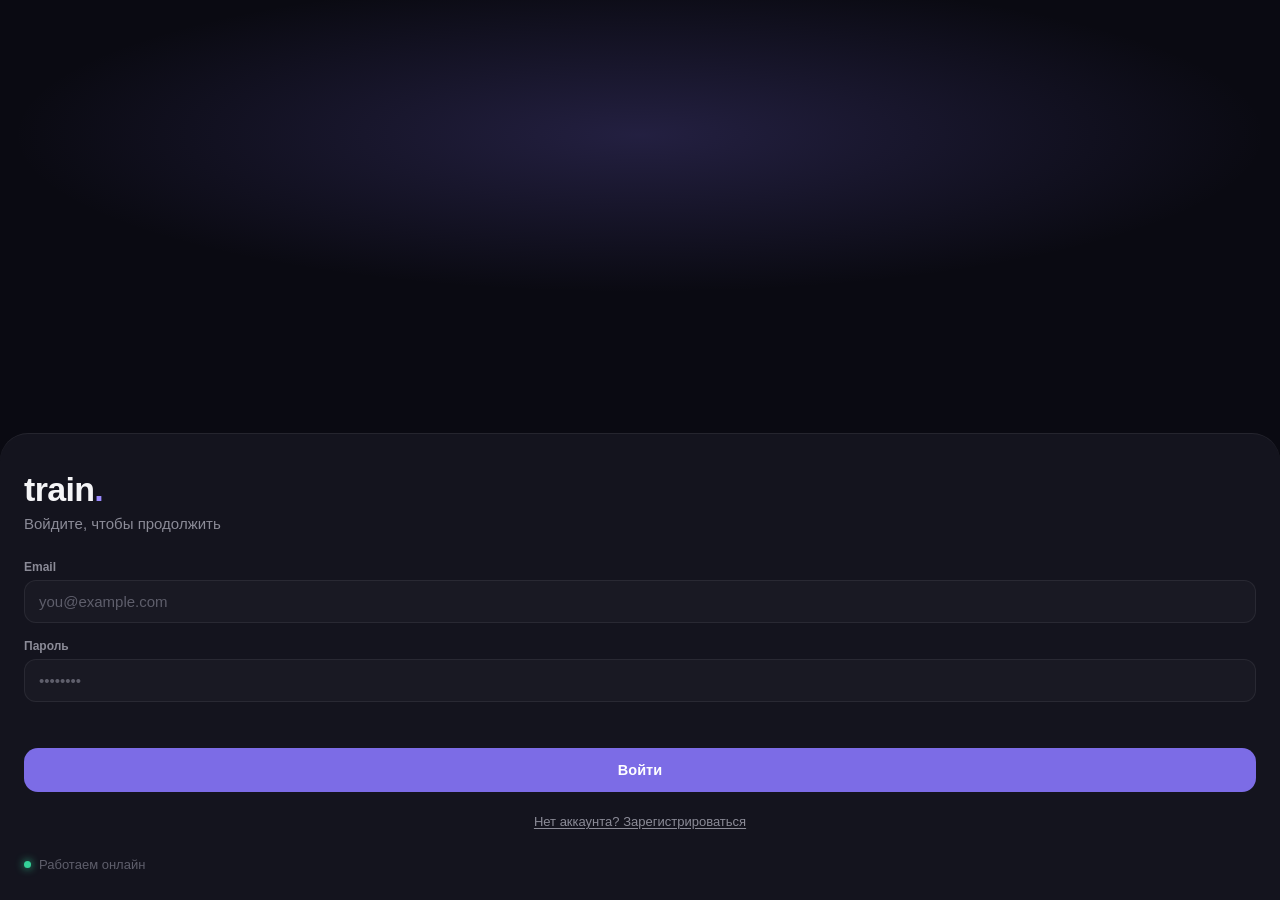
<file: index.html>
<!DOCTYPE html>
<html lang="ru">
<head>
<meta charset="UTF-8">
<meta name="viewport" content="width=device-width, initial-scale=1, viewport-fit=cover, maximum-scale=1">
<meta name="theme-color" content="#0a0a12">
<meta name="apple-mobile-web-app-capable" content="yes">
<meta name="apple-mobile-web-app-status-bar-style" content="black-translucent">
<meta name="apple-mobile-web-app-title" content="train.">
<!-- Манифест НЕ подключаем: на iOS 16.4+ display:standalone из манифеста
     перекрывает apple black-translucent и ломает полноэкранную отрисовку
     (снизу появляется чёрная полоса). Ранняя версия работала идеально именно
     без манифеста — оставляем только apple-мета. -->
<link rel="icon" href="icons/favicon-32.png" sizes="32x32" type="image/png">
<link rel="apple-touch-icon" href="icons/apple-touch-icon.png">
<title>train.</title>
<style>
/* ============ Design tokens ============ */
:root {
  --bg-base: #0a0a12;
  --bg-glow: rgba(124, 108, 230, 0.22);
  --panel: #14141e;
  --panel-raised: #191923;
  --panel-hi: #1e1e2a;
  --border-subtle: rgba(255, 255, 255, 0.07);
  --border-strong: rgba(255, 255, 255, 0.12);

  --text-primary: #f5f5f7;
  --text-secondary: #8b8b97;
  --text-tertiary: #5e5e6b;

  --accent: #7c6ce6;
  --accent-bright: #9c8bff;
  --accent-soft: rgba(124, 108, 230, 0.16);

  --green: #34d399;
  --green-soft: rgba(52, 211, 153, 0.14);
  --red: #f87171;
  --red-soft: rgba(248, 113, 113, 0.14);
  --amber: #fbbf24;
  --grey: #5e5e6b;

  --avatar-dima-bg: #4b3fb0;
  --avatar-dima-fg: #c9c2ff;
  --avatar-natela-bg: #1f3d2e;
  --avatar-natela-fg: #5be8a0;

  --status-online: #34d399;

  --radius-lg: 28px;
  --radius-md: 18px;
  --radius-sm: 12px;

  --safe-top: env(safe-area-inset-top, 0px);
  --safe-bottom: env(safe-area-inset-bottom, 0px);
}

* { box-sizing: border-box; }

html, body {
  margin: 0; padding: 0; height: 100%;
  background: var(--bg-base);
  color: var(--text-primary);
  font-family: -apple-system, BlinkMacSystemFont, "SF Pro Text", "Segoe UI", Roboto, sans-serif;
  -webkit-tap-highlight-color: transparent;
  overscroll-behavior: none;
}

button {
  font-family: inherit;
  border: none; background: none; color: inherit; cursor: pointer;
}
/* Pointer taps may focus controls; only keyboard focus gets an outline. */
:focus:not(:focus-visible) { outline:none; }
button:focus-visible {
  outline: 2px solid var(--accent-bright);
  outline-offset: 2px;
}
input, textarea {
  font-family: inherit;
  border: none; background: none; color: inherit;
  -webkit-appearance: none;
}
input:focus, textarea:focus { outline: none; }
input[type=number]::-webkit-inner-spin-button,
input[type=number]::-webkit-outer-spin-button { -webkit-appearance: none; }
input::placeholder, textarea::placeholder { color: var(--text-tertiary); }

.app {
  /* relative + cover + black-translucent + БЕЗ манифеста. ВАЖНО про высоту:
     на iOS-standalone (cover) 100dvh короче физического экрана (= innerHeight),
     а 100vh = реальная screen.height. Поэтому именно 100vh, иначе снизу
     остаётся полоса фона ~= (screen.height - innerHeight). Проверено зондом на
     устройстве: 100dvh=812, 100vh=screen.height=874. Отступы под статус-бар и
     home-indicator даёт env(safe-area-inset-*). max-width/margin — центровка на ПК. */
  position: relative;
  width: 100%;
  max-width: 480px;
  margin: 0 auto;
  height: 100vh;
  overflow: hidden;
  background: var(--bg-base);
}

/* Экраны шире телефона (ПК, планшет, телефон в ландшафте): приложение занимает
   ВСЁ окно целиком. Портретная вёрстка телефона (≤480px) не затрагивается — там
   max-width:480 и так равен ширине экрана. На ПК это даёт полную ширину, а на
   телефоне в ландшафте — полноэкранный режим: шторки и модалки встают по краям
   реального экрана и остаются достижимыми (см. их max-height/overflow). */
@media (min-width: 481px) {
  body { background: var(--bg-base); }
  .app {
    max-width: none; width: 100%;
    height: 100dvh; margin: 0;
    border-radius: 0; box-shadow: none;
  }
}

.bg-glow {
  position: absolute;
  top: -10%; left: 50%;
  transform: translateX(-50%);
  width: 140%; height: 50%;
  background: radial-gradient(closest-side, var(--bg-glow), transparent 70%);
  pointer-events: none;
  z-index: 0;
}

/* ============ Screens ============ */
.screen {
  position: absolute;
  inset: 0;
  display: flex;
  flex-direction: column;
  opacity: 0;
  pointer-events: none;
  transform: translateY(12px);
  transition: opacity 0.32s ease, transform 0.32s ease;
  z-index: 1;
}
.screen.active {
  opacity: 1;
  pointer-events: auto;
  transform: translateY(0);
}
/* Workout/run screens slide in from the right */
.screen.slide-right {
  transform: translateX(24px);
}
.screen.slide-right.active {
  transform: translateX(0);
}

/* ============ Screen 1: profile select ============ */
.screen-profile { justify-content: flex-end; }

.profile-sheet {
  position: relative; z-index: 1;
  background: var(--panel);
  border-top-left-radius: var(--radius-lg);
  border-top-right-radius: var(--radius-lg);
  border-top: 1px solid var(--border-subtle);
  padding: 36px 24px calc(28px + var(--safe-bottom));
  display: flex; flex-direction: column; gap: 28px;
}

.brand-logo { margin: 0; font-size: 34px; font-weight: 800; letter-spacing: -0.02em; }
.brand-dot { color: var(--accent-bright); }
.subtitle { margin: 6px 0 0; color: var(--text-secondary); font-size: 15px; }

.profile-list { display: flex; flex-direction: column; gap: 12px; }

.profile-card {
  display: flex; align-items: center; gap: 14px;
  padding: 14px;
  background: var(--panel-raised);
  border: 1px solid var(--border-subtle);
  border-radius: var(--radius-md);
  transition: background 0.15s ease, transform 0.15s ease;
  text-align: left; width: 100%;
}
.profile-card:active { transform: scale(0.98); background: #1d1d29; }

.avatar {
  flex: none; width: 48px; height: 48px;
  border-radius: var(--radius-sm);
  display: flex; align-items: center; justify-content: center;
  font-weight: 700; font-size: 18px;
}
.avatar.dima   { background: var(--avatar-dima-bg);   color: var(--avatar-dima-fg); }
.avatar.natela { background: var(--avatar-natela-bg);  color: var(--avatar-natela-fg); }

.profile-info { flex: 1; min-width: 0; }
.profile-name { font-weight: 600; font-size: 16px; }
.profile-meta { color: var(--text-secondary); font-size: 13px; margin-top: 2px; }

.profile-chevron {
  flex: none; width: 32px; height: 32px; border-radius: 10px;
  background: rgba(255,255,255,0.04); border: 1px solid var(--border-subtle);
  display: flex; align-items: center; justify-content: center;
  color: var(--text-secondary);
}
.profile-chevron svg { width: 16px; height: 16px; }

.status-row {
  display: flex; align-items: center; gap: 8px;
  color: var(--text-tertiary); font-size: 13px;
}
.status-dot {
  flex: none;
  width: 7px; height: 7px; border-radius: 50%;
  background: var(--status-online);
  box-shadow: 0 0 8px var(--status-online);
}
.status-dot.offline { background: #6b6b76; box-shadow: none; }
.status-dot.pending { background: var(--amber); box-shadow: 0 0 8px var(--amber); }
.status-dot.error { background: var(--red); box-shadow: 0 0 8px var(--red); }
.settings-sync-status { width: 100%; min-height: 44px; padding: 8px 2px; text-align: left; }
.settings-sync-status:active { opacity: 0.7; }
.settings-sync-status:focus-visible { outline: 2px solid var(--accent-bright); outline-offset: 2px; border-radius: 8px; }

/* ============ Screen 1: вход / регистрация / переключатель профиля ============ */
.auth-form { display: flex; flex-direction: column; gap: 12px; }
.auth-error { color: var(--red); font-size: 13px; min-height: 16px; margin: -4px 0 0; }
.auth-toggle-mode {
  display: block; width: 100%; text-align: center; margin-top: 2px;
  background: none; border: none; color: var(--text-secondary);
  font-size: 13px; padding: 8px 0 0; text-decoration: underline; text-underline-offset: 2px;
}
.auth-toggle-mode:active { color: var(--accent-bright); }
.profile-role-badge {
  font-size: 10.5px; font-weight: 700; text-transform: uppercase; letter-spacing: 0.04em;
  padding: 2px 7px; border-radius: 8px; background: var(--accent-soft); color: var(--accent-bright);
  flex: none;
}
.profile-role-badge.managed { background: rgba(255,255,255,0.05); color: var(--text-tertiary); }
.profile-list-section-title {
  font-size: 12px; font-weight: 700; letter-spacing: 0.08em; text-transform: uppercase;
  color: var(--text-tertiary); margin: 4px 0 -4px;
}
.profile-list-actions { display: flex; gap: 8px; }
.profile-list-actions .btn-chip { flex: 1; justify-content: center; }

/* ============ Screen 2: main menu ============ */
.screen-menu { padding-top: calc(20px + var(--safe-top)); }

/* z-index МЕЖДУ .menu-center (кнопка с кольцами, z-index 1) и .sheet (шторка,
   z-index 3): кольца пульсации проходят ПОД навигацией, а раскрытая шторка —
   НАД ней (перекрывает, как и раньше). */
.menu-top { position: relative; z-index: 2; padding: 0 20px; }

.menu-brand-row {
  display: flex; align-items: center; justify-content: space-between;
  margin-bottom: 14px;
}
.menu-brand-logo { margin: 0; font-size: 19px; font-weight: 800; letter-spacing: -0.02em; }
.menu-brand-and-version { display: flex; align-items: baseline; gap: 6px; }
.menu-version { font-size: 11px; font-weight: 600; color: var(--text-tertiary); }

.profile-chip {
  /* Скрыт (не удалён из DOM — на него ссылается app.js синхронным
     $("profile-chip").addEventListener(...); удаление элемента разбило бы
     загрузку скрипта). Причины скрытия: работал по сути только у тренера,
     дублировал «Сменить профиль» в Настройках — второй путь к тому же экрану
     был лишним. */
  display: none;
  align-items: center; gap: 7px;
  padding: 5px 10px 5px 5px;
  background: var(--panel); border: 1px solid var(--border-subtle);
  border-radius: 20px; color: var(--text-primary);
  transition: background 0.15s ease, transform 0.15s ease;
}
.profile-chip:active { transform: scale(0.96); background: var(--panel-hi); }
.profile-chip-avatar {
  width: 26px; height: 26px; border-radius: 50%;
  font-size: 12px; font-weight: 700;
}
.profile-chip-name { font-size: 13.5px; font-weight: 600; }
.profile-chip svg { color: var(--text-tertiary); flex: none; }

.pill-nav {
  display: flex; gap: 4px;
  background: var(--panel); border: 1px solid var(--border-subtle);
  border-radius: 22px; padding: 6px;
}

.pill {
  flex: 1; padding: 11px 4px 9px;
  background: var(--panel-raised); border-radius: 16px;
  display: flex; flex-direction: column; align-items: center; gap: 5px;
  color: var(--text-secondary);
  transition: background 0.15s ease, transform 0.15s ease, color 0.15s ease;
}
.pill:active { transform: scale(0.95); background: #21212e; }
.pill svg { width: 19px; height: 19px; flex: none; color: var(--text-primary); }
.pill-label { font-size: 10px; font-weight: 600; letter-spacing: 0.01em; line-height: 1; white-space: nowrap; }

.menu-center {
  flex: 1; display: flex; align-items: center; justify-content: center;
  position: relative; z-index: 1;
  /* Кнопка центрируется в свободном пространстве между навигацией и видимой
     «шапкой» свёрнутой шторки. Высоту этой шапки (peek) знает только JS —
     он измеряет её и кладёт в --sheet-peek (см. setupSheetDrag). До первого
     замера используем приблизительный фолбэк. */
  padding-bottom: var(--sheet-peek, calc(116px + var(--safe-bottom)));
}

/* Центральная сцена и полноэкранный выбор тренировки. */
.workout-launcher {
  position:absolute; inset:0 0 var(--sheet-peek, calc(116px + var(--safe-bottom)));
  min-height:220px; isolation:isolate;
  --orb-size:clamp(138px, 37vw, 150px);
  --orb-shift:min(25vw, 108px);
  --strength:#7c6ce6; --run:#34d399;
  --content-left:max(20px, calc((100% - 560px) / 2));
}
.workout-launcher.has-interacted { transition:top 800ms cubic-bezier(.2,.72,.2,1), bottom 800ms cubic-bezier(.2,.72,.2,1); }
.launcher-filter-defs { position:absolute; width:0; height:0; overflow:hidden; }
.launcher-goo { position:absolute; inset:0; pointer-events:none; }
.workout-launcher.is-gooing:not(.launcher-no-goo) .launcher-goo { filter:url(#launcher-goo-filter); }
.launcher-body {
  position:absolute; left:50%; top:50%; width:var(--orb-size); height:var(--orb-size);
  border-radius:50%; background:#11111b; opacity:0;
  transform:translate(-50%,-50%) scale(.72);
  will-change:transform,top,opacity; backface-visibility:hidden;
  transition:left 800ms cubic-bezier(.2,.72,.2,1), top 800ms cubic-bezier(.2,.72,.2,1), transform 800ms cubic-bezier(.2,.72,.2,1), opacity 300ms ease;
}
.launcher-body--main { width:190px; height:190px; opacity:1; transform:translate(-50%,-50%); }
.workout-launcher:not([data-state="idle"]) .launcher-body--main { opacity:0; transform:translate(-50%,-50%) scale(.72); }
.workout-launcher .start-btn {
  position:absolute; left:50%; top:50%; z-index:3;
  transform:translate(-50%,-50%);
  transition:transform 300ms ease, opacity 260ms ease;
}
.workout-launcher .start-btn:active { transform:translate(-50%,-50%) scale(.94); }
.workout-launcher:not([data-state="idle"]) .start-btn { opacity:0; pointer-events:none; transform:translate(-50%,-50%) scale(.72); }
.type-orb {
  position:absolute; left:50%; top:50%; z-index:4;
  width:var(--orb-size); height:var(--orb-size); border-radius:50%;
  display:flex; flex-direction:column; align-items:center; justify-content:center; gap:9px;
  background:rgba(255,255,255,.02); border:1px solid rgba(255,255,255,.06);
  opacity:0; pointer-events:none; isolation:isolate;
  transform:translate(-50%,-50%) scale(.72);
  will-change:transform,top,opacity; backface-visibility:hidden;
  transition:left 800ms cubic-bezier(.2,.72,.2,1), top 800ms cubic-bezier(.2,.72,.2,1), transform 800ms cubic-bezier(.2,.72,.2,1), opacity 300ms ease;
}
.type-orb-icon { width:34px; height:34px; position:relative; z-index:2; }
.type-orb-label { color:#f5f5f7; font-size:13px; font-weight:700; position:relative; z-index:2; }
.type-orb--strength { color:var(--strength); }
.type-orb--run { color:var(--run); }
.type-orb-outline, .launcher-infinity { display:none; }
/* Тот же градиент, маска и свечение, что у главного круга.
   Второй градиент отражён: яркие головы встречаются на внутренних краях
   одновременно, при одинаковом периоде 3.4 секунды. */
.type-orb-ring, .type-orb-glow {
  position:absolute; border-radius:50%; pointer-events:none;
  background:conic-gradient(from 0deg, rgba(124,108,230,0) 0deg, rgba(124,108,230,0) 130deg, rgba(167,150,255,.85) 225deg, #7c6ce6 300deg, #cec4ff 332deg, rgba(124,108,230,0) 360deg);
  -webkit-mask:linear-gradient(#000 0 0) content-box, linear-gradient(#000 0 0);
  mask:linear-gradient(#000 0 0) content-box, linear-gradient(#000 0 0);
  -webkit-mask-composite:xor; mask-composite:exclude;
  animation:orb-clockwise 3.4s linear infinite paused;
}
.type-orb-ring { inset:0; padding:2px; }
.type-orb-glow { inset:-6px; padding:8px; filter:blur(8px); opacity:.7; }
.type-orb--run .type-orb-ring, .type-orb--run .type-orb-glow {
  background:conic-gradient(from 0deg, transparent 0deg, #c6ffe6 28deg, #34d399 60deg, rgba(110,240,195,.85) 135deg, transparent 230deg, transparent 360deg);
  animation-name:orb-counterclockwise;
}
@keyframes orb-clockwise { from { transform:rotate(118deg); } to { transform:rotate(478deg); } }
@keyframes orb-counterclockwise { from { transform:rotate(-118deg); } to { transform:rotate(-478deg); } }
.workout-launcher:not([data-state="idle"]) .type-orb-ring,
.workout-launcher:not([data-state="idle"]) .type-orb-glow { animation-play-state:running; }
.type-orb-pulse {
  position:absolute; inset:0; border:1px solid currentColor; border-radius:50%; pointer-events:none;
  animation:orb-pulse 2s cubic-bezier(.22,.61,.36,1) infinite; opacity:0;
}
.type-orb-pulse--second { animation-delay:-1s; }
@keyframes orb-pulse { from { transform:scale(1); opacity:.18; } to { transform:scale(1.45); opacity:0; } }
.workout-launcher:not([data-state="split"]) .type-orb-pulse { visibility:hidden; }
.workout-launcher[data-state="split"] .type-orb { opacity:1; pointer-events:auto; }
.workout-launcher[data-state="split"] .type-orb--strength,
.workout-launcher[data-state="split"] .launcher-body--strength { opacity:1; transform:translate(calc(-50% - var(--orb-shift)), -50%); }
.workout-launcher[data-state="split"] .type-orb--run,
.workout-launcher[data-state="split"] .launcher-body--run { opacity:1; transform:translate(calc(-50% + var(--orb-shift)), -50%); }
.launcher-return-dots {
  position:absolute; left:50%; top:50%; z-index:5; width:40px; height:56px;
  display:flex; flex-direction:column; align-items:center; justify-content:center; gap:6px;
  transform:translate(-50%,-50%); opacity:0; pointer-events:none;
  transition:opacity 240ms ease;
}
.launcher-return-dots span { width:4.5px; height:4.5px; border-radius:50%; background:rgba(124,108,230,.9); }
.workout-launcher[data-state="split"] .launcher-return-dots { opacity:1; pointer-events:auto; }
.launcher-context {
  position:absolute; left:20px; right:20px; top:16px; text-align:center;
  opacity:0; pointer-events:none; transition:opacity 300ms ease;
}
.launcher-context-date { color:#8b8b97; font-size:11px; }
.launcher-context h2 { margin:8px auto 0; max-width:300px; font-size:25px; line-height:1.12; letter-spacing:-.035em; }
.workout-launcher[data-state="split"] .launcher-context { opacity:1; }
.launcher-week { display:none; }
.workout-launcher[data-state="split"] .launcher-week.has-history {
  position:absolute; left:22px; right:22px; bottom:18px; display:flex; align-items:center; justify-content:space-between; gap:18px; pointer-events:none;
}
.launcher-week-title { font-size:12px; color:#8b8b97; }
.launcher-week-days { display:flex; gap:15px; }
.launcher-week-day { display:grid; justify-items:center; gap:6px; color:#858491; font-size:10px; }
.launcher-week-dot { width:8px; height:8px; border-radius:50%; background:#262630; }
.launcher-week-day.strength .launcher-week-dot { background:#7c6ce6; }
.launcher-week-day.run .launcher-week-dot { background:#34d399; }
.launcher-week-day.both .launcher-week-dot { background:linear-gradient(90deg,#7c6ce6 50%,#34d399 50%); }
.launcher-week-day.today .launcher-week-dot { outline:1px solid #a89aef; outline-offset:3px; }

/* Выбор заполняет весь экран, включая область меню и истории. */
.screen-menu .menu-top { transition:opacity 260ms ease; }
.screen-menu.launcher-selected-screen .menu-top,
.screen-menu.launcher-selected-screen .sheet { opacity:0; pointer-events:none; }
.screen-menu.launcher-selected-screen .menu-center { z-index:4; }
.workout-launcher[data-state="selected"] {
  top:calc(-1 * var(--launcher-screen-top, 124px)); bottom:0;
}
.workout-launcher::before {
  content:""; position:absolute; inset:0; z-index:-1; opacity:0; pointer-events:none;
  background:radial-gradient(ellipse at 50% 34%, rgba(124,108,230,.18), transparent 65%), var(--bg-base);
  transition:opacity 400ms ease;
}
.workout-launcher::after {
  content:""; position:absolute; inset:0; z-index:-1; opacity:0; pointer-events:none;
  background:radial-gradient(ellipse at 50% 34%, rgba(52,211,153,.14), transparent 65%), var(--bg-base);
  transition:opacity 600ms ease;
}
.workout-launcher[data-state="selected"]::before { opacity:1; }
.workout-launcher[data-state="selected"][data-selected="run"]::after { opacity:1; }
.workout-launcher[data-state="selected"] .type-orb { z-index:8; pointer-events:auto; opacity:1; }
.workout-launcher[data-state="selected"][data-selected="strength"] .type-orb--strength,
.workout-launcher[data-state="selected"][data-selected="run"] .type-orb--run,
.workout-launcher[data-state="selected"][data-selected="strength"] .launcher-body--strength,
.workout-launcher[data-state="selected"][data-selected="run"] .launcher-body--run {
  left:50%; top:calc(76px + var(--safe-top)); opacity:1;
  transform:translate(calc(-50% - var(--selected-orb-shift, 137px)),-50%) scale(.52);
}
.workout-launcher[data-state="selected"][data-selected="strength"] .type-orb--run,
.workout-launcher[data-state="selected"][data-selected="run"] .type-orb--strength,
.workout-launcher[data-state="selected"][data-selected="strength"] .launcher-body--run,
.workout-launcher[data-state="selected"][data-selected="run"] .launcher-body--strength {
  left:50%; top:calc(76px + var(--safe-top)); opacity:1;
  transform:translate(calc(-50% + var(--selected-orb-shift, 137px)),-50%) scale(.52);
}
.workout-launcher[data-state="selected"] .type-orb-label { display:none; }
.launcher-selection {
  position:absolute; inset:0; z-index:6; padding:calc(30px + var(--safe-top)) var(--content-left) calc(22px + var(--safe-bottom));
  display:grid; grid-template-rows:112px minmax(0,1fr) 62px; gap:12px;
  opacity:0; visibility:hidden; pointer-events:none;
  transition:opacity 280ms ease, visibility 0s 280ms;
}
.workout-launcher[data-state="selected"] .launcher-selection { opacity:1; visibility:visible; pointer-events:auto; transition:opacity 300ms ease 180ms; }
.launcher-selection-header { min-width:0; }
.launcher-selected-orb, .launcher-other-orb { display:none; }
.launcher-selection-heading { padding:22px 76px 0; text-align:center; opacity:1; transform:translateY(0); transition:opacity 300ms cubic-bezier(.2,.7,.2,1), transform 300ms cubic-bezier(.2,.7,.2,1); }
.launcher-selection.is-switching .launcher-selection-heading { opacity:0; transform:translateY(2px); }
.launcher-selection-heading h2 { margin:0; font-size:clamp(25px,7vw,31px); line-height:1.1; letter-spacing:-.035em; }
.launcher-selection-heading p { margin:8px 0 0; color:#8b8b97; font-size:12px; line-height:1.4; }
.launcher-options { width:100%; min-width:0; min-height:0; overflow-x:hidden; overflow-y:auto; overscroll-behavior:contain; touch-action:auto; scrollbar-width:none; opacity:1; transition:opacity 220ms ease; }
.launcher-options::-webkit-scrollbar { display:none; }
.launcher-options.is-refreshing { opacity:0; }
.launcher-section { margin-top:22px; }
.launcher-section-title { margin:0 2px 10px; font-size:12px; font-weight:700; letter-spacing:.06em; color:#8b8b97; text-transform:uppercase; }
.launcher-option {
  display:flex; align-items:center; gap:10px; width:100%; min-height:90px; margin-bottom:10px; padding:16px;
  background:rgba(16,16,25,.86); border:1px solid rgba(159,155,186,.15); border-radius:23px; text-align:left;
  transition:border-color 200ms ease, background 200ms ease;
}
.launcher-option--empty { min-height:74px; border-style:dashed; background:transparent; }
.launcher-option.is-selected:not(.launcher-option--empty), .launcher-template-card.is-selected { border-color:var(--selected-color); background:color-mix(in srgb,var(--selected-color) 9%,#101019); }
.launcher-option-mark { display:none; }
.launcher-option-copy { min-width:0; flex:1; }
.launcher-option-copy b { display:block; font-size:16px; font-weight:700; }
.launcher-option-copy small { display:block; margin-top:5px; color:#8b8b97; font-size:13px; }
.launcher-option-exercises { display:block; margin-top:10px; color:#777584; font-size:12px; overflow:hidden; white-space:nowrap; text-overflow:ellipsis; }
.launcher-option-plus { font-size:28px; color:var(--selected-color); }
.launcher-option-date { align-self:flex-start; font-size:11px; color:#8b8b97; white-space:nowrap; }
.launcher-run-bars { display:none; }
.launcher-template-grid { display:grid; grid-template-columns:repeat(2,minmax(0,1fr)); gap:10px; }
.launcher-template-card { position:relative; overflow:hidden; min-height:85px; padding:16px; border-radius:23px; text-align:left; background:#101019; border:1px solid rgba(159,155,186,.15); }
.launcher-template-card::before { content:""; position:absolute; width:90px; height:90px; top:-55px; right:-25px; border-radius:50%; background:var(--selected-color); filter:blur(24px); opacity:.28; }
.launcher-template-card b { display:block; font-size:16px; }
.launcher-template-card small { display:block; margin-top:12px; font-size:13px; color:#8b8b97; }
.launcher-start-choice { width:100%; align-self:end; height:56px; border-radius:22px; color:#080810; background:var(--selected-color); font-size:17px; font-weight:800; box-shadow:0 8px 30px color-mix(in srgb,var(--selected-color) 22%,transparent); transition:background 500ms ease; }
.launcher-selection--strength-cards {
  grid-template-rows:108px minmax(0,1fr); gap:10px;
  padding-top:calc(26px + var(--safe-top)); padding-bottom:calc(14px + var(--safe-bottom));
}
.launcher-selection--strength-cards .launcher-start-choice { display:none; }
.launcher-strength-empty {
  width:100%; min-height:70px; padding:12px 15px; border:1px dashed #3d3c55; border-radius:20px;
  display:flex; align-items:center; justify-content:space-between; gap:12px; text-align:left;
  background:transparent; color:var(--text-primary); transition:border-color .16s ease, transform .12s ease;
}
.launcher-strength-empty:active { transform:scale(.985); border-color:var(--selected-color); }
.launcher-strength-empty span { min-width:0; }
.launcher-strength-empty b { display:block; font-size:17px; font-weight:650; }
.launcher-strength-empty small { display:block; margin-top:5px; color:#9c9bae; font-size:13px; }
.launcher-strength-empty i { flex:none; color:var(--selected-color); font-size:28px; line-height:1; font-style:normal; }
.launcher-empty-state {
  width:100%; min-height:104px; padding:16px; border:1px dashed #343348; border-radius:20px;
  display:flex; align-items:center; gap:13px; color:var(--text-primary); text-align:left; background:rgba(15,15,24,.38);
}
button.launcher-empty-state:active { transform:scale(.99); border-color:var(--selected-color); }
.launcher-empty-state-mark {
  flex:none; width:38px; height:38px; border-radius:14px; display:grid; place-items:center;
  color:var(--selected-color); background:color-mix(in srgb,var(--selected-color) 12%,#171621); font-size:23px; font-style:normal;
}
.launcher-empty-state-copy { min-width:0; }
.launcher-empty-state-copy b { display:block; font-size:16px; line-height:1.25; }
.launcher-empty-state-copy small { display:block; margin-top:6px; color:#9291a2; font-size:13px; line-height:1.4; }
.launcher-selection--strength-cards .launcher-section { margin-top:18px; }
.launcher-selection--strength-cards .launcher-section-title { margin:0 4px 8px; letter-spacing:.14em; font-weight:600; }
.launcher-section-heading-row { margin:0 4px 8px; display:flex; align-items:center; gap:10px; }
.launcher-selection--strength-cards .launcher-section-heading-row .launcher-section-title { flex:1; margin:0; }
.template-carousel-dots { display:flex; align-items:center; gap:4px; }
.template-carousel-dots i { width:4px; height:4px; border-radius:4px; background:#3a3950; transition:width .18s ease,background .18s ease; }
.template-carousel-dots i.active { width:14px; background:var(--template-carousel-accent,#9d93f0); }
.launcher-carousel-dots { --template-carousel-accent:var(--selected-color); }
.compact-carousel-dots { display:flex; align-items:center; justify-content:flex-end; gap:5px; height:4px; pointer-events:none; }
.compact-carousel-dots[hidden] { display:none; }
.compact-carousel-dots span { display:block; width:4px; height:4px; border-radius:4px; background:color-mix(in srgb,var(--text-tertiary) 35%,transparent); transition:width .18s,background .18s; }
.compact-carousel-dots span.is-active { width:12px; background:var(--compact-carousel-accent,var(--accent-bright)); }
@media(prefers-reduced-motion:reduce) { .compact-carousel-dots span { transition:none; } }

.template-carousel {
  display:flex; align-items:flex-start; gap:10px; overflow-x:auto; overflow-y:hidden;
  overscroll-behavior-x:contain; touch-action:pan-x pan-y pinch-zoom; scroll-snap-type:x mandatory;
  scrollbar-width:none; transition:height .2s ease; -webkit-overflow-scrolling:touch;
}
.template-carousel::-webkit-scrollbar { display:none; }
.template-carousel > * { scroll-snap-stop:always; }
.launcher-cards-carousel {
  width:100%; max-width:100%; min-width:0; margin:0; padding:0; scroll-padding-inline:0;
  /* Карточка уже сама плавно меняет высоту. Вторая transition у контейнера
     заставляла нижние секции догонять её с задержкой. */
  transition:none;
}
.launcher-cards-carousel > * { scroll-snap-align:start; }
.launcher-cards-carousel::after { content:""; flex:0 0 1px; }
.launcher-detail-card {
  width:100%; padding:14px 16px; border-radius:20px; background:#12111c; border:1px solid #26253a;
  color:var(--text-primary); cursor:pointer; outline:none; text-align:left;
}
.launcher-detail-card:focus-visible { border-color:var(--selected-color); box-shadow:0 0 0 2px color-mix(in srgb,var(--selected-color) 22%,transparent); }
.launcher-detail-card--template {
  width:100%; min-width:0; flex:0 0 100%; max-width:none; min-height:105px; align-self:flex-start; scroll-snap-align:start;
  background:linear-gradient(225deg,#26224a 0%,#12111c 55%);
}
.workout-launcher[data-selected="run"] .launcher-detail-card--template {
  background:linear-gradient(225deg,#17342c 0%,#111b19 55%); border-color:#23433a;
}
.launcher-selection--strength-cards .launcher-detail-card { padding:12px 15px; }
.launcher-history-cards { display:flex; flex-direction:column; gap:9px; }
.launcher-card-top { display:flex; align-items:center; gap:8px; }
.launcher-detail-card:not(.is-open) .launcher-card-top h3 {overflow:hidden;text-overflow:ellipsis;white-space:nowrap}
.launcher-card-top h3 { flex:1; min-width:0; margin:0; font-size:17px; line-height:1.25; font-weight:650; }
.launcher-card-chevron { flex:none; width:32px; height:32px; margin:-6px -6px -6px 0; padding:6px; display:grid; place-items:center; color:#8a8a9c; border-radius:50%; transition:transform .2s ease, background .15s ease; }
.launcher-card-chevron:active { background:rgba(255,255,255,.06); }
.launcher-card-chevron svg, .launcher-card-stats svg, .launcher-card-actions svg { width:100%; height:100%; fill:none; stroke:currentColor; stroke-width:1.8; stroke-linecap:round; stroke-linejoin:round; }
.launcher-detail-card.is-open .launcher-card-chevron { transform:rotate(180deg); }
.launcher-card-tags { display:flex; gap:6px; max-width:100%; margin-top:10px; overflow-x:auto; overflow-y:hidden; scrollbar-width:none; -webkit-overflow-scrolling:touch; -webkit-mask-image:linear-gradient(90deg,#000 92%,transparent); mask-image:linear-gradient(90deg,#000 92%,transparent); }
.launcher-card-tags::-webkit-scrollbar { display:none; }
.launcher-card-tags span { flex:none; padding:4px 9px; border-radius:10px; background:#26224a; color:#b9b2ff; font-size:12px; white-space:nowrap; }
.workout-launcher[data-selected="run"] .launcher-card-tags span { background:#15382f; color:#7aebc1; }
.launcher-card-stats { display:flex; align-items:center; flex-wrap:wrap; gap:7px 14px; margin-top:12px; max-height:44px; opacity:1; overflow:hidden; color:#9c9bae; font-size:13px; transition:max-height 260ms cubic-bezier(.2,.7,.2,1), margin 260ms cubic-bezier(.2,.7,.2,1), opacity 160ms ease; }
.launcher-card-stats span { display:inline-flex; align-items:center; gap:5px; white-space:nowrap; }
.launcher-card-stats svg { width:15px; height:15px; color:#7d7c90; }
.launcher-card-expanded { display:grid; grid-template-rows:0fr; opacity:0; transition:grid-template-rows 320ms cubic-bezier(.2,.72,.2,1), opacity 220ms ease; }
.launcher-card-expanded-inner { min-height:0; overflow:hidden; }
.launcher-detail-card.is-open .launcher-card-expanded { grid-template-rows:1fr; opacity:1; }
.launcher-card-exercises { margin-top:10px; padding-top:6px; border-top:1px solid #26253a; }
.launcher-card-exercise { display:flex; align-items:baseline; gap:10px; min-height:35px; padding:7px 0; border-bottom:1px solid #1d1c2c; }
.launcher-card-exercise:last-child { border-bottom:0; }
.launcher-card-exercise span { width:14px; flex:none; color:#7d7c90; font-size:12px; font-weight:400; }
.launcher-card-exercise b { min-width:0; flex:1; color:#e4e3f0; font-size:14px; font-weight:500; line-height:1.25; }
.launcher-card-exercise em { flex:none; color:#9c9bae; font-size:13px; font-style:normal; white-space:nowrap; }
.launcher-card-actions { display:flex; gap:8px; margin-top:10px; }
.launcher-card-actions button { height:44px; display:flex; align-items:center; justify-content:center; border-radius:22px; }
.launcher-card-primary { flex:1; gap:7px; background:var(--selected-color); color:#090812; font-size:16px; font-weight:750; }
.launcher-card-primary svg { width:19px; height:19px; stroke-width:2; }
.launcher-card-secondary { width:44px; flex:none; border:1px solid #3d3c55; color:#d6d5e4; }
.launcher-card-secondary svg { width:20px; height:20px; }
.launcher-card-actions button:active { transform:scale(.96); }
.launcher-run-metrics { display:grid; grid-template-columns:repeat(2,minmax(0,1fr)); gap:8px; margin-top:10px; }
.launcher-run-metric { min-width:0; padding:10px 11px; border-radius:14px; background:#181722; }
.launcher-run-metric small { display:block; color:#777687; font-size:10px; font-weight:700; letter-spacing:.08em; text-transform:uppercase; }
.launcher-run-metric b { display:block; margin-top:5px; overflow:hidden; color:#e8e7ef; font-size:14px; font-weight:650; white-space:nowrap; text-overflow:ellipsis; }
.launcher-templates-more {
  flex:0 0 50%; min-height:105px; align-self:flex-start; padding:12px; border:1px dashed #3d3c55; border-radius:20px;
  display:flex; flex-direction:column; align-items:center; justify-content:center; scroll-snap-align:start; text-align:center; color:var(--text-primary);
}
.launcher-templates-more b { font-size:15px; line-height:1.15; }
.launcher-templates-more i { margin-top:8px; color:var(--selected-color); font-size:20px; line-height:1; font-style:normal; }
.workout-launcher[data-state="launching"] .type-orb { opacity:0; }
.app.launcher-strength .bg-glow { --bg-glow:rgba(124,108,230,.26); }
.app.launcher-run .bg-glow { --bg-glow:rgba(52,211,153,.21); }
.bg-glow { transition:background 600ms ease; }
@media (max-height:660px) {
  .launcher-context { top:5px; } .launcher-context h2 { font-size:20px; }
  .launcher-selection { padding-top:calc(12px + var(--safe-top)); grid-template-rows:100px minmax(0,1fr) 54px; gap:6px; }
  .launcher-selection--strength-cards { grid-template-rows:88px minmax(0,1fr); padding-bottom:calc(8px + var(--safe-bottom)); }
  .launcher-selection--strength-cards .launcher-strength-empty { min-height:60px; padding-top:8px; padding-bottom:8px; }
  .launcher-selection--strength-cards .launcher-section { margin-top:11px; }
  .launcher-selection--strength-cards .launcher-section-title { margin-bottom:5px; }
  .launcher-selection--strength-cards .launcher-detail-card { padding-top:9px; padding-bottom:9px; }
  .launcher-selection--strength-cards .launcher-card-tags { margin-top:6px; }
  .launcher-selection--strength-cards .launcher-card-stats { margin-top:7px; }
  .launcher-detail-card--template { min-height:92px; }
  .launcher-templates-more { min-height:92px; }
}
@media (max-width:390px) {
  .launcher-selection--strength-cards { padding-left:16px; padding-right:16px; }
  .launcher-selection--strength-cards .launcher-selection-heading { padding-left:70px; padding-right:70px; }
  .launcher-detail-card--template { flex-basis:100%; }
  .launcher-templates-more { flex-basis:50%; }
}
@media (prefers-reduced-motion:reduce) {
  .workout-launcher, .type-orb, .launcher-body { transition-property:opacity !important; transition-duration:180ms !important; }
  .workout-launcher .launcher-goo { filter:none !important; }
  .type-orb-ring, .type-orb-glow, .type-orb-pulse, .start-neon-ring, .start-neon-glow { animation:none !important; }
}
/* ── Центральная кнопка (покой + активная тренировка) ── */
.start-btn {
  position: relative;
  width: 190px; height: 190px;
  border-radius: 50%;
  background: rgba(255,255,255,0.02);
  border: 1px solid rgba(255,255,255,0.06);
  display: flex; align-items: center; justify-content: center;
  isolation: isolate;
  transition: transform 0.15s ease;
}
.start-btn:active { transform: scale(0.94); }

/* Неоновая рамка, переливающаяся по кругу: конический градиент с яркой дугой,
   обрезанный маской до тонкой окантовки и вращающийся. Под ним — размытая копия
   (сияние). Фиолетовая в покое, зелёная при активной тренировке. */
.start-neon-ring, .start-neon-glow {
  position: absolute; border-radius: 50%; pointer-events: none;
  background: conic-gradient(from 0deg,
     rgba(124,108,230,0)    0deg,
     rgba(124,108,230,0)    130deg,
     rgba(167,150,255,0.85) 225deg,
     rgba(124,108,230,1)    300deg,
     rgba(206,196,255,1)    332deg,
     rgba(124,108,230,0)    360deg);
  animation: start-neon-spin 3.4s linear infinite;
  animation-play-state: paused;
  will-change: transform;
}
.screen-menu.active .start-neon-ring,
.screen-menu.active .start-neon-glow { animation-play-state: running; }
.start-btn.neon-restart .start-neon-ring,
.start-btn.neon-restart .start-neon-glow { animation: none; }
/* Маска «кольцо»: заполненный градиент минус его же внутренняя часть → остаётся
   только окантовка толщиной padding. */
.start-neon-ring {
  inset: 0; padding: 2px;
  -webkit-mask: linear-gradient(#000 0 0) content-box, linear-gradient(#000 0 0);
          mask: linear-gradient(#000 0 0) content-box, linear-gradient(#000 0 0);
  -webkit-mask-composite: xor; mask-composite: exclude;
}
.start-neon-glow {
  inset: -6px; padding: 8px;
  -webkit-mask: linear-gradient(#000 0 0) content-box, linear-gradient(#000 0 0);
          mask: linear-gradient(#000 0 0) content-box, linear-gradient(#000 0 0);
  -webkit-mask-composite: xor; mask-composite: exclude;
  filter: blur(8px); opacity: 0.7;
}
@keyframes start-neon-spin { to { transform: rotate(360deg); } }
.start-btn.active-workout .start-neon-ring,
.start-btn.active-workout .start-neon-glow {
  background: conic-gradient(from 0deg,
     rgba(52,211,153,0)     0deg,
     rgba(52,211,153,0)     130deg,
     rgba(110,240,195,0.85) 225deg,
     rgba(52,211,153,1)     300deg,
     rgba(198,255,230,1)    332deg,
     rgba(52,211,153,0)     360deg);
}

/* Пульсирующие кольца (движение/пульсация — как раньше) */
.start-pulse-ring {
  position: absolute; border-radius: 50%; pointer-events: none;
  border: 1px solid rgba(124,108,230,0.35);
  top: 50%; left: 50%;
  width: 100%; height: 100%;
  transform: translate(-50%,-50%);
}
.start-btn.active-workout .start-pulse-ring {
  border-color: rgba(52,211,153,0.35);
}

/* Двоеточие и таймер */
.start-timer {
  position: relative; z-index: 2;
  display: flex; align-items: center; justify-content: center;
  gap: 2px;
}
.start-timer-num {
  font-size: 28px; font-weight: 700; color: #fff;
  font-variant-numeric: tabular-nums; letter-spacing: -0.01em; line-height: 1;
}
.start-colon {
  display: flex; flex-direction: column; align-items: center;
  gap: 5px; padding: 0 1px;
}
.start-colon-dot {
  width: 4.5px; height: 4.5px; border-radius: 50%;
  background: rgba(124,108,230,0.9);
  transition: background 0.4s ease;
}
.start-btn.active-workout .start-colon-dot { background: rgba(52,211,153,0.95); }

/* Больше часа: кнопку НЕ растягиваем (капсула ломала орбиту и анимацию) —
   уменьшаем шрифт, чтобы Ч:ММ:СС поместилось в тот же круг. */
/* После часа таймер показывает Ч:ММ (без секунд) — тот же формат «две цифры»,
   что и ММ:СС, поэтому отдельного размера для «>1ч» больше не нужно. */

/* ============ Bottom sheet (history) ============ */
.sheet {
  position: absolute; left: 0; right: 0; bottom: 0; z-index: 3;
  /* Высота подстраивается под содержимое (шапка + превью истории), а не
     зашита в 78dvh — раскрытая шторка садится ровно по контенту, как на
     макете, без пустого «хвоста» внизу. Сверху ограничена, чтобы на низких
     экранах превратиться в прокручиваемую. */
  height: auto;
  max-height: 86dvh;
  background: var(--panel);
  border-top-left-radius: var(--radius-lg); border-top-right-radius: var(--radius-lg);
  border-top: 1px solid var(--border-subtle);
  box-shadow: 0 -8px 30px rgba(0,0,0,0.35);
  /* Стартовый «пик» до того, как JS пересчитает точную позицию по высоте
     карточки. JS сразу перекрывает это inline-трансформом (см. setupSheetDrag). */
  transform: translateY(calc(100% - 116px - var(--safe-bottom)));
  transition: transform 0.32s cubic-bezier(0.22, 1, 0.36, 1);
  display: flex; flex-direction: column;
}
.sheet.dragging { transition: none; }
/* no-anim — мгновенная установка позиции без анимации: используется при
   первичном позиционировании и при программном пересчёте (reposition),
   чтобы шторка не «выезжала» на старте экрана (см. п.6). */
.sheet.no-anim { transition: none; }
.sheet.expanded { transform: translateY(0); }

.sheet-drag-area {
  flex: none; padding: 10px 20px 14px;
  touch-action: none; cursor: grab;
}
.sheet-handle { width: 36px; height: 4px; border-radius: 2px; background: var(--border-strong); margin: 0 auto 14px; }
.sheet-header { display: flex; align-items: center; justify-content: space-between; }
.sheet-title { font-size: 12.5px; font-weight: 700; letter-spacing: 0.12em; color: var(--text-secondary); text-transform: uppercase; }
.sheet-badge {
  min-width: 22px; height: 22px; padding: 0 7px; border-radius: 11px;
  background: var(--accent-soft); color: var(--accent-bright);
  font-size: 12px; font-weight: 700;
  display: flex; align-items: center; justify-content: center;
}


.sheet-body {
  flex: 1; min-height: 0; overflow-y: auto;
  padding: 4px 20px calc(24px + var(--safe-bottom));
  -webkit-overflow-scrolling: touch;
}

.empty-state { color: var(--text-tertiary); font-size: 14px; line-height: 1.5; padding-top: 18px; }
.hidden { display: none !important; }

/* Обёртка для свайпа-удаления: под карточкой — красная зона «Удалить» */
.history-item-wrap {
  position: relative; overflow: hidden; border-radius: var(--radius-md);
  margin-bottom: 10px; -webkit-user-select: none; user-select: none;
}
.history-item-delete {
  position: absolute; inset: 0; z-index: 0;
  display: flex; align-items: center; justify-content: flex-end; gap: 6px;
  padding-right: 18px; border-radius: var(--radius-md);
  background: var(--red); color: #fff; font-size: 13px; font-weight: 700; opacity: 0;
  transition: opacity 0.12s ease;
}
.history-item-delete svg { width: 17px; height: 17px; }
.history-item-wrap.swiping .history-item-delete { opacity: 0.9; }
.history-item-wrap.will-delete .history-item-delete { opacity: 1; }

.history-item {
  display: flex; align-items: center; gap: 12px;
  padding: 14px; border-radius: var(--radius-md);
  background: var(--panel-raised); border: 1px solid var(--border-subtle);
  cursor: pointer; position: relative; z-index: 1; touch-action: pan-y;
  transition: background 0.15s ease, transform 0.12s ease;
}
.history-item:active { transform: scale(0.985); }
/* Заливка по типу тренировки — в стилистике карточек статистики (.s-card-blue/green).
   Тинт накладываем поверх непрозрачной чёрной подложки (--bg-base), а не просто
   полупрозрачным цветом: так ячейка выглядит одинаково на любом фоне (в шторке на
   чёрном и в модалке на сером), а не зависит от того, что под ней. */
.history-item--strength {
  background: linear-gradient(rgba(124, 108, 230, 0.06), rgba(124, 108, 230, 0.06)), var(--bg-base);
  border-color: rgba(124, 108, 230, 0.22);
}
.history-item--run {
  background: linear-gradient(rgba(52, 211, 153, 0.05), rgba(52, 211, 153, 0.05)), var(--bg-base);
  border-color: rgba(52, 211, 153, 0.18);
}
.history-item-body { flex: 1; min-width: 0; }
.history-item-label { display: block; font-size: 14.5px; font-weight: 600; }
#history-body .history-item-label, #history-body .history-item-meta { overflow:hidden; text-overflow:ellipsis; white-space:nowrap; }
.history-item-meta { display: block; font-size: 12.5px; color: var(--text-secondary); margin-top: 2px; }
.history-item-trainer-tag { color: var(--accent-bright); }
.history-item-right { flex: none; text-align: right; }
.history-item-date { display: block; font-size: 12px; color: var(--text-tertiary); }
.history-item-dur { display: block; margin-top: 1px; font-size: 11.5px; color: var(--text-tertiary); }

/* Скелетон-карточка превью: та же высота/чрома, что у реальной, но с шиммером —
   удерживает «пик» шторки на месте, пока подгружается последняя тренировка. */
.history-item--skeleton { cursor: default; pointer-events: none; margin-bottom: 8px; }
.history-item--skeleton:active { transform: none; }
.sk-line {
  display: block; height: 12px; border-radius: 6px;
  background: linear-gradient(90deg, var(--panel-hi) 25%, var(--border-subtle) 37%, var(--panel-hi) 63%);
  background-size: 400% 100%; animation: sk-shimmer 1.4s ease infinite;
}
.sk-line-label { width: 55%; height: 14px; margin-bottom: 8px; }
.sk-line-meta  { width: 38%; height: 11px; }
.sk-line-date  { width: 46px; height: 11px; margin-left: auto; }
@keyframes sk-shimmer { from { background-position: 100% 0; } to { background-position: 0 0; } }
@media (prefers-reduced-motion: reduce) { .sk-line { animation: none; } }

/* Кнопка перехода на полный экран «История» (под превью в шторке) */
.history-all-btn {
  display: flex; align-items: center; justify-content: center; gap: 8px;
  width: 100%; margin-top: 2px; padding: 13px;
  border-radius: var(--radius-md);
  background: var(--panel-raised); border: 1px solid var(--border-subtle);
  color: var(--text-secondary); font-size: 14px; font-weight: 600;
  transition: background 0.15s ease, transform 0.12s ease;
}
.history-all-btn:active { transform: scale(0.985); background: var(--panel-hi); }
.history-all-btn svg { width: 16px; height: 16px; color: var(--text-tertiary); flex: none; }
.history-all-count {
  min-width: 20px; height: 20px; padding: 0 6px; border-radius: 10px;
  background: var(--accent-soft); color: var(--accent-bright);
  font-size: 11.5px; font-weight: 700;
  display: inline-flex; align-items: center; justify-content: center;
}

/* ============ Modals ============ */
.modal-backdrop {
  position: fixed; inset: 0;
  background: rgba(5, 5, 10, 0.6); backdrop-filter: blur(6px);
  display: flex; align-items: center; justify-content: center;
  z-index: 10;
  opacity: 0; pointer-events: none;
  transition: opacity 0.2s ease;
  padding: 24px;
}
.modal-backdrop.open { opacity: 1; pointer-events: auto; }
.modal-backdrop { overflow: hidden; }

.modal {
  width: 100%; max-width: 340px;
  background: var(--panel); border: 1px solid var(--border-subtle);
  border-radius: var(--radius-lg); padding: 22px;
  display: flex; flex-direction: column; gap: 10px;
  transform: scale(0.94) translateY(8px);
  transition: transform 0.2s ease;
  /* На низких экранах (телефон в ландшафте) модалка может быть выше вьюпорта —
     ограничиваем высоту и прокручиваем содержимое внутри, иначе верх/низ
     обрезаются и кнопки недостижимы. */
  max-height: calc(100dvh - 48px);
  overflow-y: auto; -webkit-overflow-scrolling: touch;
}
.modal-backdrop.open .modal { transform: scale(1) translateY(0); }
.modal-title { margin: 2px 0 8px; font-size: 18px; font-weight: 700; text-align: center; }
.settings-panel { max-width: 704px; padding: 16px; gap: 0; background: #101017; border-color: #292936; border-radius: 24px; overflow: hidden; }
.settings-modal-header { display: flex; align-items: center;
  flex: none; gap: 10px; margin: 0 0 14px; padding: 0; min-height: 44px; background: #101017;
  border-radius: 24px 24px 0 0; }
.settings-modal-header .modal-title { flex: 1; min-width: 0; margin: 0; text-align: left; font-size: 20px; font-weight: 600; }
.modal-close-icon { width: 44px; height: 44px; flex: none; display: grid; place-items: center;
  color: var(--text-secondary); font-size: 28px; border-radius: 50%; }
.modal-close-icon:active { background: var(--panel-raised); }
.settings-modal-header .modal-close-icon { background: #181821; }
.settings-modal-header .modal-close-icon svg { width: 20px; height: 20px; }
.settings-pages { position: relative; min-height: 0; overflow: hidden auto; overscroll-behavior: contain;
  transition: height 230ms ease-out; flex: 0 1 auto; }
.settings-page { display: flex; flex-direction: column; gap: 10px; min-width: 0; }
.settings-page[hidden], .settings-modal-header [hidden] { display: none !important; }
.settings-page:not(#settings-home) { min-height: 306px; }
#settings-home { gap: 0; }
.settings-page-leaving { position: absolute; top: 0; left: 0; width: 100%; pointer-events: none; }
.settings-subitem { display: flex; align-items: center; gap: 12px; width: 100%; min-height: 72px;
  padding: 12px; border-radius: 16px; background: #181821; text-align: left; }
.settings-subitem:active { background: #22212f; }
.settings-subitem .modal-option-icon { width: 40px; height: 40px; padding: 10px; border-radius: 12px; background: #24203f; }
.settings-item-text { min-width: 0; display: grid; gap: 3px; }
.settings-item-text strong { font-size: 15px; font-weight: 600; }
.settings-item-text small { font-size: 12px; line-height: 1.4; color: #9292a6; }
.settings-description { margin: 0 2px 4px; font-size: 13px; line-height: 1.5; color: #a0a0b4; }
.settings-warning { display: flex; align-items: flex-start; gap: 10px; margin: auto 0 0; padding: 12px;
  border: 1px solid #3b3267; background: #191823; border-radius: 14px; color: #a0a0b4; font-size: 12px; line-height: 1.5; }
.settings-warning svg { flex: none; width: 18px; height: 18px; color: #ad9cff; }
.personal-fields { display: grid; grid-template-columns: repeat(6, minmax(0, 1fr)); gap: 8px; }
.personal-field { grid-column: span 2; min-width: 0; display: flex; flex-direction: column; gap: 3px;
  padding: 10px 12px; border: 1px solid #292936; border-radius: 14px; background: #181821; }
.personal-field-wide { grid-column: span 3; }
.personal-field:focus-within { border-color: #9381ff; }
.personal-field span { color: #818196; font-size: 12px; }
.personal-field input { width: 100%; min-width: 0; padding: 0; border: 0; outline: none; background: transparent;
  color: var(--text-primary); font: inherit; font-size: 16px; font-weight: 600; }
.personal-save { width: 100%; min-height: 46px; border-radius: 14px; background: var(--accent); font-size: 16px; font-weight: 600; }
.personal-save:disabled { opacity: .45; }
#personal-data-form { display: grid; gap: 12px; }
#personal-data-form .auth-error { margin: 0; min-height: 0; }
#personal-data-form .auth-error:empty { display: none; }
.personal-delete-slot:not(:empty) { margin-top: auto; padding-top: 16px; border-top: 1px solid #292936; }
.personal-delete-slot .modal-option.danger { justify-content: flex-start; border: 0; background: transparent; padding: 8px 4px; font-size: 14px; }
@media (prefers-reduced-motion: reduce) { .settings-pages { transition: none; } }
.settings-panel .settings-sync-status { padding: 4px; margin: 2px 0 10px; min-height: 28px; color: #9292a6; font-size: 14px; }
.settings-sync-cards { display: grid; grid-template-columns: minmax(0, 1fr) minmax(0, 1fr); gap: 10px; flex: none; }
.settings-sync-card { display: flex; flex-direction: column; align-items: flex-start; gap: 8px; text-align: left;
  padding: 14px 12px; border-radius: 15px; background: #201d3b; border: 1px solid #3b3267; min-width: 0; }
.settings-sync-card .modal-option-icon { width: 22px; height: 22px; color: #ad9cff; }
.settings-sync-card > span:last-of-type { font-size: 16px; font-weight: 600; }
.settings-sync-card small { color: #9292a6; font-size: 13px; line-height: 1.35; }
.settings-sync-card:active { background: #2b254c; }
.settings-section-title { margin: 18px 4px 6px; font-size: 13px; font-weight: 500; color: #818196; }
.settings-list { border-radius: 15px; padding: 0 12px; background: #181821; flex: none; }
.settings-list-row { width: 100%; display: flex; align-items: center; gap: 12px; min-height: 48px;
  padding: 12px 4px; text-align: left; font-size: 15px; font-weight: 500; }
.settings-list-row + .settings-list-row { border-top: 1px solid #292933; }
.settings-list-row .modal-option-icon { color: #9381ff; width: 20px; height: 20px; }
.settings-list-row:active { opacity: 0.65; }
.settings-chevron { margin-left: auto; color: #626274; font-size: 25px; line-height: 1; }
.settings-footer { text-align: center; margin-top: 14px; color: #818196; font-size: 12px; line-height: 1.5; flex: none; }
.settings-footer button { color: #ad9cff; font-size: inherit; padding: 8px 0; }
.settings-footer button:disabled { opacity: 0.5; }
.personal-delete-slot { display: flex; flex-direction: column; }
@media (max-width: 420px) {
  .settings-modal-header .modal-title { font-size: 17px; }
  .settings-subitem { gap: 10px; padding: 10px; }
  .settings-item-text strong { font-size: 14px; }
  .settings-item-text small { font-size: 11px; }
  .personal-field { padding: 10px 8px; }
  .settings-sync-card { padding: 12px 10px; }
  .settings-sync-card > span:last-of-type { font-size: clamp(11px, 3.2vw, 13px); }
  .settings-sync-card small { font-size: 11px; }
  .settings-list { padding: 0 10px; }
  .settings-list-row { font-size: 14px; gap: 10px; }
}
.history-backups .history-back { align-self: center; flex: none; width: auto; min-width: 112px;
  padding: 11px 26px; border-radius: 999px; }

.modal-option {
  display: flex; align-items: center; gap: 12px;
  padding: 14px 16px;
  background: var(--panel-raised); border: 1px solid var(--border-subtle);
  border-radius: var(--radius-md); font-size: 15px; font-weight: 600;
  transition: background 0.15s ease, transform 0.15s ease;
}
.modal-option:active { transform: scale(0.98); background: #1d1d29; }
.modal-option-icon { display: flex; align-items: center; justify-content: center; width: 22px; height: 22px; flex: none; color: var(--accent-bright); }
.modal-option-icon svg { width: 100%; height: 100%; }

.settings-grid { display: grid; grid-template-columns: 1fr 1fr; gap: 10px; }
.settings-grid-btn { flex-direction: column; justify-content: center; gap: 8px; padding: 14px 10px; text-align: center; font-size: 13px; }
.settings-grid-btn .modal-option-icon { width: 26px; height: 26px; }
/* Полноширинные кнопки-строки в модалках (Сменить профиль, Перенести данные,
   Ввести код, Выйти, Удалить аккаунт) — текст+иконка центрируются как группа. */
.modal-option-full { justify-content: center; }
.modal-option-full > span:last-child { min-width: 0; overflow-wrap: anywhere; }
dialog.history-backups { transform: none; color: var(--text-primary); width: min(340px, calc(100vw - 32px)); }
dialog.history-backups::backdrop { background: #0009; backdrop-filter: blur(6px); }
#settings-modal-backdrop {
  padding-left: 6vw; padding-right: 6vw;
  padding-top: max(24px, calc(var(--safe-top) + 12px));
  padding-bottom: max(24px, calc(var(--safe-bottom) + 12px));
}
#settings-modal-backdrop .settings-panel {
  max-height: calc(var(--settings-viewport-height, 100dvh) - max(24px, calc(var(--safe-top) + 12px)) - max(24px, calc(var(--safe-bottom) + 12px)));
}
.modal-option.danger { background: var(--red-soft); border-color: rgba(248,113,113,0.2); color: var(--red); }
.modal-option.danger .modal-option-icon { color: var(--red); }
.modal-sync-info { color: var(--text-secondary); font-size: 13px; margin: -6px 0 14px; }

/* Выбор типа тренировки — ячейки в стилистике карточек истории, надпись по центру */
.modal-option--strength, .modal-option--run { justify-content: center; text-align: center; }
.modal-option--strength, .modal-option--strength:active {
  background: linear-gradient(rgba(124, 108, 230, 0.06), rgba(124, 108, 230, 0.06)), var(--bg-base);
  border-color: rgba(124, 108, 230, 0.22);
}
.modal-option--run, .modal-option--run:active {
  background: linear-gradient(rgba(52, 211, 153, 0.05), rgba(52, 211, 153, 0.05)), var(--bg-base);
  border-color: rgba(52, 211, 153, 0.18);
}
.modal-cancel { margin-top: 6px; padding: 12px; text-align: center; color: var(--text-secondary); font-size: 14px; font-weight: 600; }

/* ============ Screen 3: strength workout ============ */
.screen-workout {
  display: flex; flex-direction: column;
  background: var(--bg-base);
}

.workout-header {
  position: relative; z-index: 2;
  flex: none;
  padding: calc(var(--safe-top) + 16px) 20px 14px;
  background: var(--panel);
  border-bottom: 1px solid var(--border-subtle);
  display: flex; flex-direction: column; gap: 12px;
}

.workout-header-top {
  display: flex; align-items: flex-start; justify-content: space-between; gap: 12px;
}

.workout-name-input {
  flex: 1; min-width: 0;
  font-size: 22px; font-weight: 700; letter-spacing: -0.02em;
  background: none; border: none; padding: 0;
  color: var(--text-primary);
}

.timer-chip {
  flex: none;
  display: flex; align-items: center; gap: 6px;
  background: var(--accent-soft); border: 1px solid rgba(124,108,230,0.25);
  border-radius: 20px; padding: 6px 12px;
  font-size: 14px; font-weight: 700; font-variant-numeric: tabular-nums;
  color: var(--accent-bright); letter-spacing: 0.02em;
}
.timer-chip-dot {
  width: 6px; height: 6px; border-radius: 50%;
  background: var(--accent-bright);
  animation: blink 1.4s ease-in-out infinite;
}
@keyframes blink { 0%, 100% { opacity: 1; } 50% { opacity: 0.25; } }

.workout-header-actions {
  display: flex; gap: 8px; align-items: center;
}

.btn-chip {
  display: inline-flex; align-items: center; gap: 6px;
  padding: 9px 14px; border-radius: 14px;
  font-size: 13.5px; font-weight: 600;
  border: 1px solid var(--border-subtle);
  background: var(--panel-raised);
  color: var(--text-secondary);
  transition: background 0.15s ease, transform 0.12s ease;
}
.btn-chip:active { transform: scale(0.96); }
.btn-chip svg { width: 15px; height: 15px; flex: none; }
.btn-chip.primary { background: var(--accent); border-color: transparent; color: #fff; }
.btn-chip.danger  { background: var(--red-soft); border-color: rgba(248,113,113,0.2); color: var(--red); }

.workout-scroll {
  flex: 1; overflow-y: auto; -webkit-overflow-scrolling: touch;
  padding: 16px 16px calc(40px + var(--safe-bottom));
  transition: padding-bottom 0.2s ease;
}
/* Когда показана пилюля отдыха и список длинный — резервируем место снизу, чтобы
   «Добавить упражнение» доскролливалось выше пилюли, причём зазор НАД пилюлей
   равен зазору ПОД ней. Готовое значение (с учётом 2·safe-bottom) кладёт JS в
   --rest-reserve (см. positionRestTimer). */
.workout-scroll.rest-active {
  padding-bottom: var(--rest-reserve, 104px);
}

/* ============ Rest timer ============ */
.rest-timer {
  position: absolute; left: 50%; bottom: calc(20px + var(--safe-bottom));
  transform: translateX(-50%);
  display: flex; align-items: center; gap: 10px;
  background: var(--panel-raised); border: 1px solid var(--border-strong);
  border-radius: 999px; padding: 8px 10px 8px 12px;
  box-shadow: 0 10px 28px rgba(0,0,0,0.45); z-index: 30;
}
.rest-timer[hidden] { display: none; }
.rest-main { text-align: center; min-width: 60px; }
.rest-time { font-size: 20px; font-weight: 700; font-variant-numeric: tabular-nums; line-height: 1; }
.rest-label { font-size: 9.5px; color: var(--text-tertiary); text-transform: uppercase; letter-spacing: 0.08em; margin-top: 3px; }
.rest-adj { font-size: 13px; font-weight: 700; color: var(--accent-bright); padding: 8px 6px; border-radius: 10px; }
.rest-skip {
  display: flex; align-items: center; justify-content: center; flex: none;
  width: 34px; height: 34px; padding: 0; margin-left: 2px;
  border-radius: 50%; border: 1px solid var(--border-strong);
  color: var(--text-secondary);
}
.rest-skip svg { width: 16px; height: 16px; }

/* ============ Exercise block ============ */
.ex-block {
  background: var(--panel);
  border: 1px solid var(--border-subtle);
  border-radius: var(--radius-md);
  margin-bottom: 12px;
  overflow: hidden;
  /* Долгое нажатие для перестановки не должно выделять текст/вызывать
     контекстное меню (п.6). Поля ввода — исключение (см. ниже). */
  -webkit-touch-callout: none;
  -webkit-user-select: none; user-select: none;
}
.ex-block input, .ex-block textarea { -webkit-user-select: text; user-select: text; }

.ex-block-header {
  display: flex; align-items: center; gap: 10px;
  padding: 14px 14px 12px;
}
.ex-block-name {
  flex: 1; min-width: 0; font-weight: 700; font-size: 16px;
  overflow: hidden; text-overflow: ellipsis; white-space: nowrap;
  cursor: pointer;   /* тап по названию → детальная карточка упражнения */
}
.ex-block-pr {
  display: flex; align-items: center; gap: 8px; flex-wrap: wrap;
  padding: 8px 14px 10px;
  font-size: 12.5px; color: var(--text-secondary);
  border-bottom: 1px solid var(--border-subtle);
}
.ex-block-pr-badge {
  display: inline-flex; align-items: center; gap: 5px;
  background: var(--panel-raised); border: 1px solid var(--border-subtle);
  border-radius: 8px; padding: 4px 9px;
  font-size: 12.5px; font-weight: 700; color: var(--amber);
}
.ex-block-pr-sep {
  width: 1px; height: 16px; background: var(--border-subtle); flex: none;
}
.ex-block-prev {
  padding: 8px 14px 10px;
  border-bottom: 1px solid var(--border-subtle);
}
.ex-block-prev-label {
  font-size: 10px; font-weight: 700; letter-spacing: 0.1em; text-transform: uppercase;
  color: var(--text-tertiary); margin-bottom: 5px;
}
.ex-block-prev-sets {
  display: flex; flex-wrap: wrap; gap: 5px;
}
.ex-block-prev-set {
  font-size: 12px; font-weight: 600; color: var(--text-secondary);
  background: var(--panel-raised); border: 1px solid var(--border-subtle);
  border-radius: 7px; padding: 3px 8px;
}

.ex-reorder { display: flex; flex-direction: column; gap: 2px; }
.ex-reorder-btn {
  width: 26px; height: 22px; border-radius: 6px;
  background: var(--panel-raised); border: 1px solid var(--border-subtle);
  display: flex; align-items: center; justify-content: center;
  color: var(--text-tertiary);
  transition: background 0.15s ease;
}
.ex-reorder-btn:active { background: var(--panel-hi); color: var(--text-secondary); }
.ex-reorder-btn svg { width: 12px; height: 12px; }
.ex-reorder-btn:disabled { opacity: 0.25; pointer-events: none; }

.ex-remove-btn {
  width: 30px; height: 30px; border-radius: 9px;
  background: var(--red-soft); color: var(--red);
  display: flex; align-items: center; justify-content: center;
  flex: none;
}
.ex-remove-btn svg { width: 14px; height: 14px; }

/* ============ iOS-стиль: бейдж рекорда, разделитель, режим перестановки ============ */
.ex-pr-chip {
  display: inline-flex; align-items: center; gap: 5px; flex: none;
  background: var(--panel-raised); border-radius: 9px; padding: 4px 9px;
  font-size: 12px; font-weight: 700; color: var(--amber);
  font-variant-numeric: tabular-nums;
}
.ex-pr-chip svg { width: 12px; height: 12px; }
.ex-divider { height: 1px; background: var(--border-subtle); margin: 0 14px 2px; }

/* Крестик удаления — виден только в режиме редактирования (правый угол) */
.ex-del-badge {
  position: absolute; top: 8px; right: 8px;
  width: 26px; height: 26px; border-radius: 50%;
  background: #f1f1f4; color: #14141e;
  display: none; align-items: center; justify-content: center;
  z-index: 6; box-shadow: 0 2px 8px rgba(0,0,0,0.5);
}
.ex-del-badge svg { width: 13px; height: 13px; }
/* Замена упражнения — рядом с крестиком, виден только в режиме редактирования */
.ex-swap-badge {
  position: absolute; top: 8px; right: 40px;
  width: 26px; height: 26px; border-radius: 50%;
  background: var(--accent); color: #fff;
  display: none; align-items: center; justify-content: center;
  z-index: 6; box-shadow: 0 2px 8px rgba(0,0,0,0.5);
}
.ex-swap-badge svg { width: 14px; height: 14px; }
.workout-scroll.ex-editing .ex-swap-badge { display: flex; }

/* «Вынести из суперсета» — третий бейдж в ряду справа, ТОЛЬКО у участника связки в
   режиме правки. Разрывает связь именно этого упражнения (см. ejectFromSuperset). */
.ex-ungroup-badge {
  position: absolute; top: 8px; right: 72px;
  width: 26px; height: 26px; border-radius: 50%;
  background: var(--accent-soft); color: var(--accent-bright);
  border: 1px solid var(--accent);
  display: none; align-items: center; justify-content: center;
  z-index: 6; box-shadow: 0 2px 8px rgba(0,0,0,0.4);
}
.ex-ungroup-badge svg { width: 14px; height: 14px; }
.workout-scroll.ex-editing .ex-block.ss-member .ex-ungroup-badge { display: flex; }

/* В режиме перестановки оставляем нативный вертикальный скролл по блоку
   (touch-action не блокируем) — перетаскивание включается коротким hold,
   и только тогда обработчик гасит скролл через preventDefault (п.6). */
.workout-scroll.ex-editing .ex-block { cursor: grab; }
/* …но если блок тащат, схватив за строку подхода, строке нужно отдать жест
   перетаскиванию, а не вертикальному пану. */
.workout-scroll.ex-editing .set-row { touch-action: none; }
.workout-scroll.ex-editing .ex-del-badge { display: flex; }
.workout-scroll.ex-editing .ex-pr-chip { opacity: 0; }
.workout-scroll.ex-editing .ex-block:not(.dragging) {
  animation: exJiggle 0.32s ease-in-out infinite;
}
.workout-scroll.ex-editing .ex-block:nth-child(even):not(.dragging) {
  animation-delay: -0.16s;
}
.workout-scroll.ex-editing .ex-block input,
.workout-scroll.ex-editing .ex-block textarea,
.workout-scroll.ex-editing .ex-block .rpe-btn,
.workout-scroll.ex-editing .ex-block .set-done-btn,
.workout-scroll.ex-editing .ex-block .add-set-btn,
.workout-scroll.ex-editing .ex-block .set-dropset-btn,
.workout-scroll.ex-editing .ex-block .set-note-btn { pointer-events: none; }
.ex-block.dragging {
  z-index: 20; cursor: grabbing;
  border-color: var(--accent);
  box-shadow: 0 18px 44px rgba(0,0,0,0.6);
  animation: none !important;
}
@keyframes exJiggle {
  0%   { transform: rotate(-0.55deg); }
  50%  { transform: rotate(0.55deg); }
  100% { transform: rotate(-0.55deg); }
}
.ex-edit-done {
  position: absolute; left: 50%; bottom: calc(20px + var(--safe-bottom));
  transform: translateX(-50%);
  background: var(--accent); color: #fff;
  font-size: 14px; font-weight: 700;
  padding: 11px 28px; border-radius: 999px;
  box-shadow: 0 12px 30px rgba(124,108,230,0.5); z-index: 40;
}
.ex-edit-done:active { transform: translateX(-50%) scale(0.96); }

/* ============ Суперсеты ============
   Связка «без отдыха»: подряд идущие блоки с общим supersetId. Группа читается
   сплошным сиреневым спайном слева, по центру которого вертикальная надпись
   СУПЕРСЕТ (сегмент линии — слово — сегмент линии). Спайн — это НЕ псевдоэлемент
   на блоках (одну надпись на всю группу так не отцентрировать), а отдельный
   absolute-оверлей .ss-spine, который layoutSupersetSpines() меряет по первому/
   последнему блоку группы и кладёт в .workout-scroll (он position:relative →
   оверлей скроллится с содержимым). Участники сдвинуты вправо (margin-left), чтобы
   освободить жёлоб под спайн. Оборачивать блоки в контейнер нельзя (сломает драг-
   перестановку по прямым .ex-block-соседям). Собирается группа драг-«папкой»
   (evalGroupIntent), поэтому отдельного узла-кнопки больше нет. */
.workout-scroll { position: relative; }   /* якорь для absolute .ss-spine */
.ex-block.ss-member { margin-left: 26px; }

.ss-spine, .wd-spine {
  position: absolute; width: 20px;
  display: flex; flex-direction: column; align-items: center;
  pointer-events: none; z-index: 3;
}
.ss-spine { left: 18px; }   /* workout-scroll: padding 16 + отступ участника 26 */
.wd-spine { left: 23px; }   /* detail-body: padding 20 + отступ участника 26 */
.ss-spine-seg { flex: 1 1 6px; width: 2px; background: var(--accent); border-radius: 2px; }
.ss-spine-label {
  writing-mode: vertical-rl; transform: rotate(180deg);
  margin: 8px 0; white-space: nowrap;
  font-size: 9px; font-weight: 800; letter-spacing: 0.16em;
  text-transform: uppercase; color: var(--accent);
}
/* Во время перетаскивания геометрия группы «плывёт» — прячем спайны; пересчёт и
   показ снова на endDrag (applySupersetVisuals → layoutSupersetSpines). */
.workout-scroll.ss-dragging .ss-spine { display: none; }

/* Блок-приёмник при драг-группировке («папка»): тащимый блок глубоко наложен —
   цель подсвечивается, отпускание собирает суперсет. */
.ex-block.ss-group-cand {
  border-color: var(--accent);
  box-shadow: 0 0 0 2px var(--accent) inset, 0 0 0 4px var(--accent-soft);
}

/* ============ Sets table ============ */
.sets-table { padding: 8px 14px 4px; }

.sets-header, .set-row {
  display: grid;
  grid-template-columns: 24px 1fr 1fr 50px 40px;
  gap: 6px; align-items: center;
}

.sets-header {
  padding: 4px 0 8px;
  font-size: 10.5px; font-weight: 700;
  letter-spacing: 0.08em; text-transform: uppercase;
  color: var(--text-tertiary);
  text-align: center;   /* названия столбцов по центру — как значения под ними */
}

.set-row {
  padding: 3px 0;
  position: relative; z-index: 1;
  background: var(--panel);
  touch-action: pan-y;
}

/* Свайп-удаление подхода (п.7): строка едет влево, открывая красную зону.
   Подложка скрыта по умолчанию (opacity:0) и показывается только во время
   свайпа (.swiping) — иначе при резком скролле мелькала красная зона (п.1). */
.set-row-wrap { position: relative; overflow: hidden; }
.set-row-delete {
  position: absolute; inset: 3px 0; z-index: 0;
  display: flex; align-items: center; justify-content: flex-end; gap: 7px;
  padding-right: 16px; border-radius: 10px;
  background: var(--red); color: #fff;
  font-size: 13px; font-weight: 700; opacity: 0;
  transition: opacity 0.12s ease;
}
.set-row-delete svg { width: 18px; height: 18px; }
.set-row-wrap.swiping .set-row-delete { opacity: 0.9; }
.set-row-wrap.will-delete .set-row-delete { opacity: 1; }

.set-num {
  font-size: 12px; font-weight: 700;
  color: var(--text-tertiary); text-align: center;
}

.set-field {
  background: var(--panel-raised); border: 1px solid var(--border-subtle);
  border-radius: 10px; height: 42px;
  display: flex; align-items: center; justify-content: center;
  transition: border-color 0.15s ease;
}
.set-field:focus-within { border-color: var(--accent); }
.set-field input {
  width: 100%; text-align: center;
  font-size: 15px; font-weight: 700;
  background: none; border: none; color: var(--text-primary);
  padding: 0 4px;
}

/* Поле веса с кнопкой ±: упражнения с помощью (гравитрон и т.п.) — вес
   отрицательный, и виртуальная клавиатура (inputmode="decimal") на многих
   устройствах не даёт набрать "-", поэтому знак переключается кнопкой, а не
   набором с клавиатуры.
   Кнопка — абсолютным оверлеем поверх поля (не участвует в флексе), а не
   рядом с инпутом: тогда сам инпут остаётся на всю ширину и число стоит по
   центру ровно как в обычном поле, а не смещено кнопкой влево.
   min-width:0 на самом инпуте — обязателен: он грид-элемент (.set-row —
   CSS Grid), и без этого отказывается сжиматься уже "естественного" размера
   содержимого, из-за чего колонка веса раздувалась и вытесняла повторы/RPE/
   галочку за край экрана. */
.set-field-weight { position: relative; }
.set-field-weight input { min-width: 0; }
.set-sign-btn {
  position: absolute; left: 4px; top: 50%; transform: translateY(-50%);
  width: 26px; height: 34px; border-radius: 8px;
  background: var(--panel-hi); border: none; color: var(--text-tertiary);
  font-size: 16px; font-weight: 800; line-height: 1;
}
.set-sign-btn:active { background: var(--accent-soft); color: var(--accent-bright); }
.set-field-weight.negative { border-color: var(--accent); }
.set-field-weight.negative input { color: var(--accent-bright); }
.set-field-weight.negative .set-sign-btn { background: var(--accent-soft); color: var(--accent-bright); }
/* У мини-подхода (дроп-сет) поле веса заметно уже основного (см. wireDropTree,
   MIN_WEIGHT_W) — кнопка "±" в полный (26px) размер туда не помещалась и
   вылезала за края поля; уменьшаем под масштаб мини-поля. */
.set-field-weight-mini .set-sign-btn { left: 3px; width: 20px; height: 26px; font-size: 13px; border-radius: 6px; }
.set-field-weight-mini input { padding-left: 22px; }

.rpe-btn {
  height: 42px; border-radius: 10px; width: 100%;
  background: var(--panel-raised); border: 1px solid var(--border-subtle);
  font-size: 13px; font-weight: 700; color: var(--text-tertiary);
  transition: all 0.15s ease;
}
.rpe-btn.has-rpe { background: var(--accent-soft); border-color: var(--accent); color: var(--accent-bright); }
/* Тень прошлого RPE в пустой кнопке усилия — как placeholder у веса/повторов. */
.rpe-ghost { color: var(--text-tertiary); opacity: 0.75; font-weight: 700; }

.set-done-btn {
  width: 40px; height: 40px; border-radius: 10px;
  background: var(--panel-raised); border: 1.5px solid var(--border-subtle);
  display: flex; align-items: center; justify-content: center;
  color: var(--text-tertiary);
  transition: all 0.18s cubic-bezier(0.34, 1.56, 0.64, 1);
}
.set-done-btn.done {
  background: var(--green); border-color: transparent; color: #0a1a10;
}
.set-done-btn svg { width: 17px; height: 17px; }

.sets-actions {
  display: flex; gap: 8px; align-items: center;
  padding: 10px 14px 14px;
}
.set-note-btn {
  width: 54px; height: 38px; border-radius: 10px; flex: none;
  background: var(--panel-raised); border: 1px dashed var(--border-strong);
  display: flex; align-items: center; justify-content: center;
  color: var(--text-tertiary);
  transition: background 0.15s ease, color 0.15s ease;
}
.set-note-btn.has-note { background: var(--accent-soft); border-color: var(--accent); color: var(--accent-bright); }
.set-note-btn svg { width: 15px; height: 15px; }
.set-dropset-btn {
  width: 44px; height: 38px; border-radius: 10px; flex: none;
  background: var(--panel-raised); border: 1px dashed var(--border-strong);
  display: flex; align-items: center; justify-content: center;
  color: var(--text-tertiary);
}
.set-dropset-btn:active { background: var(--accent-soft); border-color: var(--accent); color: var(--accent-bright); }
.set-dropset-btn svg { width: 16px; height: 16px; }

/* Дроп-сет — "мини-подход" под основным, подвешенный на линии-дереве от его
   веса (как в наброске): без номера, без RPE, без галочки "выполнено" — см.
   renderSetsInBlock. Позиции ствола/веток и ширины полей — не фиксированные
   числа (те "плывут" при другой ширине экрана), а считаются в JS (см.
   wireDropTree) от реальных координат полей основного подхода: ствол стартует
   строго по центру его "кг", а "повт" мини-подхода заканчивается строго там
   же, где заканчивается его "RPE". Значения приходят как CSS-переменные
   (--trunk-x/--mini-end-x) и inline-стили на сами мини-поля. */
.set-group { position: relative; }
/* Строка дроп-сета НЕ рисует свой фон: под ней тот же var(--panel), что и у
   карточки .ex-block, поэтому прозрачность визуально неотличима от заливки —
   но она критична. Раньше непрозрачный фон этой строки (она неподвижна: при
   свайпе едут только внутренние поля .set-drop-fields) перекрывал красную
   подложку "Удалить", из-за чего кнопка удаления вообще не появлялась. Теперь
   подложка видна из-под уехавших полей. */
.set-row-wrap-drop .set-row { display: block; background: transparent; }
/* Ствол/ветка дерева (z-index:2) и содержимое строки лежат в одном стековом
   контексте (.set-group и .set-row-wrap своего контекста не создают). В покое
   поля не перекрывают линию геометрически (поля начинаются правее ствола), так
   что строка спокойно остаётся НИЖЕ линии — линия видна. Но при свайпе поле
   уезжает влево ПОД линию. Поэтому ТОЛЬКО на время свайпа поднимаем строку выше
   линии: поле рисуется над линией (как просил пользователь), а прозрачный фон
   строки при этом не прячет ни линию (там, где поля её не накрыли), ни красную
   подложку. Раньше эта строка была поднята постоянно И с непрозрачным фоном —
   из-за чего фон перекрывал и дерево, и кнопку удаления (регресс). */
.set-row-wrap-drop.swiping .set-row,
.set-row-wrap-drop.will-delete .set-row { z-index: 3; }
/* Фон — тот же var(--panel), что и у карточки: в покое шов незаметен, а при
   свайпе это критично. Именно .set-drop-fields (а не строка) уезжает влево, и
   без непрозрачного фона красная подложка "Удалить" просвечивала сквозь зазор
   6px между "кг" и "повт" — узкой красной полоской. Теперь поля едут одним
   непрозрачным блоком (как целая строка основного подхода) и открывают красное
   только справа, чистой плашкой. Линия-дерево левее этого блока (ветка кончается
   у его левого края), поэтому фон её не перекрывает. */
.set-drop-fields { position: relative; display: flex; gap: 6px; background: var(--panel); }
.set-field-weight-mini, .set-field-reps-mini { height: 34px; flex: none; }
/* --border-strong (rgba(255,255,255,.12)) слишком блёклый для тонкой 2px
   линии — на тёмном фоне почти не виден; text-tertiary даёт читаемую, но не
   кричащую линию, под стать приглушённому номеру подхода.
   z-index:2 — обязателен: у .set-row уже есть z-index:1 (см. выше), и без
   этого он перекрывал линию собственным фоном, хотя она позже в DOM. */
.set-drop-trunk, .set-drop-branch { position: absolute; background: var(--text-tertiary); pointer-events: none; z-index: 2; }
.set-drop-trunk { width: 2px; }
.set-drop-branch { height: 2px; }
.set-note-input {
  display: block; box-sizing: border-box;
  width: calc(100% - 28px);
  max-height: 0; opacity: 0; overflow: hidden;
  background: var(--panel-raised);
  border: 0 solid var(--border-subtle); border-radius: 10px;
  font-size: 13.5px; color: var(--text-primary);
  margin: 0 14px; padding: 0 12px; resize: none;
  transition: max-height 0.22s ease, opacity 0.18s ease,
              padding 0.22s ease, margin 0.22s ease,
              border-width 0.22s ease, border-color 0.15s ease;
}
.set-note-input.visible {
  max-height: 180px; opacity: 1; overflow-y: auto;
  border-width: 1px; padding: 9px 12px; margin: 0 14px 10px;
}
.set-note-input:focus { border-color: var(--accent); }

/* set-field with placeholder from prev workout */
.set-field input.has-prev::placeholder { color: var(--text-tertiary); opacity: 0.7; }

/* Summary bar */
.summary-bar {
  display: flex; gap: 1px;
  background: var(--border-subtle);
  border-radius: 14px; overflow: hidden;
  border: 1px solid var(--border-subtle);
  /* Блок внутри прокрутки: по бокам отступ даёт padding самого скролла (16px),
     сверху — его же padding-top (16px), снизу 16px — чтобы зазор после статистики
     был равен зазору перед ней (между ней и шапкой). */
  margin: 0 0 16px;
  flex: none;
}
.sum-item {
  flex: 1; padding: 10px 8px;
  background: var(--panel); text-align: center;
}
.sum-item:first-child { border-radius: 13px 0 0 13px; }
.sum-item:last-child  { border-radius: 0 13px 13px 0; }
.sum-num { font-size: 18px; font-weight: 700; letter-spacing: -0.01em; }
.sum-label { font-size: 10.5px; color: var(--text-tertiary); font-weight: 600; text-transform: uppercase; letter-spacing: 0.06em; margin-top: 2px; }

/* Add exercise btn */
.add-ex-btn {
  width: 100%; padding: 14px;
  border-radius: var(--radius-md);
  background: var(--panel); border: 1.5px dashed var(--border-strong);
  color: var(--accent-bright); font-size: 15px; font-weight: 600;
  display: flex; align-items: center; justify-content: center; gap: 8px;
  transition: background 0.15s ease, border-color 0.15s ease;
  margin-bottom: 16px;
}
.add-ex-btn:active { background: var(--panel-raised); }
.add-ex-btn svg { width: 17px; height: 17px; }

/* «Добавить подход» — пунктирная кнопка как в макете 03 */
.add-set-btn.btn-chip {
  height: 38px; justify-content: center;
  background: var(--panel-raised);
  border: 1px dashed var(--border-strong);
  color: var(--accent-bright); font-weight: 600;
}

/* ============ RPE sheet ============ */
.bottom-sheet-backdrop {
  position: fixed; inset: 0;
  background: rgba(5, 5, 10, 0.55); backdrop-filter: blur(4px);
  z-index: 20;
  opacity: 0; pointer-events: none;
  transition: opacity 0.25s ease;
}
.bottom-sheet-backdrop.open { opacity: 1; pointer-events: auto; }

.bottom-sheet {
  position: fixed; left: 0; right: 0; bottom: 0; z-index: 21;
  background: var(--panel);
  border-top-left-radius: var(--radius-lg); border-top-right-radius: var(--radius-lg);
  border-top: 1px solid var(--border-subtle);
  padding: 10px 20px calc(24px + var(--safe-bottom));
  transform: translateY(100%);
  transition: transform 0.3s cubic-bezier(0.22, 1, 0.36, 1);
  /* Не выше вьюпорта — на низких экранах (ландшафт) содержимое прокручивается,
     а не уезжает за верхний край недостижимым. */
  max-height: calc(100dvh - 12px);
  overflow-y: auto; -webkit-overflow-scrolling: touch;
}
.bottom-sheet-backdrop.open .bottom-sheet { transform: translateY(0); }
.bottom-sheet-handle { width: 36px; height: 4px; border-radius: 2px; background: var(--border-strong); margin: 0 auto 18px; cursor: pointer; touch-action: manipulation; }
.ex-list-editing .ex-row { animation: catJiggle 0.35s ease infinite alternate; }
.ex-list-editing .ex-row-wrap:nth-child(even) .ex-row { animation-delay: -0.15s; }
/* Группа должна дёргаться как ЕДИНОЕ ЦЕЛОЕ. Раньше качалась каждая строка
   внутри отдельно (шапка вокруг своего центра, тело — вокруг своего), и на
   стыке появлялся "разрыв" — синхронизация фазы не помогала, т.к. центры
   вращения разные. Решение: вращаем ВСЮ карточку-обёртку целиком, а внутренние
   строки не анимируем вовсе. */
.ex-list-editing .ex-row-wrap-group { animation: catJiggle 0.35s ease infinite alternate; }
.ex-list-editing .ex-row-wrap-group:nth-child(even) { animation-delay: -0.15s; }
.ex-list-editing .ex-row-wrap-group .ex-row { animation: none !important; }
/* При перетаскивании замирает ТОЛЬКО поднятый под палец элемент — остальные
   продолжают подёргиваться (как в справочнике и шаблонах). Раньше во время drag
   замирал весь список (класс .ex-drag-active), из-за чего пропадала анимация. */
.ex-list-editing .ex-row-wrap.ex-dragging .ex-row,
.ex-list-editing .ex-row-wrap-group.ex-dragging { animation: none !important; }
.ex-row-wrap.ex-dragging { z-index: 100; opacity: 0.88; position: relative; }

/* Наведение цели слияния при перетаскивании (drag-and-drop в группу, как на
   iOS): лёгкая подсветка сразу, "бамп" — когда задержался достаточно, чтобы
   отпускание создало/пополнило группу. */
.ex-merge-candidate .ex-row { background: var(--accent-soft); transition: background 0.15s ease, transform 0.15s ease; }
.ex-merge-armed .ex-row {
  background: var(--accent-soft); border-color: var(--accent);
  transform: scale(1.035); box-shadow: 0 0 0 2px var(--accent), 0 6px 18px rgba(0,0,0,0.35);
  animation: none;
}
.bottom-sheet-title { font-size: 16px; font-weight: 700; margin-bottom: 16px; }

.rpe-grid {
  display: grid; grid-template-columns: repeat(5, 1fr); gap: 8px;
  margin-bottom: 8px;
}
.rpe-option {
  aspect-ratio: 1;
  border-radius: 14px; font-size: 16px; font-weight: 700;
  background: var(--panel-raised); border: 1.5px solid var(--border-subtle);
  color: var(--text-secondary);
  transition: all 0.15s ease;
  display: flex; align-items: center; justify-content: center;
}
.rpe-option.selected { background: var(--accent); border-color: transparent; color: #fff; }
.rpe-option:active { transform: scale(0.94); }

.rpe-hint {
  text-align: center; font-size: 12px; color: var(--text-tertiary);
  margin-top: 10px; height: 16px;
  transition: color 0.2s ease;
}

/* ============ Screen 4: run ============ */
.screen-run { display: flex; flex-direction: column; background: var(--bg-base); }

.run-header {
  flex: none;
  padding: calc(var(--safe-top) + 16px) 20px 14px;
  background: var(--panel); border-bottom: 1px solid var(--border-subtle);
  display: flex; align-items: center; gap: 8px;
}
.run-header-title { flex: 1; font-size: 20px; font-weight: 700; letter-spacing: -0.02em; text-align: center; }

.run-scroll {
  flex: 1; overflow-y: auto; -webkit-overflow-scrolling: touch;
  padding: 16px 16px calc(32px + var(--safe-bottom));
  display: flex; flex-direction: column; gap: 10px;
}

.run-field-group {
  display: grid; grid-template-columns: 1fr 1fr; gap: 10px;
}

.run-field {
  background: var(--panel); border: 1px solid var(--border-subtle);
  border-radius: var(--radius-md); padding: 14px 12px;
  display: flex; flex-direction: column; align-items: center; justify-content: center; gap: 4px;
  text-align: center;
  transition: border-color 0.15s ease, background 0.15s ease;
}
.run-field:focus-within { border-color: var(--accent); }
.run-field.full-width { grid-column: 1 / -1; }
.run-field-label {
  font-size: 10.5px; font-weight: 700; text-transform: uppercase;
  letter-spacing: 0.1em; color: var(--text-tertiary);
}
.run-field input, .run-field-val {
  font-size: 26px; font-weight: 700; letter-spacing: -0.02em;
  background: none; width: 100%; padding: 0; text-align: center;
  color: var(--text-primary);
}
.run-field-val { color: var(--text-primary); }
.run-field-unit { font-size: 12px; color: var(--text-tertiary); font-weight: 600; }

/* Run type tabs */
.run-type-tabs {
  display: flex; gap: 8px; padding: 10px 16px;
  background: var(--panel); border-bottom: 1px solid var(--border-subtle);
  flex: none;
}
.run-type-tab {
  flex: 1; padding: 8px 0; border-radius: var(--radius-sm);
  font-size: 13px; font-weight: 600;
  background: var(--bg-base); border: 1.5px solid var(--border-subtle);
  color: var(--text-secondary);
  transition: background 0.15s, border-color 0.15s, color 0.15s;
}
.run-type-tab.active {
  background: var(--accent-soft);
  border-color: rgba(124,108,230,0.25);
  color: var(--accent-bright);
}

/* HH:MM:SS split input */
.run-time-wrap { display: flex; align-items: baseline; justify-content: center; gap: 1px; }
.run-time-part {
  font-size: 26px; font-weight: 700; letter-spacing: -0.02em;
  background: none; color: var(--text-primary);
  width: 2.2ch; text-align: center; padding: 0;
  -moz-appearance: textfield;
}
.run-time-part::-webkit-outer-spin-button,
.run-time-part::-webkit-inner-spin-button { display: none; }
.run-time-sep {
  font-size: 26px; font-weight: 700; color: var(--text-secondary);
  user-select: none; line-height: 1;
}

/* Pace hint (prev value shown when no data yet) */
.run-field.pace-hint .run-field-val { color: var(--text-tertiary); font-style: italic; }

/* Best value — green cell highlight */
.run-field.val-best {
  border-color: rgba(52,211,153,0.45);
  background: rgba(52,211,153,0.07);
}

.run-best-badge {
  display: inline-flex; align-items: center; gap: 4px;
  background: var(--panel-raised); border: 1px solid var(--border-subtle);
  border-radius: 8px; padding: 3px 8px;
  font-size: 11.5px; font-weight: 700; color: var(--amber);
  white-space: nowrap;
}
.run-best-badge:empty { display: none; }

/* Inline record star (shown when user beats the current record) */
.run-field-val-row {
  display: flex; align-items: baseline; justify-content: center; gap: 4px; width: 100%;
}
.run-record-star {
  display: none; font-size: 26px; font-weight: 700;
  color: var(--amber); line-height: 1; flex: none;
}
.run-field.val-new-record { border-color: rgba(251,191,36,0.45); background: rgba(251,191,36,0.07); }
/* Badge collapses; justify-content:center re-centers label/value/unit as a group */
.run-field.val-new-record .run-best-badge { display: none; }
.run-field.val-new-record .run-record-star { display: inline; }
.run-field.val-new-record input.run-field-input { color: var(--amber); }
.run-field.val-new-record .run-field-val-row .run-field-val { color: var(--amber); width: auto; }
.run-field.val-new-record .run-time-part,
.run-field.val-new-record .run-time-sep { color: var(--amber); }

/* ============ Exercise picker ============ */
/* ============ Screen: detail view ============ */
.screen-detail { display: flex; flex-direction: column; background: var(--bg-base); }

.detail-screen-header {
  flex: none;
  padding: calc(var(--safe-top) + 16px) 20px 14px;
  background: var(--panel); border-bottom: 1px solid var(--border-subtle);
  display: flex; align-items: center; gap: 14px;
}
.detail-screen-icon {
  width: 38px; height: 38px; border-radius: 11px;
  background: var(--accent-soft); color: var(--accent-bright);
  display: flex; align-items: center; justify-content: center; flex: none;
}
.detail-screen-icon.run { background: var(--green-soft); color: var(--green); }
.detail-screen-icon svg { width: 18px; height: 18px; }
.detail-screen-title { font-size: 18px; font-weight: 700; }
.detail-screen-meta { font-size: 13px; color: var(--text-tertiary); }
.exd-title-input {
  width: 100%; font-size: 18px; font-weight: 700; color: var(--text-primary);
  background: var(--panel-raised); border: 1px solid var(--border-subtle);
  border-radius: var(--radius-sm); padding: 6px 10px; font-family: inherit;
}
.exd-title-input:focus { border-color: var(--accent); outline: none; }
.detail-screen-body { flex: 1; overflow-y: auto; -webkit-overflow-scrolling: touch; padding: 16px 20px calc(24px + var(--safe-bottom)); }

.detail-stats { display: grid; grid-template-columns: 1fr 1fr; gap: 8px; margin-bottom: 16px; }
.detail-stat {
  background: var(--panel-raised); border: 1px solid var(--border-subtle);
  border-radius: var(--radius-sm); padding: 12px 14px;
}
.detail-stat-num { font-size: 22px; font-weight: 700; letter-spacing: -0.02em; }
.detail-stat-label { font-size: 11px; color: var(--text-tertiary); font-weight: 600; text-transform: uppercase; letter-spacing: 0.07em; margin-top: 2px; }

.detail-ex { margin-bottom: 14px; background: var(--panel-raised); border: 1px solid var(--border-subtle); border-radius: var(--radius-sm); overflow: hidden; }
.detail-ex-name { padding: 10px 14px; font-weight: 700; border-bottom: 1px solid var(--border-subtle); font-size: 14.5px; }
.detail-set-row { display: flex; gap: 16px; padding: 8px 14px; border-bottom: 1px solid var(--border-subtle); font-size: 14px; }
.detail-set-row:last-child { border-bottom: none; }
.detail-set-num { color: var(--text-tertiary); font-weight: 600; width: 20px; flex: none; }
.detail-set-val { color: var(--text-primary); font-weight: 600; flex: 1; }
.detail-set-rpe { color: var(--amber); font-weight: 700; font-size: 12px; }

/* ===== Детали силовой тренировки (редизайн) ===== */
/* Шапка: тинт ровно как у карточки в истории (тот же цвет поверх --bg-base),
   чтобы совпадал 1-в-1. */
.detail-header--strength {
  background: linear-gradient(rgba(124,108,230,0.06), rgba(124,108,230,0.06)), var(--bg-base);
  border-bottom-color: rgba(124,108,230,0.22);
}
.detail-header--run {
  background: linear-gradient(rgba(52,211,153,0.05), rgba(52,211,153,0.05)), var(--bg-base);
  border-bottom-color: rgba(52,211,153,0.18);
}

/* Сводка 2×2: внешний блок, внутри — 4 обособленные ячейки с рамками. */
.wd-statgrid {
  display: grid; grid-template-columns: 1fr 1fr; gap: 8px;
  background: var(--panel-raised); border: 1px solid var(--border-subtle);
  border-radius: 16px; padding: 8px; margin-bottom: 14px;
}
.wd-stat {
  text-align: center; padding: 11px 6px;
  background: var(--panel-hi); border: 1px solid var(--border-subtle);
  border-radius: 11px;
}
.wd-stat-val { line-height: 1; white-space: nowrap; }
.wd-stat-num { font-size: 18px; font-weight: 700; letter-spacing: -0.02em; }
.wd-stat-unit { font-size: 10.5px; font-weight: 600; color: var(--text-secondary); margin-left: 3px; }
.wd-stat-label { font-size: 8.5px; font-weight: 700; color: var(--text-tertiary); margin-top: 4px; text-transform: uppercase; letter-spacing: 0.05em; }

.wd-ex {
  background: var(--panel-raised); border: 1px solid var(--border-subtle);
  border-radius: 16px; padding: 12px; margin-bottom: 9px;
}
/* Короткая подсветка карточки, к которой подмотали (тап по бейджу-рекорду или
   переход по истории упражнения, см. openDetailScreen scrollToExerciseId) —
   фиолетовым, в тон акценту и кнопкам навигации; гаснет плавно, чтобы обозначить
   «вот это упражнение» и не отвлекать дальше. */
/* Суперсет в детали истории — тот же спайн + вертикальная надпись СУПЕРСЕТ, что и
   на экране тренировки: layoutHistorySpines() кладёт .wd-spine в #detail-screen-body
   (он position:relative — якорь). Только для чтения, жеста нет. */
#detail-screen-body { position: relative; }
.wd-ex.wd-ss { margin-left: 26px; }
.wd-ex-flash { animation: wd-ex-flash 1.6s ease; }
@keyframes wd-ex-flash {
  0%, 15% { border-color: var(--accent); box-shadow: 0 0 0 2px var(--accent-soft); }
  100%    { border-color: var(--border-subtle); box-shadow: 0 0 0 2px transparent; }
}
.wd-ex-head { display: flex; align-items: center; gap: 8px; margin-bottom: 9px; }
.wd-ex-name { flex: 1; min-width: 0; font-size: 14.5px; font-weight: 700; letter-spacing: -0.01em; }
.wd-ex-meta { font-size: 11.5px; color: var(--text-tertiary); flex: none; }
.wd-ex-meta.pr { color: var(--amber); font-weight: 700; }
.wd-ex-star { font-size: 11px; font-weight: 700; color: var(--amber); flex: none; }
.wd-ex-name.orphan { color: var(--text-tertiary); font-style: italic; font-weight: 600; }
.wd-ex-remap {
  display: flex; align-items: center; justify-content: center; gap: 7px;
  width: 100%; margin-top: 8px; padding: 10px;
  background: var(--accent-soft); border: 1px solid transparent;
  border-radius: 10px; color: var(--accent-bright); font-size: 13px; font-weight: 600;
}
.wd-ex-remap svg { width: 15px; height: 15px; flex: none; }
.wd-ex-remap:active { transform: scale(0.99); }

.wd-cols { display: flex; align-items: center; gap: 7px; padding-bottom: 6px; }
.wd-col-idx { width: 16px; flex: none; text-align: center; font-size: 9.5px; font-weight: 700; letter-spacing: 0.06em; color: var(--text-tertiary); }
.wd-col { flex: 1; text-align: center; font-size: 9.5px; font-weight: 700; letter-spacing: 0.08em; text-transform: uppercase; color: var(--text-tertiary); }
.wd-col-rpe { flex: 0.7; }

.wd-sets { display: flex; flex-direction: column; gap: 6px; }
.wd-set { display: flex; align-items: center; gap: 7px; }
.wd-set-num { width: 16px; flex: none; text-align: center; font-size: 12px; font-weight: 600; color: var(--text-tertiary); }
/* Дроп-сет в истории — та же вложенность, что и на экране тренировки (отступ
   вместо номера — см. renderSetsInBlock/openDetailScreen); фон ячеек как у
   обычных подходов. */
.wd-set-drop { margin-left: 30px; }
.wd-cell {
  flex: 1; text-align: center; border-radius: 10px; padding: 7px 0;
  font-size: 16px; font-weight: 700; letter-spacing: -0.01em;
  background: var(--panel-hi); border: 1px solid var(--border-subtle); color: var(--text-primary);
  font-variant-numeric: tabular-nums;
}
.wd-cell.pr { background: rgba(251,191,36,0.10); border-color: rgba(251,191,36,0.32); color: var(--amber); }
.wd-rpe { flex: 0.7; font-size: 14px; }
.wd-rpe.lo  { background: var(--green-soft); border-color: rgba(52,211,153,0.20); color: var(--green); }
.wd-rpe.mid { background: rgba(251,146,60,0.14); border-color: rgba(251,146,60,0.26); color: #fb923c; }
.wd-rpe.hi  { background: var(--red-soft); border-color: rgba(248,113,113,0.22); color: var(--red); }
.wd-rpe.none { color: var(--text-tertiary); }
.wd-empty { padding: 6px 2px; color: var(--text-tertiary); font-size: 13px; }

/* Навигация по истории упражнения — переход к прошлому/следующему выполнению. */
.wd-ex-nav {
  display: flex; align-items: center; justify-content: space-between; gap: 8px;
  margin-top: 10px; padding-top: 10px; border-top: 1px solid var(--border-subtle);
}
.wd-ex-nav-btn {
  display: inline-flex; align-items: center; gap: 4px;
  padding: 5px 10px; border-radius: 9px;
  background: var(--panel-hi); border: 1px solid var(--border-subtle);
  color: var(--accent-bright); font-size: 12.5px; font-weight: 700;
  font-variant-numeric: tabular-nums; white-space: nowrap; cursor: pointer;
  flex: none;
  transition: background 0.15s ease, border-color 0.15s ease;
}
.wd-ex-nav-btn svg { width: 14px; height: 14px; flex: none; }
.wd-ex-nav-btn:active { background: var(--accent-soft); border-color: var(--accent); }
.wd-ex-nav-btn.disabled { color: var(--text-tertiary); opacity: 0.5; cursor: default; }

/* Форма редактирования: те же крупные ячейки, но как поля ввода. */
.wd-col-del { width: 30px; flex: none; }
.wd-cell-input {
  flex: 1; min-width: 0; width: 100%; text-align: center;
  border-radius: 10px; padding: 8px 2px;
  font-size: 16px; font-weight: 700; letter-spacing: -0.01em;
  background: var(--panel-hi); border: 1px solid var(--border-subtle); color: var(--text-primary);
  font-variant-numeric: tabular-nums; -moz-appearance: textfield;
}
.wd-cell-input::-webkit-outer-spin-button,
.wd-cell-input::-webkit-inner-spin-button { -webkit-appearance: none; margin: 0; }
.wd-cell-input:focus { outline: none; border-color: var(--accent); }
.wd-cell-input.wd-rpe { flex: 0.7; }
.wd-del-set {
  flex: none; width: 30px; height: 30px; border-radius: 8px;
  display: flex; align-items: center; justify-content: center; color: var(--red);
}
.wd-del-set:active { background: var(--red-soft); }
.wd-del-set svg { width: 15px; height: 15px; }

/* Название упражнения в режиме редактирования — кнопка для смены упражнения. */
.de-ex-name {
  display: flex; align-items: center; gap: 8px; width: 100%;
  padding: 8px 10px; border-radius: 10px;
  background: var(--panel-hi); border: 1px solid var(--border-subtle);
  color: var(--text-primary); font-size: 14.5px; font-weight: 700; text-align: left;
}
.de-ex-name span { flex: 1; min-width: 0; }
.de-ex-name svg { width: 15px; height: 15px; flex: none; color: var(--text-tertiary); }
.de-ex-name:active { transform: scale(0.99); }
.de-ex-name.missing { border-color: rgba(248,113,113,0.45); color: var(--red); }
.de-ex-name.missing svg { color: var(--red); }

/* Кнопка «+ Добавить в шаблоны» — пунктирная, акцентный цвет, как «+ Добавить упражнение». */
.wd-add-btn {
  display: flex; align-items: center; justify-content: center; gap: 10px;
  width: 100%; margin-top: 8px; padding: 18px;
  border-radius: 16px; background: transparent;
  border: 1.5px dashed var(--border-strong);
  color: var(--accent-bright); font-size: 15.5px; font-weight: 700;
  transition: background 0.15s ease, transform 0.12s ease;
}
.wd-add-btn svg { width: 18px; height: 18px; flex: none; }
.wd-add-btn:active { transform: scale(0.99); background: var(--panel-raised); }

/* Кнопка «назад» — только иконка-стрелка (компактный квадрат). */
button[id$="back-btn"] { padding: 0; width: 38px; height: 38px; justify-content: center; flex: none; }
button[id$="back-btn"] svg { width: 17px; height: 17px; }

/* ============ Toast ============ */
.toast {
  position: fixed; left: 50%; top: calc(10px + var(--safe-top)); bottom: auto;
  transform: translate(-50%, calc(-100% - var(--safe-top) - 22px));
  background: var(--panel-raised); border: 1px solid var(--border-strong);
  color: var(--text-primary); padding: 1px 36px; border-radius: 18px;
  font-size: 14px; font-weight: 600; z-index: 50;
  opacity: 0; visibility: hidden; pointer-events: none;
  transition: transform 0.28s cubic-bezier(.22,.8,.3,1), opacity 0.28s ease, visibility 0s linear 0.28s;
  display: flex; flex-direction: column; justify-content: center; gap: 0;
  width: calc(100% - 36px); height: 36px; overflow: hidden; text-align: center;
  touch-action: pan-x; user-select: none; -webkit-user-select: none;
}
.toast.show { opacity: 1; visibility: visible; transform: translate(-50%, var(--toast-drag-y, 0px)); pointer-events: auto; transition-delay: 0s; }
.toast.dragging { transition: none; }
.toast-text { width: 100%; min-width: 0; padding: 0; font: inherit; text-align: center; line-height: 16px;
  white-space: pre-line; overflow: hidden; display: -webkit-box; -webkit-box-orient: vertical; -webkit-line-clamp: 2; }
.toast-close { position: absolute; right: 2px; top: 50%; transform: translateY(-50%); width: 32px; height: 34px; padding: 0; font-size: 22px; line-height: 1; color: var(--text-secondary); }
.toast-undo-btn { color: var(--accent-bright); font-weight: 700; font-size: 14px; line-height: 16px; padding: 0; white-space: nowrap; flex: none; }
.toast.actionable .toast-text { flex: none; -webkit-line-clamp: 1; }
@media (prefers-reduced-motion: reduce) {
  .toast { transition-duration: 0.01s, 0.01s, 0s; transition-delay: 0s; }
}
.toast[data-kind="error"] { border-color: #b95e6a; }
.toast[data-kind="warning"] { border-color: #a98b4e; }
.toast[data-kind="success"] { border-color: #4b9473; }
.notice-details { width: min(420px, calc(100vw - 32px)); max-height: 80dvh; overflow: auto; padding: 22px;
  color: var(--text-primary); background: var(--panel-raised); border: 1px solid var(--border-strong); border-radius: 20px; }
.notice-details h2 { font-size: 18px; margin: 0 0 14px; }
.notice-details p { white-space: pre-wrap; overflow-wrap: anywhere; line-height: 1.5; font-size: 14px; margin-bottom: 20px; }
.notice-details::backdrop { background: #0009; }
/* ============ Screen 5: exercises ============ */
.screen-exercises { display: flex; flex-direction: column; background: var(--bg-base); }

.exercises-header {
  flex: none;
  padding: calc(var(--safe-top) + 16px) 20px 14px;
  background: var(--panel); border-bottom: 1px solid var(--border-subtle);
  display: flex; flex-direction: column; gap: 12px;
}
.exercises-header-top { display: flex; align-items: center; gap: 12px; }
.exercises-header-title { flex: 1; font-size: 22px; font-weight: 700; letter-spacing: -0.02em; }
.exercises-add-btn {
  flex: none; width: 44px; height: 44px; border-radius: 13px;
  background: var(--accent); color: #fff;
  display: flex; align-items: center; justify-content: center;
}
.exercises-add-btn svg { width: 18px; height: 18px; }
.exercises-add-btn:active { opacity: 0.85; }

/* ── Подвкладки «Атлас» (Упражнения / Мышцы / Движения / Группы) ──────────── */
.atlas-subtabs {
  display: flex; gap: 3px; padding: 3px;
  background: var(--panel-raised); border: 1px solid var(--border-subtle);
  border-radius: 13px;
}
.atlas-subtab {
  flex: 1; min-width: 0; padding: 8px 2px; border-radius: 10px;
  font-size: 11px; font-weight: 600; letter-spacing: -0.01em; color: var(--text-secondary);
  white-space: nowrap; overflow: hidden; text-overflow: ellipsis;
  transition: background 0.15s ease, color 0.15s ease;
}
.atlas-subtab.active { background: var(--accent); color: #fff; }

/* ── Карточки справочника (мышцы / движения / группы) ─────────────────────── */
.ref-group-label {
  display: flex; align-items: center; gap: 8px;
  padding: 16px 6px 8px; font-size: 11px; font-weight: 700;
  text-transform: uppercase; letter-spacing: 0.09em; color: var(--text-tertiary);
}
.ref-group-label:first-child { padding-top: 4px; }
.ref-group-label .ref-dot { width: 9px; height: 9px; border-radius: 50%; flex: none; }
.ref-group-label .ref-sq  { width: 10px; height: 10px; border-radius: 3px; flex: none; }
.ref-card-chev { flex: none; color: var(--text-tertiary); font-size: 20px; line-height: 1; font-weight: 400; }
.ref-card {
  background: var(--panel-raised); border: 1px solid var(--border-subtle);
  border-left: 3px solid var(--tab-color, transparent);
  border-radius: var(--radius-md); padding: 12px 14px; margin-bottom: 8px;
}
/* Обёртка карточки со слотами двустороннего свайпа (как строки упражнений):
   влево — «Удалить/Скрыть», вправо — «Изменить». user-select:none — иначе
   долгое удержание на входе в правку выделяет слово под пальцем. */
.ref-card-wrap {
  position: relative; margin-bottom: 8px;
  -webkit-touch-callout: none; -webkit-user-select: none; user-select: none;
}
.ref-card-wrap .ref-card { margin-bottom: 0; }
.ref-card-wrap.swiping { touch-action: pan-y; }
.ref-card-del, .ref-card-edit-slot {
  position: absolute; inset: 0; border-radius: var(--radius-md);
  display: flex; align-items: center; gap: 8px;
  padding: 0 20px; font-size: 14px; font-weight: 700;
  opacity: 0; transition: opacity 0.12s ease;
}
.ref-card-del { justify-content: flex-end; background: var(--red); color: #fff; }
.ref-card-edit-slot { justify-content: flex-start; background: var(--grey); color: #fff; }
.ref-card-del svg, .ref-card-edit-slot svg { width: 18px; height: 18px; }
.ref-card-wrap.swiping-left .ref-card-del { opacity: 0.92; }
.ref-card-wrap.swiping-right .ref-card-edit-slot { opacity: 0.92; }
.ref-card-wrap.will-delete .ref-card-del { opacity: 1; }
.ref-card-wrap.will-edit .ref-card-edit-slot { opacity: 1; }
.ref-card-wrap .ref-card { position: relative; z-index: 1; }
.ref-card-wrap.ref-dragging { z-index: 20; box-shadow: 0 8px 24px rgba(0,0,0,0.45); }
.ref-card-top { display: flex; align-items: center; gap: 8px; }
.ref-card-name { flex: 1; font-size: 15px; font-weight: 650; color: var(--text-primary); }
.ref-star { color: #f2c94c; font-size: 14px; flex: none; }
.ref-badge {
  flex: none; font-size: 11px; font-weight: 700; padding: 3px 8px; border-radius: 8px;
  background: var(--accent-soft); color: var(--accent-bright);
}
.ref-badge.opt { background: var(--panel-hi); color: var(--text-tertiary); }
.ref-count { flex: none; font-size: 13px; font-weight: 700; color: var(--text-tertiary); font-variant-numeric: tabular-nums; }
.ref-chips { display: flex; flex-wrap: wrap; gap: 5px; margin-top: 9px; }
.ref-chip {
  font-size: 12px; font-weight: 600; padding: 4px 9px; border-radius: 9px;
  background: var(--panel-hi); color: var(--text-secondary);
}
.ref-sub {
  margin-top: 8px; font-size: 12.5px; line-height: 1.5; color: var(--text-tertiary);
}
.ref-sub b { color: var(--text-secondary); font-weight: 650; }
.ref-card-tap:active { background: var(--panel-hi); }
.ref-card.expanded { background: var(--panel-hi); }
.ref-card-chev { transition: transform 0.15s ease; }

/* Разворот карточки мышцы/движения */
.ref-card-detail { margin-top: 12px; padding-top: 12px; border-top: 1px solid var(--border-subtle); }
.ref-detail-label { font-size: 10.5px; font-weight: 700; text-transform: uppercase; letter-spacing: 0.08em; color: var(--text-tertiary); margin: 10px 0 6px; }
.ref-detail-label:first-child { margin-top: 0; }
.ref-detail-val { font-size: 14px; font-weight: 600; color: var(--text-primary); }
.ref-detail-val.ref-detail-muted { font-size: 12.5px; font-weight: 500; color: var(--text-tertiary); margin-top: 4px; }
.ref-detail-empty { font-size: 12.5px; color: var(--text-tertiary); margin-top: 8px; }
.ref-cells { display: grid; grid-template-columns: 1fr; gap: 6px; margin-top: 4px; }
.ref-cell {
  padding: 10px 11px; border-radius: 10px; text-align: left;
  background: var(--panel); border: 1px solid var(--border-subtle);
  font-size: 12.5px; font-weight: 600; color: var(--text-secondary);
  white-space: nowrap; overflow: hidden; text-overflow: ellipsis;
  transition: background 0.12s ease, border-color 0.12s ease;
}
.ref-cell:active { background: var(--accent-soft); border-color: var(--accent); color: var(--accent-bright); }

/* Режим правки карточек мышц/движений */
.ref-own-badge { flex: none; font-size: 10px; font-weight: 700; padding: 2px 7px; border-radius: 7px; background: var(--accent-soft); color: var(--accent-bright); text-transform: uppercase; letter-spacing: 0.04em; }
.ref-card-actions { display: flex; align-items: center; gap: 6px; flex: none; }
.ref-card-act {
  width: 32px; height: 32px; border-radius: 9px; flex: none;
  background: var(--panel); border: 1px solid var(--border-subtle);
  display: flex; align-items: center; justify-content: center; color: var(--text-secondary);
}
.ref-card-act svg { width: 16px; height: 16px; }
.ref-card-act.danger { background: var(--red-soft); border-color: rgba(248,113,113,0.2); color: var(--red); }
.ref-card-editing { touch-action: pan-y; }
.ref-card.ref-dragging { z-index: 20; position: relative; box-shadow: 0 8px 24px rgba(0,0,0,0.45); opacity: 0.96; }
/* Секция «Скрытые» (#6): приглушённые карточки с кнопкой «вернуть» */
.ref-hidden-head { color: var(--text-tertiary); }
.ref-card-hidden { opacity: 0.5; border-left-color: var(--border-subtle) !important; }
.cat-item-sq { width: 12px; height: 12px; border-radius: 3px; flex: none; }

/* Формы мышцы/движения */
.ref-form { max-height: 88vh; overflow-y: auto; }
.ref-form-note { font-size: 12.5px; color: var(--text-tertiary); background: var(--panel-hi); border-radius: 10px; padding: 10px 12px; margin-bottom: 4px; }
.ex-form-chips { display: flex; gap: 6px; flex-wrap: wrap; }
/* Блоки выбора мышц в форме упражнения — много чипов, ограничиваем высоту */
.ex-form-chips.ef-mus { max-height: 168px; overflow-y: auto; padding: 4px; border: 1px solid var(--border-subtle); border-radius: 12px; scrollbar-width: none; }
.ex-form-chips.ef-mus::-webkit-scrollbar { display: none; }
.ref-toggle {
  display: flex; align-items: center; gap: 10px; width: 100%; text-align: left;
  padding: 11px 14px; border-radius: 12px; font-size: 13.5px; font-weight: 600; color: var(--text-secondary);
  background: var(--panel-raised); border: 1px solid var(--border-subtle);
}
.ref-toggle-dot { width: 20px; height: 20px; border-radius: 6px; flex: none; border: 2px solid var(--border-strong); position: relative; transition: all 0.15s ease; }
.ref-toggle[aria-pressed="true"] { color: var(--text-primary); border-color: var(--accent); }
.ref-toggle[aria-pressed="true"] .ref-toggle-dot { background: var(--accent); border-color: var(--accent); }
.ref-toggle[aria-pressed="true"] .ref-toggle-dot::after { content: "✓"; position: absolute; inset: 0; display: flex; align-items: center; justify-content: center; font-size: 13px; color: #fff; }
.ref-chips-edit { display: flex; gap: 6px; flex-wrap: wrap; }
.ref-chip-edit {
  display: inline-flex; align-items: center; gap: 6px; font-size: 12.5px; font-weight: 600;
  padding: 5px 6px 5px 10px; border-radius: 9px; background: var(--panel-hi); color: var(--text-secondary);
}
.ref-chip-edit button { width: 18px; height: 18px; border-radius: 6px; background: var(--panel); color: var(--text-tertiary); font-size: 14px; line-height: 1; display: flex; align-items: center; justify-content: center; }

/* ── Шторка «Справочник» (шестерёнка): вкладки Группы / Движения / Мышцы ───── */
/* Высота ФИКСИРОВАНА: переключение вкладок и появление/скрытие поиска не
   меняют размер шторки — лишний/недостающий блок компенсирует список. */
.ref-sheet { height: 82vh; display: flex; flex-direction: column; }
/* Зона перетаскивания для ЗАКРЫТИЯ — ТОЛЬКО ручка (эталон — шторка главного
   меню, .sheet-drag-area): вкладки и поиск туда не входят, иначе жест
   конфликтует с тапами по кнопкам. */
.ref-sheet-drag { flex: none; padding-bottom: 10px; touch-action: none; cursor: grab; }
.ref-sheet-tabs { display: flex; gap: 8px; margin-bottom: 12px; flex: none; }
.ref-sheet-tab {
  flex: 1; min-width: 0; padding: 11px 4px; border-radius: 13px;
  background: var(--panel-raised); border: 1.5px solid var(--border-subtle);
  font-size: 14px; font-weight: 650; letter-spacing: -0.01em; color: var(--text-secondary);
  white-space: nowrap; overflow: hidden; text-overflow: ellipsis;
  transition: background 0.15s ease, color 0.15s ease, border-color 0.15s ease;
}
.ref-sheet-tab.active { background: var(--accent); border-color: var(--accent); color: #fff; }
/* Поиск + «+» рядом (п.7) — присутствуют на всех трёх вкладках. */
.ref-sheet-search-wrap { flex: none; margin-bottom: 10px; display: flex; gap: 8px; align-items: center; }
.ref-sheet-search-wrap.hidden { display: none; }
.ref-sheet-search {
  flex: 1; min-width: 0; padding: 11px 16px;
  background: var(--panel-raised); border: 1px solid var(--border-subtle);
  border-radius: 13px; font-size: 15px; color: var(--text-primary);
  transition: border-color 0.15s ease;
}
.ref-sheet-search:focus { border-color: var(--accent); }
.ref-sheet-add-btn {
  flex: none; width: 44px; height: 44px; border-radius: 13px;
  background: var(--accent); color: #fff;
  display: flex; align-items: center; justify-content: center;
}
.ref-sheet-add-btn svg { width: 18px; height: 18px; }
.ref-sheet-add-btn:active { opacity: 0.85; }
.ref-sheet-list { overflow-y: auto; -webkit-overflow-scrolling: touch; flex: 1; min-height: 120px; scrollbar-width: none; }
.ref-sheet-list::-webkit-scrollbar { display: none; }   /* без ползунка */
.ref-sheet-actions { flex: none; }
/* «Недавно удалённые» — строки корзины (свайп влево = удалить навсегда) */
.trash-row-wrap {
  position: relative; overflow: hidden; border-radius: var(--radius-md); margin-bottom: 8px;
  -webkit-user-select: none; user-select: none;
}
.trash-row-del {
  position: absolute; inset: 0; z-index: 0;
  display: flex; align-items: center; justify-content: flex-end; gap: 6px;
  padding-right: 16px; border-radius: var(--radius-md);
  background: var(--red); color: #fff; font-size: 13px; font-weight: 700; opacity: 0;
  transition: opacity 0.12s ease;
}
.trash-row-del svg { width: 17px; height: 17px; }
.trash-row-wrap.swiping .trash-row-del { opacity: 0.9; }
.trash-row-wrap.will-delete .trash-row-del { opacity: 1; }
.trash-row {
  position: relative; z-index: 1;
  display: flex; align-items: center; gap: 12px;
  padding: 13px 14px; border-radius: var(--radius-md);
  background: var(--panel-raised); border: 1px solid var(--border-subtle);
}
.trash-row-body { flex: 1; min-width: 0; }
.trash-row-name { font-size: 15px; font-weight: 650; color: var(--text-primary); overflow: hidden; text-overflow: ellipsis; white-space: nowrap; }
.trash-row-meta { font-size: 12px; color: var(--text-tertiary); margin-top: 2px; }
.trash-restore-btn {
  flex: none; padding: 9px 14px; border-radius: 12px; font-size: 13.5px; font-weight: 700;
  background: var(--accent-soft); color: var(--accent-bright);
}
.trash-restore-btn:active { opacity: 0.8; }
.trash-clear-btn { flex: none; font-size: 13px; font-weight: 700; color: var(--red); padding: 4px 6px; }
.trash-clear-btn:active { opacity: 0.7; }

/* Режим правки: карточки/строки покачиваются (эталон — упражнения/категории). */
.ref-sheet-list.ref-editing .ref-card-wrap:not(.ref-dragging) { animation: catJiggle 0.3s ease-in-out infinite; }
.ref-sheet-list.ref-editing .ref-card-wrap:nth-child(even):not(.ref-dragging) { animation-delay: -0.15s; }

.exercises-search-wrap { flex: none; padding: 12px 20px 2px; display: flex; gap: 8px; align-items: center; }
.exercises-search {
  flex: 1; min-width: 0; padding: 11px 16px;
  background: var(--panel-raised); border: 1px solid var(--border-subtle);
  border-radius: 14px; font-size: 15px; color: var(--text-primary);
  transition: border-color 0.15s ease;
}
.exercises-search:focus { border-color: var(--accent); }

.ex-cat-tabs-wrap {
  flex: none; display: flex; align-items: center; gap: 8px;
  padding: 10px 14px;
}
.ex-cat-tabs {
  flex: 1; min-width: 0; display: flex; gap: 6px;
  overflow-x: auto; -webkit-overflow-scrolling: touch; scrollbar-width: none;
  overscroll-behavior-x: contain; touch-action: pan-x;
}
.ex-cat-tabs::-webkit-scrollbar { display: none; }
.ex-cat-tab {
  flex: none; padding: 7px 13px; border-radius: 14px;
  background: var(--panel-raised);
  border: 1px solid var(--border-subtle);
  border-left: 3px solid var(--tab-color, transparent);
  color: var(--text-secondary); font-size: 13px; font-weight: 600;
  white-space: nowrap; display: inline-flex; align-items: center; gap: 5px;
  transition: background 0.15s ease, border-color 0.15s ease, color 0.15s ease;
}
.ex-cat-tab.active { background: var(--accent); border-color: transparent; color: #fff; }

/* Второй ряд фильтров «Истории» (период) — без верхней границы, плотнее к первому */
.history-period-wrap { padding-top: 2px; border-top: none; }

/* ── Экран «История»: фильтры-дропдауны (Все ▾ / период ▾) ──────────────── */
.history-filters-row {
  flex: none; display: flex; gap: 10px;
  padding: 12px 20px 12px;
}
.history-dd { position: relative; flex: 1; min-width: 0; }
.history-dd-btn {
  width: 100%; display: inline-flex; align-items: center; justify-content: space-between; gap: 8px;
  padding: 10px 14px; border-radius: 14px;
  background: var(--panel-raised); border: 1px solid var(--border-subtle);
  color: var(--text-primary); font-size: 14px; font-weight: 600;
  transition: border-color 0.15s ease, background 0.15s ease;
}
.history-dd-btn:active { background: var(--panel-hi); }
.history-dd-btn svg { flex: none; width: 15px; height: 15px; opacity: 0.55; transition: transform 0.18s ease; }
.history-dd.open .history-dd-btn { border-color: var(--accent); }
.history-dd.open .history-dd-btn svg { transform: rotate(180deg); }
.history-dd-label { overflow: hidden; text-overflow: ellipsis; white-space: nowrap; }
.history-dd-menu {
  position: absolute; top: calc(100% + 6px); left: 0; right: 0; z-index: 30;
  padding: 6px; background: var(--panel-hi);
  border: 1px solid var(--border-subtle); border-radius: 14px;
  box-shadow: 0 14px 34px rgba(0, 0, 0, 0.45);
  display: none; flex-direction: column; gap: 2px;
}
.history-dd.open .history-dd-menu { display: flex; }
.history-dd-opt {
  display: flex; align-items: center; justify-content: space-between; gap: 12px;
  text-align: left; padding: 9px 12px; border-radius: 10px;
  background: none; border: none; color: var(--text-secondary);
  font-size: 14px; font-weight: 500;
}
.history-dd-opt:active { background: var(--panel-raised); }
.history-dd-opt.active { background: var(--accent-soft); color: var(--text-primary); font-weight: 600; }
.history-dd-count { font-size: 12.5px; color: var(--text-tertiary); font-weight: 600; }
.history-dd-opt.active .history-dd-count { color: var(--accent-bright); }

/* ── Экран «История»: заголовок месяца ─────────────────────────────────── */
.history-month {
  font-size: 12px; font-weight: 700; letter-spacing: 0.09em;
  color: var(--text-tertiary); text-transform: uppercase;
  padding: 14px 4px 8px;
}
#history-screen-list > .history-month:first-child { padding-top: 4px; }

.ex-show-hidden-btn {
  display: block; width: 100%; margin-top: 6px;
  padding: 11px; border-radius: var(--radius-sm);
  background: var(--panel-raised); border: 1px dashed var(--border-subtle);
  color: var(--text-secondary); font-size: 13.5px; font-weight: 600;
}

.exercises-scroll {
  flex: 1; min-height: 0; overflow-y: auto; -webkit-overflow-scrolling: touch;
  padding: 14px 16px calc(32px + var(--safe-bottom));
  scrollbar-width: none;   /* #5: без ползунка */
}
#exercises-scroll { overscroll-behavior-y: contain; touch-action: pan-y; }
.exercises-scroll::-webkit-scrollbar { display: none; }
/* Когда видна плавающая «Готово» — увеличиваем нижний отступ ровно настолько,
   чтобы кнопка не перекрывала последние упражнения (высота пилюли + небольшой
   зазор), без лишней пустоты. */
.screen.active:has(.exercises-float-done.visible) .exercises-scroll { padding-bottom: calc(74px + var(--safe-bottom)); }

.exercises-section-label {
  padding: 14px 6px 8px;
  font-size: 11px; font-weight: 700; text-transform: uppercase;
  letter-spacing: 0.1em; color: var(--text-tertiary);
}
.exercises-section-label:first-child { padding-top: 4px; }

.ex-row-wrap { position: relative; overflow: hidden; border-radius: var(--radius-md); margin-bottom: 8px; -webkit-user-select: none; user-select: none; }
.ex-row-wrap input { -webkit-user-select: text; user-select: text; }
.ex-row-name-input {
  flex: 1; min-width: 0; font-size: 15px; font-weight: 600; color: var(--text-primary);
  background: transparent; border: none; border-bottom: 1.5px solid var(--accent);
  padding: 0; outline: none; line-height: 1.3;
}
.ex-row-delete {
  position: absolute; inset: 0; z-index: 0;
  display: flex; align-items: center; justify-content: flex-end; gap: 6px;
  padding-right: 16px; border-radius: var(--radius-md);
  background: var(--red); color: #fff; font-size: 13px; font-weight: 700; opacity: 0;
  transition: opacity 0.12s ease;
}
.ex-row-delete svg { width: 17px; height: 17px; }
.ex-row-wrap.swiping-left .ex-row-delete { opacity: 0.9; }
.ex-row-wrap.will-delete .ex-row-delete { opacity: 1; }
.ex-row-edit-slot {
  position: absolute; inset: 0; z-index: 0;
  display: flex; align-items: center; justify-content: flex-start; gap: 6px;
  padding-left: 16px; border-radius: var(--radius-md);
  background: var(--grey); color: #fff; font-size: 13px; font-weight: 700; opacity: 0;
  transition: opacity 0.12s ease;
}
.ex-row-edit-slot svg { width: 17px; height: 17px; }
/* Плашки перекрывают друг друга (обе inset:0). Показываем ТОЛЬКО ту, что
   соответствует направлению свайпа — иначе красная «Удалить» (поверх) перекрыла
   бы серую «Изменить» при свайпе вправо. */
.ex-row-wrap.swiping-right .ex-row-edit-slot { opacity: 0.9; }
.ex-row-wrap.will-edit .ex-row-edit-slot { opacity: 1; }
.ex-row {
  display: flex; align-items: center; gap: 12px;
  padding: 12px 14px;
  background: var(--panel); border: 1px solid var(--border-subtle);
  border-left: 3px solid transparent;
  border-radius: var(--radius-md);
  margin-bottom: 0; position: relative; z-index: 1;
  touch-action: pan-y;
}
.ex-row.is-hidden { opacity: 0.5; }
.ex-row-icon {
  flex: none; width: 36px; height: 36px; border-radius: 10px;
  background: var(--accent-soft); color: var(--accent-bright);
  display: flex; align-items: center; justify-content: center; font-size: 16px;
}
.ex-row-body { flex: 1; min-width: 0; }
.ex-row-name { font-size: 15px; font-weight: 600; }
.ex-row-meta { font-size: 12px; color: var(--text-tertiary); margin-top: 2px; display: flex; align-items: center; gap: 6px; }
.ex-row-badge {
  display: inline-flex; align-items: center; padding: 2px 7px; border-radius: 7px;
  font-size: 10.5px; font-weight: 700; text-transform: uppercase; letter-spacing: 0.04em;
}
.ex-row-badge.own { background: var(--accent-soft); color: var(--accent-bright); }
.ex-row-badge.common { background: rgba(255,255,255,0.06); color: var(--text-tertiary); }
.ex-row-actions { display: flex; gap: 6px; flex: none; }
.ex-row-action-btn {
  width: 32px; height: 32px; border-radius: 9px;
  background: var(--panel-raised); border: 1px solid var(--border-subtle);
  display: flex; align-items: center; justify-content: center;
  color: var(--text-secondary);
}
.ex-row-action-btn svg { width: 15px; height: 15px; }
.ex-row-action-btn.danger { background: var(--red-soft); border-color: rgba(248,113,113,0.2); color: var(--red); }
.ex-row-action-btn.active-state { background: var(--accent-soft); border-color: var(--accent); color: var(--accent-bright); }

/* Edit/create exercise modal */
.ex-form-field { display: flex; flex-direction: column; gap: 6px; margin-bottom: 4px; }
.ex-form-label { font-size: 12px; font-weight: 600; color: var(--text-secondary); }
.ex-form-input {
  width: 100%; padding: 12px 14px;
  background: var(--panel-raised); border: 1px solid var(--border-subtle);
  border-radius: var(--radius-sm); font-size: 15px; color: var(--text-primary);
}
.ex-form-input:focus { border-color: var(--accent); }
.ex-form-hint { font-size: 12px; color: var(--text-tertiary); line-height: 1.35; margin: 0; }
.ex-form-row { display: flex; gap: 8px; }
.ex-form-chip-group { display: flex; gap: 6px; flex-wrap: wrap; }
.ex-form-chip {
  padding: 8px 13px; border-radius: 12px; font-size: 13px; font-weight: 600;
  background: var(--panel-raised); border: 1px solid var(--border-subtle); color: var(--text-secondary);
}
.ex-form-chip.selected { background: var(--accent); border-color: transparent; color: #fff; }
/* «Тип» — две равные кнопки в два столбца во всю ширину. */
.ex-form-chips.ex-form-2col { display: flex; gap: 8px; }
.ex-form-chips.ex-form-2col .ex-form-chip { flex: 1; justify-content: center; text-align: center; padding: 12px; font-size: 14px; }
/* Выпадающие поля форм (Категория/Уровень/мышцы/движения) — кастомный дропдаун,
   раскрывается вниз прямо под кнопкой. */
.ex-form-dd { display: flex; flex-direction: column; gap: 8px; }
.ex-form-dd .ef-dd-field { display: flex; flex-direction: column; }
.ex-form-dd .ef-dd-trigger {
  width: 100%; display: flex; align-items: center; justify-content: space-between; gap: 8px;
  padding: 11px 14px; border-radius: 12px; font-size: 14.5px; text-align: left;
  background: var(--panel-raised); border: 1px solid var(--border-subtle); color: var(--text-primary);
}
.ex-form-dd .ef-dd-trigger.placeholder { color: var(--accent-bright); }
.ex-form-dd .ef-dd-trigger-label { min-width: 0; overflow: hidden; text-overflow: ellipsis; white-space: nowrap; }
.ex-form-dd .ef-dd-caret { flex: none; color: var(--text-tertiary); font-size: 16px; line-height: 1; transition: transform 0.15s ease; }
.ex-form-dd .ef-dd-field.open .ef-dd-trigger { border-color: var(--accent); }
.ex-form-dd .ef-dd-field.open .ef-dd-caret { transform: rotate(180deg); }
.ex-form-dd .ef-dd-panel {
  margin-top: 6px; max-height: 220px; overflow-y: auto;
  display: flex; flex-direction: column; gap: 2px; padding: 4px;
  background: var(--panel-raised); border: 1px solid var(--border-subtle); border-radius: 12px;
  scrollbar-width: none;
}
.ex-form-dd .ef-dd-panel::-webkit-scrollbar { display: none; }
.ex-form-dd .ef-dd-opt {
  text-align: left; padding: 10px 12px; border-radius: 9px; font-size: 14px; color: var(--text-secondary);
}
.ex-form-dd .ef-dd-opt:active { background: var(--panel-hi); }
.ex-form-dd .ef-dd-opt.sel { background: var(--accent-soft); color: var(--accent-bright); font-weight: 650; }

/* Подсказки поля «Группа» — всплывают ПОВЕРХ формы от самого поля (не
   раздвигают её), одной плавной формой: пока список открыт, низ поля
   выпрямляется и без зазора переходит в панель — капсула перетекает в
   прямоугольник, а не отдельная плавающая ячейка. */
.ef-combo { position: relative; }
.ef-combo.open .ex-form-input {
  border-bottom-left-radius: 0; border-bottom-right-radius: 0; border-bottom-color: transparent;
}
.ef-combo .ef-combo-panel {
  position: absolute; left: 0; right: 0; top: 100%; z-index: 30;
  margin-top: 0; border-top: none; border-radius: 0 0 var(--radius-sm) var(--radius-sm);
  box-shadow: 0 10px 28px rgba(0,0,0,0.4);
}
.ex-form-dd .ef-dd-empty { padding: 10px 12px; font-size: 13px; color: var(--text-tertiary); }
.ex-form-dd .ef-dd-chips { display: flex; flex-wrap: wrap; gap: 6px; }
.ex-form-dd .ef-dd-chip {
  display: inline-flex; align-items: center; gap: 6px;
  padding: 7px 8px 7px 12px; border-radius: 11px; font-size: 13.5px; font-weight: 600;
  background: var(--accent-soft); border: 1px solid transparent; color: var(--accent-bright);
}
.ex-form-dd .ef-dd-x {
  display: inline-flex; align-items: center; justify-content: center;
  width: 18px; height: 18px; border-radius: 50%; font-size: 15px; line-height: 1;
  background: rgba(255,255,255,0.08); color: var(--text-secondary);
}
/* Чип роли с выбором пучка (головки) — метка кликабельна, каретка-подсказка */
.ex-form-dd .role-chip .role-chip-label { display: inline-flex; align-items: center; }
.ex-form-dd .role-chip.has-bundles .role-chip-label { cursor: pointer; }
.ex-form-dd .role-chip-caret { margin-left: 4px; font-size: 13px; line-height: 1; opacity: 0.75; }
.ex-form-dd .role-bundle-title {
  font-size: 11px; font-weight: 700; text-transform: uppercase; letter-spacing: 0.06em;
  color: var(--text-tertiary); padding: 4px 6px 6px;
}
.modal.modal-form { align-items: stretch; text-align: left; gap: 14px; }
.modal.modal-form { overflow-x: hidden; }
.modal.modal-form.modal-scroll { max-width: min(380px, calc(100vw - 32px)); max-height: 84vh; overflow-y: auto; overflow-x: hidden; -webkit-overflow-scrolling: touch; }
.modal-form-actions { display: flex; gap: 8px; margin-top: 6px; }
.modal-form-actions .btn-chip { flex: 1; justify-content: center; padding: 13px; font-size: 14.5px; }

/* ── Сгруппированный по категориям пул упражнений (заголовок с цветной меткой) ── */
.ex-group { display: flex; align-items: center; gap: 8px; padding: 16px 6px 8px; }
.ex-group:first-child { padding-top: 4px; }
.ex-group-dot { width: 10px; height: 10px; border-radius: 3px; flex: none; }
.ex-group-name { font-size: 11px; font-weight: 700; text-transform: uppercase; letter-spacing: 0.1em; color: var(--text-tertiary); }
.ex-group-count { font-size: 11px; font-weight: 700; color: var(--text-tertiary); opacity: 0.65; }
.ex-group-empty { opacity: 0.45; }

/* Плавающая кнопка "Готово" для режима редактирования упражнений */
.exercises-float-done {
  position: fixed; bottom: calc(var(--safe-bottom) + 14px); left: 50%;
  transform: translateX(-50%) translateY(80px);
  z-index: 60;
  padding: 13px 36px; border-radius: 24px;
  background: var(--accent); color: #fff;
  font-size: 15px; font-weight: 700; letter-spacing: 0.01em;
  box-shadow: 0 4px 20px rgba(0,0,0,0.35);
  transition: transform 0.26s cubic-bezier(0.34,1.56,0.64,1), opacity 0.2s ease;
  opacity: 0; pointer-events: none;
}
.exercises-float-done.visible {
  transform: translateX(-50%) translateY(0);
  opacity: 1; pointer-events: auto;
}
.screen:not(.active) .exercises-float-done { visibility:hidden; pointer-events:none; }

.ex-row.tappable { cursor: pointer; transition: background 0.12s ease; }
.ex-row.tappable:active { background: var(--panel-raised); }
.ex-row-chevron { flex: none; display: flex; color: var(--text-tertiary); }
.ex-row-chevron svg { width: 18px; height: 18px; }

/* Строка-группа упражнений (варианты одного движения) — та же оболочка
   .ex-row, лёгкий намёк — счётчик вариантов перед шевроном. Тап раскрывает
   варианты вниз аккордеоном (без отдельной шторки) — шеврон поворачивается,
   вложенные строки появляются внутри той же карточки-обёртки. */
.ex-row-group-badge {
  flex: none; font-size: 11px; font-weight: 700; color: var(--text-tertiary);
  background: var(--panel-raised); border-radius: 8px; padding: 2px 7px;
}
.ex-row-chevron-group { transition: transform 0.18s ease; }
.ex-row-wrap-group.expanded .ex-row-chevron-group { transform: rotate(90deg); }
/* Раскрытая группа — ОДНА цельная карточка: рамку/фон/акцентную полосу несёт
   сама обёртка, а шапка и состав внутри — прозрачные. Так нет стыка двух
   отдельных боксов (раньше на нём был виден разрыв), и «дёрганье» в режиме
   правки крутит единый бокс без трещины по шву. */
.ex-row-wrap-group.expanded {
  background: var(--panel-hi);
  border: 1px solid var(--border-subtle);
  border-left: 3px solid var(--cat-color, transparent);
  border-radius: var(--radius-md);
}
.ex-row-wrap-group.expanded .ex-row-group {
  background: transparent; border: none; border-radius: 0;
}
.ex-row-group-members:empty { display: none; }
.ex-row-wrap-group.expanded .ex-row-group-members {
  background: transparent; border: none; border-radius: 0;
  padding: 2px 10px 10px;
  display: flex; flex-direction: column; gap: 6px;
}
/* Вложенные варианты — среднее между полностью отдельной пилюлей (было) и
   плоской строкой (стало): свои мягкие скруглённые уголки и лёгкий фон,
   но без рамки/тени/цветной полоски — плавный переход от общей капсулы
   группы к вариантам внутри неё. */
.ex-row-wrap-nested { margin-bottom: 0; border-radius: var(--radius-sm); }
.ex-row-wrap-nested .ex-row {
  background: var(--panel); border: none; border-radius: var(--radius-sm);
  padding: 10px 12px;
}
.ex-row-wrap-nested .ex-row.tappable:active { background: var(--panel-hi); }

/* ── Экран деталей упражнения ── */
.exd-cat-dot { display: inline-block; width: 11px; height: 11px; border-radius: 3px; margin-right: 7px; vertical-align: middle; }
.exd-media {
  width: 100%; aspect-ratio: 16 / 10; border-radius: var(--radius-md); overflow: hidden;
  background: repeating-linear-gradient(135deg, #1a1a26 0 12px, #16161f 12px 24px);
  border: 1px solid var(--border-subtle);
  display: flex; align-items: center; justify-content: center; margin-bottom: 14px;
}
.exd-media img { width: 100%; height: 100%; object-fit: cover; display: block; }
.exd-media-placeholder { color: var(--text-tertiary); font-size: 13px; letter-spacing: 0.06em; text-transform: lowercase; }
.exd-video-btn {
  display: flex; align-items: center; justify-content: center; gap: 8px; width: 100%;
  padding: 12px; border-radius: var(--radius-sm); margin-bottom: 14px;
  background: var(--panel-raised); border: 1px solid var(--border-subtle);
  color: var(--accent-bright); font-size: 14px; font-weight: 600;
}
.exd-video-btn svg { width: 16px; height: 16px; }
.exd-section-label { font-size: 11px; font-weight: 700; text-transform: uppercase; letter-spacing: 0.1em; color: var(--text-tertiary); margin: 20px 0 12px; }
.exd-muscle-role { margin-bottom: 12px; }
.exd-muscle-role:last-child { margin-bottom: 0; }
.exd-muscle-role-name { font-size: 12px; font-weight: 600; color: var(--text-secondary); margin-bottom: 7px; }
.exd-chips { display: flex; flex-wrap: wrap; gap: 6px; }
.exd-chip { padding: 5px 11px; border-radius: 9px; background: var(--panel-raised); border: 1px solid var(--border-subtle); font-size: 13px; font-weight: 600; color: var(--text-primary); }
.exd-chip.primary { background: var(--accent-soft); border-color: transparent; color: var(--accent-bright); }
.exd-step { display: flex; gap: 12px; margin-bottom: 14px; }
.exd-step-num { flex: none; width: 24px; height: 24px; border-radius: 50%; background: var(--accent-soft); color: var(--accent-bright); font-size: 12px; font-weight: 700; display: flex; align-items: center; justify-content: center; margin-top: 1px; }
.exd-step-text { font-size: 14.5px; line-height: 1.5; color: var(--text-primary); }
.exd-tip { margin-top: 18px; padding: 14px 16px; border-radius: var(--radius-md); background: rgba(251,191,36,0.07); border: 1px solid rgba(251,191,36,0.22); font-size: 14px; line-height: 1.5; color: var(--text-secondary); display: flex; gap: 10px; }
.exd-tip-icon { flex: none; font-size: 16px; line-height: 1.3; }
.exd-tip b { color: var(--amber); }
.exd-empty { color: var(--text-tertiary); font-size: 14px; padding: 8px 0; }

/* ── Богатая карточка упражнения: мета, ошибки, заметки, противопоказания ─── */
.exd-metachips { display: flex; flex-wrap: wrap; gap: 6px; margin-bottom: 4px; }
.exd-metachip {
  font-size: 12px; font-weight: 600; padding: 5px 10px; border-radius: 9px;
  background: var(--panel-raised); border: 1px solid var(--border-subtle); color: var(--text-secondary);
}
.exd-metachip.level { background: var(--accent-soft); border-color: transparent; color: var(--accent-bright); }
.exd-chip.stab { background: var(--bg-base); color: var(--text-secondary); font-weight: 600; }
.exd-mistake { display: flex; gap: 10px; margin-bottom: 11px; font-size: 14px; line-height: 1.5; color: var(--text-secondary); }
.exd-mistake-dot { flex: none; width: 6px; height: 6px; border-radius: 50%; background: var(--amber); margin-top: 8px; }
.exd-note { font-size: 14px; line-height: 1.55; color: var(--text-secondary); margin: 0 0 4px; }
.exd-warn {
  margin-top: 18px; padding: 14px 16px; border-radius: var(--radius-md);
  background: rgba(239,68,68,0.08); border: 1px solid rgba(239,68,68,0.28);
  font-size: 14px; line-height: 1.5; color: var(--text-secondary); display: flex; gap: 10px;
}
.exd-warn-icon { flex: none; font-size: 15px; line-height: 1.35; }
.exd-warn b { color: #f87171; }

/* ── Анатомия мышцы (личный конспект Anki: Начало/Прикрепление/Функции) ──────
   Разметка приходит как есть (div/strong/i/em/ul/ol/li/b) — стилизуем теги
   напрямую, не переразбирая контент. <b> верхнего уровня — имя пучка мышцы
   («Верхняя часть» и т.п.), делит текст на подсекции. <strong><i>…</i></strong>
   (и <b><i>…</i></b>) — заголовки «Начало:»/«Прикрепление:»/«Основные
   функции:» — не курсивом, акцентным цветом. Остальной <i> (внутри списков —
   названия частей мышцы) — обычный курсив. */
.msd-anatomy { font-size: 14px; line-height: 1.6; color: var(--text-secondary); }
.msd-anatomy > b {
  display: block; font-size: 12px; font-weight: 700; text-transform: uppercase;
  letter-spacing: 0.06em; color: var(--accent-bright);
  margin: 18px 0 8px; padding-top: 14px; border-top: 1px solid var(--border-subtle);
}
.msd-anatomy > b:first-child { margin-top: 0; padding-top: 0; border-top: none; }
.msd-anatomy div { margin: 12px 0 4px; }
.msd-anatomy div:first-child { margin-top: 0; }
.msd-anatomy strong { color: var(--text-primary); font-weight: 700; }
.msd-anatomy strong i, .msd-anatomy b i { font-style: normal; color: var(--accent-bright); }
.msd-anatomy i { font-style: italic; }
.msd-anatomy ul, .msd-anatomy ol { margin: 4px 0 4px 20px; padding: 0; }
.msd-anatomy ul ul, .msd-anatomy ol ul, .msd-anatomy ul ol, .msd-anatomy ol ol { margin: 4px 0 4px 18px; }
.msd-anatomy li { margin-bottom: 5px; }
.msd-anatomy em { font-style: normal; color: var(--text-tertiary); }

/* ── Конструктор тренировок ──────────────────────────────────────────────── */
.wk-card { background: var(--panel-raised); border: 1px solid var(--border-subtle); border-radius: var(--radius-md); padding: 4px 14px 14px; margin-bottom: 12px; }
.wk-set-toggle { width: 100%; display: flex; align-items: center; justify-content: space-between; padding: 12px 0; font-size: 15px; font-weight: 700; color: var(--text-primary); }
.wk-set-chev { color: var(--text-tertiary); }
.wk-set-sum { font-size: 13px; color: var(--text-secondary); padding: 0 0 10px; }
.wk-set-sum b { color: var(--text-primary); }
.wk-set-body { padding-top: 2px; }
.wk-field { margin-bottom: 16px; }
.wk-field.wk-row { display: flex; gap: 14px; }
.wk-field.wk-row > div { flex: 1; }
.wk-label { display: block; font-size: 12px; font-weight: 600; color: var(--text-secondary); margin-bottom: 8px; }
.wk-hint { font-size: 12px; line-height: 1.45; color: var(--text-tertiary); margin: 8px 0 0; }
.wk-num { width: 100%; padding: 9px 12px; background: var(--bg-base); border: 1px solid var(--border-subtle); border-radius: 11px; font-size: 15px; color: var(--text-primary); font-variant-numeric: tabular-nums; }
.wk-seg { display: flex; gap: 4px; padding: 3px; background: var(--bg-base); border: 1px solid var(--border-subtle); border-radius: 12px; }
.wk-seg-btn { flex: 1; min-width: 0; padding: 9px 4px; border-radius: 9px; font-size: 12.5px; font-weight: 600; color: var(--text-secondary); white-space: nowrap; overflow: hidden; text-overflow: ellipsis; }
.wk-seg-btn.active { background: var(--accent); color: #fff; }
.wk-chips { display: flex; flex-wrap: wrap; gap: 6px; }
.wk-chip { padding: 7px 12px; border-radius: 11px; background: var(--bg-base); border: 1px solid var(--border-subtle); font-size: 12.5px; font-weight: 600; color: var(--text-secondary); }
.wk-chip.active { background: var(--accent); border-color: transparent; color: #fff; }
.wk-chip.warn.active { background: #b45309; }
.wk-generate { width: 100%; padding: 15px; margin-bottom: 16px; border-radius: var(--radius-md); background: var(--accent); color: #fff; font-size: 15.5px; font-weight: 700; }
.wk-generate:active { transform: scale(0.99); }
.wk-days { display: flex; gap: 8px; margin-bottom: 12px; overflow-x: auto; scrollbar-width: none; }
.wk-days::-webkit-scrollbar { display: none; }
.wk-day { flex: 1; min-width: 76px; padding: 10px; border-radius: 12px; background: var(--panel-raised); border: 1px solid var(--border-subtle); display: flex; flex-direction: column; gap: 3px; align-items: flex-start; }
.wk-day.active { border-color: var(--accent); background: var(--accent-soft); }
.wk-day.over { border-color: #ef4444; }
.wk-day-name { font-size: 14px; font-weight: 700; color: var(--text-primary); }
.wk-day-vol { font-size: 12px; color: var(--text-tertiary); font-variant-numeric: tabular-nums; }
.wk-card-head { font-size: 12px; font-weight: 700; text-transform: uppercase; letter-spacing: 0.08em; color: var(--text-tertiary); padding: 12px 0 10px; display: flex; align-items: center; gap: 8px; }
.wk-vol-badge { margin-left: auto; text-transform: none; letter-spacing: 0; font-size: 12.5px; font-weight: 700; color: var(--accent-bright); padding: 3px 9px; border-radius: 8px; background: var(--accent-soft); }
.wk-vol-badge.high { color: #f59e0b; background: rgba(245,158,11,0.12); }
.wk-vol-badge.over { color: #f87171; background: rgba(239,68,68,0.12); }
.wk-cov-chip { padding: 5px 10px; border-radius: 9px; background: var(--bg-base); border: 1px solid var(--border-subtle); font-size: 12.5px; font-weight: 600; color: var(--text-secondary); }
.wk-cov-chip b { color: var(--accent-bright); margin-left: 2px; }
.wk-warns { margin-bottom: 12px; display: flex; flex-direction: column; gap: 7px; }
.wk-warn { padding: 11px 14px; border-radius: 12px; font-size: 13px; line-height: 1.45; }
.wk-warn.danger { background: rgba(239,68,68,0.1); border: 1px solid rgba(239,68,68,0.3); color: #fca5a5; }
.wk-warn.warn { background: rgba(245,158,11,0.09); border: 1px solid rgba(245,158,11,0.26); color: #fcd34d; }
.wk-warn.note { background: var(--panel-raised); border: 1px solid var(--border-subtle); color: var(--text-secondary); }
.wk-ok { padding: 11px 14px; border-radius: 12px; font-size: 13px; background: rgba(52,211,153,0.09); border: 1px solid rgba(52,211,153,0.24); color: #6ee7b7; }
.wk-plan { display: flex; flex-direction: column; gap: 10px; margin-bottom: 14px; }
.wk-item-wrap { position: relative; overflow: hidden; border-radius: var(--radius-md); -webkit-user-select: none; user-select: none; }
.wk-item-del {
  position: absolute; inset: 0; z-index: 0; display: flex; align-items: center; justify-content: flex-end; gap: 6px;
  padding-right: 16px; border-radius: var(--radius-md); background: var(--red); color: #fff; font-size: 13px; font-weight: 700;
  opacity: 0; transition: opacity 0.12s ease;
}
.wk-item-del svg { width: 17px; height: 17px; }
.wk-item-wrap.swiping .wk-item-del { opacity: 0.9; }
.wk-item-wrap.will-delete .wk-item-del { opacity: 1; }
.wk-item-wrap.wk-dragging { z-index: 20; box-shadow: 0 8px 24px rgba(0,0,0,0.45); }
.wk-item-wrap.wk-dragging .wk-item { border-color: var(--accent); }
.wk-item { position: relative; z-index: 1; background: var(--panel-raised); border: 1px solid var(--border-subtle); border-radius: var(--radius-md); padding: 12px 14px; touch-action: pan-y; }
.wk-item-top { display: flex; align-items: center; gap: 9px; }
.wk-item-lvl { flex: none; width: 20px; height: 20px; border-radius: 6px; background: var(--accent-soft); color: var(--accent-bright); font-size: 11px; font-weight: 700; display: flex; align-items: center; justify-content: center; }
.wk-item-name { flex: 1; min-width: 0; font-size: 14.5px; font-weight: 650; color: var(--text-primary); }
.wk-item-sets { flex: none; font-size: 13px; font-weight: 700; color: var(--text-secondary); font-variant-numeric: tabular-nums; }
.wk-item-regen { flex: none; width: 30px; height: 30px; border-radius: 9px; background: var(--bg-base); border: 1px solid var(--border-subtle); color: var(--accent-bright); font-size: 16px; line-height: 1; display: flex; align-items: center; justify-content: center; }
.wk-item-regen:active { transform: scale(0.94); }
.wk-item-mv { font-size: 12px; color: var(--text-tertiary); margin: 6px 0 0 29px; }
.wk-item-days { display: flex; flex-wrap: wrap; gap: 5px; margin: 10px 0 0 29px; }
.wk-item-day { padding: 5px 11px; border-radius: 8px; background: var(--bg-base); border: 1px solid var(--border-subtle); font-size: 12px; font-weight: 650; color: var(--text-secondary); }
.wk-item-day.cur { background: var(--accent-soft); border-color: transparent; color: var(--accent-bright); }
.wk-empty { color: var(--text-tertiary); font-size: 14px; text-align: center; padding: 30px 10px; }
/* Вкладка «Целая»: плоский список — заголовки-дни и карточки соседи (для
   перетаскивания между днями, как группы категорий в списке упражнений). */
.wk-day-all .wk-day-name { color: var(--accent-bright); }
.wk-day-all.active .wk-day-name { color: #fff; }
.wk-plan-flat .wk-day-sec-head { padding: 6px 2px 2px; }
.wk-plan-flat .wk-day-sec-head:first-child { padding-top: 0; }
.wk-day-sec-head { display: flex; align-items: center; gap: 8px; font-size: 12px; font-weight: 700; text-transform: uppercase; letter-spacing: 0.08em; color: var(--text-tertiary); }
.wk-day-sec-vol { margin-left: auto; text-transform: none; letter-spacing: 0; font-size: 12px; font-weight: 700; color: var(--text-secondary); }
.wk-sec-empty { font-size: 13px; color: var(--text-tertiary); padding: 8px 2px; border: 1.5px dashed var(--border-subtle); border-radius: var(--radius-md); text-align: center; }
/* Режим правки плана — покачивание + плавающая «Готово» (как в упражнениях) */
.wk-plan.wk-editing .wk-item-wrap:not(.wk-dragging) { animation: exJiggle 0.32s ease-in-out infinite; }
.wk-plan.wk-editing .wk-item-wrap:nth-child(even):not(.wk-dragging) { animation-delay: -0.16s; }
.wk-edit-done {
  position: fixed; bottom: calc(var(--safe-bottom) + 22px); left: 50%; transform: translateX(-50%);
  z-index: 60; padding: 13px 36px; border-radius: 24px; background: var(--accent); color: #fff;
  font-size: 15px; font-weight: 700; box-shadow: 0 4px 20px rgba(0,0,0,0.35);
}
.wk-edit-done:active { transform: translateX(-50%) scale(0.96); }
/* Стопка замечаний со свайпом */
.wk-warn-stack { touch-action: pan-y; }
.wk-warn-nav { display: flex; align-items: center; justify-content: space-between; gap: 10px; margin-top: 10px; }
.wk-warn-arrow { flex: none; width: 34px; height: 34px; border-radius: 10px; background: var(--bg-base); border: 1px solid var(--border-subtle); color: var(--text-secondary); font-size: 18px; line-height: 1; display: flex; align-items: center; justify-content: center; }
.wk-warn-arrow:disabled { opacity: 0.35; }
.wk-warn-dots { display: flex; gap: 6px; }
.wk-warn-dot { width: 7px; height: 7px; border-radius: 50%; background: var(--border-strong); }
.wk-warn-dot.on { background: var(--accent-bright); }
.wk-actions { display: flex; flex-direction: column; gap: 8px; padding-bottom: 10px; }
.wk-actions-row { display: flex; gap: 8px; }
.wk-act { flex: 1; min-width: 0; padding: 13px; border-radius: var(--radius-md); background: var(--panel-raised); border: 1px solid var(--border-subtle); font-size: 14px; font-weight: 650; color: var(--text-primary); }
.wk-act.primary { background: var(--accent); border-color: transparent; color: #fff; }
.wk-act-full { width: 100%; }
.wk-act-clear { color: #f87171; }
.wk-add-manual {
  width: 100%; margin-bottom: 14px; padding: 14px; border-radius: var(--radius-md);
  background: transparent; border: 1.5px dashed var(--border-strong);
  color: var(--accent-bright); font-size: 14.5px; font-weight: 700;
}
.wk-add-manual:active { background: var(--panel-raised); }
/* Замечания — карточка с заголовком и счётчиком */
.wk-warns-card { padding: 4px 14px 12px; }
.wk-warns-count { margin-left: auto; text-transform: none; letter-spacing: 0; font-size: 12px; font-weight: 700; color: #fcd34d; background: rgba(245,158,11,0.14); padding: 2px 8px; border-radius: 8px; }
/* Выпадающие поля конструктора (оборудование/приоритет/ограничения) */
.wk-dd { display: flex; flex-direction: column; gap: 8px; }
.wk-dd-chips { display: flex; flex-wrap: wrap; gap: 6px; }
.wk-dd-chip { display: inline-flex; align-items: center; gap: 6px; padding: 7px 8px 7px 12px; border-radius: 11px; background: var(--accent-soft); color: var(--accent-bright); font-size: 12.5px; font-weight: 600; }
.wk-dd-chip.warn { background: rgba(245,158,11,0.14); color: #fcd34d; }
.wk-dd-x { display: inline-flex; align-items: center; justify-content: center; width: 17px; height: 17px; border-radius: 50%; background: rgba(255,255,255,0.09); color: inherit; font-size: 14px; line-height: 1; }
.wk-dd-trigger { width: 100%; display: flex; align-items: center; justify-content: space-between; gap: 8px; padding: 11px 13px; border-radius: 12px; background: var(--bg-base); border: 1px solid var(--border-subtle); color: var(--accent-bright); font-size: 13.5px; font-weight: 600; text-align: left; }
.wk-dd-trigger.open { border-color: var(--accent); }
.wk-dd-caret { flex: none; color: var(--text-tertiary); font-size: 15px; transition: transform 0.15s ease; }
.wk-dd-trigger.open .wk-dd-caret { transform: rotate(180deg); }
.wk-dd-panel { max-height: 220px; overflow-y: auto; display: flex; flex-direction: column; gap: 2px; padding: 4px; background: var(--bg-base); border: 1px solid var(--border-subtle); border-radius: 12px; scrollbar-width: none; }
.wk-dd-panel::-webkit-scrollbar { display: none; }
.wk-dd-opt { text-align: left; padding: 10px 12px; border-radius: 9px; font-size: 13.5px; color: var(--text-secondary); }
.wk-dd-opt:active { background: var(--panel-raised); }
.wk-dd-empty { padding: 10px 12px; font-size: 12.5px; color: var(--text-tertiary); }
/* Пикер ручного добавления упражнения */
.wk-pick-list { display: flex; flex-direction: column; gap: 6px; max-height: 52vh; overflow-y: auto; scrollbar-width: none; margin: 2px 0; }
.wk-pick-list::-webkit-scrollbar { display: none; }
.wk-pick-item { display: flex; flex-direction: column; gap: 2px; text-align: left; padding: 11px 13px; border-radius: 12px; background: var(--panel-raised); border: 1px solid var(--border-subtle); }
.wk-pick-item:active { background: var(--panel-hi); }
.wk-pick-name { font-size: 14.5px; font-weight: 650; color: var(--text-primary); }
.wk-pick-mv { font-size: 12px; color: var(--text-tertiary); }

/* ── Перепривязка старых упражнений ──────────────────────────────────────── */
.s-orphan-banner {
  display: flex; align-items: center; gap: 12px; width: 100%; text-align: left;
  padding: 13px 15px; margin-bottom: 14px; border-radius: var(--radius-md);
  background: rgba(245,158,11,0.08); border: 1px solid rgba(245,158,11,0.3); color: var(--text-primary);
}
.s-orphan-banner > svg:first-child { flex: none; width: 22px; height: 22px; color: #f59e0b; }
.s-orphan-banner span { flex: 1; display: flex; flex-direction: column; gap: 2px; min-width: 0; }
.s-orphan-banner b { font-size: 14.5px; font-weight: 700; }
.s-orphan-banner small { font-size: 12px; color: var(--text-tertiary); }
.s-orphan-arrow { flex: none; width: 17px; height: 17px; color: var(--text-tertiary); }
.orphan-hint { font-size: 13px; line-height: 1.5; color: var(--text-tertiary); padding: 0 4px 12px; }
.orphan-list { display: flex; flex-direction: column; gap: 10px; }
.orphan-row { display: flex; align-items: center; gap: 12px; padding: 12px 14px; border-radius: var(--radius-md); background: var(--panel-raised); border: 1px solid var(--border-subtle); }
.orphan-info { flex: 1; display: flex; flex-direction: column; gap: 3px; min-width: 0; }
.orphan-name { font-size: 14.5px; font-weight: 650; color: var(--text-primary); overflow: hidden; text-overflow: ellipsis; white-space: nowrap; }
.orphan-count { font-size: 12px; color: var(--text-tertiary); }
.orphan-pick { flex: none; padding: 9px 14px; border-radius: 11px; background: var(--accent); color: #fff; font-size: 13px; font-weight: 650; }
.exd-footer {
  flex: none; display: flex; gap: 8px;
  padding: 12px 16px calc(12px + var(--safe-bottom));
  background: var(--panel); border-top: 1px solid var(--border-subtle);
}
.exd-footer .btn-chip { padding: 13px; }
.exd-footer-edit { flex: 1; justify-content: center; font-size: 15px; }
.exd-footer-icon { width: 50px; flex: none; justify-content: center; }
.exd-footer-icon svg { width: 17px; height: 17px; }

/* ── Нижний лист «Категории» ── */
.cat-sheet { max-height: 82vh; display: flex; flex-direction: column; }
.cat-sheet-head { display: flex; align-items: baseline; justify-content: space-between; margin-bottom: 16px; }
.cat-sheet-title { font-size: 20px; font-weight: 700; }
.cat-sheet-count { font-size: 13px; color: var(--text-tertiary); font-weight: 600; }
.cat-sheet-list { overflow-y: auto; -webkit-overflow-scrolling: touch; display: flex; flex-direction: column; gap: 8px; margin-bottom: 14px; }
.cat-item { display: flex; align-items: center; gap: 12px; padding: 14px 16px; background: var(--panel-raised); border: 1px solid var(--border-subtle); border-left: 3px solid var(--cat-color, transparent); border-radius: var(--radius-md); touch-action: pan-y; }
.cat-item-dot { width: 12px; height: 12px; border-radius: 50%; flex: none; }
.cat-item-name { flex: 1; min-width: 0; font-size: 15.5px; font-weight: 600; background: transparent; border: none; color: var(--text-primary); padding: 2px 0; }
.cat-item-name:focus { outline: none; border-bottom: 1px solid var(--accent); }
.cat-item-count { font-size: 13px; color: var(--text-tertiary); font-weight: 600; flex: none; }
.cat-item-btn { width: 30px; height: 30px; border-radius: 9px; flex: none; background: var(--panel); border: 1px solid var(--border-subtle); display: flex; align-items: center; justify-content: center; color: var(--text-secondary); }
.cat-item-btn svg { width: 15px; height: 15px; }
.cat-item-btn.danger { background: var(--red-soft); border-color: rgba(248,113,113,0.2); color: var(--red); }
.cat-colors { display: flex; flex-wrap: wrap; gap: 8px; padding: 4px 0 8px; }
.cat-color-row { display: flex; flex-wrap: wrap; gap: 10px; }
.cat-color-swatch { width: 26px; height: 26px; border-radius: 50%; border: 2px solid transparent; box-sizing: border-box; cursor: pointer; }
.cat-color-swatch.selected { border-color: var(--text-primary); transform: scale(1.08); }
.cat-add-row { display: flex; gap: 8px; align-items: center; }
.cat-add-row input { flex: 1; }
.cat-add-btn { flex: none; display: flex; align-items: center; gap: 6px; padding: 12px 16px; border-radius: var(--radius-sm); background: var(--accent); color: #fff; font-size: 14px; font-weight: 600; }
.cat-add-btn svg { width: 15px; height: 15px; }

/* ── Категории v2: свайп-удаление, режим редактирования, фантомная карточка ── */
.cat-item-wrap {
  position: relative; overflow: hidden; border-radius: var(--radius-md);
  -webkit-touch-callout: none; -webkit-user-select: none; user-select: none;
}
.cat-item-wrap input { -webkit-user-select: text; user-select: text; }
.cat-item-delete, .cat-item-edit-slot {
  position: absolute; inset: 0; z-index: 0;
  display: flex; align-items: center; gap: 6px;
  border-radius: var(--radius-md);
  font-size: 13px; font-weight: 700; opacity: 0;
  transition: opacity 0.12s ease;
}
.cat-item-delete { justify-content: flex-end; padding-right: 16px; background: var(--red); color: #fff; }
.cat-item-edit-slot { justify-content: flex-start; padding-left: 16px; background: var(--grey); color: #fff; }
.cat-item-delete svg, .cat-item-edit-slot svg { width: 17px; height: 17px; }
.cat-item-wrap.swiping-left .cat-item-delete { opacity: 0.9; }
.cat-item-wrap.swiping-right .cat-item-edit-slot { opacity: 0.9; }
.cat-item-wrap.will-delete .cat-item-delete { opacity: 1; }
.cat-item-wrap.will-edit .cat-item-edit-slot { opacity: 1; }
.cat-item { position: relative; z-index: 1; }
.cat-item-name-text {
  flex: 1; min-width: 0; font-size: 15.5px; font-weight: 600;
  color: var(--text-primary); overflow: hidden; text-overflow: ellipsis; white-space: nowrap;
}
/* Разворот группы (п.9): состав (мышцы/движения), как у мышц/движений. Шапка
   и блок состава — разные DOM-узлы (сиблинги), поэтому подсветку красим на
   обоих и визуально сшиваем их в одну карточку (без двойной границы посередине). */
.cat-item-wrap.expanded .cat-item {
  background: var(--panel-hi);
  border-bottom-left-radius: 0; border-bottom-right-radius: 0;
  border-bottom-color: transparent;
}
.cat-item-detail-block {
  position: relative; z-index: 1; padding-left: 16px; padding-right: 16px; padding-bottom: 14px;
}
.cat-item-wrap.expanded .cat-item-detail-block {
  background: var(--panel-hi);
  border: 1px solid var(--border-subtle); border-top: none;
  border-left: 3px solid var(--cat-color, transparent);
  border-radius: 0 0 var(--radius-md) var(--radius-md); margin-top: -1px; padding-top: 10px;
}
.cat-sheet-list.cat-editing .cat-item-wrap:not(.dragging) {
  animation: catJiggle 0.3s ease-in-out infinite;
}
.cat-sheet-list.cat-editing .cat-item-wrap:nth-child(even):not(.dragging) { animation-delay: -0.15s; }
@keyframes catJiggle {
  0%   { transform: rotate(-0.55deg); }
  50%  { transform: rotate(0.55deg); }
  100% { transform: rotate(-0.55deg); }
}
.cat-item-wrap.dragging { animation: none !important; z-index: 20; box-shadow: 0 8px 24px rgba(0,0,0,0.45); }
/* ── Редактор техники в форме упражнения ── */
.ex-form-textarea { min-height: 64px; resize: vertical; line-height: 1.45; font-family: inherit; }
.ex-steps-list { display: flex; flex-direction: column; gap: 8px; }
.ex-step-edit-row { display: flex; gap: 8px; align-items: flex-start; }
.ex-step-edit-row .ex-form-input { flex: 1; min-height: 44px; resize: vertical; line-height: 1.4; font-family: inherit; }
.ex-step-del { flex: none; width: 38px; height: 44px; border-radius: var(--radius-sm); background: var(--red-soft); border: 1px solid rgba(248,113,113,0.2); color: var(--red); display: flex; align-items: center; justify-content: center; }
.ex-step-del svg { width: 15px; height: 15px; }
.ex-add-step-btn { display: flex; align-items: center; justify-content: center; gap: 6px; width: 100%; padding: 11px; border-radius: var(--radius-sm); background: var(--panel-raised); border: 1px dashed var(--border-strong); color: var(--text-secondary); font-size: 13.5px; font-weight: 600; }
.ex-add-step-btn svg { width: 15px; height: 15px; }
.ex-form-group-label { font-size: 11px; font-weight: 700; text-transform: uppercase; letter-spacing: 0.08em; color: var(--text-tertiary); margin: 8px 0 2px; }

.finish-summary {
  display: flex; flex-direction: column; gap: 8px;
  background: var(--panel-raised); border: 1px solid var(--border-subtle);
  border-radius: var(--radius-sm); padding: 12px 14px;
}
.finish-summary-row { display: flex; align-items: center; justify-content: space-between; font-size: 14px; }
.finish-summary-row span { color: var(--text-secondary); }
.finish-summary-row b { color: var(--text-primary); font-weight: 700; }

/* ============ Screen 6: stats ============ */
.screen-stats { display: flex; flex-direction: column; background: var(--bg-base); }

/* ── Стили новой статистики ── */
.s-period-seg { display:flex; background:var(--panel); border:1px solid var(--border-subtle); border-radius:14px; padding:3px; gap:3px; margin-bottom:16px; }
.s-period-btn { flex:1; text-align:center; padding:8px 12px; border-radius:11px; font-size:13px; font-weight:600; color:var(--text-tertiary); transition:background 0.18s,color 0.18s; }
.s-period-btn.active { background:var(--panel-raised); color:var(--text-primary); border:1px solid var(--border-subtle); }

.s-section-label { font-size:10px; font-weight:700; letter-spacing:0.1em; text-transform:uppercase; color:var(--text-tertiary); margin-bottom:10px; }

.s-cards-grid { display:grid; grid-template-columns:repeat(2,minmax(0,1fr)); gap:8px; margin-bottom:16px; }
.s-card { background:var(--panel); border:1px solid var(--border-subtle); border-radius:var(--radius-sm); padding:12px 14px; }
.s-card-full { grid-column:1/-1; margin-bottom:16px; }
/* Заголовок детальной карточки крупнее (СИЛОВЫЕ/БЕГОВЫЕ ТРЕНИРОВКИ) */
.s-card-full > .s-type-label { font-size:12.5px; margin-bottom:11px; }
.s-card-blue { border-color:rgba(124,108,230,0.22); background:rgba(124,108,230,0.06); }
.s-card-green { border-color:rgba(52,211,153,0.18); background:rgba(52,211,153,0.05); }
.s-card-val { font-size:24px; font-weight:700; letter-spacing:-0.02em; line-height:1; color:var(--text-primary); }
.s-card-label { font-size:10px; font-weight:600; color:var(--text-tertiary); margin-top:5px; text-transform:uppercase; letter-spacing:0.06em; }
.s-card-sub { font-size:11px; color:var(--text-tertiary); margin-top:2px; }
.s-type-label { font-size:10px; font-weight:700; letter-spacing:0.08em; text-transform:uppercase; margin-bottom:9px; }
.s-type-blue { color:var(--accent-bright); }
.s-type-green { color:var(--green); }
.s-type-row { display:flex; justify-content:space-between; align-items:baseline; margin-bottom:5px; }
.s-type-row:last-child { margin-bottom:0; }
.s-type-name { font-size:11px; color:var(--text-tertiary); }
.s-type-val { font-size:13.5px; font-weight:700; color:var(--text-primary); }

.s-calendar { background:var(--panel); border:1px solid var(--border-subtle); border-radius:var(--radius-sm); padding:12px 10px 10px; margin-bottom:16px; }
.s-cal-cell { width:100%; height:11px; border-radius:2px; background:rgba(255,255,255,0.07); }
.s-cal-strength { background:var(--accent); opacity:0.85; }
.s-cal-run { background:var(--green); opacity:0.85; }
.s-cal-both { background:linear-gradient(135deg,var(--accent) 50%,var(--green) 50%); opacity:0.9; }
.s-cal-hi { filter:brightness(1.2); opacity:1; }

.s-ex-card { background:var(--panel); border:1px solid var(--border-subtle); border-radius:var(--radius-sm); overflow:hidden; margin-bottom:16px; }
.s-ex-header { display:flex; align-items:center; justify-content:space-between; padding:12px 14px; border-bottom:1px solid var(--border-subtle); }
.s-ex-name { font-size:15px; font-weight:700; color:var(--text-primary); }
.s-ex-pick-btn { display:inline-flex; align-items:center; gap:4px; font-size:12px; font-weight:600; color:var(--text-tertiary); background:var(--panel-raised); border:1px solid var(--border-subtle); border-radius:9px; padding:5px 9px; }
.s-ex-body { padding:12px 14px; display:flex; flex-direction:column; gap:10px; }
.s-ex-recs { display:grid; grid-template-columns:repeat(3,minmax(0,1fr)); gap:8px; }
.s-ex-rec { background:transparent; border:1px solid var(--border-subtle); border-radius:10px; padding:9px 8px; text-align:center; display:flex; flex-direction:column; justify-content:center; min-height:56px; }
.s-ex-rec.prog-up { background:rgba(52,211,153,0.1); border-color:rgba(52,211,153,0.25); }
.s-ex-rec-val { font-size:14px; font-weight:700; color:var(--text-primary); line-height:1; }
.s-ex-rec-val.up { color:var(--green); }
.s-ex-rec-val.down { color:var(--red); }
.s-ex-rec-label { font-size:10px; font-weight:600; color:var(--text-tertiary); margin-top:4px; text-transform:uppercase; letter-spacing:0.06em; }
.s-graph-toggle { display:flex; background:var(--panel-raised); border:1px solid var(--border-subtle); border-radius:10px; padding:3px; gap:3px; }
.s-graph-btn { flex:1; text-align:center; padding:6px; border-radius:8px; font-size:12px; font-weight:600; color:var(--text-tertiary); transition:background 0.15s,color 0.15s; }
.s-graph-btn.active { background:var(--panel-hi,var(--panel)); color:var(--text-primary); border:1px solid var(--border-subtle); }
.s-graph-wrap { height:150px; position:relative; }
.s-prog-badge { display:inline-flex; align-items:center; font-size:12px; font-weight:700; border-radius:8px; padding:4px 9px; }
.s-prog-up { background:rgba(52,211,153,0.12); border:1px solid rgba(52,211,153,0.2); color:var(--green); }
.s-prog-down { background:rgba(248,113,113,0.12); border:1px solid rgba(248,113,113,0.2); color:var(--red,#f87171); }
.s-prog-flat { background:var(--panel-raised); border:1px solid var(--border-subtle); color:var(--text-tertiary); }
.s-empty { padding:24px 14px; text-align:center; font-size:13px; color:var(--text-tertiary); font-style:italic; }

/* Плитки метрик (детальные данные за период / хайлайты) */
.s-tiles { display:grid; gap:8px; }
.s-tiles + .s-tiles { margin-top:8px; }
.s-tiles-2 { grid-template-columns:repeat(2,minmax(0,1fr)); }
.s-tiles-3 { grid-template-columns:repeat(3,minmax(0,1fr)); }

/* ── Редизайн карточек статистики (06 · Статистика) ── */
.s-card-stat { text-align: center; }
.s-divider { height: 1px; background: rgba(255,255,255,0.07); margin: 11px 0; }
.s-main-num { font-size: 34px; font-weight: 700; letter-spacing: -0.02em; color: var(--text-primary); line-height: 1; }
.s-main-sub { font-size: 12px; color: var(--text-tertiary); margin-top: 4px; }
.s-sub-stats { display: flex; justify-content: space-around; gap: 4px; }
.s-sub-val { font-size: 14px; font-weight: 700; color: var(--text-primary); line-height: 1; }
.s-sub-label { font-size: 9px; font-weight: 700; text-transform: uppercase; letter-spacing: 0.06em; color: var(--text-tertiary); margin-top: 3px; }
/* Period seg — кнопки авто-ширина по тексту, равные промежутки, активная заливает свой слот */
.s-period-seg { flex-wrap: nowrap; justify-content: space-evenly; gap: 0; overflow: hidden; }
.s-period-btn { white-space: nowrap; flex: none; padding: 8px 6px; font-size: 13px; }
.s-period-btn.active { margin: 0 -5px; padding: 8px 11px; }
/* Кнопка редактирования упражнения — иконка-карандаш */
.s-ex-pick-btn { display: inline-flex; align-items: center; justify-content: center; background: var(--panel-raised); border: 1px solid var(--border-subtle); border-radius: 8px; padding: 5px 6px; color: var(--text-tertiary); flex: none; transition: background 0.15s; }
.s-ex-pick-btn:active { background: var(--panel-hi); }
/* Контейнер графика с рамкой */
.s-chart-frame { background: var(--panel-raised); border: 1px solid rgba(124,108,230,0.18); border-radius: 12px; padding: 10px 8px 6px; height: 150px; overflow: hidden; }
/* Бейдж прогресса — без лишних отступов в новом header */
.s-prog-badge { white-space: nowrap; flex: none; }

/* Пикер упражнения */
.stats-picker-backdrop { position:fixed; inset:0; background:rgba(5,5,10,0.6); backdrop-filter:blur(6px); z-index:20; display:flex; flex-direction:column; justify-content:flex-end; opacity:0; pointer-events:none; transition:opacity 0.22s ease; }
.stats-picker-backdrop.open { opacity:1; pointer-events:auto; }
.stats-picker-sheet { background:var(--panel); border-top:1px solid var(--border-subtle); border-top-left-radius:var(--radius-lg,20px); border-top-right-radius:var(--radius-lg,20px); padding:14px 0 calc(20px + var(--safe-bottom)); max-height:70dvh; display:flex; flex-direction:column; transform:translateY(20px); transition:transform 0.22s ease; }
.stats-picker-backdrop.open .stats-picker-sheet { transform:translateY(0); }
.stats-picker-handle { width:36px; height:4px; border-radius:2px; background:var(--border-strong); margin:0 auto 12px; }
.stats-picker-title { font-size:12px; font-weight:700; letter-spacing:0.1em; text-transform:uppercase; color:var(--text-tertiary); padding:0 20px 10px; border-bottom:1px solid var(--border-subtle); }

/* ── Анимации центральной кнопки ── */
@keyframes startPulse {
  0%   { transform: scale(0.88); opacity: 1; }
  100% { transform: scale(1.0);  opacity: 0; }
}

.stats-tabs-wrap { flex: none; padding: 14px 20px 4px; background: var(--panel); border-bottom: 1px solid var(--border-subtle); }
.stats-tabs {
  display: flex; gap: 4px;
  background: var(--panel-raised); border: 1px solid var(--border-subtle);
  border-radius: 14px; padding: 4px;
}
.stat-tab-btn {
  flex: 1; padding: 9px 4px; border-radius: 11px; text-align: center;
  font-size: 13.5px; font-weight: 700; color: var(--text-secondary);
}
.stat-tab-btn.selected { background: var(--accent); color: #fff; }

.stat-ex-row { cursor: pointer; }
.stat-ex-records {
  font-size: 12px; color: var(--text-tertiary); margin-top: 2px;
  display: flex; align-items: center; gap: 6px; flex-wrap: wrap;
}
.stat-ex-records b { color: var(--text-primary); font-weight: 700; }
.stat-ex-record-sep { color: var(--border-strong); }

.stat-chart-block { margin-top: 18px; }
.stat-chart-block:first-child { margin-top: 4px; }
.stat-chart-title { font-size: 12.5px; font-weight: 700; color: var(--text-secondary); margin-bottom: 8px; padding-left: 2px; }
.stat-chart-wrap {
  color: var(--accent-bright);
  background: var(--panel-raised); border: 1px solid var(--border-subtle);
  border-radius: var(--radius-md); padding: 12px 8px 6px;
}
.stat-chart-wrap.run { color: var(--green); }
.stat-chart-svg { width: 100%; height: auto; display: block; overflow: visible; }
.stat-chart-empty { padding: 22px 14px; text-align: center; color: var(--text-tertiary); font-size: 13px; line-height: 1.5; }
.stat-chart-empty b { color: var(--text-primary); }
.stat-hist-date { color: var(--text-tertiary); font-weight: 600; flex: none; }

/* ============ Screen 7: templates ============ */
.screen-templates { display: flex; flex-direction: column; background: var(--bg-base); }

/* ====== Шаблоны: фильтры, группы и раскрывающиеся карточки ====== */
.templates-header { position:relative; z-index:8; }
.templates-header .exercises-header-top { gap:10px; }
.templates-header .exercises-header-title { flex:1; min-width:0; }
.tpl-header-actions { position:relative; display:flex; align-items:center; gap:8px; }
.tpl-filter-btn {
  height:34px; padding:0 10px 0 13px; border:1px solid var(--border-strong); border-radius:17px;
  display:flex; align-items:center; gap:4px; color:var(--text-secondary); font-size:13.5px; font-weight:650;
  background:rgba(18,18,28,.94);
}
.tpl-filter-btn.open { border-color:var(--accent); color:var(--text-primary); }
.tpl-filter-btn svg { width:15px; height:15px; transition:transform .18s ease; }
.tpl-filter-btn.open svg { transform:rotate(180deg); }
.tpl-header-add {
  width:36px; height:36px; border-radius:50%; display:grid; place-items:center;
  color:#fff; background:var(--accent); box-shadow:0 6px 18px rgba(124,108,230,.2);
}
.tpl-header-add:active { transform:scale(.94); }
.tpl-header-add.open { box-shadow:0 0 0 3px rgba(124,108,230,.16),0 6px 18px rgba(124,108,230,.2); }
.tpl-header-add svg { width:18px; height:18px; }
.tpl-add-menu {
  position:absolute; top:44px; right:0; width:132px; padding:5px; z-index:22;
  border:1px solid var(--border-strong); border-radius:13px; background:#15151f;
  box-shadow:0 16px 36px rgba(0,0,0,.38);
}
.tpl-add-menu[hidden] { display:none; }
.tpl-add-menu-item { width:100%; min-height:36px; padding:0 10px; border-radius:9px; color:var(--text-secondary); font-size:13.5px; text-align:left; }
.tpl-add-menu-item:active { color:var(--text-primary); background:#222130; }
.tpl-filter-menu {
  position:absolute; top:44px; right:0; width:208px; padding:6px 0; z-index:20;
  border:1px solid var(--border-strong); border-radius:15px; background:#15151f;
  box-shadow:0 16px 36px rgba(0,0,0,.38);
}
.tpl-filter-menu[hidden] { display:none; }
.tpl-menu-label { padding:7px 13px 3px; color:var(--text-tertiary); font-size:10px; letter-spacing:.1em; }
.tpl-menu-rule { height:1px; margin:5px 0; background:var(--border-subtle); }
.tpl-menu-item { width:100%; min-height:38px; padding:0 13px; display:flex; align-items:center; gap:8px; color:var(--text-secondary); font-size:14px; text-align:left; }
.tpl-menu-item.active { color:var(--text-primary); }
.tpl-menu-check { width:16px; color:var(--accent-bright); font-size:15px; }

.tpl-list { display:flex; flex-direction:column; gap:9px; }
.tpl-generate-btn {
  width:100%; min-height:44px; margin-bottom:3px; border:1px dashed rgba(143,124,255,.75); border-radius:22px;
  display:flex; align-items:center; justify-content:center; gap:8px; color:#bbb2ff; font-size:14px; font-weight:650;
}
.tpl-generate-btn:active { transform:scale(.99); border-color:var(--accent-bright); }
.tpl-generate-btn svg { width:18px; height:18px; }
.tpl-empty { padding:30px 10px; color:var(--text-tertiary); font-size:14px; text-align:center; }
.tpl-group { margin-bottom:8px; }
.tpl-group-head { min-height:28px; padding:0 3px 7px; display:flex; align-items:center; gap:8px; }
.tpl-group-title { flex:1; color:var(--text-tertiary); font-size:11px; font-weight:700; letter-spacing:.09em; text-transform:uppercase; }
.tpl-group-dots { --compact-carousel-accent:var(--movement-accent,#b9aeff); }
.tpl-group-more { width:28px; height:28px; flex:none; display:grid; place-items:center; border-radius:50%; color:#77758d; }
.tpl-group-more:active,.tpl-group-more.open { color:#cbc7ed; background:#222132; }
.tpl-group-more svg { width:16px; height:16px; }
.tpl-group-manage { display:grid; grid-template-columns:repeat(2,minmax(0,1fr)); gap:6px; margin:0 0 8px; }
.tpl-group-manage button { min-height:34px; border-radius:17px; display:flex; align-items:center; justify-content:center; gap:6px; background:#1c1b2b; color:#bbb7da; font-size:12.5px; }
.tpl-group-manage button.danger { color:#f29a9a; }
.tpl-group-manage svg { width:15px; height:15px; }
.tpl-group-rename-form { margin:0 0 8px; }
.tpl-group-empty { min-height:52px; padding:10px; border:1px dashed var(--border-strong); border-radius:16px; display:flex; align-items:center; justify-content:center; color:var(--text-tertiary); font-size:12.5px; text-align:center; }
.tpl-carousel { width:100%; }
.tpl-card-tags::-webkit-scrollbar { display:none; }
.tpl-carousel > .tpl-card-wrap { flex:0 0 100%; width:100%; scroll-snap-align:start; scroll-snap-stop:always; }
.tpl-group-create { display:flex; align-items:center; gap:8px; width:100%; margin:2px 0 6px; }
.tpl-group-create-input {
  flex:1; min-width:0; height:40px; padding:0 13px; border:1px solid #6f64d6; border-radius:14px;
  background:#0b0b14; color:var(--text-primary); font:inherit; font-size:14px; outline:none;
}
.tpl-group-create-input::placeholder { color:#8f8e9f; }
.tpl-group-create-input:focus { border-color:#9488f0; box-shadow:0 0 0 2px rgba(124,108,230,.1); }
.tpl-group-create-submit {
  flex:none; height:40px; padding:0 18px; border-radius:14px; background:#6f64d6; color:#fff;
  font-size:14px; font-weight:650;
}
.tpl-group-create-submit:active { transform:scale(.97); }
.tpl-group-picker .tpl-group-create { margin:8px 0 0; }
.tpl-group-picker .tpl-group-create-input { height:36px; border-radius:12px; }
.tpl-group-picker .tpl-group-create-submit { height:36px; padding:0 14px; border-radius:12px; font-size:13px; }

.tpl-card-wrap {
  position:relative; overflow:hidden; border-radius:20px;
  -webkit-user-select: none; user-select: none;
}

/* Те же спокойные градиенты, что у шаблонов после выбора типа тренировки. */
.tpl-card {
  position:relative; z-index:1; touch-action:pan-x pan-y; padding:14px;
  border:1px solid #26253a; border-radius:20px; color:var(--text-primary);
  transition:transform .12s ease, border-color .18s ease;
}
.tpl-card--strength {
  background:linear-gradient(225deg,#26224a 0%,#12111c 55%);
  border-color:#2c2945;
}
.tpl-card--run { background:linear-gradient(225deg,#17342c 0%,#111b19 55%); border-color:#23433a; }
.tpl-card-head { display:flex; align-items:center; gap:9px; cursor:pointer; }
.tpl-card-heading { flex:1; min-width:0; }
.tpl-card-title { overflow:hidden; text-overflow:ellipsis; white-space:nowrap; font-size:17px; font-weight:650; line-height:1.24; letter-spacing:-.01em; }
.tpl-card.is-open .tpl-card-title { white-space:normal; }
.tpl-card-meta { margin-top:3px; color:#9291a3; font-size:12px; }
.tpl-card-chevron { flex:none; width:30px; height:30px; display:grid; place-items:center; color:#9794bd; border-radius:50%; transition:transform .2s ease, background .15s ease; }
.tpl-card--run .tpl-card-chevron { color:#7faf9c; }
.tpl-card-chevron:active { background:rgba(255,255,255,.06); }
.tpl-card-chevron svg { width:18px; height:18px; }
.tpl-card.is-open .tpl-card-chevron { transform:rotate(180deg); }
.tpl-card-tags { display:flex; gap:6px; max-width:100%; margin-top:10px; overflow-x:auto; scrollbar-width:none; -webkit-mask-image:linear-gradient(90deg,#000 92%,transparent); mask-image:linear-gradient(90deg,#000 92%,transparent); }
.tpl-tag { flex:none; padding:4px 9px; border-radius:10px; background:#26224a; color:#b9b2ff; font-size:12px; white-space:nowrap; }
.tpl-card--run .tpl-tag { background:#15382f; color:#86d5b8; }
.tpl-card-expanded { display:grid; grid-template-rows:0fr; opacity:0; transition:grid-template-rows .28s cubic-bezier(.2,.72,.2,1),opacity .18s ease; }
.tpl-card-expanded-inner { min-height:0; overflow:hidden; }
.tpl-card.is-open .tpl-card-expanded { grid-template-rows:1fr; opacity:1; }
.tpl-card-rows { margin-top:12px; padding-top:5px; border-top:1px solid rgba(127,121,166,.22); }
.tpl-card--run .tpl-card-rows { border-color:rgba(78,139,116,.27); }
.tpl-card-row { min-height:34px; padding:7px 0; display:flex; align-items:baseline; gap:10px; border-bottom:1px solid rgba(84,80,115,.2); color:#dfddec; font-size:13.5px; }
.tpl-card--run .tpl-card-row { border-color:rgba(49,103,82,.2); color:#d6eee4; }
.tpl-card-row:last-child { border-bottom:0; }
.tpl-card-row > span:first-child { width:18px; flex:none; color:#77729c; font-size:12px; }
.tpl-card--run .tpl-card-row > span:first-child { color:#5b917c; }
.tpl-run-metrics { display:grid; grid-template-columns:repeat(2,minmax(0,1fr)); gap:8px; margin-top:12px; }
.tpl-run-metric { min-width:0; padding:10px 11px; border-radius:13px; background:rgba(12,28,23,.48); }
.tpl-run-metric small { display:block; color:#789889; font-size:10px; font-weight:700; letter-spacing:.08em; text-transform:uppercase; }
.tpl-run-metric b { display:block; margin-top:4px; overflow:hidden; color:#d6eee4; font-size:13.5px; font-weight:650; white-space:nowrap; text-overflow:ellipsis; }
.tpl-card-actions { display:flex; gap:8px; margin-top:9px; }
.tpl-card-start { flex:1; height:40px; border-radius:20px; display:flex; align-items:center; justify-content:center; gap:7px; background:#6f64d6; color:#fff; font-size:14px; font-weight:700; }
.tpl-card--run .tpl-card-start { background:#3a8f74; }
.tpl-card-start:active,.tpl-card-edit:active,.tpl-card-more:active { transform:scale(.96); }
.tpl-card-start:disabled { opacity:.38; }
.tpl-card-start svg { width:16px; height:16px; }
.tpl-card-edit { width:40px; height:40px; flex:none; border-radius:50%; display:grid; place-items:center; background:#25224a; color:#cfcaf7; }
.tpl-card--run .tpl-card-edit { background:#1a3529; color:#b0e6d0; }
.tpl-card-more { width:40px; height:40px; flex:none; border-radius:50%; display:grid; place-items:center; background:#25224a; color:#cfcaf7; }
.tpl-card--run .tpl-card-more { background:#1a3529; color:#b0e6d0; }
.tpl-card-edit svg,.tpl-card-more svg { width:17px; height:17px; }
.tpl-more-panel { width:100%; display:grid; grid-template-columns:repeat(2,minmax(0,1fr)); gap:6px; margin-top:8px; }
.tpl-action-chip { width:100%; min-height:34px; padding:0 10px; border-radius:17px; display:flex; align-items:center; justify-content:center; gap:6px; background:#25224a; color:#cfcaf7; font-size:12.5px; }
.tpl-card--run .tpl-action-chip { background:#1a3529; color:#b0e6d0; }
.tpl-action-chip.danger { color:#f29a9a; }
.tpl-action-chip svg { width:15px; height:15px; }
.tpl-group-picker { margin-top:8px; padding:10px; border-radius:14px; background:rgba(255,255,255,.04); }
.tpl-group-picker > small { display:block; margin-bottom:8px; color:#9291a3; font-size:12px; }
.tpl-group-options { display:flex; flex-wrap:wrap; gap:6px; }
.tpl-group-option { min-height:31px; padding:0 11px; border-radius:16px; background:#25224a; color:#cfcaf7; font-size:12.5px; }
.tpl-card--run .tpl-group-option { background:#1a3529; color:#b0e6d0; }
.tpl-group-option.active { color:#fff; background:#6f64d6; }
.tpl-card--run .tpl-group-option.active { background:#3a8f74; }
.tpl-group-option.new { border:1px dashed currentColor; background:transparent; }

/* Кнопка «Поделиться» — в правом верхнем углу карточки, только в режиме правки */
.tpl-share-btn {
  position: absolute; top: 12px; right: 12px; z-index: 2;
  width: 36px; height: 36px; border-radius: 10px;
  background: var(--panel-raised); border: 1px solid var(--border-subtle);
  color: var(--text-secondary); display: flex; align-items: center; justify-content: center;
}
.tpl-share-btn:active { transform: scale(0.94); }
.tpl-share-btn svg { width: 17px; height: 17px; }
.tpl-card.is-editing .tpl-card-title { padding-right:44px; }
.avatar.sm { width: 30px; height: 30px; border-radius: 9px; font-size: 13px; }
#share-modal-list { display: flex; flex-direction: column; gap: 8px; }
/* Инлайн-правка названия шаблона */
.tpl-card-title--edit { cursor: text; }
.tpl-title-input {
  width: 100%; font-size: 18px; font-weight: 700; letter-spacing: -0.01em;
  color: var(--text-primary); background: var(--panel-raised);
  border: 1px solid var(--accent); border-radius: 9px; padding: 6px 10px;
  -webkit-user-select: text; user-select: text;
}

/* ====== Режим правки: состав шаблона внутри той же спокойной карточки ====== */
.tpl-card.is-editing { padding-top:16px; }

.tpl-ex-list { display: flex; flex-direction: column; gap: 8px; margin: 13px 0 10px; }
.tpl-ex-cell {
  display: flex; align-items: center; gap: 10px;
  padding: 11px 12px; border-radius: 11px;
  background: var(--panel-raised); border: 1px solid var(--border-subtle);
  cursor: pointer; touch-action: pan-y;
}
.tpl-ex-cell.tpl-ex-dragging {
  z-index: 30; opacity: 0.92; box-shadow: 0 8px 24px rgba(0,0,0,0.45);
}
.tpl-ex-handle { flex: none; color: var(--text-tertiary); display: flex; }
.tpl-ex-handle svg { width: 18px; height: 18px; }
.tpl-ex-name {
  flex: 1; min-width: 0; font-size: 14.5px; font-weight: 600;
  overflow: hidden; text-overflow: ellipsis; white-space: nowrap;
}
.tpl-ex-remove {
  flex: none; width: 30px; height: 30px; border-radius: 8px;
  background: transparent; border: none; color: var(--text-tertiary);
  display: flex; align-items: center; justify-content: center;
}
.tpl-ex-remove:active { background: var(--red-soft); color: var(--red); }
.tpl-ex-remove svg { width: 16px; height: 16px; }

.tpl-ex-add {
  width: 100%; display: flex; align-items: center; justify-content: center; gap: 7px;
  padding: 11px; border-radius: 11px;
  background: transparent; border: 1.5px dashed var(--border-strong);
  color: var(--text-secondary); font-size: 13.5px; font-weight: 600; cursor: pointer;
}
.tpl-ex-add svg { width: 16px; height: 16px; }
.tpl-run-editor { display:flex; flex-direction:column; gap:10px; margin-top:13px; }
.tpl-run-kinds { display:grid; grid-template-columns:repeat(3,minmax(0,1fr)); gap:6px; }
.tpl-run-kind { min-height:34px; border:1px solid #285143; border-radius:11px; color:#8dc9b2; font-size:12px; }
.tpl-run-kind.active { background:#2d8065; border-color:#3a9e7d; color:#fff; }
.tpl-run-fields { display:grid; grid-template-columns:repeat(2,minmax(0,1fr)); gap:8px; }
.tpl-run-field { display:flex; flex-direction:column; gap:5px; color:#789889; font-size:10px; font-weight:700; letter-spacing:.06em; text-transform:uppercase; }
.tpl-run-input { width:100%; height:38px; padding:0 10px; border:1px solid #285143; border-radius:11px; background:rgba(7,18,15,.55); color:#e4f5ed; font-size:14px; }
.tpl-archive { margin-top:5px; border:1px dashed var(--border-strong); border-radius:14px; overflow:hidden; }
.tpl-archive-toggle { width:100%; min-height:44px; padding:0 12px; display:flex; align-items:center; gap:9px; color:var(--text-tertiary); font-size:14px; text-align:left; }
.tpl-archive-toggle span:first-of-type { flex:1; }
.tpl-archive-toggle svg { width:18px; height:18px; }
.tpl-archive-toggle > svg:last-child { transition:transform .18s ease; }
.tpl-archive.is-open .tpl-archive-toggle > svg:last-child { transform:rotate(180deg); }
.tpl-archive-list { display:flex; flex-direction:column; gap:8px; padding:0 10px 10px; }
.tpl-archive-card { padding:13px 14px; border:1px solid #2c2945; border-radius:18px; color:#e5e3ef; }
.tpl-archive-card--strength { background:linear-gradient(225deg,#26224a 0%,#12111c 55%); border-color:#2c2945; }
.tpl-archive-card--run { background:linear-gradient(225deg,#17342c 0%,#111b19 55%); border-color:#23433a; }
.tpl-archive-head { display:flex; align-items:center; gap:9px; cursor:pointer; }
.tpl-archive-copy { flex:1; min-width:0; }
.tpl-archive-copy b { display:block; overflow:hidden; text-overflow:ellipsis; white-space:nowrap; font-size:15px; font-weight:650; }
.tpl-archive-copy small { display:block; margin-top:2px; color:#9291a3; font-size:12px; }
.tpl-archive-head > svg { width:17px; height:17px; color:#7a7a90; transition:transform .18s ease; }
.tpl-archive-card--run .tpl-archive-head > svg { color:#7faf9c; }
.tpl-archive-card.is-open .tpl-archive-head > svg { transform:rotate(180deg); }
.tpl-archive-details .tpl-card-rows,.tpl-archive-details .tpl-run-metrics { margin-top:11px; }
.tpl-archive-actions { display:flex; gap:8px; margin-top:10px; padding-top:10px; border-top:1px solid rgba(127,121,166,.22); }
.tpl-archive-card--run .tpl-archive-actions { border-color:rgba(78,139,116,.27); }
.tpl-archive-actions button { min-height:36px; padding:0 13px; border-radius:18px; background:#25224a; color:#cfcaf7; font-size:13px; }
.tpl-archive-card--run .tpl-archive-actions button:first-child { background:#1a3529; color:#b0e6d0; }
.tpl-archive-actions button:first-child { flex:1; }
.tpl-archive-actions .danger { flex:none; background:#1c1c28; color:#f29a9a; }

/* ===== Адаптив (в конце — чтобы перекрывать базовые правила компонентов;
   медиазапросы не повышают специфичность, решает порядок в исходнике) ===== */

/* Очень низкие экраны (телефон в ландшафте, ~375px высоты) — слегка ужимаем
   центральную кнопку, чтобы она поместилась над шапкой-ручкой шторки без
   наложения. На более высоких ландшафтах (≥400px) кнопка остаётся 190px. */
@media (max-height: 400px) {
  .start-btn { width: 165px; height: 165px; }
}

/* «Широко, но контент центрирован»: оболочка (шапки, фон, шторка) занимает всю
   ширину, а содержимое прижато к центральной колонке ~640px — на ПК строки
   подходов и карточки не растягиваются. Приём: боковой padding = max(базовый,
   (100%−колонка)/2). На узких экранах второй аргумент ≤ базового, поэтому
   портрет телефона не затрагивается (правило реально включается примерно с 680px). */
@media (min-width: 481px) {
  .menu-top,
  .workout-header, .run-header, .detail-screen-header, .exercises-header,
  .detail-screen-body,
  .sheet-drag-area, .sheet-body {
    padding-inline: max(20px, calc((100% - 640px) / 2));
  }
  .workout-scroll, .run-scroll, .exercises-scroll {
    padding-inline: max(16px, calc((100% - 640px) / 2));
  }
}

/* Генератор силовой тренировки — макет v9. */
.sg { --sg-bg:#0b0b14; --sg-card:#14141f; --sg-raised:#1c1c2b; --sg-line:rgba(255,255,255,.07); --sg-muted:#8b8ba3; --sg-accent:#7b6ee6; --sg-light:#b9aeff; --sg-green:#4ade9b; --sg-yellow:#f5c542; color:#f4f4f8; font-size:14px; line-height:1.4; }
.app:has(#screen-constructor.active) { overflow:clip; }
#screen-constructor { overflow:clip; background:radial-gradient(120% 34% at 50% 0%,rgba(123,110,230,.26),transparent 70%),#0b0b14; }
.sg button { font:inherit; color:inherit; cursor:pointer; }
.sg button:disabled { opacity:.35; cursor:default; }
.sg button:focus-visible,.sg [tabindex]:focus-visible,.sg summary:focus-visible { outline:2px solid var(--sg-light); outline-offset:3px; }
.sg svg:not(.sg-ring):not(.sg-radar) { width:19px; height:19px; flex:none; }
.sg-header { flex:none; display:grid; grid-template-columns:42px minmax(0,1fr) auto; align-items:center; gap:10px; padding:calc(var(--safe-top) + 18px) 16px 12px; }
.sg-header #constructor-back-btn { width:42px; height:42px; min-width:0; padding:0; display:grid; place-items:center; border-radius:50%; background:var(--sg-card); border:1px solid var(--sg-line); }
.sg-heading { text-align:center; min-width:0; }
.sg-heading h1 { font-size:22px; font-weight:700; letter-spacing:-.02em; line-height:1.15; margin:0; }
.sg-heading p { color:var(--sg-muted); font-size:11.5px; line-height:1.3; margin:4px 0 0; }
.sg-step { display:flex; flex-direction:column; align-items:center; gap:6px; color:var(--sg-muted); font-size:10px; white-space:nowrap; }
.sg-step-track { display:flex; gap:4px; }
.sg-step i { display:block; width:13px; height:3px; border-radius:3px; background:#ffffff24; }
.sg-step i.selected { background:var(--sg-light); }
#constructor-scroll { padding:6px 16px 20px; overscroll-behavior:contain; }
.sg-card { background:var(--sg-card); border:1px solid var(--sg-line); border-radius:24px; padding:16px; margin-bottom:12px; }
.sg-label { font-size:12px; color:var(--sg-muted); margin-bottom:10px; display:flex; justify-content:space-between; gap:8px; }
.sg-levels,.sg-days-select { display:grid; grid-template-columns:repeat(3,minmax(0,1fr)); gap:5px; background:var(--sg-bg); border-radius:18px; padding:5px; }
.sg-levels button { display:flex; flex-direction:column; align-items:center; gap:7px; padding:11px 4px; border-radius:14px; font-size:13px; color:var(--sg-muted); }
.sg .selected { background:var(--sg-accent); color:#fff; }
.sg-levels .selected,.sg-days-select .selected { box-shadow:0 6px 18px #7b6ee659; }
.sg-bars { display:inline-flex; gap:2px; align-items:flex-end; height:14px; }
.sg-bars i { width:4px; border-radius:2px; background:currentColor; opacity:.25; }
.sg-bars i:nth-child(1) { height:6px; }.sg-bars i:nth-child(2) { height:10px; }.sg-bars i:nth-child(3) { height:14px; }.sg-bars i.lit { opacity:1; }
.sg-details { display:grid; grid-template-columns:1fr; gap:0; margin-top:10px; }
.sg-details > div { padding:8px 4px; display:flex; gap:8px; font-size:12px; color:#cfcde0; align-items:flex-start; line-height:1.3; }
.sg-details svg { color:var(--sg-light); width:15px!important; height:15px!important; }
.sg-two { display:grid; grid-template-columns:1fr 1fr; gap:12px; }
.sg-stepper { display:flex; align-items:center; justify-content:space-between; background:var(--sg-bg); border-radius:14px; padding:4px; }
.sg-stepper button { width:34px; height:36px; border-radius:10px; background:var(--sg-raised); display:grid; place-items:center; color:var(--sg-light); flex:none; }
.sg-stepper input { width:100%; min-width:0; border:0; background:transparent; color:inherit; font-family:inherit; font-weight:500; font-size:20px; text-align:center; padding:2px; appearance:textfield; }
.sg-stepper input::-webkit-inner-spin-button,.sg-stepper input::-webkit-outer-spin-button { -webkit-appearance:none; margin:0; }
.sg-note { display:flex; gap:8px; font-size:12px; color:#a9a3d9; margin:10px 0 0; align-items:flex-start; }
.sg-days-select { grid-template-columns:repeat(4,1fr); }
.sg-days-select button { text-align:center; padding:10px 0; border-radius:14px; font-size:19px; font-weight:500; color:var(--sg-muted); }
.sg-chips { display:flex; flex-wrap:wrap; gap:8px 5px; }
.sg-chips .sg-chip:not(.ghost) { padding-inline:9px; font-size:12px!important; }
.sg-chip { display:inline-flex; align-items:center; gap:6px; padding:7px 12px; border-radius:16px; font-size:12.5px!important; line-height:1.3; border:1px solid #ffffff24; max-width:100%; text-align:left; }
.sg-chip span { min-width:0; overflow-wrap:anywhere; }
.sg-chip svg { width:14px!important; height:14px!important; }
.sg .sg-chip.priority { border-color:#8b7cf6; color:var(--sg-light); background:#1d1a3a; }
.sg .sg-chip.restrictions { border-color:#5b2e38; color:#f08a9a; background:#26181e; }
.sg .sg-chip.ghost { border:1px dashed #3a3a52; color:var(--sg-muted); background:transparent; }
.sg-row { display:flex; align-items:center; gap:12px; }.sg-between { justify-content:space-between; }.sg-grow { flex:1; min-width:0; }
.sg-muted { color:var(--sg-muted); font-size:12px; }.sg-block { display:block; margin-top:3px; }
.sg-big { font-size:38px; font-weight:500; letter-spacing:-.04em; line-height:1; }
.sg-ticks { display:flex; gap:3px; height:16px; margin:14px 0 10px; }.sg-ticks i { flex:1; min-width:0; border-radius:3px; background:var(--sg-raised); }
.sg-volume-note { display:flex; gap:8px; align-items:flex-start; font-size:13px; flex-wrap:wrap; }.sg-volume-note > span { flex:1; min-width:140px; }
.sg .sg-link { color:var(--sg-light); font-size:13px; text-align:left; }
.sg-footer { flex:none; display:flex; gap:8px; padding:12px 16px calc(18px + var(--safe-bottom)); background:rgba(11,11,20,.88); backdrop-filter:blur(16px); border-top:1px solid var(--sg-line); }
.sg .sg-primary { display:flex; align-items:center; justify-content:center; gap:8px; background:var(--sg-accent); color:#fff; border-radius:20px; font-weight:500; font-size:16px; flex:1; min-height:56px; padding:12px; box-shadow:0 10px 26px #7b6ee638; }
.sg .sg-refresh { width:56px; height:56px; border-radius:20px; background:var(--sg-raised); color:var(--sg-light); display:grid; place-items:center; flex:none; }
.sg-summary { display:flex; gap:6px; overflow-x:auto; margin-bottom:12px; scrollbar-width:none; }.sg-summary:empty { display:none; }.sg-summary .sg-chip { flex:none; white-space:nowrap; max-width:none; }
.sg-ring { flex:none; }
.sg-overload { background:#1b1316; border-color:#5b2633; }.sg-overload b { font-size:15px; font-weight:500; color:#fb7185; }.sg-overload p { margin-top:4px; font-size:13px; color:#c7a6ad; }
.sg-overload .sg-primary { background:#fb7185; color:#2a0b12; min-height:48px; font-size:14px; border-radius:16px; box-shadow:none; }.sg-overload .sg-link { color:#c7a6ad; font-size:12px; flex:0 0 85px; }
.sg-advice-actions { margin-top:16px; }
.sg-day-tabs { display:grid; grid-template-columns:repeat(2,minmax(0,1fr)); padding:6px; gap:6px; }.sg-day-tab { display:flex; align-items:center; justify-content:center; gap:8px; padding:9px 6px; border-radius:18px; border:1px solid transparent; flex:1 1 125px; min-width:0; text-align:center; }.sg-day-tab.selected { background:#1d1a3a; border-color:#8b7cf6; }.sg-day-tab small { display:block; color:var(--sg-muted); font-size:11px; margin-top:2px; }
.sg-day-warning { display:flex; gap:8px; margin:0 8px 12px; color:#f5c542; }
.sg-status { font-size:11px; padding:4px 9px; border-radius:999px; white-space:nowrap; color:var(--sg-green); background:#12291f; }.sg-status.warn { color:var(--sg-yellow); background:#2b2411; }
.sg .sg-icon-button { width:34px; height:34px; border-radius:11px; background:var(--sg-raised); color:var(--sg-muted); display:grid; place-items:center; flex:none; padding:0; }.sg .sg-icon-button.selected { background:var(--sg-accent); color:#fff; }
.sg-radar { display:block; width:100%; max-width:380px; margin:0 auto; overflow:visible; }.sg-radar > circle,.sg-radar > path { fill:none; stroke:#ffffff10; }.sg-radar .sg-radar-target { fill:none; stroke:#f4f4f873; stroke-dasharray:3 4; }.sg-radar .sg-radar-area { fill:#8b7cf647; stroke:#a99cff; stroke-width:2; stroke-linejoin:round; }.sg-radar text { font-size:11px; }.sg-radar g { cursor:pointer; }
.sg-caption { display:flex; align-items:center; gap:12px; background:var(--sg-bg); border-radius:16px; padding:10px 14px; margin-top:4px; font-size:13px; }.sg-caption > div { flex:1; min-width:0; }.sg-caption small { font-size:11px; }.sg-caption b { font-size:18px; font-weight:500; }
.sg-number { width:20px; height:20px; border-radius:50%; background:var(--sg-raised); color:var(--sg-muted); font-size:11px; display:inline-flex; align-items:center; justify-content:center; flex:none; }
.sg-legend { display:flex; gap:10px; flex-wrap:wrap; font-size:10px; color:var(--sg-muted); margin:10px 0 4px; justify-content:center; }.sg-legend span { display:inline-flex; align-items:center; gap:5px; }.sg-legend i { width:7px; height:7px; border-radius:50%; }.sg-legend i.dashed { width:12px; height:0; border-top:1px dashed #ffffff99; border-radius:0; }
.sg-radar-help { text-align:center; font-size:11px; margin-bottom:2px; }
.sg-more { display:flex; justify-content:center; align-items:center; gap:6px; padding-top:12px; margin-top:6px; border-top:1px solid var(--sg-line); color:var(--sg-light)!important; font-size:13px!important; width:100%; }
.sg-coverage-row { display:grid; grid-template-columns:20px minmax(0,1fr) 86px 38px; align-items:center; gap:7px; padding:10px 0; border-top:1px solid var(--sg-line); font-size:12px; }.sg-coverage-row small { display:block; font-size:10px; }.sg-coverage-row.excluded { opacity:.5; }.sg-pills { display:flex; gap:3px; width:65px; justify-content:flex-end; flex:none; }.sg-pills i { flex:1; max-width:14px; height:6px; border-radius:3px; }
.sg-coverage-summary { display:flex; align-items:center; gap:12px; width:100%; text-align:left; font-size:13px!important; }.sg-coverage-summary > span { flex:1; }
.sg-exercises-heading { margin:18px 4px 8px; font-size:17px; }.sg-exercises-heading .sg-chip { margin:0; padding:5px 12px; color:var(--sg-light); border-color:#4a4380; }
.sg-plan { padding:2px 16px; overflow:hidden; }.sg-plan .wk-item-wrap { margin:0; border-radius:0; border:0; border-top:1px solid var(--sg-line); }.sg-plan .wk-item-wrap:first-child { border-top:0; }.sg-plan .wk-item { background:var(--sg-card); border:0; border-radius:0; padding:14px 0; margin:0; }.sg-exercise { display:flex; align-items:flex-start; gap:12px; }.sg-exercise-name { font-weight:500; font-size:14.5px; }.sg-exercise-meta { margin-top:8px; display:flex; flex-wrap:wrap; gap:5px; }.sg-tag { border:1px solid #ffffff24; border-radius:999px; padding:2px 10px; font-size:12px; }.sg-movements { display:flex; flex-wrap:wrap; gap:5px; margin-top:5px; }.sg-movements > span { display:inline-flex; align-items:flex-start; gap:6px; font-size:12px; color:var(--sg-light); background:#1d1a3a; border-radius:8px; padding:4px 10px; line-height:1.3; }.sg-movements svg { width:13px!important; height:13px!important; margin-top:1px; }.sg-exercise-actions { display:flex; flex-direction:column; gap:6px; flex:none; }.sg-empty { padding:16px 0; }
.sg-sheet { position:fixed; inset:auto 0 0; margin:0 auto; width:min(100%,480px); max-width:100%; max-height:82dvh; overflow:hidden; background:var(--sg-card); border:1px solid #ffffff24; border-bottom:0; border-radius:30px 30px 0 0; padding:0; transition:transform .22s ease; }
.sg-sheet[open] { display:flex; flex-direction:column; }
.sg-sheet::backdrop { background:rgba(4,4,10,.68); }
.sg-sheet-drag { flex:none; padding:10px 16px 14px; cursor:grab; touch-action:none; user-select:none; }
.sg-sheet-drag:active { cursor:grabbing; }
.sg-sheet-body { min-height:0; overflow-y:auto; padding:0 16px calc(18px + env(safe-area-inset-bottom)); scrollbar-width:none; overscroll-behavior:contain; }
.sg-grab { width:38px; height:4px; border-radius:2px; background:#ffffff24; margin:0 auto 18px; }
.sg-sheet h2 { font-size:12px; font-weight:500; text-transform:uppercase; letter-spacing:.09em; color:var(--sg-muted); margin:0; }
.sg-sheet-body > .sg-muted { margin:0 0 8px; }.sg-sheet-name { font-size:16px; margin:0 0 10px; }
.sg-choice { display:flex; align-items:center; gap:12px; padding:11px 4px; border-top:1px solid var(--sg-line); width:100%; text-align:left; font-size:14px!important; }
.sg-checkbox { width:22px; height:22px; border-radius:50%; border:1.5px solid #ffffff24; flex:none; display:grid; place-items:center; }.sg-checkbox.priority { background:var(--sg-accent); border-color:var(--sg-accent); }.sg-checkbox.restrictions { background:#d9627a; border-color:#d9627a; }.sg-sheet-done { margin-top:14px; width:100%; }
.sg-alt { display:flex; align-items:center; gap:12px; padding:13px 14px; background:var(--sg-raised); border-radius:18px; margin-top:8px; width:100%; text-align:left; font-size:14px!important; min-height:52px; }.sg-alt > span { flex:1; }.sg-alt svg { color:var(--sg-light); }.sg-badge { font-size:10px; border-radius:999px; padding:2px 8px; border:1px solid #ffffff24; color:var(--sg-muted); flex:none; max-width:85px; text-align:center; }.sg-badge.different { border-color:#8b7cf6; color:var(--sg-light); }.sg .sg-danger,.sg .sg-danger svg { color:#fb7185; }
.tpl-generate-btn { background:linear-gradient(150deg,#2b2570,#16143a); border:1px solid #4a42a8; border-radius:22px; padding:12px 14px; margin:4px 0 14px; display:flex; align-items:center; gap:12px; text-align:left; box-shadow:0 14px 34px #7b6ee640; width:100%; }
.tpl-generate-icon { width:42px; height:42px; border-radius:14px; background:#ffffff24; color:#e0dbff; display:grid; place-items:center; flex:none; }.tpl-generate-icon svg { width:23px; height:23px; }.tpl-generate-copy b { display:block; font-size:16px; font-weight:500; letter-spacing:-.01em; color:#f4f4f8; }.tpl-generate-copy small { display:block; font-size:12px; color:#bdb7ec; margin-top:3px; font-weight:400; line-height:1.4; }
@media(max-width:360px) { .sg-header { gap:8px; padding-left:12px; padding-right:12px; }.sg-step { flex-wrap:wrap; width:53px; justify-content:center; }.sg-step span { width:100%; text-align:center; font-size:9px; }.sg-card { padding:13px; }.sg-details > div { padding:8px; font-size:11px; gap:5px; }.sg-overload .sg-ring { width:74px; height:74px; }.sg-overload b { font-size:14px; }.sg .sg-primary { font-size:14px; }.sg-coverage-row { grid-template-columns:18px minmax(0,1fr) 58px 34px; gap:5px; font-size:11px; }.sg-status { padding:4px 7px; font-size:10px; }.sg-exercises-heading { gap:6px; }.sg-day-tab { flex-basis:110px; } }


.sg-prescription { padding-bottom:13px; }
.sg-volume-heading { align-items:flex-end; }
.sg-volume-guide { flex:none; padding-bottom:1px; font-size:11px; }
.sg .sg-action-button { display:inline-flex; align-items:center; justify-content:center; min-height:34px; padding:7px 11px; border:1px solid #6e61b5; border-radius:12px; color:var(--sg-light); background:#282342; font-size:12px; font-weight:600; text-align:center; }
.sg-action-button:active { background:#393056; }
.sg-day-tabs > .sg-merge { flex:0 0 100%; margin-top:2px; }
.sg .sg-choice-add { padding:5px 6px; font-size:11px!important; gap:4px; white-space:nowrap; align-self:center; }
.sg-refresh svg { width:24px!important; height:24px!important; }
.sg-heading h1 { white-space:nowrap; }
.sg-header { grid-template-columns:42px minmax(0,1fr) 58px; }
.sg .sg-secondary { display:flex; justify-content:center; align-items:center; gap:7px; color:var(--sg-light); font-size:13px; min-height:36px; border-radius:14px; background:#ffffff07; border:1px solid var(--sg-line); }
.sg-footer-parameters { flex-direction:column; gap:7px; padding-top:10px; padding-bottom:calc(10px + var(--safe-bottom)); }
.sg-movement-select { display:flex; align-items:center; gap:10px; width:100%; text-align:left; color:var(--sg-light)!important; font-size:13px!important; }
.sg-movement-select span { flex:1; }
.sg-plan-nav { position:sticky; top:0; z-index:3; border-radius:18px; background:#14141ff2; backdrop-filter:blur(16px); margin-bottom:10px; box-shadow:0 5px 16px #0003; }
.sg-plan-nav:empty { display:none; }
.sg-day-tab:last-child:nth-child(odd) { grid-column:1/-1; }
.sg .sg-day-tab { font-size:14px; padding:8px 6px; border-radius:13px; }
.sg-manual-progress { display:flex; align-items:center; gap:8px; font-size:12px; padding:10px 12px; }
.sg-manual-progress b { color:var(--sg-light); }
.sg-manual-progress progress { flex:1; min-width:30px; height:5px; border:none; border-radius:8px; overflow:hidden; background:#ffffff12; accent-color:var(--sg-green); }
.sg-manual-progress progress::-webkit-progress-bar { background:#ffffff12; }
.sg-manual-progress progress::-webkit-progress-value { background:var(--sg-green); }
.sg-manual-count { font-size:20px; font-weight:600; }
.sg-manual-coverage > p { margin:7px 0 12px; }
.sg-coverage-name { text-align:left; min-width:0; overflow-wrap:anywhere; font-size:inherit!important; }
.sg-coverage-bar { position:relative; height:7px; border-radius:6px; background:#ffffff0f; width:100%; }
.sg-coverage-bar i { display:block; height:100%; border-radius:6px; }
.sg-coverage-bar b { position:absolute; top:-3px; height:13px; width:2px; transform:translateX(-1px); background:#fff9; border-radius:2px; }
.sg-coverage-value { text-align:right; font-size:11px; font-variant-numeric:tabular-nums; }
.sg-coverage-row.excluded .sg-coverage-value { grid-column:4; }
.sg .sg-exercise-name { display:block; text-align:left; font-size:14.5px; font-weight:500; padding:0; line-height:1.4; }
.sg-item-prescription { display:flex; align-items:center; gap:12px; margin-top:12px; color:var(--sg-muted); font-size:12px; }
.sg-item-stepper { display:flex; align-items:center; padding:3px; border-radius:11px; background:var(--sg-bg); }
.sg .sg-item-stepper button { display:grid; place-items:center; width:30px; height:30px; border-radius:8px; background:var(--sg-raised); color:var(--sg-light); }
.sg-item-stepper input { width:34px; padding:0; background:transparent; color:#fff; text-align:center; border:0; font-family:inherit; font-weight:500; font-size:15px; appearance:textfield; }
.sg-item-stepper input::-webkit-inner-spin-button,.sg-item-stepper input::-webkit-outer-spin-button { -webkit-appearance:none; margin:0; }
@media(max-width:360px) { .sg-header { grid-template-columns:36px minmax(0,1fr) 52px; gap:6px; }.sg-heading h1 { font-size:22px; }.sg-header #constructor-back-btn { width:36px; height:36px; } }

/* Параметры v4: правила ограничены первым шагом и его шторкой. */
.sg-parameters .sg-header { grid-template-columns:44px minmax(0,1fr) 44px; gap:0; padding-top:calc(var(--safe-top) + 18px); padding-bottom:12px; }
.sg-parameters .sg-header #constructor-back-btn { width:38px; height:38px; color:var(--sg-light); }
.sg-parameters .sg-heading h1 { font-size:20px; font-weight:500; }
.sg-parameters .sg-step { width:44px; justify-self:end; font-size:11px; gap:5px; line-height:1; }
.sg-parameters .sg-step span { font-size:11px; }
.sg-parameters .sg-step-track { gap:3px; }.sg-parameters .sg-step i { width:10px; }
.sg-parameters #constructor-scroll { padding-top:8px; padding-bottom:16px; }
.sg-parameters .sg-details { grid-template-columns:repeat(2,minmax(0,1fr)); gap:8px; margin-top:12px; }
.sg-parameters .sg-details > .sg-readiness-tile { display:flex; align-items:center; gap:6px; padding:11px 8px; border-radius:17px; border:1px solid #ffffff0d; background:var(--sg-raised); min-width:0; }
.sg-readiness-icon { width:24px; height:30px; border-radius:11px; background:#1d1a3a; color:var(--sg-light); display:grid; place-items:center; flex:none; }
.sg-parameters .sg-details .sg-readiness-icon svg { width:16px!important; height:16px!important; margin:0; float:none; }
.sg-readiness-copy { min-width:0; }
.sg-readiness-copy > span { display:block; color:var(--sg-muted); font-size:11px; line-height:1.25; }
.sg-readiness-copy > b { display:block; margin-top:3px; font-size:12.5px; font-weight:600; line-height:1.25; color:#f4f4f8; }
.sg-parameters .sg-prescription { padding-bottom:16px; }
.sg-parameters .sg-prescription .sg-label { margin-bottom:6px; }
.sg-parameters .sg-stepper { background:var(--sg-raised); height:46px; padding:0 6px; }
.sg-parameters .sg-stepper button { background:#252538; height:34px; }
.sg-parameters .sg-note { margin-top:12px; color:var(--sg-muted); line-height:1.4; }
.sg-parameters .sg-note svg { width:15px!important; height:15px!important; color:var(--sg-light); margin-top:1px; }
.sg-parameters .sg-days-select { padding:0; gap:8px; background:none; border-radius:0; }
.sg-parameters .sg-days-select button { background:var(--sg-raised); border-radius:12px; padding:11px 0; font-size:16px; color:inherit; }
.sg-parameters .sg-days-select .selected { background:var(--sg-accent); }
.sg-parameters .sg-big { font-size:42px; letter-spacing:-2px; }
.sg-parameters .sg-volume-heading { align-items:flex-end; }
.sg-parameters .sg-volume-guide { font-size:12px; }
.sg-parameters .sg-volume-heading .sg-row { gap:10px; }
.sg-parameters .sg-ticks { height:18px; margin:4px 0 12px; }
.sg-parameters .sg-ticks i { border-radius:2px; background:#26263a; }
.sg-parameters .sg-movement-card { padding:14px 16px; }
.sg-movement-card-row { display:flex; align-items:center; gap:8px; }
.sg-movement-open { display:flex; align-items:center; gap:12px; flex:1; min-width:0; text-align:left; padding:0; }
.sg-movement-symbol { width:38px; height:38px; border-radius:12px; background:var(--sg-raised); color:var(--sg-light); display:grid; place-items:center; flex:none; }
.sg-movement-title { min-width:0; font-size:14px; line-height:1.35; }
.sg-movement-title small { display:block; color:var(--sg-muted); font-size:12px; margin-top:2px; }
.sg-movement-badges { display:flex; align-items:center; gap:6px; flex:none; }
.sg .sg-movement-count { display:flex; gap:4px; align-items:center; padding:5px 7px; border:1px solid transparent; border-radius:10px; font-size:12px; }
.sg-movement-count svg { width:13px!important; height:13px!important; }
.sg .sg-movement-count.priority { background:#1d1a3a; color:var(--sg-light); }
.sg .sg-movement-count.restrictions { background:#2a1520; color:#fb7185; }
.sg-movement-count.priority.expanded { border-color:var(--sg-accent); }
.sg-movement-count.restrictions.expanded { border-color:#fb718599; }
.sg-movement-separator { height:26px; width:1px; background:var(--sg-line); margin-inline:2px; }
.sg .sg-movement-arrow { display:grid; place-items:center; width:18px; height:34px; padding:0; color:var(--sg-light); }
.sg-movement-arrow svg { width:16px!important; height:16px!important; }
.sg-movement-expanded { border-top:1px solid var(--sg-line); margin:12px -16px 0; padding:12px 16px 0; }
.sg-movement-expanded .sg-label { margin-bottom:10px; }
.sg-movement-expanded .sg-chips { gap:8px; }
.sg-movement-expanded .sg-chip { padding:8px 12px!important; font-size:12.5px!important; }
.sg-parameters .sg-footer { gap:10px; padding-top:10px; padding-bottom:calc(20px + var(--safe-bottom)); }
.sg-parameter-actions { display:flex; gap:10px; }
.sg-parameters .sg-parameter-actions .sg-primary { flex:1.5; min-width:0; min-height:52px; border-radius:20px; font-size:15px; padding:10px 8px; white-space:nowrap; }
.sg .sg-manual-button { display:flex; align-items:center; justify-content:center; gap:8px; flex:1; min-width:0; height:52px; border-radius:20px; background:var(--sg-raised); border:1px solid var(--sg-line); font-size:15px; font-weight:500; }
.sg-manual-button svg { color:var(--sg-light); }
.sg .sg-plan-state { display:flex; align-items:center; gap:10px; padding:10px 14px; border-radius:16px; background:var(--sg-card); border:1px solid var(--sg-line); font-size:12.5px; line-height:1.35; width:100%; text-align:left; }
.sg-plan-state > span { flex:1; min-width:0; }.sg-plan-state small { color:var(--sg-muted); font-size:inherit; }
.sg-plan-state em { display:flex; align-items:center; gap:2px; color:var(--sg-light); font-style:normal; white-space:nowrap; }
.sg-plan-state em svg { width:13px!important; height:13px!important; }
.sg-plan-state.ready { border-color:#4ade9b73; }.sg-plan-state.changed { border-color:#f5c54280; }
.sg-movement-sheet { height:calc(100dvh - var(--sg-sheet-top, 80px)); max-height:calc(100dvh - var(--sg-sheet-top, 80px)); }
.sg-sheet #sg-sheet-title:focus { outline:none; }
.sg-movement-sheet .sg-sheet-drag { padding:10px 18px 0; }
.sg-movement-sheet .sg-grab { width:40px; margin-bottom:14px; }
.sg-movement-sheet .sg-sheet-heading { display:flex; align-items:center; justify-content:space-between; gap:10px; }
.sg-movement-sheet h2 { font-size:18px; font-weight:500; text-transform:none; letter-spacing:0; color:inherit; }
.sg .sg-all-base { font-size:12px; color:var(--sg-light); white-space:nowrap; padding:4px 0; }
.sg-movement-sheet .sg-sheet-body { flex:1; display:flex; flex-direction:column; overflow:hidden; padding:0 18px; }
.sg-movement-tabs { flex:none; display:flex; gap:4px; background:var(--sg-raised); border-radius:14px; padding:4px; margin:10px 0 4px; }
.sg-movement-tabs button { flex:1; padding:9px 0; border-radius:10px; font-size:13px; color:var(--sg-muted); }
.sg-movement-tabs button.selected { color:white; }
.sg-movement-help { flex:none; font-size:12px; color:var(--sg-muted); margin:8px 0 2px; line-height:1.4; }
.sg-movement-help > span { display:block; }.sg-movement-help > span + span { margin-top:4px; }
.sg-movement-list { flex:1; min-height:0; overflow-y:auto; overscroll-behavior:contain; scrollbar-width:none; }
.sg-movement-option { display:flex; align-items:center; padding:7px 0; gap:10px; border-top:1px solid var(--sg-line); }
.sg-movement-option.excluded { background:#fb71850d; border-radius:12px; padding-inline:8px; }
.sg-movement-select-row { display:flex; align-items:center; gap:12px; flex:1; min-width:0; text-align:left; padding:0; }
.sg-movement-select-row > span:last-child { font-size:13px; line-height:1.35; min-width:0; }
.sg-movement-select-row small { display:block; color:var(--sg-muted); font-size:11px; margin-top:2px; }
.sg-movement-option.inactive .sg-movement-select-row { opacity:.55; }
.sg-movement-tools { display:flex; gap:6px; flex:none; }
.sg-movement-tools button { width:32px; height:32px; border-radius:10px; background:var(--sg-raised); color:#77778e; display:grid; place-items:center; padding:0; }
.sg-movement-tools button svg { width:16px!important; height:16px!important; }
.sg-movement-tools button.priority { background:#1d1a3a; color:var(--sg-light); box-shadow:inset 0 0 0 1px var(--sg-accent); }
.sg-movement-tools button.excluded { background:#2a1520; color:#fb7185; box-shadow:inset 0 0 0 1px #fb718580; }
.sg-movement-done { flex:none; padding:12px 0 calc(20px + env(safe-area-inset-bottom)); }
.sg-movement-done .sg-primary { width:100%; min-height:52px; font-size:15px; }
@media(max-width:360px) {
  .sg-parameters .sg-details > .sg-readiness-tile { display:grid; grid-template-columns:24px minmax(0,1fr); gap:5px 5px; padding:9px 7px; border-radius:15px; }
  .sg-readiness-icon { width:24px; height:28px; border-radius:9px; }.sg-readiness-copy { display:contents; }
  .sg-readiness-copy > span { font-size:10px; }.sg-readiness-copy > b { grid-column:1/-1; font-size:12.5px; margin-top:0; }
  .sg-parameters .sg-details .sg-readiness-icon svg { width:14px!important; height:14px!important; }
  .sg-parameters .sg-movement-card { padding-inline:13px; }.sg-movement-symbol { display:none; }
  .sg-movement-expanded { margin-inline:-13px; padding-inline:13px; }
  .sg-parameters .sg-parameter-actions .sg-primary,.sg .sg-manual-button { font-size:14px; gap:6px; }
  .sg-movement-sheet .sg-sheet-drag { padding-inline:14px; }.sg-movement-sheet .sg-sheet-body { padding-inline:14px; }
  .sg-movement-select-row { gap:8px; }.sg-movement-option { gap:6px; }.sg-movement-tools { gap:4px; }
  .sg-movement-sheet h2 { font-size:17px; }
}

.constructor-catalog .ex-row-edit-slot,.constructor-catalog .ex-row-delete { display:none; }
/* Готовый план v12: радар, дерево движений и карточки по дням. */
.sg-result .sg-header { grid-template-columns:44px minmax(0,1fr) 44px; gap:0; }
.sg-result .sg-header #constructor-back-btn { width:38px; height:38px; color:var(--sg-light); }
.sg-result .sg-heading h1 { font-size:20px; font-weight:500; white-space:nowrap; }
.sg-result .sg-step { width:44px; justify-self:end; font-size:11px; line-height:1; gap:5px; }
.sg-result .sg-step span { font-size:11px; }.sg-result .sg-step-track { gap:3px; }.sg-result .sg-step i { width:10px; }
.sg-result #constructor-scroll { padding-top:8px; padding-bottom:16px; }
.sg-result .sg-footer { gap:10px; }.sg-result .sg-footer .sg-primary { min-height:52px; border-radius:20px; font-weight:500; box-shadow:0 8px 24px #7b6ee673; }
.sg-result .sg-refresh { width:52px; height:52px; border-radius:16px; }
.rp-coverage-heading { display:flex; align-items:center; gap:8px; }
.rp-coverage-heading > div { flex:1; min-width:0; line-height:1.25; }
.rp-coverage-heading b { font-size:30px; letter-spacing:-1.5px; font-weight:500; }
.rp-coverage-heading > div > span { font-size:12px; color:var(--sg-muted); }
.rp-balance { border-radius:10px; padding:4px 8px; font-size:11px; color:var(--sg-green); background:#4ade9b1f; white-space:nowrap; }
.rp-balance.warn { color:var(--sg-yellow); background:#f5c5421f; }
.sg .rp-collapse { width:34px; height:34px; flex:none; border:1px solid var(--sg-line); border-radius:50%; display:grid; place-items:center; color:var(--sg-light); }
.rp-radar { margin-top:4px; max-width:380px; }.sg.sg-result .sg-radar g:focus-visible { outline:none; }.sg-radar g:focus-visible circle { stroke:#fff; stroke-width:3px; }
.rp-legend { display:flex; flex-wrap:wrap; justify-content:space-between; gap:4px 6px; font-size:10.5px; color:var(--sg-muted); margin-top:10px; }
.rp-legend span { white-space:nowrap; }.rp-legend b { font-weight:500; }
.rp-hint { color:var(--sg-muted); font-size:12px; line-height:1.4; margin:8px 0 0; padding:10px 0; }
.sg .rp-more { display:flex; align-items:center; justify-content:center; gap:4px; margin:14px auto 0; padding:0; min-height:24px; font-size:12.5px; color:var(--sg-light); }
.sg .rp-more svg { width:14px; height:14px; }
.rp-movement-list { margin-top:6px; }
.sg .rp-movement-row { width:100%; display:flex; align-items:center; gap:10px; padding:9px 0; text-align:left; border-top:1px solid var(--sg-line); border-radius:0; }
.rp-coverage > .rp-movement-row { margin-top:8px; }.rp-movement-row.excluded { opacity:.6; }
.rp-number { width:22px; height:22px; flex:none; border-radius:50%; background:var(--sg-raised); display:grid; place-items:center; font-size:11px; }
.rp-number.on { background:var(--sg-accent); }
.rp-movement-name { flex:1; min-width:0; font-size:13px; line-height:1.4; }
.rp-movement-name small,.rp-item-movements small { display:block; font-size:11px; color:var(--sg-muted); line-height:1.4; }
.rp-movement-name em,.rp-item-movements em { font-style:normal; color:var(--sg-light); }
.rp-value { color:var(--sg-muted); flex:none; font-size:14px; white-space:nowrap; font-variant-numeric:tabular-nums; }.rp-value b { font-weight:400; }
.rp-tree { margin:2px 0 6px 11px; border-left:2px solid #7b6ee659; padding-left:12px; font-size:12px; }
.rp-item,.rp-mini { background:radial-gradient(85% 150% at 100% 0%,var(--day-tint),transparent 72%),var(--sg-raised); border:1px solid var(--day-line); border-radius:16px; padding:0 12px; }
.rp-mini { padding:0 10px; border-radius:12px; margin-bottom:6px; }
.rp-item-head { display:flex; gap:8px; align-items:center; min-height:64px; cursor:pointer; }
.rp-mini .rp-item-head { min-height:62px; gap:6px; }
.rp-item-copy { flex:1; min-width:0; }.rp-title { display:flex; align-items:center; gap:5px; min-width:0; }
.sg .rp-name { padding:0; display:block; min-width:0; overflow:hidden; white-space:nowrap; text-overflow:ellipsis; font-size:14.5px; line-height:1.3; text-align:left; font-weight:400; }
.rp-mini .rp-name { font-size:13px; white-space:normal; display:-webkit-box; -webkit-line-clamp:2; -webkit-box-orient:vertical; overflow:hidden; }
.rp-locked { color:var(--sg-light); display:flex; flex:none; }.sg .rp-locked svg { width:12px; height:12px; }
.rp-tags { display:flex; flex-wrap:nowrap; gap:6px; margin-top:6px; min-width:0; overflow:hidden; align-items:center; }
.rp-tags > span { font-size:11px; line-height:1.3; border:1px solid #3a3a52; border-radius:9px; padding:3px 8px; color:var(--sg-muted); flex:none; white-space:nowrap; max-width:45%; overflow:hidden; text-overflow:ellipsis; }
.rp-tags > .movement { flex:0 1 auto; min-width:0; max-width:none; display:flex; align-items:center; gap:5px; color:var(--sg-light); background:#1d1a3a; border-color:transparent; padding-left:6px; }
.rp-tags .movement span { min-width:0; overflow:hidden; text-overflow:ellipsis; }.sg .rp-tags svg { width:11px; height:11px; }
.rp-set-count { text-align:center; flex:none; min-width:30px; line-height:1; }.rp-set-count b { display:block; font-size:18px; font-weight:500; }.rp-set-count small { display:block; color:var(--sg-muted); font-size:10px; margin-top:3px; }
.sg .rp-expand { width:20px; height:36px; flex:none; padding:0; display:grid; place-items:center; color:var(--sg-muted); }.sg .rp-expand svg { width:15px; height:15px; }
.rp-day-label { font-size:11px; color:var(--day-color); margin-top:3px; }
.rp-item-panel { display:flex; flex-direction:column; gap:10px; background:var(--sg-card); border-radius:14px; padding:10px; margin-bottom:12px; }
.rp-prescription { display:flex; align-items:flex-end; gap:14px; }.rp-tick-wrap { flex:1; min-width:0; }
.rp-caption { font-size:11px; line-height:1.4; color:var(--sg-muted); margin:0 0 6px; }
.rp-set-ticks { display:flex; gap:3px; }.sg .rp-set-ticks button { flex:1; min-width:0; height:30px; border-radius:6px; background:#303047; padding:0; }.sg .rp-set-ticks .filled { background:var(--sg-light); }
.rp-stepper { display:flex; align-items:center; background:#262638; border-radius:14px; padding:3px; flex:none; }
.sg .rp-stepper button { width:38px; height:38px; display:grid; place-items:center; padding:0; border-radius:11px; color:var(--sg-light); font-size:20px; line-height:1; }
.sg .rp-stepper .plus { color:#fff; background:var(--sg-accent); box-shadow:0 4px 12px #7b6ee666; }.rp-stepper button:disabled { box-shadow:none; }
.rp-stepper > span { text-align:center; min-width:42px; line-height:1; }.rp-stepper b { display:block; font-size:18px; font-weight:500; }.rp-stepper small { display:block; font-size:9.5px; color:var(--sg-muted); margin-top:3px; }
.rp-stepper.compact { border-radius:12px; padding:2px; }.sg .rp-stepper.compact button { width:30px; height:30px; border-radius:9px; font-size:18px; }.rp-stepper.compact > span { min-width:30px; }.rp-stepper.compact b { font-size:16px; }
.rp-day-chips { display:flex; gap:6px; min-width:0; }
.sg .rp-day-chips button { flex:1; min-width:0; height:38px; border-radius:12px; padding:0 3px; background:#262638; color:var(--sg-muted); font-size:12.5px; border:1px solid transparent; white-space:nowrap; }
.sg .rp-day-chips .current { background:var(--day-tint); border-color:var(--day-color); color:#f4f4f8; }.rp-day-chips .current:after { content:'✓'; color:var(--day-color); margin-left:6px; }.rp-day-chips.compact .current:after { display:none; }
.rp-item-movements { border-top:1px solid var(--sg-line); padding-top:4px; }.rp-item-movements > div { display:flex; align-items:center; gap:10px; padding:6px 0; font-size:12.5px; line-height:1.3; }
.rp-actions { display:flex; gap:8px; }.sg .rp-actions button { display:flex; flex:1; align-items:center; justify-content:center; gap:6px; height:38px; border-radius:12px; font-size:13px; background:#262638; padding:0 4px; }
.sg .rp-actions svg { width:15px; height:15px; }.sg .rp-actions .on,.sg .rp-mini-panel .on { background:var(--sg-accent); color:#fff; }
.rp-mini-panel { display:flex; align-items:center; gap:6px; padding-bottom:10px; }.rp-mini-panel .rp-day-chips { flex:1; gap:3px; }
.sg .rp-mini-panel > button { width:34px; height:38px; border-radius:12px; background:#262638; display:grid; place-items:center; color:var(--sg-light); padding:0; flex:none; }.sg .rp-mini-panel > button svg { width:16px; height:16px; }
.sg .rp-add { display:inline-flex; align-items:center; border:1px dashed #44445c; padding:5px 10px; border-radius:12px; font-size:12px; color:var(--sg-muted); line-height:1.4; }.rp-tree .rp-add { margin:6px 0 2px; }
.rp-days { padding:10px; }.rp-days > div { display:flex; gap:6px; }.sg .rp-days button { flex:1; min-width:0; text-align:center; padding:10px 6px 9px; border-radius:14px; border:1px solid var(--sg-line); background:var(--sg-raised); font-size:13px; line-height:1.25; }
.sg .rp-days .on { border-color:var(--sg-accent); }.rp-days small { display:block; color:var(--sg-muted); font-size:11px; }.rp-days i { display:block; height:3px; border-radius:2px; background:var(--day-color); margin-top:7px; }.rp-days .rp-caption { margin:8px 4px 0; }
.rp-exercises-heading { display:flex; align-items:center; justify-content:space-between; gap:8px; margin:0 0 12px; }.rp-exercises-heading b { font-size:16px; font-weight:500; }
.rp-groups { display:flex; flex-direction:column; gap:12px; }.rp-day-card { border:1px solid var(--sg-line); border-radius:22px; background:var(--sg-card); overflow:clip; }
.rp-day-heading { display:flex; align-items:center; gap:10px; padding:12px 14px; background:var(--sg-card); border-bottom:1px solid var(--sg-line); position:sticky; top:0; z-index:3; }
.rp-day-heading > b { width:30px; height:30px; display:grid; place-items:center; border-radius:10px; background:var(--day-tint); color:var(--day-color); font-weight:500; }.rp-day-heading > span { flex:1; font-size:15px; }.rp-day-heading > small { font-size:12px; color:var(--sg-muted); }
.rp-plan { padding:12px 12px 4px; }.rp-plan .wk-item-wrap { margin-bottom:8px; border-radius:16px; }.rp-plan .wk-item.rp-item { display:block; margin:0; padding:0 12px; border-radius:16px; }
.rp-remove { display:flex; align-items:center; justify-content:center; gap:8px; min-height:38px; }
.rp-warning { display:flex; align-items:center; gap:12px; background:color-mix(in srgb,var(--warning) 8%,var(--sg-bg)); border-color:color-mix(in srgb,var(--warning) 40%,transparent); padding:14px 16px; touch-action:pan-y; cursor:pointer; }
.rp-warning-icon { display:grid; place-items:center; width:34px; height:34px; border-radius:11px; background:color-mix(in srgb,var(--warning) 14%,transparent); color:var(--warning); flex:none; }.rp-warning-copy { flex:1; min-width:0; font-size:13px; }.rp-warning-top { display:flex; justify-content:space-between; align-items:center; gap:6px; font-size:11px; color:var(--warning); }.rp-warning-title { display:flex; justify-content:space-between; gap:8px; margin-top:4px; }.rp-warning > svg { color:var(--sg-muted); width:14px!important; }
.rp-dots { display:flex; flex-wrap:wrap; gap:2px; justify-content:flex-end; max-width:50%; }.sg .rp-dots button { width:9px; height:16px; padding:0; position:relative; }.sg .rp-dots button:after { content:''; display:block; width:5px; height:5px; margin:auto; border-radius:3px; background:var(--warning); opacity:.4; }.sg .rp-dots .on { width:16px; }.sg .rp-dots .on:after { width:14px; opacity:1; }
.rp-split-note { display:flex; align-items:center; gap:8px; font-size:12px; color:var(--sg-muted); margin-bottom:12px; }.rp-split-note span { flex:1; }.sg .rp-split-note button { color:var(--sg-light); border:1px solid #7b6ee666; background:#1d1a3a; border-radius:12px; padding:8px 10px; }
.rp-selection-sheet h2 { font-size:16px; font-weight:500; color:#f4f4f8; text-transform:none; letter-spacing:0; }
.rp-replace-tabs { display:flex; gap:4px; background:var(--sg-raised); padding:4px; border-radius:14px; margin:0 0 10px; }.sg .rp-replace-tabs button { flex:1; border-radius:10px; padding:9px 4px; color:var(--sg-muted); font-size:13px; }.sg .rp-replace-tabs .on { background:var(--sg-accent); color:#fff; }
.rp-search { width:100%; background:var(--sg-raised); border:1px solid var(--sg-line); border-radius:12px; padding:10px 12px; color:#f4f4f8; font:inherit; margin:4px 0 6px; }.rp-search:focus { outline:2px solid var(--sg-light); outline-offset:-2px; }
.rp-candidate { display:flex; gap:6px; align-items:center; border-top:1px solid var(--sg-line); }.sg .rp-candidate-choice { display:flex; flex:1; min-width:0; gap:10px; align-items:center; padding:11px 0; text-align:left; font-size:14px; }.rp-candidate-choice > span:first-child { flex:1; min-width:0; }.rp-candidate small { display:block; color:var(--sg-muted); font-size:11.5px; margin-top:3px; }
.rp-candidate-tag { flex:none; max-width:95px; border-radius:10px; background:#1d1a3a; color:var(--sg-light); padding:4px 8px; font-size:11px; text-align:center; }.sg .rp-candidate-info { flex:none; width:28px; height:34px; color:var(--sg-muted); padding:0; display:grid; place-items:center; }
@media(max-width:360px) { .sg-result .sg-card { padding:13px; }.sg-result .rp-days { padding:8px; }.rp-coverage-heading { gap:5px; }.rp-coverage-heading > div > span { font-size:11px; }.rp-balance { font-size:10px; padding:4px 6px; }.rp-legend { font-size:9px; gap:4px; }.rp-prescription { gap:8px; }.sg .rp-stepper button { width:32px; }.rp-stepper > span { min-width:34px; }.rp-plan { padding:10px 8px 2px; }.rp-plan .wk-item.rp-item { padding:0 9px; }.rp-mini { padding:0 7px; }.rp-mini .rp-item-head { gap:3px; }.sg .rp-stepper.compact button { width:26px; }.rp-mini .rp-name { font-size:12px; }.rp-mini-panel { gap:4px; }.sg .rp-mini-panel > button { width:28px; }.rp-days > div { gap:4px; }.sg .rp-days button { padding-inline:3px; font-size:12px; } }

 .settings-chevron,.profile-chevron { color:#b9aeff; }
.settings-chevron svg,.profile-chevron svg,.wd-ex-nav-btn svg { width:17px; height:17px; stroke-width:1.7; }
/* Общая навигация и уточнения конструктора. */
button.btn-chip[id$="back-btn"],#settings-back { width:38px; height:38px; min-width:38px; padding:0; flex:none; display:grid; place-items:center; border-radius:50%; color:#b9aeff; background:#14141f; border:1px solid rgba(255,255,255,.07); }
#settings-back[hidden] { display:none; }
button.btn-chip[id$="back-btn"] svg,#settings-back svg { width:19px; height:19px; stroke-width:1.7; }
.tpl-card-chevron,.launcher-card-chevron,.rp-collapse { color:#b9aeff; background:#14141f; border:1px solid rgba(255,255,255,.07); border-radius:50%; }
.ex-row-chevron,.ref-card-chevron { color:#b9aeff; }.ex-row-chevron svg,.ref-card-chevron svg,.tpl-card-chevron svg,.launcher-card-chevron svg { stroke-width:1.7; }
.sg-parameters .sg-heading h1,.sg-result .sg-heading h1 { font-family:inherit; font-size:22px; font-weight:700; letter-spacing:-.02em; }
.sg-parameters .sg-readiness-card { border-radius:28px; padding:16px; }
.sg-readiness-card > .sg-label { align-items:baseline; margin:2px 4px 12px; font-size:14px; }
.sg-readiness-card > .sg-label b { color:var(--sg-light); font-size:12px; font-weight:500; text-align:right; }
.sg-parameters .sg-readiness-card .sg-levels { background:#0d0d16; border-radius:20px; padding:5px; gap:0; }
.sg-parameters .sg-readiness-card .sg-levels button { padding:11px 0 10px; border-radius:16px; font-size:14px; gap:5px; }
.sg-readiness-card .sg-bars { height:20px; gap:3px; }.sg-readiness-card .sg-bars i { width:6px; border-radius:3px; }.sg-readiness-card .sg-bars i:nth-child(1) { height:8px; }.sg-readiness-card .sg-bars i:nth-child(2) { height:13px; }.sg-readiness-card .sg-bars i:nth-child(3) { height:19px; }
.sg-parameters .sg-readiness-card .sg-details { gap:10px; margin-top:12px; }
.sg-parameters .sg-readiness-card .sg-readiness-tile { height:92px; display:flex; flex-direction:column; align-items:stretch; justify-content:space-between; gap:4px; border-radius:18px; padding:12px; }
.sg-readiness-label { display:flex; align-items:center; gap:6px; font-size:12px; color:var(--sg-muted); white-space:nowrap; }
.sg-parameters .sg-details .sg-readiness-label svg { width:16px; height:16px; color:var(--sg-light); float:none; margin:0; }
.sg-readiness-tile > b { font-size:clamp(12px,3.65vw,16px); font-weight:600; line-height:1.25; white-space:nowrap; }
.sg-readiness-meter { display:flex; gap:3px; }.sg-readiness-meter i { flex:1; height:3px; border-radius:2px; background:#2e2e44; }.sg-readiness-meter .lit { background:var(--sg-light); }
.sg .rp-mini .rp-stepper.compact { background:transparent; border-radius:0; padding:0; gap:0; }
.sg .rp-mini .rp-stepper.compact button { background:transparent; box-shadow:none; color:var(--sg-light); width:28px; height:38px; font-size:24px; }
.sg .rp-mini .rp-stepper.compact > span { min-width:32px; }.sg .rp-mini .rp-stepper.compact b { font-size:22px; font-weight:600; }.sg .rp-mini .rp-stepper.compact small { font-size:11px; }
.rp-day-heading { position:static; }
.constructor-catalog #exercises-scroll { user-select:none; -webkit-user-select:none; }
.constructor-catalog-context { flex:none; padding:14px max(16px,calc((100% - 640px)/2)) 0; }
.constructor-catalog-context[hidden] { display:none; }.constructor-catalog-context p { font-size:18px; font-weight:600; line-height:1.35; color:var(--text-primary); margin:0 0 16px; text-wrap:balance; }
.constructor-catalog-modes { display:flex; gap:4px; padding:4px; border-radius:16px; background:#1c1c2b; margin-bottom:12px; }.constructor-catalog-modes button { flex:1; padding:10px 4px; border-radius:12px; color:#8b8ba3; font-size:13px; }.constructor-catalog-modes .selected { background:#7b6ee6; color:#fff; }
.template-carousel { user-select:none; -webkit-user-select:none; }.template-carousel.is-dragging { scroll-snap-type:none; cursor:grabbing; scroll-behavior:auto; }
@media(max-width:360px) { .sg-parameters .sg-readiness-card { padding:13px; }.sg-parameters .sg-readiness-card .sg-readiness-tile { padding:11px 9px; }.sg-readiness-label { font-size:10.5px; gap:5px; }.sg-readiness-card > .sg-label { font-size:13px; margin-inline:0; }.sg-readiness-card > .sg-label b { font-size:10.5px; }.sg .rp-mini .rp-stepper.compact button { width:23px; }.sg .rp-mini .rp-stepper.compact > span { min-width:28px; } }

@media (min-width:681px) { #constructor-scroll,.sg-header,.sg-footer { padding-inline:max(16px,calc((100% - 640px)/2)); } }
@media (prefers-reduced-motion:reduce) { .sg-sheet { transition:none; } }
/* Exercise library: one continuous surface per tab and category. */
#screen-exercises .exercises-header { background:linear-gradient(180deg,color-mix(in srgb,var(--library-shell) 30%,#101017),var(--library-shell)); border:0; padding:calc(var(--safe-top) + 16px) 20px 14px; }
#screen-exercises .exercises-header-title { font-size:22px; font-weight:700; letter-spacing:-.02em; }
#screen-exercises #exercises-back-btn { width:38px; height:38px; min-width:38px; padding:0; border-radius:50%; background:transparent; border:1px solid #ffffff1a; color:#a99cf5; display:flex; align-items:center; justify-content:center; }
#screen-exercises #exercises-back-btn svg { width:18px; height:18px; }
.exercise-library-tabs { flex:none; display:flex; background:var(--library-shell); }
.exercise-library-tabs button { flex:1; height:50px; position:relative; color:#918aa9; font-size:16px; font-weight:500; }
.exercise-library-tabs button.active { background:var(--library-top); color:#fff; border-radius:16px 16px 0 0; }
.exercise-library-tabs button.active:first-child:after { content:""; position:absolute; right:-14px; bottom:0; width:14px; height:14px; background:radial-gradient(circle at 100% 0,transparent 14px,var(--library-top) 14.5px); pointer-events:none; }
.exercise-library-tabs button.active:last-child:before { content:""; position:absolute; left:-14px; bottom:0; width:14px; height:14px; background:radial-gradient(circle at 0 0,transparent 14px,var(--library-top) 14.5px); pointer-events:none; }
#screen-exercises .exercises-search-wrap { padding:14px 12px 0; gap:8px; }
#screen-exercises .exercises-search { height:42px; padding:0 13px 0 36px; border:1px solid transparent; background:#00000040 url("data:image/svg+xml,%3Csvg xmlns='http://www.w3.org/2000/svg' viewBox='0 0 24 24' fill='none' stroke='%238b8b9c' stroke-width='1.7'%3E%3Ccircle cx='10.5' cy='10.5' r='6.5'/%3E%3Cpath d='m16 16 4 4'/%3E%3C/svg%3E") 12px center/17px no-repeat; font-size:14px; border-radius:14px; }
#screen-exercises .exercises-search:focus { border-color:#a99cf580; }
.exercise-filter-btn, #screen-exercises .exercises-add-btn { width:42px; height:42px; flex:none; border-radius:14px; display:flex; align-items:center; justify-content:center; background:#ffffff12; color:#b8b8cc; }
.exercise-filter-btn svg { width:18px; height:18px; }
.exercise-filter-btn.active { background:#ffffff26; color:#fff; }
#screen-exercises .exercises-add-btn { background:#6f60c8; color:#fff; }
#screen-exercises .ex-cat-tabs-wrap { padding:10px 12px; }
#screen-exercises .ex-cat-tab, .exercise-movement-tabs button { padding:6px 12px; border:0; border-radius:12px; background:#ffffff0d; color:#a8a8bc; font-size:12.5px; font-weight:400; }
#screen-exercises .ex-cat-tab.active, .exercise-movement-tabs button.active { background:#ffffff24; color:#fff; }
.exercise-movement-tabs { display:flex; flex:none; gap:6px; padding:10px 12px; overflow-x:auto; scrollbar-width:none; }
.exercise-movement-tabs button { flex:none; max-width:230px; overflow:hidden; white-space:nowrap; text-overflow:ellipsis; }
#screen-exercises .ex-cat-tabs-wrap[hidden], #screen-exercises [hidden] { display:none!important; }
#screen-exercises .exercises-scroll { padding:0 12px calc(28px + var(--safe-bottom)); }
#exercises-scroll .ex-category-panel { padding:12px 10px 4px; margin-bottom:12px; border-radius:20px; border:1px solid #ffffff0f; background:linear-gradient(165deg,color-mix(in srgb,var(--cat-color) 12%,transparent),transparent 60%),#0e0e16; }
#exercises-scroll .ex-group { padding:0 6px 10px; margin:0; background:none; border:0; }
#exercises-scroll .ex-group-name { color:#a8a8bc; font-size:12.5px; font-weight:400; text-transform:none; letter-spacing:0; }
#exercises-scroll .ex-group-dot, #exercises-scroll .ex-group-count { display:none; }
#exercises-scroll .ex-category-panel > .ex-row-wrap { margin:0 0 6px; padding:0; border:0; border-radius:14px; background:transparent; }
#exercises-scroll .ex-row { border:1px solid #ffffff0f; border-radius:14px; padding:12px 13px; background:linear-gradient(110deg,color-mix(in srgb,var(--cat-color) 10%,transparent),#ffffff04),#15151e; gap:8px; }
#exercises-scroll .ex-row-name { display:block; font-size:15px; font-weight:500; line-height:1.35; overflow:hidden; text-overflow:ellipsis; white-space:nowrap; }
.exercise-moves { --exercise-move-text:color-mix(in srgb,var(--cat-color,#a99cf5) 50%,#eee); display:flex; align-items:center; gap:5px; margin-top:7px; min-width:0; }
.exercise-move { min-width:0; display:flex; align-items:center; gap:5px; padding:3px 9px; border-radius:9px; background:color-mix(in srgb,var(--cat-color,#a99cf5) 14%,transparent); color:var(--exercise-move-text); font-size:11.5px; line-height:1.4; }
.exercise-move svg { width:13px; height:13px; flex:none; }
.exercise-move > span { overflow:hidden; text-overflow:ellipsis; white-space:nowrap; }
.exercise-more { flex:none; border:1px solid #ffffff24; border-radius:9px; font-size:11.5px; color:#9a9aae; padding:2px 7px; }
.exercise-ago { flex:none; white-space:nowrap; font-size:11px; color:#9292a6; }
.exercise-ago:empty { display:none; }
#exercises-scroll .ex-row-chevron { width:16px; height:16px; color:#65657a; }
#exercises-scroll .ex-row-group-badge { padding:0; background:none; color:#80809a; }
#exercises-scroll .ex-row-group-badge svg { width:17px; height:17px; }
#exercises-scroll .ex-row-chevron-group { transform:rotate(90deg); }
#exercises-scroll .expanded .ex-row-chevron-group { transform:rotate(-90deg); }
#exercises-scroll .ex-row-wrap-group:not(.expanded) > .ex-row-group { background:linear-gradient(165deg,color-mix(in srgb,var(--cat-color) 22%,transparent),color-mix(in srgb,var(--cat-color) 4%,transparent) 75%),#0e0e16; border-color:color-mix(in srgb,var(--cat-color) 28%,transparent); }
#exercises-scroll .ex-row-wrap-group.expanded { box-shadow:none; border:1px solid color-mix(in srgb,var(--cat-color) 28%,transparent); background:linear-gradient(180deg,color-mix(in srgb,var(--cat-color) 14%,transparent),color-mix(in srgb,var(--cat-color) 4%,transparent)),#0e0e16; }
#exercises-scroll .expanded > .ex-row-group { background:transparent; border:0; border-radius:0; }
#exercises-scroll .expanded > .ex-row-group-members { position:relative; z-index:1; margin:0; gap:0; padding:0 12px 10px; background:transparent; border:0; border-radius:0; }
.exercise-variants-label { color:#a0a0b4; font-size:12px; padding:10px 2px 6px; }
#exercises-scroll .ex-row-wrap-nested { margin:0 0 5px; border-radius:12px; }
#exercises-scroll .ex-row-wrap-nested .ex-row { min-height:42px; padding:7px 9px; border:0; background:#ffffff0a; border-radius:12px; }
#exercises-scroll .ex-row-wrap-nested .ex-row-name { font-size:14px; white-space:normal; }
.exercise-moves.expanded { display:flex; flex-direction:column; align-items:stretch; }
.exercise-moves.expanded .exercise-move { padding:0; background:none; font-size:12px; }
.exercise-moves.expanded .exercise-move > span { white-space:normal; }
.library-catalog .ex-row:not(.ex-row-group) > .ex-row-chevron { display:none; }
#screen-exercises button:focus-visible { outline:2px solid #a99cf5; outline-offset:2px; }
.exercise-library-body { flex:1; min-height:0; display:flex; flex-direction:column; background:linear-gradient(180deg,var(--library-top),var(--library-bottom) 75%); border-radius:0 16px 0 0; }
.library-catalog .exercise-library-body { border-radius:16px 0 0 0; }
.exercise-library-tabs { touch-action:pan-y; }
.exercise-movement-tabs, #ex-cat-tabs { touch-action:pan-x; cursor:grab; overscroll-behavior-x:contain; }
.exercise-movement-tabs.drag-scrolling, #ex-cat-tabs.drag-scrolling { cursor:grabbing; }
/* Detail: movement banner, metadata tiles, and separate reading cards. */
#screen-exercise-detail { background:linear-gradient(180deg,color-mix(in srgb,var(--cat-color,#a99cf5) 20%,#11111b),#0d0c18 60%); }
#screen-exercise-detail .detail-screen-header { padding:calc(var(--safe-top) + 16px) 12px 14px; background:transparent; border:0; gap:12px; align-items:center; }
#screen-exercise-detail .detail-screen-title { font-size:20px; line-height:1.25; font-weight:600; }
#screen-exercise-detail .detail-screen-meta { margin-top:5px; }
.exd-source { display:inline-block; color:#c9c9de; background:#0003; border:1px solid #ffffff20; padding:3px 9px; border-radius:8px; font-size:11px; }
#screen-exercise-detail .detail-screen-body { padding:0 12px calc(24px + var(--safe-bottom)); }
.exd-movement-banner { border-radius:16px; padding:11px 13px; background:#0000003d; }
.exd-movement-banner .exercise-moves { margin:0; gap:7px; }
.exd-movement-banner .exercise-move { color:#d4d4e4; font-size:13px; }
.exd-tiles { display:grid; grid-template-columns:1fr 1fr 1fr; gap:8px; margin:8px 0 10px; }
.exd-tile { min-width:0; padding:9px 10px; background:#ffffff12; border-radius:14px; }
.exd-tile small { display:block; font-size:11px; color:#b0b0c4; margin-bottom:4px; }
.exd-tile b { font-size:12px; font-weight:500; color:#eeeef5; line-height:1.35; display:block; overflow-wrap:anywhere; }
.exd-tile .exd-cat-dot { background:var(--cat-color); width:8px; height:8px; margin-right:5px; }
.exd-card { padding:13px; margin-top:10px; border-radius:18px; border:1px solid #ffffff12; background:linear-gradient(180deg,color-mix(in srgb,var(--cat-color) 7%,transparent),#ffffff08); }
#exd-body .exd-card > .exd-section-label:first-child { margin-top:0; }
#exd-body .exd-section-label { font-size:13.5px; color:#e4e4f0; text-transform:none; letter-spacing:0; font-weight:500; margin:14px 0 10px; }
#exd-body .exd-muscle-role { display:flex; align-items:flex-start; gap:10px; margin-bottom:9px; }
#exd-body .exd-muscle-role-name { font-size:11.5px; color:#a2a2b6; width:96px; flex:none; font-weight:400; padding-top:5px; }
#exd-body .exd-chip { font-size:12px; font-weight:400; background:color-mix(in srgb,var(--cat-color) 14%,transparent); color:#c8c8dc; border:0; padding:5px 10px; }
#exd-body .exd-chip.primary { background:color-mix(in srgb,var(--cat-color) 30%,transparent); color:#fff; }
#exd-body .exd-chip.stab { background:transparent; border:1px solid #ffffff24; }
#exd-body .exd-metachip { font-size:11px; font-weight:400; color:#bcbcd0; background:#ffffff08; border:0; }
#exd-body .exd-step { gap:10px; margin-bottom:9px; }
#exd-body .exd-step:last-child, #exd-body .exd-mistake:last-child { margin-bottom:0; }
#exd-body .exd-step-num { width:20px; height:20px; font-size:11px; font-weight:400; color:#fff; background:color-mix(in srgb,var(--cat-color) 25%,transparent); }
#exd-body .exd-step-text, #exd-body .exd-note, #exd-body .exd-mistake { font-size:13px; line-height:1.55; color:#c8c8d8; }
#exd-body .exd-warn, #exd-body .exd-tip { margin:0; padding:0; border:0; background:none; font-size:13px; }
.exd-library-button { width:100%; padding:13px; margin-top:14px; font-size:14px; color:#fff; background:color-mix(in srgb,var(--cat-color) 26%,transparent); border:1px solid color-mix(in srgb,var(--cat-color) 50%,transparent); border-radius:14px; }
#cat-manager-backdrop .bottom-sheet { background:linear-gradient(180deg,#1a1830,#0d0c18); }
#cat-manager-backdrop .ref-card, #cat-manager-backdrop .cat-item { border-radius:14px; }
@media (max-width:360px) { .exercise-ago { max-width:58px; overflow:hidden; text-overflow:ellipsis; } #exercises-scroll .ex-row { padding:11px 10px; } #exd-body .exd-muscle-role { flex-direction:column; gap:4px; } #exd-body .exd-muscle-role-name { width:auto; } }

#exd-body .exd-section-label { display:flex; align-items:center; gap:9px; }
.exd-section-icon { width:26px; height:26px; border-radius:9px; background:color-mix(in srgb,var(--cat-color) 22%,transparent); color:color-mix(in srgb,var(--cat-color) 50%,white); display:inline-flex; align-items:center; justify-content:center; flex:none; }
.exd-section-icon svg { width:16px; height:16px; }
/* Give the exercise picker a bounded native scroller from its first layout. */
#screen-exercises { min-height:0; overflow:hidden; }
#screen-exercises.active { transform:none; }
#screen-exercises > .exercise-library-body { height:0; flex:1 1 0px; min-width:0; overflow:hidden; }
#screen-exercises #exercises-scroll { height:0; flex:1 1 0px; min-height:0; min-width:0; overflow-x:hidden; overflow-y:scroll; overscroll-behavior-y:auto; touch-action:pan-y; -webkit-overflow-scrolling:touch; }
.app:has(#screen-exercise-detail.active) { overflow:hidden; }
@media (min-width:481px) {
  #screen-exercises .exercises-header,
  #screen-exercises .exercises-search-wrap,
  #screen-exercises .ex-cat-tabs-wrap,
  #screen-exercises .exercise-movement-tabs,
  #screen-exercises .exercise-library-tabs,
  #screen-exercises .exercises-scroll,
  #screen-exercise-detail .detail-screen-header,
  #screen-exercise-detail .detail-screen-body { padding-inline:max(12px,calc((100% - 640px) / 2)); }
}

#screen-exercise-reference .exercises-header { border:0; background:linear-gradient(180deg,color-mix(in srgb,var(--library-shell) 30%,#101017),var(--library-shell)); }
#screen-exercise-reference .exercises-header-title { min-width:0; overflow-wrap:anywhere; }
#screen-exercise-reference [hidden] { display:none!important; }
#screen-exercise-reference.reference-leaf .exercise-library-body { border-radius:0; }
#screen-exercises #exercises-back-btn, #exercise-reference-back { width:38px; height:38px; min-width:38px; padding:0; flex:none; display:grid; place-items:center; border-radius:50%; color:#b9aeff; background:#14141f; border:1px solid #ffffff12; }
#screen-exercises #exercises-back-btn svg, #exercise-reference-back svg { width:19px; height:19px; stroke-width:1.7; }
.reference-page-scroll { min-height:0; height:0; flex:1 1 0%; overflow-y:auto; -webkit-overflow-scrolling:touch; padding:14px 12px calc(24px + var(--safe-bottom)); touch-action:pan-y; overscroll-behavior:contain; scrollbar-width:none; }
.reference-note { color:#8b8b9c; font-size:13px; line-height:1.45; margin:0; padding:0 4px 10px; }
.reference-row { display:flex; align-items:center; gap:10px; width:100%; text-align:left; padding:12px 13px; margin-bottom:6px; border-radius:14px; background:#ffffff0a; border:1px solid #ffffff0f; color:#f2f2f7; }
.reference-row-copy { flex:1; min-width:0; }
.reference-row-copy b { display:block; font-size:14px; font-weight:500; line-height:1.4; overflow-wrap:anywhere; }
.reference-row-copy small { display:block; font-size:12px; color:#8e8ea2; margin-top:2px; }
.reference-row > svg { width:16px; height:16px; color:#77778c; flex:none; }
.reference-count { flex:none; font-size:12px; color:#8e8ea2; }
.reference-hub-row { border-radius:16px; padding:14px; margin-bottom:8px; gap:12px; }
.reference-hub-row b { font-size:15px; }
.reference-hub-icon { width:38px; height:38px; border-radius:12px; flex:none; display:grid; place-items:center; background:#ffffff12; color:#b8b0ee; }
.reference-hub-icon svg { width:20px; height:20px; }
.reference-tinted { background:linear-gradient(165deg,color-mix(in srgb,var(--cat-color) 22%,transparent),color-mix(in srgb,var(--cat-color) 4%,transparent) 75%),#0e0e16; border:1px solid color-mix(in srgb,var(--cat-color) 28%,transparent); }
.reference-search-row { display:flex; gap:8px; margin-bottom:10px; }
.reference-field { min-width:0; width:100%; padding:11px 13px; border-radius:13px; background:#ffffff0d; color:#f2f2f7; font:inherit; font-size:14px; border:1px solid transparent; }
.reference-field:focus { border-color:#a99cf580; outline:none; }
.reference-create { display:grid; place-items:center; width:42px; height:42px; border-radius:14px; flex:none; background:#6f60c8; color:#fff; }
.reference-create svg { width:20px; height:20px; }
.reference-label { display:block; font-size:11.5px; color:#8e8ea2; margin:0 2px 6px; }
.reference-section-title { font-size:11.5px; font-weight:500; letter-spacing:.08em; text-transform:uppercase; color:#8e8ea2; margin:18px 2px 8px; }
.reference-edit-row { display:flex; align-items:center; gap:10px; border-radius:13px; padding:10px 12px; margin-bottom:6px; color:#f2f2f7; font-size:14px; }
.reference-edit-row > span:first-child { flex:1; min-width:0; line-height:1.4; }
.reference-badge { display:inline-flex; align-items:center; justify-content:center; min-width:32px; min-height:32px; border-radius:9px; font-size:11.5px; color:#a0a0b4; flex:none; padding:3px 8px; background:#ffffff0d; }
.reference-badge svg { width:18px; height:18px; }
.reference-badge.on { color:color-mix(in srgb,var(--cat-color) 50%,white); background:color-mix(in srgb,var(--cat-color) 22%,transparent); }
.reference-badge.on svg { fill:currentColor; }
.reference-icon-button { width:32px; height:32px; flex:none; display:grid; place-items:center; color:#a8a8bc; }
.reference-icon-button svg { width:18px; height:18px; }
.reference-add { display:flex; align-items:center; justify-content:center; gap:7px; width:100%; border:1px dashed #ffffff33; border-radius:13px; padding:11px; font-size:13px; color:#b8b0ee; margin-top:4px; }
.reference-add svg { width:16px; height:16px; }
.reference-picker { margin-top:8px; border-radius:14px; background:#ffffff0d; padding:6px 10px; max-height:280px; overflow-y:auto; overscroll-behavior:contain; }
.reference-picker-row { display:flex; width:100%; gap:10px; align-items:center; text-align:left; padding:11px 0; font-size:13px; color:#cccce0; border-bottom:1px solid #ffffff0a; }
.reference-picker-row span { flex:1; min-width:0; }
.reference-picker-row svg { width:18px; height:18px; flex:none; }
.reference-empty { font-size:13px; color:#8b8b9c; padding:8px 4px; }
.reference-delete { display:block; width:100%; color:#c98a8a; margin-top:18px; padding:10px; font-size:13px; }
.reference-movement-banner { display:flex; gap:8px; align-items:flex-start; border:1px solid #ffffff12; border-radius:16px; padding:13px; background:#ffffff09; margin-bottom:10px; font-size:13px; line-height:1.45; }
.reference-movement-banner svg { width:18px; height:18px; flex:none; color:#b8b0ee; }
.reference-page-scroll button:focus-visible { outline:2px solid #a99cf5; outline-offset:2px; }
.app:has(#screen-exercise-reference.active) { overflow:hidden; }
.drag-scrolling { cursor:grabbing; user-select:none; -webkit-user-select:none; }
@media(min-width:481px) {
  #screen-exercise-reference .exercises-header { padding-inline:max(20px,calc((100% - 640px)/2)); }
  #screen-exercise-reference .exercise-library-tabs, .reference-page-scroll { padding-inline:max(12px,calc((100% - 640px)/2)); }
}


/* Filters use a single 10px gap. */
#screen-exercises .ex-cat-tabs-wrap:not([hidden]) + .exercise-movement-tabs { padding-top:0; }
#exercises-scroll .ex-row { background:linear-gradient(165deg,color-mix(in srgb,var(--cat-color) 22%,transparent),color-mix(in srgb,var(--cat-color) 4%,transparent) 75%),#0e0e16; border-color:color-mix(in srgb,var(--cat-color) 28%,transparent); }
#exercises-scroll .expanded > .ex-row-group { background:transparent; border:0; }
#exercises-scroll .ex-row-wrap-nested .ex-row { background:linear-gradient(165deg,color-mix(in srgb,var(--cat-color) 18%,transparent),color-mix(in srgb,var(--cat-color) 4%,transparent)),#14141d; }
.exercise-move { text-align:left; }
.reference-name-link { flex:1; min-width:0; color:inherit; text-align:left; font:inherit; line-height:1.4; }
.reference-header-heading { flex:1; min-width:0; }
/* Shared purple palette and continuous header fade. */
:is(#screen-exercises,#screen-exercise-reference,#screen-templates,#screen-stats,#screen-history) {
  --movement-page:#0d0c18; --movement-top:#251d3b; --movement-header:#453664;
  --movement-text:#f2f2f7; --movement-muted:#aaa6bc; --movement-line:#73608f; --movement-accent:#b9aeff;
  --movement-circle:#14141f; --movement-node:#29213e; --movement-node-border:#6c558a; --movement-node-text:#d7c7ff;
  --movement-chip:#211e2c; --movement-chip-text:#cdc8db; --movement-group:#2b2438; --movement-group-text:#dbd0ef;
  --movement-target:#342849; --movement-target-border:#514264; --movement-target-text:#ede1ff;
  --movement-tabs:#090811; --movement-selected:#2c2935; --movement-card:#11101c; --movement-card-border:#393147;
  --movement-number-stroke:#a893c5;
  --library-top:var(--movement-top); --library-bottom:var(--movement-page); --library-shell:var(--movement-header);
  --accent:var(--movement-accent); --accent-bright:var(--movement-accent); --accent-soft:color-mix(in srgb,var(--movement-accent) 14%,transparent);
  --text-secondary:var(--movement-chip-text); --text-tertiary:var(--movement-muted);
  background:linear-gradient(180deg,var(--movement-header),var(--movement-top) var(--movement-header-end,calc(var(--safe-top) + 100px)),color-mix(in srgb,var(--movement-top) 40%,var(--movement-page)) calc(var(--movement-header-end,calc(var(--safe-top) + 100px)) + 36px),color-mix(in srgb,var(--movement-top) 10%,var(--movement-page)) calc(var(--movement-header-end,calc(var(--safe-top) + 100px)) + 80px),var(--movement-page) calc(var(--movement-header-end,calc(var(--safe-top) + 100px)) + 140px));
}
#screen-stats {
  --plum-background:linear-gradient(180deg,var(--movement-header),var(--movement-top) var(--movement-header-end,70px),color-mix(in srgb,var(--movement-top) 50%,transparent) calc(var(--movement-header-end,70px) + 75px),transparent calc(var(--movement-header-end,70px) + 220px)),radial-gradient(ellipse at 80% 15%,#70405860,transparent 60%),#1d131c;
}
:is(#screen-exercises,#screen-exercise-reference).library-catalog,
#screen-exercise-detail.xd-view.from-catalog,
:is(.xe,.xe-dialog,.xe-preview-ribbon).from-catalog {
  --movement-page:#140d13; --movement-top:#321e2b; --movement-header:#60364e;
  --movement-text:#f8f0f3; --movement-muted:#b8a4af; --movement-line:#8e627c; --movement-accent:#efb4cd;
  --movement-circle:#21131c; --movement-node:#3a2231; --movement-node-border:#85556f; --movement-node-text:#f5c9dc;
  --movement-chip:#2b1d27; --movement-chip-text:#ddc8d1; --movement-group:#382431; --movement-group-text:#ecd0dd;
  --movement-target:#482938; --movement-target-border:#664253; --movement-target-text:#ffe4ef;
  --movement-tabs:#100a0f; --movement-selected:#362832; --movement-card:#1c111a; --movement-card-border:#46313e;
  --movement-number-stroke:#bd94aa;
}
:is(#screen-exercises,#screen-exercise-reference,#screen-templates,#screen-stats,#screen-history) .exercises-header { background:transparent; border:0; }
/* Templates, statistics and history inherit the movement page's purple surfaces. */
:is(#screen-templates,#screen-stats,#screen-history) {
  --panel:#171421; --panel-raised:var(--movement-chip); --panel-hi:var(--movement-group);
  --border-subtle:var(--movement-card-border); --border-strong:var(--movement-target-border);
  --text-primary:var(--movement-text);
}
:is(#templates-back-btn,#stats-back-btn,#history-back-btn) { width:38px; height:38px; min-width:38px; padding:0; display:grid; place-items:center; border:0; border-radius:50%; background:var(--movement-circle); color:var(--movement-accent); }
:is(#templates-back-btn,#stats-back-btn,#history-back-btn) svg { width:18px; height:18px; }
#screen-templates .tpl-filter-btn { background:var(--movement-chip); border-color:var(--movement-card-border); }
#screen-templates .tpl-header-add { background:var(--movement-accent); color:var(--movement-circle); }
#screen-templates :is(.tpl-add-menu,.tpl-filter-menu) { background:var(--panel-raised); }
#screen-templates :is(.tpl-add-menu-item,.tpl-menu-item):active { background:var(--panel-hi); }
:is(#screen-stats,#screen-history) .history-filters-row { background:transparent; border:0; }
#screen-history { --bg-base:var(--movement-card); }
#screen-history .exercises-header { position:relative; z-index:5; }
#screen-history .exercises-header-top { gap:10px; }
#screen-history .exercises-header-title { min-width:0; }
@media(max-width:359px) { #screen-history .exercises-header-title { font-size:20px; } }
:is(#screen-exercises,#screen-exercise-reference) .exercise-library-body { background:transparent; border-radius:0; }
:is(#screen-exercises,#screen-exercise-reference):has(> .exercise-library-tabs:not([hidden])) { --library-chrome-bottom:color-mix(in srgb,var(--movement-header) 65%,var(--movement-top)); background:linear-gradient(180deg,var(--movement-header),var(--library-chrome-bottom) var(--movement-header-end,calc(var(--safe-top) + 68px)),var(--library-chrome-bottom)); }
:is(#screen-exercises,#screen-exercise-reference):has(> .exercise-library-tabs:not([hidden])) .exercise-library-body { background:linear-gradient(180deg,var(--movement-top),color-mix(in srgb,var(--movement-top) 40%,var(--movement-page)) 36px,color-mix(in srgb,var(--movement-top) 10%,var(--movement-page)) 80px,var(--movement-page) 140px); border-radius:0 16px 0 0; }
:is(#screen-exercises,#screen-exercise-reference).library-catalog:has(> .exercise-library-tabs:not([hidden])) .exercise-library-body { border-radius:16px 0 0 0; }
:is(#screen-exercises,#screen-exercise-reference) .exercise-library-tabs { background:transparent; gap:0; padding:0 max(0px,calc((100% - 640px)/2)); }
:is(#screen-exercises,#screen-exercise-reference) .exercise-library-tabs button { color:var(--movement-muted); }
:is(#screen-exercises,#screen-exercise-reference) .exercise-library-tabs button.active { background:var(--movement-top); color:var(--movement-text); border-radius:16px 16px 0 0; }
:is(#screen-exercises,#screen-exercise-reference) .exercise-library-tabs button.active:first-child::after { right:-16px; width:16px; height:16px; background:radial-gradient(circle at 100% 0,transparent 16px,var(--movement-top) 16.5px); }
:is(#screen-exercises,#screen-exercise-reference) .exercise-library-tabs button.active:last-child::before { left:-16px; width:16px; height:16px; background:radial-gradient(circle at 0 0,transparent 16px,var(--movement-top) 16.5px); }
:is(#screen-exercises,#screen-exercise-reference) :is(#exercises-back-btn,#exercise-reference-back) { background:var(--movement-circle); color:var(--movement-accent); }
#screen-exercises .exercises-search { background-color:var(--movement-circle); border-color:var(--movement-card-border); color:var(--movement-text); }
#screen-exercises .exercises-search::placeholder { color:var(--movement-muted); }
#screen-exercises .exercises-search:focus { border-color:var(--movement-card-border); box-shadow:none; outline:none; }
#screen-exercises .exercise-filter-btn { background:var(--movement-circle); border:1px solid var(--movement-card-border); color:var(--movement-accent); }
#screen-exercises .exercises-add-btn { background:var(--movement-accent); color:var(--movement-circle); }
#screen-exercises :is(.ex-cat-tab,.exercise-movement-tabs button) { background:var(--movement-chip); color:var(--movement-chip-text); }
#screen-exercises :is(.ex-cat-tab,.exercise-movement-tabs button).active { background:var(--movement-target); color:var(--movement-target-text); box-shadow:inset 0 0 0 1px var(--movement-target-border); }
#screen-exercises :is(.exercise-ago,.exercise-more,.exercise-variants-label,.ex-group-name,.ex-row-chevron,.ex-row-group-badge) { color:var(--movement-muted); }
#screen-exercises.library-catalog .ex-row:has(> .exercise-library-add) { --bookmark-clearance:38px; min-height:44px; }
#screen-exercises.library-catalog .ex-row:has(> .exercise-library-add) > .ex-row-body { padding-inline-end:var(--bookmark-clearance); }
#screen-exercises .exercise-library-add {
  position:absolute; top:-1px; right:2px; width:44px; height:44px;
  display:grid; justify-items:center; align-items:start; padding:0; border:0;
  border-radius:0 0 9px 9px; background:transparent;
  color:color-mix(in srgb,var(--movement-muted) 72%,var(--movement-card));
}
#screen-exercises .exercise-library-add svg { display:block; width:15px; height:auto; pointer-events:none; }
#screen-exercises .exercise-library-add[aria-pressed=true] { color:color-mix(in srgb,var(--movement-muted) 85%,var(--movement-card)); }
#screen-exercises .exercise-library-add:focus-visible { outline:2px solid var(--movement-accent); outline-offset:-3px; }
#screen-exercises .ex-category-panel { background:linear-gradient(165deg,color-mix(in srgb,var(--cat-color) 12%,transparent),transparent 60%),var(--movement-card); border-color:var(--movement-card-border); }
#screen-exercises :is(.ex-row,.ex-row-wrap-group.expanded) { background:linear-gradient(165deg,color-mix(in srgb,var(--cat-color) 22%,transparent),color-mix(in srgb,var(--cat-color) 4%,transparent) 75%),var(--movement-card); border-color:color-mix(in srgb,var(--cat-color) var(--category-border-tint,28%),var(--movement-card-border)); }
#screen-exercises .ex-row-wrap-group:not(.expanded) > .ex-row-group { background:linear-gradient(165deg,color-mix(in srgb,var(--cat-color) 22%,transparent),color-mix(in srgb,var(--cat-color) 4%,transparent) 75%),var(--movement-card); border-color:color-mix(in srgb,var(--cat-color) var(--category-border-tint,28%),var(--movement-card-border)); }
#screen-exercises .expanded > .ex-row-group { background:transparent; border:0; }
#screen-exercises .ex-row-wrap-nested .ex-row { background:linear-gradient(165deg,color-mix(in srgb,var(--cat-color) 18%,transparent),color-mix(in srgb,var(--cat-color) 4%,transparent)),var(--movement-chip); }
#screen-exercises .constructor-catalog-modes { background:var(--movement-tabs); }
#screen-exercises .constructor-catalog-modes button { color:var(--movement-muted); }
#screen-exercises .constructor-catalog-modes .selected { background:var(--movement-selected); color:var(--movement-text); }
#screen-exercise-reference .reference-row:not(.reference-tinted) { background:var(--movement-card); border-color:var(--movement-card-border); }
#screen-exercise-reference .reference-tinted { background:linear-gradient(165deg,color-mix(in srgb,var(--cat-color) 22%,transparent),color-mix(in srgb,var(--cat-color) 4%,transparent) 75%),var(--movement-card); border-color:color-mix(in srgb,var(--cat-color) var(--category-border-tint,28%),var(--movement-card-border)); }
#screen-exercise-reference :is(.reference-note,.reference-row-copy small,.reference-count,.reference-row > svg,.reference-label,.reference-section-title,.reference-empty,.reference-icon-button) { color:var(--movement-muted); }
#screen-exercise-reference .reference-hub-icon { background:var(--movement-node); color:var(--movement-accent); }
#screen-exercise-reference :is(.reference-field,.reference-picker,.reference-badge:not(.on)) { background:var(--movement-chip); color:var(--movement-chip-text); }
#screen-exercise-reference .reference-field::placeholder { color:var(--movement-muted); }
#screen-exercise-reference .reference-field:focus { border-color:var(--movement-accent); }
#screen-exercise-reference .reference-create { background:var(--movement-accent); color:var(--movement-circle); }
#screen-exercise-reference :is(.reference-add,.reference-detail-edit,.reference-movement-banner svg) { color:var(--movement-accent); border-color:var(--movement-node-border); }
#screen-exercise-reference :is(.reference-info,.reference-movement-banner) { background:var(--movement-chip); border-color:var(--movement-card-border); }
#screen-exercise-reference .reference-picker-row { color:var(--movement-chip-text); }
#screen-exercise-reference .ref-chip { background:var(--movement-chip); color:var(--movement-chip-text); border-color:var(--movement-card-border); }
#screen-exercise-reference .msd-anatomy { color:var(--movement-chip-text); }
#screen-exercise-reference .exd-source { color:var(--movement-group-text); background:var(--movement-group); border-color:var(--movement-card-border); }
:is(#screen-exercises,#screen-exercise-reference) button:focus-visible { outline-color:var(--movement-accent); }
#screen-exercise-reference.reference-movement { --movement-rail:33px; --movement-inset:62px; overflow:hidden; }
#screen-exercise-reference.reference-movement .exercises-header { padding:calc(var(--safe-top) + 16px) 14px 0; overflow:visible; background:transparent; }
#screen-exercise-reference.reference-movement .exercises-header-top { position:relative; display:grid; grid-template-columns:38px minmax(0,1fr) 38px; gap:10px; align-items:start; width:100%; max-width:612px; margin-inline:auto; }
#screen-exercise-reference.reference-movement .reference-header-heading { position:relative; padding-bottom:36px; z-index:1; }
#screen-exercise-reference.reference-movement .exercises-header-title { margin:0; font-size:23px; line-height:1.34; font-weight:500; letter-spacing:-.35px; text-wrap:pretty; color:var(--movement-text); }
.reference-header-meta { display:flex; align-items:center; flex-wrap:wrap; gap:8px; width:calc(100% + 48px); margin-top:10px; }
.reference-header-meta .movement-group-chip { min-height:31px; border:1px solid var(--movement-card-border); font-size:13px; line-height:1.3; }
#screen-exercise-reference.reference-movement #exercise-reference-back { position:relative; z-index:2; color:var(--movement-accent); background:var(--movement-circle); }
#exercise-reference-connector { position:absolute; left:calc(var(--movement-rail) - var(--movement-inset)); bottom:0; width:calc(var(--movement-inset) - var(--movement-rail)); height:36px; color:var(--movement-line); overflow:visible; pointer-events:none; }
#exercise-reference-edit { grid-column:3; grid-row:1; position:relative; width:38px; height:38px; padding:0; border:1px solid #ffffff12; border-radius:50%; background:var(--movement-circle); color:var(--movement-accent); display:grid; place-items:center; z-index:2; }
#exercise-reference-edit svg { width:18px; height:18px; }
#exercise-reference-number { position:absolute; right:-4px; top:-21px; width:232px; max-width:100%; height:180px; overflow:visible; opacity:.3; mask-image:linear-gradient(180deg,#000 32%,transparent 100%); -webkit-mask-image:linear-gradient(180deg,#000 32%,transparent 100%); pointer-events:none; user-select:none; }
#exercise-reference-number text { font-family:Arial,Helvetica,sans-serif; font-size:148px; font-weight:400; letter-spacing:-5px; fill:none; stroke:var(--movement-number-stroke); stroke-width:1.5px; }
#screen-exercise-reference.reference-movement .exercise-library-body { position:relative; flex:1; min-height:0; background:transparent; border-radius:0; }
/* Keep the rail behind the scroll viewport, including its elastic overscroll gap. */
#screen-exercise-reference.reference-movement .exercise-library-body::before { content:""; position:absolute; left:calc(max(0px,(100% - 640px)/2) + var(--movement-rail) - .75px); top:0; bottom:0; width:1.5px; background:var(--movement-line); pointer-events:none; }
#screen-exercise-reference.reference-movement .reference-page-scroll { position:relative; flex:1; min-height:0; overflow-y:auto; padding:0 max(0px,calc((100% - 640px)/2)) calc(26px + var(--safe-bottom)); }
/* Normal-flow overflow keeps short pages scrollable after sections collapse. */
#screen-exercise-reference.reference-movement .movement-tree { min-height:calc(100% + 1px); }
#screen-exercise-reference.active { transform:none; }
.movement-tree { position:relative; padding:0 16px 0 var(--movement-inset); }
.movement-tree::before { content:""; position:absolute; left:calc(var(--movement-rail) - .75px); top:0; bottom:24px; width:1.5px; background:var(--movement-line); }
.movement-branch { position:relative; margin-bottom:20px; }
.movement-node { position:absolute; left:calc(var(--movement-rail) - var(--movement-inset) - 16px); top:0; width:32px; height:32px; border:1px solid var(--movement-node-border); border-radius:50%; background:var(--movement-node); color:var(--movement-node-text); display:grid; place-items:center; }
.movement-node svg { width:16px; height:16px; }
.movement-label { margin:0; color:var(--movement-muted); font-size:11px; line-height:32px; font-weight:500; letter-spacing:.075em; text-transform:uppercase; }
.movement-metadata-row,.movement-section-row { display:flex; align-items:center; justify-content:space-between; gap:8px; flex-wrap:wrap; }
.movement-group-chip { display:inline-flex; align-items:center; gap:5px; min-height:26px; padding:6px 9px; border-radius:9px; color:var(--movement-group-text); background:var(--movement-group); font-size:11px; line-height:1.25; max-width:100%; text-align:left; }
.movement-group-chip span { min-width:0; overflow-wrap:anywhere; }
.movement-group-chip svg { width:12px; height:12px; flex:none; color:var(--movement-accent); }
.movement-muscle-chips { display:flex; flex-wrap:wrap; gap:7px; margin-top:9px; }
.movement-muscle-chip { display:inline-flex; align-items:center; padding:8px 10px; border-radius:10px; color:var(--movement-chip-text); background:var(--movement-chip); font-size:12px; line-height:1.3; text-align:left; max-width:100%; overflow-wrap:anywhere; }
.movement-muscle-chip.target { color:var(--movement-target-text); background:var(--movement-target); box-shadow:inset 0 0 0 1px var(--movement-target-border); }
.movement-exercises { margin-bottom:0; }
.movement-section-row { margin-bottom:12px; }
.movement-tabs { display:flex; gap:2px; padding:3px; border-radius:11px; background:var(--movement-tabs); }
.movement-tab { padding:8px 10px; border-radius:8px; color:var(--movement-muted); font-size:12px; line-height:1.2; }
.movement-tab.active { color:var(--movement-text); background:var(--movement-selected); }
.movement-exercise-grid { display:grid; grid-template-columns:repeat(2,minmax(0,1fr)); grid-auto-rows:minmax(150px,1fr); gap:8px; }
.movement-exercise-card { display:grid; grid-template-rows:1fr auto; gap:8px; min-width:0; padding:10px; border:1px solid var(--movement-card-border); border-radius:14px; background:var(--movement-card); }
.movement-exercise-open { display:block; align-self:start; width:100%; min-width:0; padding:0; text-align:left; }
.movement-exercise-open b { display:-webkit-box; -webkit-box-orient:vertical; -webkit-line-clamp:3; overflow:hidden; font-size:14px; font-weight:500; line-height:1.4; color:var(--movement-text); overflow-wrap:anywhere; }
.movement-exercise-footer { display:grid; grid-template-columns:minmax(0,1fr) 28px; grid-template-rows:28px 29px; column-gap:4px; row-gap:4px; align-items:start; }
.movement-exercise-group { grid-column:1; grid-row:1; align-self:center; justify-self:start; min-width:0; overflow:hidden; }
.movement-exercise-group span { overflow:hidden; white-space:nowrap; text-overflow:ellipsis; }
.movement-exercise-ago { grid-column:1/-1; grid-row:2; align-self:end; font-size:11px; line-height:1.3; color:var(--movement-muted); }
.movement-exercise-toggle { grid-column:2; grid-row:1; position:relative; width:28px; height:28px; display:grid; place-items:center; padding:0; border:1px solid var(--movement-node-border); border-radius:50%; color:var(--movement-muted); background:var(--movement-card); }
.movement-exercise-toggle svg { width:14px; height:14px; opacity:.45; }
.movement-exercise-toggle[aria-pressed="true"] { border-color:var(--movement-accent); color:var(--movement-circle); background:var(--movement-accent); }
.movement-exercise-toggle[aria-pressed="true"] svg { opacity:1; }
.movement-exercise-toggle[data-removal-pending] { border-color:var(--movement-accent); color:var(--movement-accent); background:var(--movement-card); font-size:14px; font-weight:600; font-variant-numeric:tabular-nums; }
@media(pointer:coarse) { .movement-exercise-toggle::before { content:""; position:absolute; inset:-8px -12px -8px -4px; } }
.movement-empty { grid-column:1/-1; margin:0; padding:12px 0; font-size:13px; line-height:1.5; color:var(--movement-muted); }
.muscle-tree .movement-branch { margin-bottom:26px; }
.muscle-tree .movement-exercises { margin-bottom:0; }
.muscle-tree .movement-label { font-size:12px; letter-spacing:.055em; }
.muscle-tree .movement-section-row { margin-bottom:8px; }
.muscle-bundles { margin-top:0; }
.muscle-bundles .movement-muscle-chip { font-size:13px; }
.muscle-anatomy summary { list-style:none; cursor:pointer; }
.muscle-anatomy summary::-webkit-details-marker { display:none; }
.muscle-anatomy summary > svg { width:15px; height:15px; flex:none; color:var(--movement-muted); transform:rotate(90deg); }
.muscle-anatomy details[open] > summary > svg { transform:rotate(-90deg); }
.muscle-anatomy-copy { color:var(--movement-text); font-size:14px; line-height:1.5; overflow-wrap:anywhere; }
.muscle-anatomy-copy strong,.muscle-anatomy-copy b { font-weight:600; }
.muscle-anatomy-copy i,.muscle-anatomy-copy em { font-style:italic; }
.muscle-anatomy-copy p { margin:0 0 8px; }
.muscle-anatomy-copy ul,.muscle-anatomy-copy ol { margin:0; padding-left:19px; }
.muscle-anatomy-copy li::marker { color:var(--movement-muted); }
.muscle-anatomy-copy li + li { margin-top:8px; }
.muscle-anatomy-copy :is(li,ul,ol) > ul { margin-top:6px; }
.muscle-anatomy-copy > b { display:block; margin:14px 0 6px; }
.muscle-anatomy-copy > b:first-child { margin-top:0; }
.muscle-anatomy-copy > div:empty { display:none; }
.muscle-movement-links { display:grid; gap:8px; }
.muscle-movement-link { width:100%; display:flex; align-items:center; justify-content:space-between; gap:12px; padding:9px 11px; border:1px solid var(--movement-card-border); border-radius:12px; background:var(--movement-card); color:var(--movement-text); text-align:left; text-decoration:none; font-size:14px; line-height:1.5; font-weight:500; }
.muscle-movement-link span { min-width:0; overflow-wrap:anywhere; }
.muscle-movement-link svg { width:16px; height:16px; flex:none; color:var(--movement-accent); }
.muscle-tree .movement-tab { font-size:13px; line-height:1.3; }
.muscle-tree .movement-exercise-open b { line-height:1.5; }
.muscle-tree .movement-exercise-footer { grid-template-rows:28px 34px; }
.muscle-tree .movement-exercise-group { font-size:12px; line-height:1.3; }
.muscle-tree .movement-exercise-ago { font-size:12px; line-height:1.4; }
#screen-exercise-reference.reference-movement button:focus-visible { outline:2px solid var(--movement-accent); outline-offset:3px; }
@media(max-width:370px) {
  #screen-exercise-reference.reference-movement { --movement-inset:57px; }
  #screen-exercise-reference.reference-movement .exercises-header-top { gap:5px; }
  #screen-exercise-reference.reference-movement .exercises-header-title { font-size:21px; }
  .reference-header-meta { width:calc(100% + 43px); gap:6px; }
  .movement-tree { padding-right:13px; }.movement-tab { padding-inline:9px; }.movement-exercise-card { padding-inline:10px; }
}
@media(max-width:340px) { .muscle-tree .movement-exercise-grid { grid-template-columns:minmax(0,1fr); grid-auto-rows:minmax(132px,auto); } }
@media (hover:hover) and (pointer:fine) { .reference-name-link:hover, [data-reference-kind]:hover { color:#fff; } }
@media (hover:hover) and (pointer:fine) { .reference-name-link:hover { text-decoration:underline; text-underline-offset:3px; } }
.reference-info { padding:13px; margin-bottom:12px; border:1px solid #ffffff12; border-radius:16px; background:#ffffff08; }
.reference-info .reference-section-title:first-child { margin-top:0; }
.reference-info .msd-anatomy { font-size:14px; line-height:1.6; color:#c8c8d8; }
.reference-detail-edit { display:flex; align-items:center; justify-content:center; gap:7px; width:100%; padding:11px; margin-bottom:12px; border:1px solid #a99cf550; border-radius:13px; color:#c8bfff; font-size:13px; }
.reference-detail-edit svg { width:17px; height:17px; }

/* Group detail shares the muscle/movement header and connected sections. */
.group-detail-meta{gap:7px}
.group-detail-meta .movement-group-chip{gap:6px;padding:6px 9px;color:var(--movement-chip-text)}
.group-detail-meta .movement-group-chip svg{color:var(--cat-color);width:13px;height:13px}
.group-detail-meta .movement-group-chip b{font-weight:500;color:var(--movement-text)}
.group-detail-tree .movement-branch{margin-bottom:24px}
.group-detail-tree .movement-exercises{margin-bottom:0}
.group-detail-tree .movement-label{font-size:11px}
.group-detail-tree .movement-muscle-chips{margin-top:0}
.group-detail-tree .muscle-movement-links{gap:7px}
.group-detail-tree .muscle-movement-link{font-size:13px;line-height:1.4;padding:10px 11px}
.group-detail-tree .movement-section-row{margin-bottom:9px}
.group-section-heading{width:100%;margin:0}
.group-section-toggle{display:flex;align-items:center;justify-content:space-between;gap:12px;width:100%;padding:0;color:var(--movement-muted);text-align:left;font:inherit;letter-spacing:inherit;text-transform:inherit}
.group-section-toggle > svg{width:14px;height:14px;transform:rotate(-90deg)}
.group-section-toggle[aria-expanded="false"] > svg{transform:rotate(90deg)}
.group-detail-tree .movement-muscle-chip{font-size:12px;padding:8px 10px}
.group-show-more{display:flex;align-items:center;gap:5px;padding:9px 0 0;color:var(--movement-accent);font-size:12px;line-height:1.4}
.group-show-more svg{width:14px;height:14px}
.group-detail-tree .movement-exercise-grid{grid-auto-rows:minmax(150px,auto)}
.group-detail-tree .movement-exercise-card{gap:8px}
.group-detail-tree .movement-exercise-open b{font-size:14px;line-height:1.4}
.group-detail-tree .movement-exercise-ago{font-size:11px;line-height:1.3}
.group-detail-tree .movement-exercise-group{background:color-mix(in srgb,var(--cat-color) 16%,var(--movement-group));color:var(--movement-group-text)}
.group-detail-tree .movement-exercise-group svg{color:var(--cat-color)}
.group-detail-tree .movement-exercise-toggle svg{width:14px;height:14px}
#screen-exercise-reference.reference-group-page #exercise-reference-number text{stroke:var(--cat-color)}
.group-empty-link{margin-top:8px;color:var(--movement-accent);font-size:13px;padding:6px 0}
@media(max-width:340px){.group-detail-meta .movement-group-chip{font-size:12px;padding-inline:8px}.group-detail-tree .movement-exercise-grid{grid-template-columns:minmax(0,1fr);grid-auto-rows:minmax(132px,auto)}}
.group-member-edit { display:flex; flex-direction:column; gap:5px; max-width:100%; padding:7px; border:1px solid var(--movement-card-border); border-radius:12px; background:var(--movement-card); }
.group-member-controls { display:flex; align-items:center; justify-content:space-between; gap:10px; }
.group-member-remove { display:flex; align-items:center; gap:5px; padding:4px 0; color:var(--movement-muted); text-align:left; font-size:11px; }
.group-member-remove svg { width:15px; height:15px; flex:none; }

/* Expanded variations: one card, compact choices, parameters for the selected variant. */
#exercises-scroll .expanded > .ex-row-group { align-items:flex-start; padding:13px 13px 4px; }
#exercises-scroll .expanded > .ex-row-group .ex-row-group-badge { display:none; }
#exercises-scroll .expanded > .ex-row-group .ex-row-chevron { margin-top:3px; }
.exercise-moves.expanded { gap:7px; margin-top:8px; }
.exercise-moves.expanded .exercise-move { align-items:flex-start; color:#aaaabd; line-height:1.45; }
.exercise-moves.expanded .exercise-move svg { margin-top:2px; color:color-mix(in srgb,var(--cat-color,#a99cf5) 55%,#fff); }
.exercise-variants-heading { display:flex; align-items:center; justify-content:space-between; gap:8px; padding:4px 1px 6px; color:#9898ad; font-size:12px; }
.exercise-variants-heading button { padding:0 0 0 8px; color:color-mix(in srgb,var(--cat-color,#a99cf5) 45%,#eee); font:inherit; }
#exercises-scroll .ex-row-wrap-nested { margin-bottom:6px; }
#exercises-scroll .ex-row-wrap-nested .ex-row { gap:7px; min-height:44px; padding:5px 7px 5px 10px; border:1px solid transparent; background:linear-gradient(110deg,#ffffff08,#ffffff03),#191923; }
#exercises-scroll .variant-select { text-align:left; width:100%; font:inherit; color:inherit; line-height:1.35; }
.variant-open { width:26px; height:30px; flex:none; display:grid; place-items:center; background:transparent; color:#65657a; }
.variant-open svg { width:18px; height:18px; }
.ex-row-wrap-nested .exercise-ago { font-size:10px; }
.execution-controls { display:flex; flex-direction:column; gap:6px; padding:4px 0 0; }
.execution-parameter { display:flex; align-items:center; flex-wrap:wrap; gap:7px 10px; }
.execution-label { color:#9696aa; font-size:12px; overflow-wrap:anywhere; }
.execution-options { display:flex; flex-wrap:wrap; gap:5px; min-width:0; }
.execution-option { border:1px solid transparent; border-radius:10px; background:#ffffff07; color:#b5b5c8; padding:6px 10px; font-size:12px; line-height:1.3; overflow-wrap:anywhere; max-width:100%; }
.execution-option.selected { color:#fff; border-color:color-mix(in srgb,var(--cat-color,#a99cf5) 45%,transparent); background:color-mix(in srgb,var(--cat-color,#a99cf5) 20%,#171720); }
.execution-configure { padding:4px 0; color:#9995ae; font-size:11px; text-align:left; }
.execution-detail .execution-controls { padding-top:0; }
.execution-summary { display:flex; flex-wrap:wrap; gap:5px 12px; color:#9494aa; font-size:12px; line-height:1.5; padding:0 0 10px; }
.execution-summary b { color:#c4c4d6; font-weight:500; }
.ex-block > .execution-controls { padding:0 14px 10px; }
.execution-editor-row { display:flex; flex-direction:column; gap:6px; margin-bottom:12px; }
.execution-editor-title { display:flex; gap:6px; }
.execution-editor-title input { min-width:0; flex:1; }
.execution-editor-title button { flex:none; }
.execution-presets { display:flex; flex-wrap:wrap; gap:6px; margin-bottom:18px; }
.execution-presets button { font-size:12px; }
.execution-apply-group { display:flex; align-items:center; gap:8px; color:#b5b5c8; font-size:13px; margin:14px 0; }
.execution-apply-group input { appearance:auto; -webkit-appearance:checkbox; width:17px; height:17px; flex:none; accent-color:#8271db; }
.execution-option:focus-visible, .variant-open:focus-visible, .variant-select:focus-visible { outline:2px solid #a99cf5; outline-offset:2px; }
@media(max-width:360px) { .ex-row-wrap-nested .exercise-ago { max-width:46px; white-space:normal; text-align:right; } }

/* Group mosaics share the category palette with the exercise library. */
.reference-page-summary { margin:4px 0 0; color:var(--movement-muted); font-size:12px; line-height:1.4; font-weight:400; }
.reference-page-summary b { color:var(--movement-chip-text); font-weight:600; }
#screen-exercise-reference .reference-mosaic-search { gap:8px; margin-bottom:12px; }
.reference-search-box { min-width:0; flex:1; display:flex; align-items:center; gap:9px; height:42px; padding:0 12px; border-radius:14px; color:var(--movement-muted); background:var(--movement-circle); border:1px solid var(--movement-card-border); }
.reference-search-box:focus-within { border-color:var(--movement-accent); }
.reference-search-box > svg { width:17px; height:17px; flex:none; }
#screen-exercise-reference .reference-search-box .reference-field { height:100%; padding:0; border:0; border-radius:0; background:transparent; color:var(--movement-text); outline:none; }
.reference-sort { display:grid; place-items:center; flex:none; width:42px; height:42px; border-radius:14px; color:var(--movement-accent); background:var(--movement-chip); }
.reference-sort svg { width:18px; height:18px; }
.reference-sort.is-ascending { background:color-mix(in srgb,var(--movement-accent) 16%,var(--movement-chip)); }
.reference-search-feedback { margin:0 3px 10px; color:var(--movement-muted); font-size:11px; }
.reference-mosaic { display:grid; grid-template-columns:repeat(6,minmax(0,1fr)); gap:10px; isolation:isolate; }
.reference-mosaic-card { grid-column:span 3; position:relative; display:flex; flex-direction:column; min-width:0; min-height:104px; overflow:hidden; border-radius:25px; background:radial-gradient(ellipse at 0 0,color-mix(in srgb,var(--cat-color) 30%,transparent),transparent 95%),var(--movement-card); border:1px solid color-mix(in srgb,var(--cat-color) 33%,var(--movement-card-border)); transition:transform .18s,border-color .18s; }
@media (hover:hover) and (pointer:fine) { .reference-mosaic-card:hover { border-color:color-mix(in srgb,var(--cat-color) 70%,var(--movement-card-border)); transform:translateY(-2px); } }
.reference-mosaic-open { position:relative; z-index:1; width:100%; flex:1; display:flex; flex-direction:column; align-items:flex-start; justify-content:space-between; gap:12px; padding:14px; color:var(--movement-text); text-align:left; }
.reference-mosaic-name { position:relative; font-size:18px; font-weight:600; letter-spacing:-.5px; line-height:1.15; padding-right:18px; overflow-wrap:anywhere; }
.reference-mosaic-value { display:flex; align-items:baseline; gap:5px; white-space:nowrap; }
.reference-mosaic-value b { font-size:48px; line-height:.9; letter-spacing:-2px; font-weight:650; color:var(--cat-color); font-variant-numeric:tabular-nums; }
.reference-mosaic-value small { font-size:10px; color:var(--movement-muted); }
.reference-mosaic-arrow { position:absolute; right:12px; top:13px; display:grid; place-items:center; width:23px; height:23px; border-radius:50%; border:1px solid color-mix(in srgb,var(--cat-color) 25%,transparent); color:var(--movement-muted); opacity:.8; }
.reference-mosaic-arrow svg { width:15px; height:15px; }
.reference-mosaic-card.lead { grid-column:span 4; grid-row:span 2; min-height:226px; border-radius:30px; background:var(--cat-color); border:0; }
.reference-mosaic-card.lead::before,.reference-mosaic-card.lead::after { content:""; position:absolute; width:190px; height:190px; border:1px solid #ffffff35; border-radius:50%; top:-65px; right:-92px; pointer-events:none; }
.reference-mosaic-card.lead::after { width:225px; height:225px; top:-82px; right:-110px; }
.reference-mosaic-card.lead .reference-mosaic-open { padding:18px; color:var(--movement-circle); }
.reference-mosaic-card.lead .reference-mosaic-name { font-size:27px; }
.reference-mosaic-card.lead .reference-mosaic-value b { font-size:clamp(96px,31vw,130px); line-height:.83; letter-spacing:-8px; font-weight:600; color:var(--movement-circle); }
.reference-mosaic-card.lead .reference-mosaic-value small { color:var(--movement-circle); opacity:.72; font-size:11px; }
.reference-mosaic-card.lead .reference-mosaic-arrow { width:28px; height:28px; right:15px; top:16px; background:#ffffff18; border-color:#00000020; color:var(--movement-circle); }
.reference-mosaic-card.side { grid-column:span 2; min-height:108px; border-radius:24px; }
.reference-mosaic-card.side .reference-mosaic-open { padding:12px; }
.reference-mosaic-card.side .reference-mosaic-name { font-size:16px; padding-right:12px; }
.reference-mosaic-card.side .reference-mosaic-value b { font-size:43px; }
.reference-mosaic-card.side .reference-mosaic-arrow { width:17px; height:17px; right:8px; top:11px; }
.reference-mosaic-card.side .reference-mosaic-arrow svg { width:12px; height:12px; }
.reference-mosaic-card.bridge { grid-column:1/-1; min-height:76px; background:linear-gradient(100deg,color-mix(in srgb,var(--cat-color) 33%,transparent),transparent),var(--movement-card); }
.reference-mosaic-card.bridge .reference-mosaic-open { flex-direction:row; align-items:center; }
.reference-mosaic-card.bridge .reference-mosaic-name { max-width:68%; font-size:18px; }
.reference-mosaic-card.bridge .reference-mosaic-value { padding-right:16px; }
.reference-mosaic-card.bridge .reference-mosaic-value b { font-size:42px; }
.reference-mosaic-card.bridge .reference-mosaic-arrow { top:50%; transform:translateY(-50%); width:20px; height:20px; }
.reference-mosaic-card.tail { min-height:76px; border-radius:22px; }
.reference-mosaic-card.tail .reference-mosaic-name { font-size:14px; }
.reference-mosaic-card.tail .reference-mosaic-value { align-self:flex-end; }
.reference-mosaic-card.tail .reference-mosaic-value b { font-size:31px; }
.reference-mosaic-card.tail .reference-mosaic-arrow { width:16px; height:16px; right:9px; top:12px; }
.reference-mosaic-card.tail .reference-mosaic-arrow svg { width:11px; height:11px; }
.reference-mosaic .third { grid-column:span 2; }
.reference-mosaic .wide,.reference-mosaic-empty { grid-column:1/-1; }
.reference-mosaic-card.tail.third { min-height:96px; }
.reference-mosaic-card.tail.third .reference-mosaic-open { padding:12px 10px; gap:14px; }
.reference-mosaic-card.tail.third .reference-mosaic-name { padding-right:14px; font-size:13px; line-height:1.2; }
.reference-mosaic-card.tail.third .reference-mosaic-value { align-self:flex-start; }
.reference-mosaic.ascending.composed .lead { grid-row:span 1; min-height:158px; border-radius:28px; }
.reference-mosaic.ascending.composed .lead .reference-mosaic-open { padding:16px; }
.reference-mosaic.ascending.composed:not(.with-create) .lead { grid-column:1/-1; }
.reference-mosaic.ascending.composed .lead .reference-mosaic-value b { font-size:100px; letter-spacing:-6px; }
.reference-mosaic.ascending.composed .lead .reference-mosaic-name { font-size:24px; }
.reference-mosaic-create { grid-column:span 3; min-width:0; min-height:96px; display:flex; flex-direction:column; align-items:center; justify-content:space-between; gap:12px; padding:13px 12px; border-radius:22px; text-align:center; font-size:13px; font-weight:600; line-height:1.2; color:var(--movement-accent); background:color-mix(in srgb,var(--movement-accent) 12%,var(--movement-card)); border:1px solid color-mix(in srgb,var(--movement-accent) 38%,var(--movement-card-border)); transition:background .18s,transform .18s; }
.reference-mosaic-create > span:last-child { max-width:95px; }
.reference-mosaic-create.wide { flex-direction:row; align-items:center; justify-content:center; min-height:62px; }
.reference-mosaic-create.wide > span:last-child { max-width:none; }
@media (hover:hover) and (pointer:fine) { .reference-mosaic-create:hover { background:color-mix(in srgb,var(--movement-accent) 20%,var(--movement-card)); transform:translateY(-2px); } }
.reference-mosaic-plus { display:grid; place-items:center; flex:none; width:28px; height:28px; border-radius:50%; background:var(--movement-accent); color:var(--movement-circle); }
.reference-mosaic-plus svg { width:17px; height:17px; }
.reference-mosaic.ascending.composed .reference-mosaic-create { border-radius:26px; padding:16px 12px; }
.reference-group-tabs { display:flex; gap:6px; padding:4px; margin:0 0 14px; border-radius:17px; background:var(--movement-circle); }
.reference-group-tab { flex:1; display:flex; gap:7px; align-items:center; justify-content:center; min-height:38px; padding:8px; border-radius:13px; color:var(--movement-muted); font-size:14px; font-weight:500; }
.reference-group-tab span { font-size:11px; opacity:.8; }
.reference-group-tab.active { background:color-mix(in srgb,var(--cat-color) 19%,var(--movement-card)); color:var(--movement-text); }
.reference-group-page .reference-page-summary b { color:var(--cat-color); }
.reference-group-page #exercise-reference-edit { width:38px; height:38px; border-radius:50%; }
.reference-group-page #exercise-reference-edit[aria-pressed="true"] { background:var(--movement-accent); color:var(--movement-circle); }
.member-mosaic .reference-mosaic-card { min-height:138px; }
.member-mosaic .reference-mosaic-name { font-size:16px; line-height:1.25; }
.member-mosaic .reference-mosaic-card.side { min-height:145px; }
.member-mosaic .reference-mosaic-card.side .reference-mosaic-name { font-size:13px; }
.member-mosaic .reference-mosaic-card.lead { min-height:300px; }
.member-mosaic .reference-mosaic-card.lead .reference-mosaic-name { font-size:22px; }
.member-mosaic .reference-mosaic-card.lead .reference-mosaic-value b { font-size:92px; letter-spacing:-5px; }
.member-mosaic .reference-mosaic-card.bridge { min-height:98px; }
.member-mosaic .reference-mosaic-card.tail { min-height:132px; }
.member-mosaic .reference-mosaic-card.tail .reference-mosaic-name { font-size:14px; }
.member-mosaic .reference-mosaic-card.tail.third .reference-mosaic-name { font-size:13px; }
.member-mosaic.ascending.composed .reference-mosaic-card.lead { min-height:180px; }
.reference-mosaic-controls { position:relative; z-index:1; display:flex; align-items:center; justify-content:space-between; gap:4px; padding:0 10px 10px; }
.reference-mosaic-card.lead .reference-mosaic-controls .reference-badge { color:var(--movement-circle); background:#ffffff40; }
.reference-mosaic-card.lead .reference-mosaic-controls .reference-icon-button { color:var(--movement-circle); }
.reference-group-settings { margin:0 0 14px; }
.reference-group-exercises { margin-top:18px; padding:0; border-radius:18px; background:var(--movement-card); border:1px solid var(--movement-card-border); }
.reference-group-exercises > summary { display:flex; align-items:center; gap:9px; padding:15px; font-size:14px; font-weight:500; color:var(--movement-chip-text); cursor:pointer; list-style:none; }
.reference-group-exercises > summary::-webkit-details-marker { display:none; }
.reference-group-exercises > summary span { margin-left:auto; font-size:12px; color:var(--movement-muted); }
.reference-group-exercises > summary svg { width:15px; height:15px; transform:rotate(90deg); }
.reference-group-exercises[open] > summary svg { transform:rotate(-90deg); }
.reference-group-exercise-list { padding:0 10px 12px; }
@media(min-width:481px) {
  .reference-mosaic-card.lead { min-height:240px; }
  .reference-mosaic-card.lead .reference-mosaic-value b { font-size:150px; }
  .reference-mosaic-card.side { min-height:115px; }
  .member-mosaic .reference-mosaic-card.lead .reference-mosaic-value b { font-size:110px; }
}
@media(max-width:360px) {
  .reference-mosaic-open { padding:12px; }
  .reference-mosaic-name { font-size:17px; }
  .reference-mosaic-card.lead { min-height:216px; }
  .reference-mosaic-card.lead .reference-mosaic-open { padding:15px; }
  .reference-mosaic-card.lead .reference-mosaic-name { font-size:24px; }
  .reference-mosaic-card.lead .reference-mosaic-value b { font-size:100px; letter-spacing:-7px; }
  .reference-mosaic-card.side { min-height:103px; }
  .reference-mosaic-card.side .reference-mosaic-open { padding:10px; }
  .reference-mosaic-card.side .reference-mosaic-name { font-size:14px; }
  .reference-mosaic-card.side .reference-mosaic-value b { font-size:38px; }
  .reference-mosaic-card.tail.third .reference-mosaic-open { padding:11px 9px; }
  .reference-mosaic-card.tail.third .reference-mosaic-name { font-size:12px; padding-right:10px; }
  .reference-mosaic-create { font-size:12px; padding:12px 10px; }
  .reference-mosaic.ascending.composed .lead { min-height:148px; }
  .reference-mosaic.ascending.composed .lead .reference-mosaic-value b { font-size:92px; }
  .reference-mosaic-card.bridge .reference-mosaic-name { font-size:16px; }
  .reference-mosaic-card.bridge .reference-mosaic-value b { font-size:35px; }
  .member-mosaic .reference-mosaic-card.side .reference-mosaic-name { font-size:12px; }
  .member-mosaic .reference-mosaic-card.lead .reference-mosaic-name { font-size:19px; }
  .member-mosaic .reference-mosaic-card.lead .reference-mosaic-value b { font-size:78px; }
  .member-mosaic .reference-mosaic-card.tail.third .reference-mosaic-name { font-size:12px; }
}
@media(prefers-reduced-motion:reduce) { .reference-mosaic-card,.reference-mosaic-create { transition:none; } }


/* Anatomy names need wider tiles than short group names. */
.member-mosaic.composed:not(.ascending) .reference-mosaic-card.lead { grid-column:1/-1; grid-row:span 1; min-height:188px; }
.member-mosaic.composed:not(.ascending) .reference-mosaic-card.lead .reference-mosaic-open { flex-direction:row; align-items:flex-end; gap:16px; }
.member-mosaic.composed:not(.ascending) .reference-mosaic-card.lead .reference-mosaic-name { align-self:flex-start; max-width:60%; font-size:23px; padding-right:0; }
.member-mosaic.composed:not(.ascending) .reference-mosaic-card.lead .reference-mosaic-value { padding-top:40px; }
.member-mosaic.composed:not(.ascending) .reference-mosaic-card.lead .reference-mosaic-value b { font-size:88px; }
.member-mosaic .reference-mosaic-card.side { grid-column:span 3; }
.member-mosaic.ascending .reference-mosaic-card.lead .reference-mosaic-name { font-size:20px; }
@media(max-width:360px) {
 .member-mosaic.composed:not(.ascending) .reference-mosaic-card.lead .reference-mosaic-name { font-size:21px; max-width:58%; }
 .member-mosaic.composed:not(.ascending) .reference-mosaic-card.lead .reference-mosaic-value b { font-size:72px; }
 .member-mosaic.ascending .reference-mosaic-card.lead .reference-mosaic-name { font-size:18px; }
}


/* Shared movement index: approved group deck and cycling order button. */
.ref-browse-tools{flex:none;width:100%;max-width:640px;margin:0 auto;padding:0 12px 8px}
.ref-browse-search-row{display:flex;gap:8px}
.ref-browse-search-box{display:flex;align-items:center;gap:9px;flex:1;min-width:0;padding:0 12px;height:42px;border-radius:14px;background:var(--movement-circle);border:1px solid var(--movement-card-border);color:var(--movement-muted)}
.ref-browse-search-box svg{width:17px;height:17px;flex:none}
.ref-browse-search-box input{width:100%;min-width:0;height:100%;background:transparent;border:0;outline:none;color:var(--movement-text);font-size:14px}
.ref-browse-search-box input::placeholder{color:var(--movement-muted)}
.ref-browse-search-box:focus-within{border-color:var(--movement-accent)}
.ref-browse-search-clear{width:20px;height:28px;display:grid;place-items:center;flex:none;font-size:22px}
.ref-browse-filter-button{width:42px;height:42px;border-radius:14px;display:grid;place-items:center;flex:none;background:var(--movement-chip);color:var(--movement-accent)}
.ref-browse-filter-button svg{width:20px;height:20px}
.ref-browse-filter-status{display:flex;align-items:center;justify-content:space-between;gap:8px;margin-top:8px;font-size:12px;color:var(--movement-muted)}
.ref-browse-filter-status button{color:var(--movement-accent);flex:none}
.ref-browse-tools button:focus-visible{outline:2px solid var(--movement-accent);outline-offset:2px}
.ref-browse-group-filters{max-height:min(270px,44dvh);overflow-y:auto;scrollbar-width:thin;scrollbar-color:var(--movement-line) transparent}
.ref-browse-empty{display:flex;flex-direction:column;gap:8px;align-items:center;text-align:center;color:var(--movement-muted);font-size:13px;line-height:1.4}
.ref-browse-empty button{margin-top:4px;color:var(--movement-accent)}
#screen-exercise-reference.reference-movements-page .reference-page-scroll{padding-top:2px}
@media(max-width:340px){.ref-browse-tools{padding-inline:10px}}
.ref-browse-browse-tools{padding-bottom:12px}
.ref-browse-group-selector-label{display:flex;align-items:center;justify-content:space-between;padding:15px 3px 9px;font-size:11px;color:var(--movement-muted)}
.ref-browse-group-selector-label button{font-size:11px;color:var(--movement-accent)}
.ref-browse-group-selector-label button[aria-pressed="true"]{text-decoration:underline;text-underline-offset:4px}
.ref-browse-group-filters{display:grid;grid-template-columns:repeat(4,minmax(0,1fr));gap:6px;padding:0;overflow-y:auto;overflow-x:hidden}
.ref-browse-group-switch{display:flex;align-items:center;justify-content:space-between;gap:3px;min-width:0;padding:10px 8px;border:1px solid color-mix(in srgb,var(--cat-color) 27%,var(--movement-card-border));border-radius:13px;background:color-mix(in srgb,var(--cat-color) 6%,var(--movement-circle));color:var(--movement-chip-text);text-align:left;min-height:48px;height:48px;padding-block:6px}
.ref-browse-group-switch span{font-size:11px;line-height:1.2;min-width:0;overflow-wrap:anywhere}
.ref-browse-group-switch small{font-size:10px;opacity:.6;flex:none}
.ref-browse-group-switch[aria-pressed="true"]{background:var(--cat-color);border-color:var(--cat-color);color:#15111e}
.ref-browse-group-switch[aria-pressed="true"] small{opacity:.65}
.ref-browse-group-deck{border-radius:25px;overflow:hidden;background:color-mix(in srgb,var(--deck-color) 8%,var(--movement-page));border:1px solid color-mix(in srgb,var(--deck-color) 20%,var(--movement-card-border))}
.ref-browse-deck-banner{display:flex;align-items:center;justify-content:space-between;gap:18px;padding:17px 19px;background:var(--deck-color);color:#1b1525}
.ref-browse-deck-banner h2{margin:5px 0 0;font-size:31px;line-height:1.1;font-weight:600;letter-spacing:-1px}
.ref-browse-deck-banner>div>small{font-size:10px;line-height:1.2;opacity:.7}
.ref-browse-deck-summary{display:flex;flex-direction:column;align-items:flex-end;gap:2px;flex:none}
.ref-browse-deck-summary b{font-size:32px;line-height:1;font-weight:500;letter-spacing:-1px}
.ref-browse-deck-summary small{font-size:10px;opacity:.7}
.ref-browse-deck-body{padding:11px}
.ref-browse-deck-types{display:flex;gap:4px;padding:0 0 12px}
.ref-browse-deck-type{display:inline-flex;align-items:center;justify-content:center;gap:5px;padding:7px 10px;border-radius:10px;font-size:12px;color:var(--movement-muted)}
.ref-browse-deck-type small{font-size:10px;opacity:.65}
.ref-browse-deck-type[aria-pressed="true"]{background:color-mix(in srgb,var(--deck-color) 15%,var(--movement-group));color:color-mix(in srgb,var(--deck-color) 30%,#fff)}
.ref-browse-deck-grid{display:grid;grid-template-columns:repeat(2,minmax(0,1fr));gap:8px}
.ref-browse-deck-motion{position:relative;display:flex;flex-direction:column;align-items:flex-start;justify-content:space-between;min-width:0;gap:12px;padding:13px;border:1px solid color-mix(in srgb,var(--cat-color) 13%,var(--movement-card-border));border-radius:16px;background:linear-gradient(140deg,color-mix(in srgb,var(--cat-color) 7%,var(--movement-chip)),var(--movement-card));text-align:left;transition:border-color .2s,background .2s}
@media (hover:hover) and (pointer:fine) { .ref-browse-deck-motion:hover{border-color:var(--cat-color);background:color-mix(in srgb,var(--cat-color) 10%,var(--movement-chip))} }
.ref-browse-deck-motion.long{grid-column:1/-1}
.ref-browse-deck-card-kind{font-size:9px;line-height:1.3;color:var(--movement-muted);overflow-wrap:anywhere}
.ref-browse-deck-title{display:block;font-size:15px;line-height:1.3;font-weight:500;letter-spacing:-.2px;color:var(--movement-text);overflow-wrap:anywhere;width:100%}
.ref-browse-deck-motion.long .ref-browse-deck-title{font-size:16px}
.ref-browse-deck-count b{font-weight:550;color:color-mix(in srgb,var(--cat-color) 30%,#eee)}
.ref-browse-deck-group{font-size:9px;color:var(--cat-color)}
.ref-browse-deck-grid .ref-browse-empty{grid-column:1/-1;padding:25px 10px}
@media(max-width:340px){.ref-browse-group-switch{padding:9px 6px}.ref-browse-group-switch span{font-size:10px}.ref-browse-deck-banner{padding:16px}.ref-browse-deck-body{padding:9px}.ref-browse-deck-motion{padding:11px}.ref-browse-deck-title{font-size:14px}.ref-browse-deck-motion.long .ref-browse-deck-title{font-size:15px}.ref-browse-deck-card-top{gap:5px}.ref-browse-deck-symbol{width:24px;height:24px}.ref-browse-deck-card-kind{font-size:8px}.ref-browse-deck-type{padding-inline:8px}}
@media(prefers-reduced-motion:reduce){.ref-browse-deck-motion{transition:none}}

/* Refined cards: title first, quiet type label in the footer, no card icons. */
.ref-browse-deck-motion{gap:14px;padding:16px;min-height:116px;border-radius:17px;background:linear-gradient(135deg,color-mix(in srgb,var(--cat-color) 6%,var(--movement-chip)),var(--movement-card))}
.ref-browse-deck-motion.long{min-height:108px}
.ref-browse-deck-title{font-size:16px;line-height:1.35;letter-spacing:-.25px;font-weight:500;flex:1}
.ref-browse-deck-motion.long .ref-browse-deck-title{font-size:17px;line-height:1.35}
.ref-browse-deck-card-footer{width:100%;display:flex;align-items:center;justify-content:space-between;gap:6px;flex-wrap:wrap}
.ref-browse-deck-count{font-size:11px;line-height:1.3;color:var(--movement-muted)}
.ref-browse-deck-count b{font-weight:600;color:var(--movement-chip-text)}
.ref-browse-deck-card-kind{display:inline-flex;align-items:center;font-size:10px;line-height:1.25;flex:none;padding:4px 7px;border-radius:6px;border:1px solid #ffffff09;background:#ffffff04;color:var(--movement-muted)}
.ref-browse-deck-card-kind.base{color:color-mix(in srgb,var(--cat-color) 25%,var(--movement-chip-text));background:color-mix(in srgb,var(--cat-color) 7%,var(--movement-target));border-color:color-mix(in srgb,var(--cat-color) 12%,transparent)}
.ref-browse-group-selector-label{padding-top:8px}
.ref-browse-group-selector-label b{font-weight:400}
.ref-browse-group-more{display:flex;align-items:center;justify-content:center;width:100%;height:30px;padding:3px 0 0;color:var(--movement-muted)}
.ref-browse-group-more svg{width:18px;height:18px;transition:transform .15s}
.ref-browse-group-more[aria-expanded="true"] svg{transform:rotate(180deg)}
@media(prefers-reduced-motion:reduce){.ref-browse-group-more svg{transition:none}}
@media (hover:hover) and (pointer:fine) { .ref-browse-group-more:hover{color:var(--movement-accent)} }
@media(max-width:340px){.ref-browse-deck-motion{padding:13px;gap:12px}.ref-browse-deck-title{font-size:15px}.ref-browse-deck-motion.long .ref-browse-deck-title{font-size:16px}.ref-browse-deck-card-kind{font-size:9px;padding:3px 5px}}

.ref-browse-group-switch.long-word{flex-direction:column;align-items:flex-start;justify-content:center;gap:2px}
.ref-browse-group-switch.long-word span{font-size:10px;white-space:nowrap;overflow-wrap:normal}
@media(max-width:340px){.ref-browse-group-switch.long-word span{font-size:9px;letter-spacing:-.1px}}

/* Shared compact index cards: approved muscle layout and explicit exercise sources. */
#screen-exercise-reference.reference-browse-page .reference-page-scroll{padding-top:2px}
.reference-browse-page .ref-browse-deck-grid{gap:6px}
.reference-browse-page .ref-browse-deck-motion{justify-content:flex-start;min-height:110px;padding:10px;gap:5px;border-radius:13px}
.reference-browse-page .ref-browse-deck-motion.long{min-height:94px}
.reference-browse-page .ref-browse-deck-title{font-size:14px;line-height:1.3;flex:initial}
.reference-browse-page .ref-browse-deck-motion.long .ref-browse-deck-title{font-size:15px;line-height:1.3}
.reference-browse-page .ref-browse-deck-card-kind{font-size:9px;padding:3px 5px;white-space:nowrap}
.reference-browse-page .ref-browse-deck-card-footer{gap:5px;align-items:flex-end;flex-wrap:nowrap;margin-top:auto}
.reference-browse-page .ref-browse-deck-group{flex:1;min-width:0;text-align:right;font-size:9px;line-height:1.3;overflow-wrap:anywhere}
.ref-browse-library-summary{display:flex;flex-direction:column;gap:3px;width:100%;border-top:1px solid #ffffff0d;padding-top:6px}
.ref-browse-library-heading{font-size:10px;line-height:1.3;color:var(--movement-muted)}
.ref-browse-library-counts{display:grid;grid-template-columns:minmax(0,1fr) minmax(0,1fr);gap:6px;width:100%}
.ref-browse-library-count{display:flex;align-items:baseline;gap:4px;min-width:0;font-size:10px;line-height:1.3;color:var(--movement-chip-text);white-space:nowrap}
.ref-browse-library-count:last-child{justify-content:flex-end}
.ref-browse-library-count b{font-size:13px;font-weight:600;font-variant-numeric:tabular-nums;color:var(--movement-accent)}
.ref-browse-library-count.mine b{color:#b9aeff}
.ref-browse-library-count.catalog b{color:#9fcfcb}
.ref-browse-library-count.zero b{color:var(--movement-muted);font-weight:400}
@media(max-width:340px){
 .reference-browse-page .ref-browse-deck-motion{min-height:112px;padding:9px;gap:5px}
 .reference-browse-page .ref-browse-deck-motion.long{min-height:96px}
 .reference-browse-page .ref-browse-deck-title{font-size:13px}
 .reference-browse-page .ref-browse-deck-motion.long .ref-browse-deck-title{font-size:14px}
 .reference-browse-page .ref-browse-deck-card-footer{flex-wrap:wrap}
 .reference-browse-page .ref-browse-deck-group{flex:0 1 auto;margin-left:auto}
 .ref-browse-library-summary{padding-top:5px}
 .ref-browse-library-counts{gap:5px}
 .ref-browse-library-count{gap:3px;font-size:9.5px}
 .ref-browse-library-count b{font-size:12px}
 .ref-browse-deck-types{flex-wrap:wrap;gap:3px}
 .ref-browse-deck-type{font-size:11px;padding:7px 8px}
}

/* Every detail branch has the same header and rail-node disclosure. */
.reference-section-heading{flex:1;min-width:0}
.reference-section-toggle{display:flex;align-items:center;justify-content:space-between;gap:8px;width:100%;padding:0;color:inherit;text-align:left;font:inherit;letter-spacing:inherit;text-transform:inherit}
.reference-section-toggle>span{min-width:0;overflow-wrap:anywhere}
.reference-section-toggle>svg{width:14px;height:14px;flex:none;transform:rotate(-90deg)}
.reference-section-toggle[aria-expanded="false"]>svg{transform:rotate(90deg)}
.movement-node[aria-expanded="false"]{color:var(--movement-muted);background:var(--movement-card)}
@media (hover:hover) and (pointer:fine) { .movement-node:hover{border-color:var(--movement-accent)} }
.movement-exercises .reference-section-heading{flex:1 1 90px}
</style>
<link rel="stylesheet" href="exercise-pages.css">
<link rel="stylesheet" href="workout.css">
<link rel="stylesheet" href="workout-history.css">
<link rel="stylesheet" href="statistics.css">
</head>
<body>

<div class="app">
  <div class="bg-glow"></div>

  <!-- ===== ЭКРАН 1: вход / регистрация / переключатель профиля ===== -->
  <section id="screen-profile" class="screen screen-profile active">
    <div class="profile-sheet">
      <div class="brand">
        <h1 class="brand-logo">train<span class="brand-dot">.</span></h1>
        <p class="subtitle" id="profile-subtitle">Войдите, чтобы продолжить</p>
      </div>

      <!-- Форма входа/регистрации. ПО УМОЛЧАНИЮ СКРЫТА (display:none) — её
           показывает renderProfiles() только когда реально нет сессии. Иначе
           при каждой перезагрузке (а их стало больше: авто-обновление PWA,
           «Синхронизация») экран #screen-profile успевал мелькнуть с видимым
           полем пароля до того, как скрипт переключит на меню — и iOS ловил
           это поле, показывая своё автозаполнение «сам по себе». Скрытое
           (display:none) поле пароля браузер игнорирует, поэтому предложение
           Apple теперь появляется только когда пользователь сам тапнет поле. -->
      <div class="auth-form" id="auth-form-view" style="display:none">
        <div class="ex-form-field">
          <span class="ex-form-label">Email</span>
          <input class="ex-form-input" id="auth-email" type="email" autocomplete="username" placeholder="you@example.com">
        </div>
        <div class="ex-form-field">
          <span class="ex-form-label">Пароль</span>
          <input class="ex-form-input" id="auth-password" type="password" autocomplete="current-password" placeholder="••••••••">
        </div>
        <div class="ex-form-field" id="auth-name-field" style="display:none">
          <span class="ex-form-label">Имя</span>
          <input class="ex-form-input" id="auth-name" type="text" placeholder="Как вас называть">
        </div>
        <div class="ex-form-field" id="auth-role-field" style="display:none">
          <span class="ex-form-label">Я —</span>
          <div class="ex-form-chip-group" id="auth-role-group">
            <button class="ex-form-chip selected" data-role="client" type="button">Клиент</button>
            <button class="ex-form-chip" data-role="trainer" type="button">Тренер</button>
          </div>
        </div>
        <div class="auth-error" id="auth-error"></div>
        <div class="modal-form-actions">
          <button class="btn-chip primary" id="auth-submit-btn">Войти</button>
        </div>
        <button class="auth-toggle-mode" id="auth-toggle-mode" type="button">Нет аккаунта? Зарегистрироваться</button>
      </div>

      <!-- Переключатель профиля — видна, когда сессия уже есть -->
      <div class="profile-list" id="profile-list" style="display:none"></div>

      <div class="status-row">
        <span class="status-dot" id="status-dot"></span>
        <span id="status-text">Работаем онлайн</span>
      </div>
    </div>
  </section>

  <!-- ===== ЭКРАН 2: главное меню ===== -->
  <section id="screen-menu" class="screen screen-menu">
    <header class="menu-top">
      <div class="menu-brand-row">
        <div class="menu-brand-and-version">
          <h1 class="menu-brand-logo">train<span class="brand-dot">.</span></h1>
          <span class="menu-version" id="app-version"></span>
        </div>
        <button class="profile-chip" id="profile-chip" title="Сменить профиль">
          <span class="avatar profile-chip-avatar" id="profile-chip-avatar"></span>
          <span class="profile-chip-name" id="profile-chip-name"></span>
          <svg viewBox="0 0 24 24" fill="none" stroke="currentColor" stroke-width="2.2" stroke-linecap="round" stroke-linejoin="round" width="13" height="13"><path d="M6 9l6 6 6-6"/></svg>
        </button>
      </div>
      <nav class="pill-nav">
        <button class="pill" data-action="exercises">
          <svg viewBox="0 0 24 24" fill="none" stroke="currentColor" stroke-width="1.7" stroke-linecap="round" stroke-linejoin="round">
            <rect x="2" y="9.5" width="3" height="5" rx="1"/><rect x="19" y="9.5" width="3" height="5" rx="1"/>
            <rect x="6" y="7.5" width="2.6" height="9" rx="1"/><rect x="15.4" y="7.5" width="2.6" height="9" rx="1"/>
            <line x1="8.6" y1="12" x2="15.4" y2="12"/>
          </svg>
          <span class="pill-label">Упражнения</span>
        </button>
        <button class="pill" data-action="templates">
          <svg viewBox="0 0 24 24" fill="none" stroke="currentColor" stroke-width="1.7" stroke-linecap="round" stroke-linejoin="round">
            <rect x="5" y="4" width="14" height="17" rx="2.2"/>
            <path d="M9 4V3.2a1 1 0 0 1 1-1h4a1 1 0 0 1 1 1V4"/>
            <line x1="8" y1="10.5" x2="16" y2="10.5"/><line x1="8" y1="14.5" x2="16" y2="14.5"/><line x1="8" y1="18" x2="13" y2="18"/>
          </svg>
          <span class="pill-label">Шаблоны</span>
        </button>
        <button class="pill" data-action="stats">
          <svg viewBox="0 0 24 24" fill="none" stroke="currentColor" stroke-width="1.7" stroke-linecap="round" stroke-linejoin="round">
            <line x1="4" y1="21" x2="4" y2="14"/><line x1="12" y1="21" x2="12" y2="8"/>
            <line x1="20" y1="21" x2="20" y2="11.5"/><line x1="2" y1="21" x2="22" y2="21"/>
          </svg>
          <span class="pill-label">Статистика</span>
        </button>
        <button class="pill" data-action="settings">
          <svg viewBox="0 0 24 24" fill="none" stroke="currentColor" stroke-width="1.6" stroke-linecap="round" stroke-linejoin="round">
            <circle cx="12" cy="12" r="3.1"/>
            <circle cx="12" cy="12" r="8" stroke-dasharray="2.4 3.1"/>
          </svg>
          <span class="pill-label">Настройки</span>
        </button>
      </nav>
    </header>

    <main class="menu-center">
      <div class="workout-launcher" id="workout-launcher" data-state="idle">
        <svg class="launcher-filter-defs" aria-hidden="true">
          <defs>
            <filter id="launcher-goo-filter" x="-55%" y="-55%" width="210%" height="210%" color-interpolation-filters="sRGB">
              <feGaussianBlur in="SourceGraphic" stdDeviation="11" result="blur"/>
              <feColorMatrix in="blur" mode="matrix" values="1 0 0 0 0  0 1 0 0 0  0 0 1 0 0  0 0 0 25 -11"/>
            </filter>
          </defs>
        </svg>

        <div class="launcher-goo" aria-hidden="true">
          <span class="launcher-body launcher-body--main"></span>
          <span class="launcher-body launcher-body--strength"></span>
          <span class="launcher-body launcher-body--run"></span>
        </div>

        <div class="launcher-context" id="launcher-context" aria-hidden="true">
          <span class="launcher-context-date" id="launcher-context-date"></span>
          <h2>Что тренируем сегодня?</h2>
        </div>


        <button id="start-btn" class="start-btn" aria-label="Выбрать тип тренировки">
          <span class="start-neon-glow"></span>
          <span class="start-neon-ring"></span>
          <div class="start-pulse-ring" id="start-pulse-ring-1"></div>
          <div class="start-pulse-ring" id="start-pulse-ring-2"></div>
          <div class="start-timer" id="start-timer">
            <div class="start-colon" id="start-colon-idle">
              <div class="start-colon-dot"></div>
              <div class="start-colon-dot"></div>
            </div>
          </div>
        </button>

        <button class="type-orb type-orb--strength" id="strength-orb" data-type="strength" aria-label="Силовая тренировка">
          <span class="type-orb-glow"></span><span class="type-orb-ring"></span><span class="type-orb-outline"></span>
          <span class="type-orb-pulse"></span><span class="type-orb-pulse type-orb-pulse--second"></span>
          <svg class="type-orb-icon" viewBox="0 0 24 24" fill="none" stroke="currentColor" stroke-width="2.15" stroke-linecap="round" stroke-linejoin="round" aria-hidden="true">
            <path d="M3.5 9v6M6.5 7.2v9.6M17.5 7.2v9.6M20.5 9v6M6.5 12h11"/>
          </svg>
          <span class="type-orb-label">Силовая</span>
        </button>
        <button class="type-orb type-orb--run" id="run-orb" data-type="run" aria-label="Беговая тренировка">
          <span class="type-orb-glow"></span><span class="type-orb-ring"></span><span class="type-orb-outline"></span>
          <span class="type-orb-pulse"></span><span class="type-orb-pulse type-orb-pulse--second"></span>
          <svg class="type-orb-icon" viewBox="0 0 24 24" fill="none" stroke="currentColor" stroke-width="2.05" stroke-linecap="round" stroke-linejoin="round" aria-hidden="true">
            <path d="M3 6.5v10.2a1.3 1.3 0 0 0 1.3 1.3h15.4a1.3 1.3 0 0 0 1.3-1.3v-1.4c0-1.4-.9-2.5-2.2-2.9l-3.6-1.1-4.5-5.1c-.5 2-1.8 3.4-3.5 3.4C5.7 9.6 4.3 8.5 3 6.5Z"/>
            <path d="M3 15h17.8M11 9.5l2-1.5M13 11.8l2-1.5"/>
          </svg>
          <span class="type-orb-label">Бег</span>
        </button>

        <button class="launcher-return-dots" id="launcher-return-dots" type="button" aria-label="Вернуть один круг">
          <span></span><span></span>
        </button>

        <section class="launcher-selection" id="launcher-selection" aria-live="polite">
          <header class="launcher-selection-header">
            <button class="launcher-selected-orb" id="launcher-selected-orb" aria-label="Вернуться к выбору типа"></button>
            <div class="launcher-selection-heading">
              <h2 id="launcher-selected-title"></h2>
              <p id="launcher-selected-counts"></p>
            </div>
            <button class="launcher-other-orb" id="launcher-other-orb" aria-label="Сменить тип тренировки"></button>
          </header>
          <div class="launcher-options" id="launcher-options"></div>
          <button class="launcher-start-choice" id="launcher-start-choice" type="button"></button>
        </section>

        <div class="launcher-week" id="launcher-week" aria-hidden="true">
          <span class="launcher-week-title">Эта неделя</span>
          <div class="launcher-week-days" id="launcher-week-days"></div>
        </div>
      </div>
    </main>

    <div class="sheet no-anim" id="history-sheet">
      <div class="sheet-drag-area" id="sheet-drag-area">
        <div class="sheet-handle"></div>
        <div class="sheet-header">
          <span class="sheet-title">История</span>
          <span class="sheet-badge" id="history-count">0</span>
        </div>
      </div>
      <div class="sheet-body" id="history-body">
        <p class="empty-state">Тренировок пока нет — начни первую, и она появится здесь.</p>
      </div>
    </div>
  </section>

  <!-- ===== ЭКРАН 3: силовая тренировка ===== -->
  <section id="screen-workout" class="screen screen-workout slide-right">
    <div class="workout-header">
      <div class="workout-header-top">
        <input class="workout-name-input" id="workout-name-input" aria-label="Название тренировки" value="Силовая тренировка" placeholder="Название">
        <div class="timer-chip">
          <span id="workout-timer">00:00</span>
        </div>
      </div>
      <div class="workout-header-actions">
        <button class="btn-chip" id="workout-back-btn" aria-label="Свернуть тренировку">
          <svg viewBox="0 0 24 24" fill="none" stroke="currentColor" stroke-width="2" stroke-linecap="round" stroke-linejoin="round"><path d="M19 12H5M12 5l-7 7 7 7"/></svg>
        </button>
        <button class="btn-chip primary" id="finish-workout-btn" style="flex:1; justify-content:center;">Завершить тренировку</button>
        <button class="btn-chip" id="workout-movements-btn" aria-label="Скрыть самопроверку движений" aria-pressed="true"><svg viewBox="0 0 24 24" fill="none" stroke="currentColor" stroke-width="1.8" stroke-linecap="round"><circle cx="12" cy="12" r="3"/><path d="M21 12a9 9 0 1 1-9-9M18 12a6 6 0 1 1-6-6M12 12l9-9"/></svg></button>
      </div>
    </div>

    <div class="aw-coverage-pin" id="workout-coverage-pin" aria-hidden="true" inert><section class="aw-coverage"><button type="button" class="aw-cover-toggle" aria-label="Вернуться к базовым движениям"><span class="aw-cover-icon"><svg viewBox="0 0 24 24" fill="none" stroke="currentColor" stroke-width="1.8" stroke-linecap="round"><circle cx="12" cy="12" r="3"/><path d="M21 12a9 9 0 1 1-9-9M18 12a6 6 0 1 1-6-6M12 12l9-9"/></svg></span><span class="aw-cover-copy"><b>Базовые движения</b><small id="workout-pin-count">Выполнено 0 движений</small></span><span class="aw-chevron">⌄</span></button></section></div>
    <div class="workout-scroll" id="workout-scroll">
      <div class="summary-bar" id="summary-bar">
        <div class="sum-item"><div class="sum-num" id="sum-exercises">0</div><div class="sum-label">упражнений</div></div>
        <div class="sum-item"><div class="sum-num" id="sum-sets">0</div><div class="sum-label">подходов ✓</div></div>
        <div class="sum-item"><div class="sum-num" id="sum-volume">0</div><div class="sum-label">кг объём</div></div>
      </div>
      <section class="aw-coverage" id="workout-coverage"><div id="workout-coverage-preview"><button type="button" class="aw-cover-toggle" id="workout-coverage-toggle" aria-expanded="false"><span class="aw-cover-icon"><svg viewBox="0 0 24 24" fill="none" stroke="currentColor" stroke-width="1.8" stroke-linecap="round"><circle cx="12" cy="12" r="3"/><path d="M21 12a9 9 0 1 1-9-9M18 12a6 6 0 1 1-6-6M12 12l9-9"/></svg></span><span class="aw-cover-copy"><b>Базовые движения</b><small id="workout-coverage-count">Выполнено 0 движений</small></span><span class="aw-chevron" id="workout-coverage-chevron">⌄</span></button></div><div class="aw-coverage-body" id="workout-coverage-body" hidden></div></section>
      <button class="add-ex-btn" id="add-ex-btn">
        <svg viewBox="0 0 24 24" fill="none" stroke="currentColor" stroke-width="2" stroke-linecap="round" stroke-linejoin="round"><line x1="12" y1="5" x2="12" y2="19"/><line x1="5" y1="12" x2="19" y2="12"/></svg>
        Добавить упражнение
      </button>
    </div>

    <div class="rest-timer" id="rest-timer" hidden>
      <div class="rest-pill" id="rest-pill">
        <button class="rest-adj" id="rest-minus" aria-label="Уменьшить отдых на 15 секунд">−15</button>
        <button class="rest-main" id="rest-toggle" aria-label="Запустить отдых"><span class="rest-time" id="rest-time">01:30</span><small class="rest-label" id="rest-label">запустить</small></button>
        <button class="rest-adj" id="rest-plus" aria-label="Добавить 15 секунд отдыха">+15</button>
      </div>
      <button class="rest-skip" id="rest-skip" aria-label="Свернуть таймер отдыха"><svg viewBox="0 0 24 24" fill="none" stroke="currentColor" stroke-width="1.8" stroke-linecap="round" stroke-linejoin="round"><path d="M19 12H5m7-7-7 7 7 7"/></svg></button>
      <button class="rest-orb" id="rest-open" aria-label="Развернуть таймер отдыха" aria-hidden="true" inert><svg viewBox="0 0 24 24" fill="none" stroke="currentColor" stroke-width="1.8" stroke-linecap="round"><circle cx="12" cy="13" r="8"/><path d="M10 2h4M12 9v4l2 2M17 5l2-2"/></svg></button>
    </div>
  </section>

  <!-- ===== ЭКРАН 4: пробежка ===== -->
  <section id="screen-run" class="screen screen-run slide-right">
    <div class="run-header">
      <button class="btn-chip" id="run-back-btn">
        <svg viewBox="0 0 24 24" fill="none" stroke="currentColor" stroke-width="2" stroke-linecap="round" stroke-linejoin="round"><path d="M19 12H5M12 5l-7 7 7 7"/></svg>
      </button>
      <div class="run-header-title">Пробежка</div>
      <button class="btn-chip primary" id="run-save-btn">Завершить</button>
    </div>

    <div class="run-type-tabs">
      <button class="run-type-tab active" data-type="easy">Лёгкая</button>
      <button class="run-type-tab" data-type="long">Длинная</button>
      <button class="run-type-tab" data-type="hard">Тяжёлая</button>
    </div>

    <div class="run-scroll">
      <div class="run-field-group">
        <div class="run-field full-width" id="run-field-dur">
          <div class="run-field-label">Время</div>
          <div class="run-time-wrap">
            <input class="run-time-part" id="run-dur-h" inputmode="numeric" maxlength="2" placeholder="00">
            <span class="run-time-sep">:</span>
            <input class="run-time-part" id="run-dur-m" inputmode="numeric" maxlength="2" placeholder="00">
            <span class="run-time-sep">:</span>
            <input class="run-time-part" id="run-dur-s" inputmode="numeric" maxlength="2" placeholder="00">
          </div>
          <div class="run-field-unit">чч : мм : сс</div>
        </div>
        <div class="run-field" id="run-field-dist">
          <div class="run-field-label">Дистанция</div>
          <span class="run-best-badge" id="run-best-dist"></span>
          <div class="run-field-val-row">
            <span class="run-record-star">☆</span>
            <input class="run-field-input" id="run-distance" type="number" step="0.01" placeholder="10.5" inputmode="decimal">
          </div>
          <div class="run-field-unit">км</div>
        </div>
        <div class="run-field" id="run-field-pace">
          <div class="run-field-label">Темп</div>
          <span class="run-best-badge" id="run-best-pace"></span>
          <div class="run-field-val-row">
            <span class="run-record-star">☆</span>
            <div class="run-field-val" id="run-pace">—</div>
          </div>
          <div class="run-field-unit">мин / км</div>
        </div>
        <div class="run-field" id="run-field-cad">
          <div class="run-field-label">Каденс</div>
          <span class="run-best-badge" id="run-best-cad"></span>
          <div class="run-field-val-row">
            <span class="run-record-star">☆</span>
            <input class="run-field-input" id="run-cadence" type="number" placeholder="170" inputmode="numeric">
          </div>
          <div class="run-field-unit">шаг / мин</div>
        </div>
        <div class="run-field" id="run-field-hr">
          <div class="run-field-label">Средний пульс</div>
          <span class="run-best-badge" id="run-best-hr"></span>
          <div class="run-field-val-row">
            <span class="run-record-star">☆</span>
            <input class="run-field-input" id="run-hr" type="number" placeholder="152" inputmode="numeric">
          </div>
          <div class="run-field-unit">уд / мин</div>
        </div>
      </div>
    </div>
  </section>

  <!-- ===== ЭКРАН 5: упражнения ===== -->
  <section id="screen-exercises" class="screen screen-exercises slide-right">
    <div class="exercises-header">
      <div class="exercises-header-top">
        <button class="btn-chip" id="exercises-back-btn" aria-label="Назад">
          <svg viewBox="0 0 24 24" fill="none" stroke="currentColor" stroke-width="2" stroke-linecap="round" stroke-linejoin="round"><path d="M19 12H5M12 5l-7 7 7 7"/></svg>
        </button>
        <div class="exercise-list-heading">
          <div class="exercises-header-title">Упражнения</div>
          <div class="exercise-library-caption" id="exercise-library-caption">Моя библиотека</div>
        </div>
        <div class="ex-nav-anchor" id="exercise-section-nav" hidden>
          <button type="button" class="ex-nav-trigger" id="exercise-section-trigger" aria-controls="exercise-section-options" aria-expanded="false" aria-label="Выбрать раздел"><span class="ex-nav-mark" aria-hidden="true"></span></button>
          <div class="ex-nav-shell">
            <div class="ex-nav-sheet">
              <div class="ex-nav-title" aria-hidden="true">Разделы</div>
              <div class="ex-nav-options" id="exercise-section-options" role="group" aria-label="Разделы упражнений" inert>
                <button type="button" data-ex-section="mine" aria-pressed="true"><svg viewBox="0 0 24 24" fill="none" stroke="currentColor" stroke-width="1.7" stroke-linecap="round" stroke-linejoin="round" aria-hidden="true"><path d="m6 21 6-4 6 4V5a2 2 0 0 0-2-2H8a2 2 0 0 0-2 2z"/></svg><span class="ex-nav-label">Мои</span><span class="ex-nav-tick"><svg viewBox="0 0 24 24" fill="none" stroke="currentColor" stroke-width="1.7" stroke-linecap="round" stroke-linejoin="round" aria-hidden="true"><path d="m5 12 4 4L19 6"/></svg></span></button>
                <button type="button" data-ex-section="catalog" aria-pressed="false"><svg viewBox="0 0 24 24" fill="none" stroke="currentColor" stroke-width="1.7" stroke-linecap="round" stroke-linejoin="round" aria-hidden="true"><path d="M12 5c-3-2-7-2-10-1v15c3-1 7-1 10 1 3-2 7-2 10-1V4c-3-1-7-1-10 1Zm0 0v15"/></svg><span class="ex-nav-label">Каталог</span><span class="ex-nav-tick"><svg viewBox="0 0 24 24" fill="none" stroke="currentColor" stroke-width="1.7" stroke-linecap="round" stroke-linejoin="round" aria-hidden="true"><path d="m5 12 4 4L19 6"/></svg></span></button>
                <button type="button" data-ex-section="groups" aria-pressed="false"><svg aria-hidden="true" viewBox="0 0 24 24" fill="none" stroke="currentColor" stroke-width="1.7"><rect x="3" y="3" width="7" height="7" rx="2"/><rect x="14" y="3" width="7" height="7" rx="2"/><rect x="3" y="14" width="7" height="7" rx="2"/><rect x="14" y="14" width="7" height="7" rx="2"/></svg><span class="ex-nav-label">Группы</span><span class="ex-nav-tick"><svg viewBox="0 0 24 24" fill="none" stroke="currentColor" stroke-width="1.7" stroke-linecap="round" stroke-linejoin="round" aria-hidden="true"><path d="m5 12 4 4L19 6"/></svg></span></button>
                <button type="button" data-ex-section="movements" aria-pressed="false"><svg viewBox="0 0 24 24" fill="none" stroke="currentColor" stroke-width="1.6" aria-hidden="true"><circle cx="12" cy="12" r="9"/><circle cx="12" cy="12" r="5.5"/><circle cx="12" cy="12" r="2"/></svg><span class="ex-nav-label">Движения</span><span class="ex-nav-tick"><svg viewBox="0 0 24 24" fill="none" stroke="currentColor" stroke-width="1.7" stroke-linecap="round" stroke-linejoin="round" aria-hidden="true"><path d="m5 12 4 4L19 6"/></svg></span></button>
                <button type="button" data-ex-section="muscles" aria-pressed="false"><svg viewBox="0 0 24 24" fill="none" stroke="currentColor" stroke-width="1.7" stroke-linecap="round" stroke-linejoin="round" aria-hidden="true"><path d="M12.409 13.017A5 5 0 0 1 22 15c0 3.866-4 7-9 7-4.077 0-8.153-.82-10.371-2.462-.426-.316-.631-.832-.62-1.362C2.118 12.723 2.627 2 10 2a3 3 0 0 1 3 3 2 2 0 0 1-2 2c-1.105 0-1.64-.444-2-1"/><path d="M15 14a5 5 0 0 0-7.584 2M9.964 6.825C8.019 7.977 9.5 13 8 15"/></svg><span class="ex-nav-label">Мышцы</span><span class="ex-nav-tick"><svg viewBox="0 0 24 24" fill="none" stroke="currentColor" stroke-width="1.7" stroke-linecap="round" stroke-linejoin="round" aria-hidden="true"><path d="m5 12 4 4L19 6"/></svg></span></button>
              </div>
            </div>
          </div>
        </div>
      </div>
    </div>

    <div class="exercise-library-body">
    <div id="constructor-catalog-context" class="constructor-catalog-context" hidden></div>
    <div class="exercises-search-wrap">
      <input class="exercises-search" id="exercises-search" placeholder="Поиск" aria-label="Поиск упражнения" type="search">
      <button type="button" class="exercises-add-btn" id="exercises-add-btn" title="Создать упражнение" aria-label="Создать упражнение">
        <svg viewBox="0 0 24 24" fill="none" stroke="currentColor" stroke-width="2.2" stroke-linecap="round" stroke-linejoin="round"><line x1="12" y1="5" x2="12" y2="19"/><line x1="5" y1="12" x2="19" y2="12"/></svg>
      </button>
      <button type="button" class="exercise-filter-btn" id="exercise-filter-btn" aria-label="Фильтры: группы" title="Фильтры: группы"><svg viewBox="0 0 24 24" fill="none" stroke="currentColor" stroke-width="1.7"><rect x="3" y="3" width="7" height="7" rx="2"/><rect x="14" y="3" width="7" height="7" rx="2"/><rect x="3" y="14" width="7" height="7" rx="2"/><rect x="14" y="14" width="7" height="7" rx="2"/></svg></button>
    </div>
    <div class="exercise-filter-rail">
      <div class="exercise-quick-options" role="group" aria-label="Параметры списка">
        <button type="button" data-list-option="recent" aria-label="Выполненные недавно" title="Выполненные недавно" aria-pressed="false" hidden><svg aria-hidden="true" stroke="currentColor" stroke-linejoin="round" stroke-linecap="round" stroke-width="1.5" viewBox="0 0 20 20" fill="none"><circle cx="10" cy="10" r="7.3"/><path d="M10 5.4v5l3 2"/></svg></button>
        <button type="button" data-list-option="membership" data-membership-mode="all" aria-label="Принадлежность к библиотеке: все упражнения" hidden>
          <svg aria-hidden="true" viewBox="0 0 16 20" fill="none" stroke="currentColor" stroke-linejoin="round" stroke-width="1.5">
            <path class="bookmark-half" d="M1.25.7H8v13.8l-6.75 3.9z" fill="currentColor" stroke="none"/>
            <path class="bookmark-outline" d="M1.25.7h13.5v17.7L8 14.5l-6.75 3.9z"/>
          </svg>
        </button>
      </div>
      <div class="ex-cat-tabs-wrap">
        <div class="ex-cat-tabs" id="ex-cat-tabs"></div>
      </div>
      <div class="exercise-movement-tabs" id="exercise-movement-tabs" hidden></div>
    </div>
    <div class="exercises-scroll" id="exercises-scroll"></div>
    </div>
  </section>

  <section id="screen-exercise-reference" class="screen screen-exercises slide-right">
    <div class="exercises-header">
      <div class="exercises-header-top">
        <button type="button" class="btn-chip" id="exercise-reference-back" aria-label="Назад к предыдущему разделу"><svg viewBox="0 0 24 24" fill="none" stroke="currentColor" stroke-width="2" stroke-linecap="round" stroke-linejoin="round"><path d="M19 12H5M12 5l-7 7 7 7"/></svg></button>
        <div class="reference-header-heading"><div class="exercises-header-title" id="exercise-reference-title">Справочники</div><p id="exercise-reference-summary" class="reference-page-summary" aria-live="polite" hidden></p><div id="exercise-reference-meta" class="reference-header-meta" hidden><span id="exercise-reference-type" class="movement-group-chip" hidden></span><button type="button" id="exercise-reference-group" class="movement-group-chip" data-ref-action="group" hidden></button></div><div id="exercise-reference-group-meta" class="reference-header-meta group-detail-meta" hidden></div><svg id="exercise-reference-connector" viewBox="0 0 29 44" preserveAspectRatio="none" fill="none" aria-hidden="true" hidden><path d="M29 0V8C29 25 0 24 0 38V44" stroke="currentColor" stroke-width="1.5" vector-effect="non-scaling-stroke"/></svg></div>
        <button type="button" id="exercise-reference-edit" data-ref-action="edit-item" aria-label="Редактировать движение" hidden><svg viewBox="0 0 24 24" fill="none" stroke="currentColor" stroke-width="2" stroke-linecap="round" stroke-linejoin="round" aria-hidden="true"><path d="M12 20h9"/><path d="M16.5 3.5a2.1 2.1 0 0 1 3 3L7 19l-4 1 1-4Z"/></svg></button>
        <svg id="exercise-reference-number" viewBox="0 0 232 180" role="img" aria-label="Количество упражнений" hidden><text id="exercise-reference-count" x="226" y="144" text-anchor="end"></text></svg>
        <span class="exd-source" id="exercise-reference-scope" hidden></span>
      </div>
    </div>
    <div class="exercise-library-tabs" id="exercise-reference-tabs" role="tablist" aria-label="Источник справочников">
      <button type="button" role="tab" data-reference-scope="mine" aria-selected="true" class="active">Мои</button>
      <button type="button" role="tab" data-reference-scope="catalog" aria-selected="false">Каталог</button>
    </div>
    <div id="exercise-reference-movement-tools" class="ref-browse-tools" hidden></div>
    <div class="exercise-library-body"><div id="exercise-reference-content" class="reference-page-scroll"></div></div>
  </section>

  <!-- ===== ЭКРАН: полная история тренировок (доступен только из шторки) ===== -->
  <section id="screen-history" class="screen screen-exercises slide-right">
    <div class="exercises-header">
      <div class="exercises-header-top">
        <button class="btn-chip" id="history-back-btn" aria-label="Назад">
          <svg viewBox="0 0 24 24" fill="none" stroke="currentColor" stroke-width="2" stroke-linecap="round" stroke-linejoin="round"><path d="M19 12H5M12 5l-7 7 7 7"/></svg>
        </button>
        <div class="exercises-header-title">История</div>
        <div class="sf-controls" id="history-filters-row">
          <div class="sf-filter-anchor" id="history-type-dd"></div>
          <div class="sf-filter-anchor" id="history-period-dd"></div>
        </div>
      </div>
    </div>
    <div class="exercises-scroll" id="history-screen-list"></div>
  </section>

  <!-- ===== ЭКРАН: статистика и рекорды (раздел 9.2 спецификации) ===== -->
  <section id="screen-stats" class="screen screen-stats slide-right">
    <div class="exercises-header">
      <div class="exercises-header-top">
        <button class="btn-chip" id="stats-back-btn" aria-label="Назад">
          <svg viewBox="0 0 24 24" fill="none" stroke="currentColor" stroke-width="2" stroke-linecap="round" stroke-linejoin="round"><path d="M19 12H5M12 5l-7 7 7 7"/></svg>
        </button>
        <div class="exercises-header-title">Статистика</div>
      </div>
    </div>
    <div class="exercises-scroll" id="stats-scroll"></div>
  </section>

  <!-- ===== ЭКРАН: график прогресса по упражнению ===== -->
  <section id="screen-stat-chart" class="screen screen-detail slide-right">
    <div class="detail-screen-header">
      <button class="btn-chip" id="stat-chart-back-btn">
        <svg viewBox="0 0 24 24" fill="none" stroke="currentColor" stroke-width="2" stroke-linecap="round" stroke-linejoin="round"><path d="M19 12H5M12 5l-7 7 7 7"/></svg>
      </button>
      <div class="detail-screen-icon">
        <svg viewBox="0 0 24 24" fill="none" stroke="currentColor" stroke-width="1.7" stroke-linecap="round" stroke-linejoin="round"><rect x="2" y="9.5" width="3" height="5" rx="1"/><rect x="19" y="9.5" width="3" height="5" rx="1"/><rect x="6" y="7.5" width="2.6" height="9" rx="1"/><rect x="15.4" y="7.5" width="2.6" height="9" rx="1"/><line x1="8.6" y1="12" x2="15.4" y2="12"/></svg>
      </div>
      <div>
        <div class="detail-screen-title" id="stat-chart-title">Упражнение</div>
        <div class="detail-screen-meta" id="stat-chart-meta"></div>
      </div>
    </div>
    <div class="detail-screen-body" id="stat-chart-body"></div>
  </section>

  <!-- ===== ЭКРАН: список шаблонов (раздел 5 спецификации) ===== -->
  <section id="screen-templates" class="screen screen-templates slide-right">
    <div class="exercises-header templates-header">
      <div class="exercises-header-top">
        <button class="btn-chip" id="templates-back-btn">
          <svg viewBox="0 0 24 24" fill="none" stroke="currentColor" stroke-width="2" stroke-linecap="round" stroke-linejoin="round"><path d="M19 12H5M12 5l-7 7 7 7"/></svg>
        </button>
        <div class="exercises-header-title">Шаблоны</div>
        <div class="tpl-header-actions">
          <button class="tpl-filter-btn" id="templates-filter-btn" type="button" aria-expanded="false">
            <span id="templates-filter-label">Все</span>
            <svg viewBox="0 0 24 24" fill="none" stroke="currentColor" stroke-width="2" stroke-linecap="round" stroke-linejoin="round"><path d="m7 10 5 5 5-5"/></svg>
          </button>
          <button class="tpl-header-add" id="templates-add-btn" type="button" aria-label="Добавить шаблон">
            <svg viewBox="0 0 24 24" fill="none" stroke="currentColor" stroke-width="2" stroke-linecap="round"><path d="M12 5v14M5 12h14"/></svg>
          </button>
          <div class="tpl-add-menu" id="templates-add-menu" hidden>
            <button class="tpl-add-menu-item" type="button" data-template-add="template">Шаблон</button>
            <button class="tpl-add-menu-item" type="button" data-template-add="group">Группу</button>
          </div>
          <div class="tpl-filter-menu" id="templates-filter-menu" hidden>
            <div class="tpl-menu-label">ПОКАЗАТЬ</div>
            <button class="tpl-menu-item" type="button" data-template-filter="all"><span class="tpl-menu-check"></span>Все</button>
            <button class="tpl-menu-item" type="button" data-template-filter="strength"><span class="tpl-menu-check"></span>Силовые</button>
            <button class="tpl-menu-item" type="button" data-template-filter="run"><span class="tpl-menu-check"></span>Бег</button>
            <div class="tpl-menu-rule"></div>
            <div class="tpl-menu-label">ВИД</div>
            <button class="tpl-menu-item" type="button" data-template-view="list"><span class="tpl-menu-check"></span>Списком</button>
            <button class="tpl-menu-item" type="button" data-template-view="groups"><span class="tpl-menu-check"></span>По группам</button>
          </div>
        </div>
      </div>
    </div>
    <div class="exercises-scroll" id="templates-scroll"></div>
    <button class="exercises-float-done" id="templates-done-btn">Готово</button>
  </section>

  <!-- ===== ЭКРАН: конструктор тренировок ===== -->
  <section id="screen-constructor" class="screen screen-exercises slide-right sg">
    <div class="sg-header">
      <button class="btn-chip" id="constructor-back-btn" type="button" aria-label="Назад">
        <svg viewBox="0 0 24 24" fill="none" stroke="currentColor" stroke-width="2" stroke-linecap="round" stroke-linejoin="round"><path d="M19 12H5M12 5l-7 7 7 7"/></svg>
      </button>
      <div class="sg-heading"><h1 id="constructor-title">Параметры</h1></div>
      <div class="sg-step" id="constructor-step" aria-label="Этап генерации"></div>
    </div>
    <div class="exercises-scroll" id="constructor-scroll"></div>
    <div class="sg-footer" id="constructor-footer"></div>
  </section>

  <!-- ===== Модалка: имя шаблона (сохранение из тренировки / переименование) ===== -->
  <div class="modal-backdrop" id="name-modal-backdrop">
    <div class="modal modal-form">
      <h2 class="modal-title" id="name-modal-title">Сохранить как шаблон</h2>
      <div class="ex-form-field">
        <span class="ex-form-label">Название</span>
        <input class="ex-form-input" id="name-modal-input" type="text" placeholder="Например, День спины">
      </div>
      <div class="modal-form-actions">
        <button class="btn-chip" id="name-modal-cancel">Отмена</button>
        <button class="btn-chip primary" id="name-modal-confirm">Сохранить</button>
      </div>
    </div>
  </div>

  <!-- ===== Модалка: поделиться шаблоном ===== -->
  <div class="modal-backdrop" id="share-modal-backdrop">
    <div class="modal">
      <h2 class="modal-title">Поделиться шаблоном</h2>
      <div id="share-modal-list"></div>
      <button class="modal-cancel" id="share-modal-cancel">Отмена</button>
    </div>
  </div>

  <!-- ===== Модалка: добавить/редактировать упражнение ===== -->
  <div class="modal-backdrop" id="exercise-form-backdrop">
    <div class="modal modal-form modal-scroll">
      <h2 class="modal-title" id="exercise-form-title">Новое упражнение</h2>
      <div class="ex-form-field">
        <span class="ex-form-label">Название</span>
        <input class="ex-form-input" id="exercise-form-name" type="text" placeholder="Например, Гакк-приседания">
      </div>
      <div class="ex-form-field">
        <span class="ex-form-label">Тип</span>
        <div class="ex-form-chip-group" id="exercise-form-type-group">
          <button class="ex-form-chip selected" data-type="strength">Силовое</button>
          <button class="ex-form-chip" data-type="run">Бег</button>
        </div>
      </div>
      <div class="ex-form-field">
        <span class="ex-form-label">Категория</span>
        <div class="ex-form-chip-group" id="exercise-form-cat-group"></div>
      </div>
      <div class="ex-form-field">
        <span class="ex-form-label">Ссылка на фото / гиф / видео</span>
        <input class="ex-form-input" id="exercise-form-media" type="url" inputmode="url" placeholder="https://…">
      </div>

      <div class="ex-form-group-label">Рабочие мышцы</div>
      <div class="ex-form-field">
        <span class="ex-form-label">Агонисты</span>
        <input class="ex-form-input" id="exercise-form-m-agonists" type="text" placeholder="Через запятую">
      </div>
      <div class="ex-form-field">
        <span class="ex-form-label">Синергисты</span>
        <input class="ex-form-input" id="exercise-form-m-synergists" type="text" placeholder="Через запятую">
      </div>
      <div class="ex-form-field">
        <span class="ex-form-label">Стабилизаторы</span>
        <input class="ex-form-input" id="exercise-form-m-stabilizers" type="text" placeholder="Через запятую">
      </div>
      <div class="ex-form-field">
        <span class="ex-form-label">Распределители усилий</span>
        <input class="ex-form-input" id="exercise-form-m-distributors" type="text" placeholder="Через запятую">
      </div>

      <div class="ex-form-group-label">Техника выполнения</div>
      <div class="ex-steps-list" id="exercise-form-steps"></div>
      <button class="ex-add-step-btn" id="exercise-form-add-step" type="button">
        <svg viewBox="0 0 24 24" fill="none" stroke="currentColor" stroke-width="2.2" stroke-linecap="round" stroke-linejoin="round"><line x1="12" y1="5" x2="12" y2="19"/><line x1="5" y1="12" x2="19" y2="12"/></svg>
        Добавить шаг
      </button>

      <div class="ex-form-field">
        <span class="ex-form-label">Совет (необязательно)</span>
        <textarea class="ex-form-input ex-form-textarea" id="exercise-form-tip" placeholder="Короткая подсказка по технике"></textarea>
      </div>

      <div class="modal-form-actions">
        <button class="btn-chip" id="exercise-form-cancel">Отмена</button>
        <button class="btn-chip primary" id="exercise-form-save">Сохранить</button>
      </div>
    </div>
  </div>

  <!-- ===== Модалка: тип тренировки ===== -->
  <div class="modal-backdrop" id="type-modal-backdrop">
    <div class="modal">
      <h2 class="modal-title" id="type-modal-title">Какая тренировка?</h2>
      <button class="modal-option modal-option--strength" data-type="strength">Силовая</button>
      <button class="modal-option modal-option--run" data-type="run">Бег</button>
      <button class="modal-cancel" id="modal-cancel">Отмена</button>
    </div>
  </div>

  <!-- ===== Модалка: настройки ===== -->
  <div class="modal-backdrop" id="settings-modal-backdrop">
    <div class="modal settings-panel" role="dialog" aria-modal="true" aria-labelledby="settings-title">
      <div class="settings-modal-header">
        <button class="modal-close-icon" id="settings-back" type="button" aria-label="Назад в настройки" hidden><svg viewBox="0 0 24 24" fill="none" stroke="currentColor" stroke-width="1.7" stroke-linecap="round" stroke-linejoin="round" aria-hidden="true"><path d="M19 12H5M12 5l-7 7 7 7"/></svg></button>
        <h2 class="modal-title" id="settings-title">Настройки</h2>
        <button class="modal-close-icon" id="settings-close-top" type="button" aria-label="Закрыть настройки">×</button>
      </div>
      <div class="settings-pages" id="settings-pages">
      <section class="settings-page" id="settings-home" data-settings-page="Настройки">
      <button class="status-row settings-sync-status" id="sync-result-btn" type="button" aria-label="Проверяем состояние синхронизации. Открыть подробности">
        <span class="status-dot offline" id="settings-sync-dot" aria-hidden="true"></span>
        <span id="sync-result-status" aria-live="polite">Проверяем состояние…</span>
      </button>
      <div class="settings-sync-cards">
        <button class="settings-sync-card" id="sync-upload-btn" type="button">
          <span class="modal-option-icon" aria-hidden="true"><svg viewBox="0 0 24 24" fill="none" stroke="currentColor" stroke-width="1.8" stroke-linecap="round" stroke-linejoin="round"><path d="M7 18H6a4 4 0 0 1-.8-7.9A7 7 0 0 1 18.8 9a4.5 4.5 0 0 1-.3 9H17M12 21V10M8 14l4-4 4 4"/></svg></span><span>В облако</span><small>Отправить изменения с этого устройства</small>
        </button>
        <button class="settings-sync-card" id="sync-reload-btn" type="button">
          <span class="modal-option-icon" aria-hidden="true"><svg viewBox="0 0 24 24" fill="none" stroke="currentColor" stroke-width="1.8" stroke-linecap="round" stroke-linejoin="round"><path d="M3 10a9 9 0 0 1 15-6l3 3M21 3v4h-4M21 14a9 9 0 0 1-15 6l-3-3M3 21v-4h4"/></svg></span><span>Синхронизация</span><small>Получить изменения из облака</small>
        </button>
      </div>
      <h3 class="settings-section-title">Данные</h3>
      <div class="settings-list">
        <button class="settings-list-row" id="transfer-settings-btn" type="button"><span class="modal-option-icon" aria-hidden="true"><svg viewBox="0 0 24 24" fill="none" stroke="currentColor" stroke-width="1.8" stroke-linecap="round" stroke-linejoin="round"><path d="M6 8h15l-4-4M18 16H3l4 4"/></svg></span><span>Импорт и экспорт</span><span class="settings-chevron" aria-hidden="true"><svg viewBox="0 0 24 24" fill="none" stroke="currentColor" stroke-width="1.7" stroke-linecap="round" stroke-linejoin="round"><path d="m9 5 7 7-7 7"/></svg></span></button>
        <button class="settings-list-row" id="recovery-settings-btn" type="button"><span class="modal-option-icon" aria-hidden="true"><svg viewBox="0 0 24 24" fill="none" stroke="currentColor" stroke-width="1.8" stroke-linecap="round" stroke-linejoin="round"><path d="M3 11a9 9 0 1 1 2.6 7M3 4v7h7M12 7v5l3 2"/></svg></span><span>Восстановление данных</span><span class="settings-chevron" aria-hidden="true"><svg viewBox="0 0 24 24" fill="none" stroke="currentColor" stroke-width="1.7" stroke-linecap="round" stroke-linejoin="round"><path d="m9 5 7 7-7 7"/></svg></span></button>
      </div>
      <h3 class="settings-section-title">Аккаунт</h3>
      <div class="settings-list">
        <button class="settings-list-row" id="personal-data-btn" type="button"><span class="modal-option-icon" aria-hidden="true"><svg viewBox="0 0 24 24" fill="none" stroke="currentColor" stroke-width="1.8" stroke-linecap="round" stroke-linejoin="round"><path d="M19 21v-2a5 5 0 0 0-5-5h-4a5 5 0 0 0-5 5v2"/><circle cx="12" cy="6" r="4"/></svg></span><span>Личные данные</span><span class="settings-chevron" aria-hidden="true"><svg viewBox="0 0 24 24" fill="none" stroke="currentColor" stroke-width="1.7" stroke-linecap="round" stroke-linejoin="round"><path d="m9 5 7 7-7 7"/></svg></span></button>
        <button class="settings-list-row" id="switch-user-btn" type="button"><span class="modal-option-icon" aria-hidden="true"><svg viewBox="0 0 24 24" fill="none" stroke="currentColor" stroke-width="1.8" stroke-linecap="round" stroke-linejoin="round"><path d="M10 6h10l-4-4M14 18H4l4 4M20 6l-4 4M4 18l4-4"/></svg></span><span>Сменить профиль</span><span class="settings-chevron" aria-hidden="true"><svg viewBox="0 0 24 24" fill="none" stroke="currentColor" stroke-width="1.7" stroke-linecap="round" stroke-linejoin="round"><path d="m9 5 7 7-7 7"/></svg></span></button>
        <button class="settings-list-row" id="enter-invite-btn" type="button" style="display:none"><span class="modal-option-icon" aria-hidden="true"><svg viewBox="0 0 24 24" fill="none" stroke="currentColor" stroke-width="1.8" stroke-linecap="round" stroke-linejoin="round"><path d="M4 4h16v16H4zM9 12h6M12 9v6"/></svg></span><span>Ввести код приглашения</span><span class="settings-chevron" aria-hidden="true"><svg viewBox="0 0 24 24" fill="none" stroke="currentColor" stroke-width="1.7" stroke-linecap="round" stroke-linejoin="round"><path d="m9 5 7 7-7 7"/></svg></span></button>
        <button class="settings-list-row" id="auth-signout-btn" type="button"><span class="modal-option-icon" aria-hidden="true"><svg viewBox="0 0 24 24" fill="none" stroke="currentColor" stroke-width="1.8" stroke-linecap="round" stroke-linejoin="round"><path d="M9 21H5a2 2 0 0 1-2-2V5a2 2 0 0 1 2-2h4M16 17l5-5-5-5M21 12H9"/></svg></span><span>Выйти из аккаунта</span></button>
      </div>
      <div class="settings-footer">
        <span id="settings-app-version"></span><span aria-hidden="true"> · </span>
        <button id="app-update-btn" type="button">Проверить обновления</button>
      </div>
      </section>

  <!-- ===== Настройки: импорт и экспорт ===== -->
  <section class="settings-page" id="transfer-modal-backdrop" data-settings-page="Импорт и экспорт" hidden inert>
      <button class="settings-subitem" id="import-data-btn" type="button">
        <span class="modal-option-icon" aria-hidden="true"><svg viewBox="0 0 24 24" fill="none" stroke="currentColor" stroke-width="1.8" stroke-linecap="round" stroke-linejoin="round"><path d="M14 2H6a2 2 0 0 0-2 2v16a2 2 0 0 0 2 2h12a2 2 0 0 0 2-2V8zM14 2v6h6M12 11v6M9 14l3 3 3-3"/></svg></span><span class="settings-item-text"><strong>Импорт</strong><small>Загрузить данные из файла</small></span><span class="settings-chevron" aria-hidden="true"><svg viewBox="0 0 24 24" fill="none" stroke="currentColor" stroke-width="1.7" stroke-linecap="round" stroke-linejoin="round"><path d="m9 5 7 7-7 7"/></svg></span>
      </button>
      <button class="settings-subitem" id="export-data-btn" type="button">
        <span class="modal-option-icon" aria-hidden="true"><svg viewBox="0 0 24 24" fill="none" stroke="currentColor" stroke-width="1.8" stroke-linecap="round" stroke-linejoin="round"><path d="M14 2H6a2 2 0 0 0-2 2v16a2 2 0 0 0 2 2h12a2 2 0 0 0 2-2V8zM14 2v6h6M12 17v-6M9 14l3-3 3 3"/></svg></span><span class="settings-item-text"><strong>Экспорт</strong><small>Сохранить данные в файл</small></span><span class="settings-chevron" aria-hidden="true"><svg viewBox="0 0 24 24" fill="none" stroke="currentColor" stroke-width="1.7" stroke-linecap="round" stroke-linejoin="round"><path d="m9 5 7 7-7 7"/></svg></span>
      </button>
      <input type="file" id="import-data-input" accept="application/json,.json" hidden>
  </section>

  <!-- ===== Настройки: восстановление данных ===== -->
  <section class="settings-page" id="recovery-modal-backdrop" data-settings-page="Восстановление данных" hidden inert>
      <p class="settings-description">Если история пропала или изменилась, здесь можно скачать сохранённую копию.</p>
      <button class="settings-subitem" id="workout-backups-btn" type="button">
        <span class="modal-option-icon" aria-hidden="true">
          <svg viewBox="0 0 24 24" fill="none" stroke="currentColor" stroke-width="1.8" stroke-linecap="round" stroke-linejoin="round"><rect x="7" y="7" width="14" height="14" rx="2"/><path d="M17 7V5a2 2 0 0 0-2-2H5a2 2 0 0 0-2 2v10a2 2 0 0 0 2 2h2"/></svg>
        </span>
        <span class="settings-item-text"><strong>Копии истории тренировок</strong><small>Автоматически сохранённые копии</small></span><span class="settings-chevron" aria-hidden="true"><svg viewBox="0 0 24 24" fill="none" stroke="currentColor" stroke-width="1.7" stroke-linecap="round" stroke-linejoin="round"><path d="m9 5 7 7-7 7"/></svg></span>
      </button>
      <button class="settings-subitem" id="recently-deleted-btn" type="button">
        <span class="modal-option-icon" aria-hidden="true">
          <svg viewBox="0 0 24 24" fill="none" stroke="currentColor" stroke-width="1.8" stroke-linecap="round" stroke-linejoin="round">
            <path d="M3 6h18M8 6V4a2 2 0 0 1 2-2h4a2 2 0 0 1 2 2v2M19 6l-1 14a2 2 0 0 1-2 2H8a2 2 0 0 1-2-2L5 6M10 11v6M14 11v6"/>
          </svg>
        </span>
        <span class="settings-item-text"><strong>Недавно удалённые</strong><small>Можно вернуть удалённое</small></span><span class="settings-chevron" aria-hidden="true"><svg viewBox="0 0 24 24" fill="none" stroke="currentColor" stroke-width="1.7" stroke-linecap="round" stroke-linejoin="round"><path d="m9 5 7 7-7 7"/></svg></span>
      </button>
      <p class="settings-warning"><svg viewBox="0 0 24 24" fill="none" stroke="currentColor" stroke-width="1.8" aria-hidden="true"><circle cx="12" cy="12" r="9"/><path d="M12 10v7M12 6v2"/></svg><span>Копии хранятся только на этом устройстве. Очистка данных сайта может их удалить.</span></p>
  </section>
  <section class="settings-page" id="personal-data-page" data-settings-page="Личные данные" hidden inert></section>
      </div>
    </div>
  </div>

  <!-- Единственная кнопка удаления переносится на страницу личных данных. -->
  <div id="account-actions-storage" hidden>
    <button class="modal-option modal-option-full danger" id="delete-account-btn" type="button" style="display:none">
      <span class="modal-option-icon" aria-hidden="true"><svg viewBox="0 0 24 24" fill="none" stroke="currentColor" stroke-width="1.8" stroke-linecap="round" stroke-linejoin="round"><path d="M3 6h18M8 6V4a2 2 0 0 1 2-2h4a2 2 0 0 1 2 2v2M19 6l-1 14a2 2 0 0 1-2 2H8a2 2 0 0 1-2-2L5 6M10 11v6M14 11v6"/></svg></span><span>Удалить аккаунт</span>
    </button>
  </div>

  <!-- ===== RPE шторка ===== -->
  <div class="bottom-sheet-backdrop" id="rpe-backdrop" role="dialog" aria-label="Усилие подхода" aria-modal="true" aria-hidden="true">
    <div class="bottom-sheet">
      <div class="bottom-sheet-handle"></div>
      <div class="bottom-sheet-title">RPE — усилие подхода</div>
      <div class="rpe-grid" id="rpe-grid"></div>
      <div class="rpe-hint" id="rpe-hint"></div>
    </div>
  </div>

  <!-- ===== ЭКРАН: детальный просмотр тренировки ===== -->
  <section id="screen-detail" class="screen screen-detail slide-right">
    <div class="detail-screen-header">
      <button class="btn-chip" id="detail-back-btn" aria-label="Назад к истории">
        <svg viewBox="0 0 24 24" fill="none" stroke="currentColor" stroke-width="2" stroke-linecap="round" stroke-linejoin="round"><path d="M19 12H5M12 5l-7 7 7 7"/></svg>
      </button>
      <div id="detail-screen-icon" class="detail-screen-icon">
        <svg viewBox="0 0 24 24" fill="none" stroke="currentColor" stroke-width="1.7" stroke-linecap="round" stroke-linejoin="round">
          <rect x="2" y="9.5" width="3" height="5" rx="1"/><rect x="19" y="9.5" width="3" height="5" rx="1"/>
          <rect x="6" y="7.5" width="2.6" height="9" rx="1"/><rect x="15.4" y="7.5" width="2.6" height="9" rx="1"/>
          <line x1="8.6" y1="12" x2="15.4" y2="12"/>
        </svg>
      </div>
      <span class="wd-header-context">История тренировки</span>
      <div class="wd-header-title" style="flex:1;min-width:0;">
        <div class="detail-screen-title" id="detail-screen-title">Тренировка</div>
        <div class="detail-screen-meta" id="detail-screen-meta"></div>
      </div>
      <span class="wd-duration" id="detail-duration"></span>
      <button class="btn-chip" id="detail-edit-btn" title="Редактировать" aria-label="Редактировать тренировку">
        <svg viewBox="0 0 24 24" fill="none" stroke="currentColor" stroke-width="2" stroke-linecap="round" stroke-linejoin="round" style="width:16px;height:16px"><path d="M12 20h9"/><path d="M16.5 3.5a2.1 2.1 0 0 1 3 3L7 19l-4 1 1-4Z"/></svg>
      </button>
    </div>
    <div class="detail-screen-body" id="detail-screen-body"></div>
  </section>

  <!-- ===== ЭКРАН: детали упражнения (техника, мышцы, медиа) ===== -->
  <section id="screen-exercise-detail" class="screen screen-detail slide-right">
    <div class="detail-screen-header">
      <button class="btn-chip" id="exd-back-btn">
        <svg viewBox="0 0 24 24" fill="none" stroke="currentColor" stroke-width="2" stroke-linecap="round" stroke-linejoin="round"><path d="M19 12H5M12 5l-7 7 7 7"/></svg>
      </button>
      <div style="flex:1;min-width:0;">
        <div class="detail-screen-title" id="exd-title">Упражнение</div>
        <div class="detail-screen-meta" id="exd-meta"></div>
      </div>
      <button class="btn-chip" id="exd-edit-btn" title="Редактировать">
        <svg viewBox="0 0 24 24" fill="none" stroke="currentColor" stroke-width="2" stroke-linecap="round" stroke-linejoin="round"><path d="M12 20h9"/><path d="M16.5 3.5a2.1 2.1 0 0 1 3 3L7 19l-4 1 1-4Z"/></svg>
      </button>
    </div>
    <div class="detail-screen-body" id="exd-body"></div>
    <div class="exd-footer" id="exd-edit-footer" style="display:none">
      <button class="btn-chip exd-footer-edit" id="exd-edit-cancel">Отмена</button>
      <button class="btn-chip primary exd-footer-edit" id="exd-edit-save">Сохранить</button>
    </div>
  </section>

  <!-- ===== ЭКРАН: деталь мышцы (анатомия) — открывается только тапом по мышце ===== -->
  <section id="screen-muscle-detail" class="screen screen-detail slide-right">
    <div class="detail-screen-header">
      <button class="btn-chip" id="msd-back-btn">
        <svg viewBox="0 0 24 24" fill="none" stroke="currentColor" stroke-width="2" stroke-linecap="round" stroke-linejoin="round"><path d="M19 12H5M12 5l-7 7 7 7"/></svg>
      </button>
      <div style="flex:1;min-width:0;">
        <div class="detail-screen-title" id="msd-title">Мышца</div>
        <div class="detail-screen-meta" id="msd-meta"></div>
      </div>
      <button class="btn-chip" id="msd-edit-btn" title="Редактировать">
        <svg viewBox="0 0 24 24" fill="none" stroke="currentColor" stroke-width="2" stroke-linecap="round" stroke-linejoin="round"><path d="M12 20h9"/><path d="M16.5 3.5a2.1 2.1 0 0 1 3 3L7 19l-4 1 1-4Z"/></svg>
      </button>
    </div>
    <div class="detail-screen-body" id="msd-body"></div>
    <div class="exd-footer" id="msd-view-footer">
      <button class="btn-chip primary exd-footer-edit" id="msd-exercises-btn">Упражнения с этой мышцей</button>
    </div>
    <div class="exd-footer" id="msd-edit-footer" style="display:none">
      <button class="btn-chip exd-footer-edit" id="msd-edit-cancel">Отмена</button>
      <button class="btn-chip primary exd-footer-edit" id="msd-edit-save">Сохранить</button>
    </div>
  </section>

  <div class="toast" id="toast" role="status" aria-live="polite" aria-atomic="true"></div>
</div>

<script src="app-loader.js"></script>
</body>
</html>
</file>
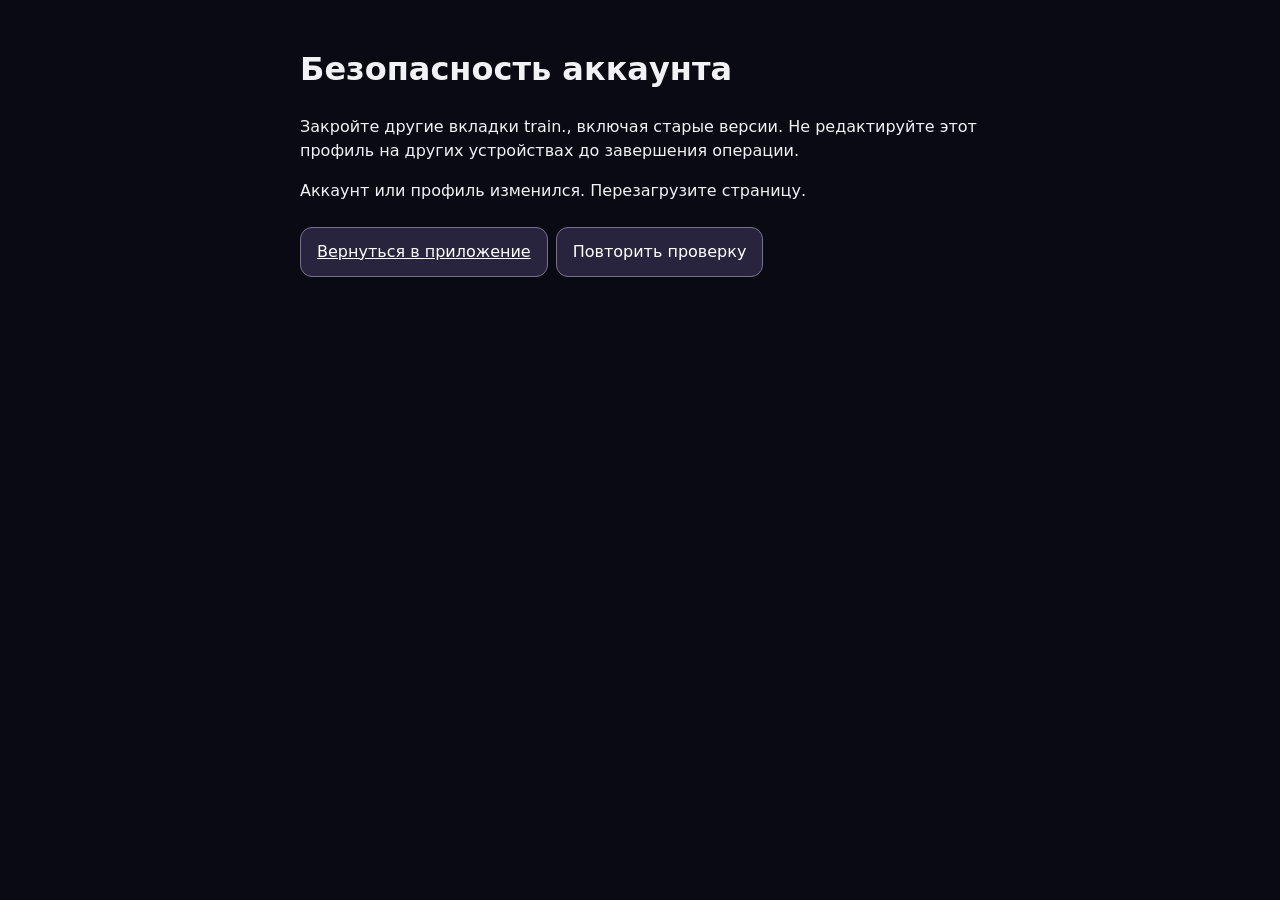
<file: account.html>
<!doctype html><html lang="ru"><head><meta charset="utf-8"><meta name="viewport" content="width=device-width,initial-scale=1"><title>Безопасность аккаунта — train.</title>
<style>body{margin:0;background:#0a0a12;color:#f2f2f6;font:16px/1.5 system-ui}main{max-width:680px;margin:auto;padding:24px}button,a,input{font:inherit;box-sizing:border-box;max-width:100%}button,a{display:inline-block;margin:8px 8px 8px 0;padding:12px 16px;border:1px solid #77718f;border-radius:12px;background:#29243d;color:white;cursor:pointer}input{display:block;width:100%;padding:12px;margin:12px 0;background:#171522;color:white;border:1px solid #77718f}button:disabled{opacity:.5}#status{overflow-wrap:anywhere}</style></head>
<body><main><h1>Безопасность аккаунта</h1><p>Закройте другие вкладки train., включая старые версии. Не редактируйте этот профиль на других устройствах до завершения операции.</p><p id="status" role="status" aria-live="polite">Проверяем блокировку…</p><div id="content"></div><a href="index.html">Вернуться в приложение</a><button id="reload">Повторить проверку</button></main><script src="account-loader.js"></script></body></html>
</file>
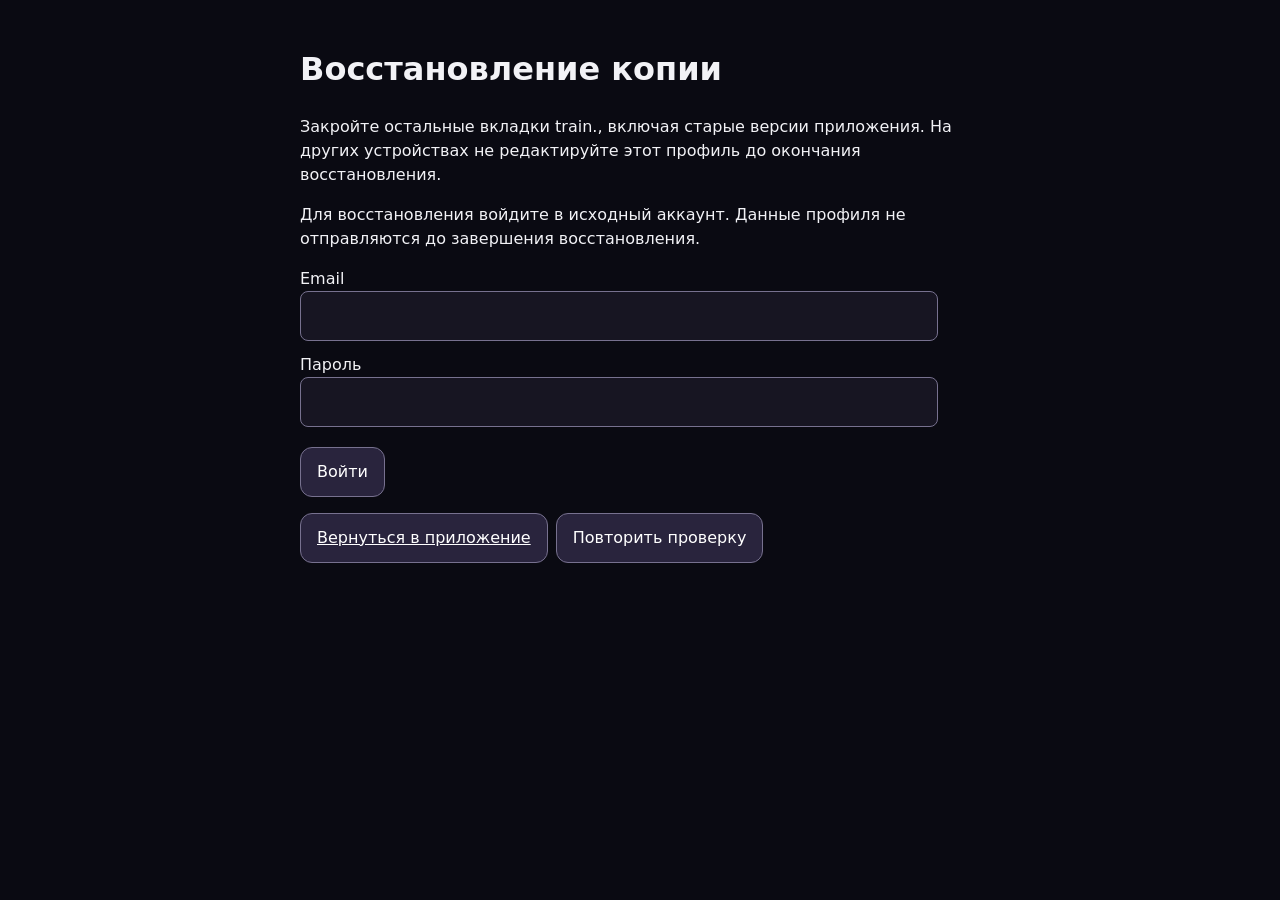
<file: restore.html>
<!doctype html><html lang="ru"><head><meta charset="utf-8"><meta name="viewport" content="width=device-width,initial-scale=1"><title>Восстановление — train.</title>
<style>body{margin:0;background:#0a0a12;color:#f2f2f6;font:16px/1.5 system-ui}main{max-width:680px;margin:auto;padding:24px}button,a,input{font:inherit}button,a{display:inline-block;margin:8px 8px 8px 0;padding:12px 16px;border:1px solid #77718f;border-radius:12px;background:#29243d;color:#fff;cursor:pointer}button:disabled{opacity:.5;cursor:default}input{display:block;width:90%;padding:12px;background:#171522;color:white;border:1px solid #77718f;border-radius:8px}li{overflow-wrap:anywhere}#status{white-space:pre-wrap}label{display:block;margin:12px 0}.danger{border-color:#fa8686}#confirm-label{display:flex;gap:12px}#confirm-label input{width:24px}</style></head>
<body><main><h1>Восстановление копии</h1><p>Закройте остальные вкладки train., включая старые версии приложения. На других устройствах не редактируйте этот профиль до окончания восстановления.</p>
<p id="status" role="status" aria-live="polite">Проверяем блокировку…</p><div id="content"></div><a href="index.html">Вернуться в приложение</a><button id="reload" type="button">Повторить проверку</button></main><script src="restore-loader.js"></script></body></html>
</file>
<file: exercise-pages.css>
/* Exercise detail and editor, adapted from the approved design. */
#screen-exercise-detail.xd-view{
 --xd-accent:#b9aeff;--xd-muted:#aaa6bc;--xd-page:#0d0c18;--xd-card:#171421;--xd-border:#363044;--xd-top:#302841;--movement-group:#2b2438;--movement-group-text:#dbd0ef;--movement-card-border:#393147;--movement-accent:var(--xd-accent);
 background:linear-gradient(180deg,var(--xd-top),var(--xd-page) 280px);color:#f2f2f7;
}
#screen-exercise-detail.xd-view.from-catalog{
 --xd-accent:var(--movement-accent);--xd-muted:var(--movement-muted);--xd-page:var(--movement-page);
 --xd-card:var(--movement-card);--xd-border:var(--movement-card-border);--xd-top:var(--movement-top);
 --xd-inner:var(--movement-chip);--xd-inner-border:var(--movement-target-border);color:var(--movement-text);
}
.xd-fixed-header{flex:none;position:relative;z-index:2;background:radial-gradient(ellipse at 100% 100%,color-mix(in srgb,var(--cat-color) 12%,transparent),transparent 70%),var(--xd-top);border-bottom:1px solid color-mix(in srgb,var(--cat-color) 20%,var(--xd-border));border-radius:0 0 24px 24px}
#screen-exercise-detail.xd-view .detail-screen-header{padding:calc(var(--safe-top) + 10px) 12px 8px;min-height:58px;gap:10px;flex:none;background:transparent}
#screen-exercise-detail.xd-view #exd-back-btn,#screen-exercise-detail.xd-view #exd-edit-btn{width:38px;height:38px;min-width:38px;padding:0;border-radius:50%;display:grid;place-items:center;background:#0c1019a6;border:1px solid #ffffff12;color:var(--xd-accent)}
#screen-exercise-detail.xd-view #exd-back-btn svg,#screen-exercise-detail.xd-view #exd-edit-btn svg{width:18px;height:18px}
#screen-exercise-detail.xd-view .detail-screen-title{font-size:18px;font-weight:650}
#screen-exercise-detail.xd-view #exd-meta{display:none}
.xd-source{position:relative;display:grid;grid-template-columns:1fr 1fr;width:118px;flex:none;padding:2px;gap:2px;margin-left:auto;border-radius:9px;border:1px solid #ffffff0b;background:#090b183d;isolation:isolate}
.xd-source::before{content:'';position:absolute;z-index:-1;left:2px;top:2px;bottom:2px;width:calc(50% - 3px);border-radius:7px;background:color-mix(in srgb,var(--xd-accent) 19%,var(--xd-top));box-shadow:0 1px 4px #0002,inset 0 1px #ffffff13;transition:transform .2s}
.xd-source[data-active=catalog]::before{transform:translateX(calc(100% + 2px))}
.xd-source button{padding:5px 5px;min-height:25px;text-align:center;border-radius:7px;font-size:10px;line-height:1.4;color:var(--xd-muted);background:transparent;border:0}
.xd-source button[aria-selected=true]{color:#f2effb;font-weight:550}
#screen-exercise-detail.xd-view #exd-edit-btn{margin-left:auto}
#screen-exercise-detail.xd-view #exd-body{position:relative;min-height:0;height:0;flex:1 1 0%;touch-action:pan-x pan-y pinch-zoom;padding:20px 12px calc(30px + var(--safe-bottom));overscroll-behavior-y:auto}
#screen-exercise-detail.xd-view.active{transform:none}
.xd-scroll-inner{min-height:calc(100% + 1px)}
.xd-hero{padding:11px 18px 18px;margin:0;border:0;background:transparent}
.xd-hero-meta{display:flex;align-items:center;flex-wrap:wrap;gap:6px 8px}
.xd-type{font-size:12px;line-height:1.5;color:#d2ccdf}
.xd-group.movement-group-chip{display:inline-flex;align-items:center;gap:5px;min-height:31px;padding:6px 9px;border-radius:9px;border:1px solid var(--movement-card-border);background:var(--movement-group);color:var(--movement-group-text);font-size:13px;font-weight:400;line-height:1.3;text-align:left;max-width:100%}
.xd-group.movement-group-chip svg{width:12px;height:12px;flex:none;color:var(--movement-accent)}
.from-catalog .xd-type{color:var(--movement-chip-text)}
.xd-membership{display:flex;align-items:center;gap:5px;color:var(--xd-accent);font-size:11px;padding:6px 9px;border:1px solid color-mix(in srgb,var(--xd-accent) 25%,transparent);border-radius:10px;background:color-mix(in srgb,var(--xd-accent) 7%,transparent);margin-left:auto}
.xd-membership svg{width:13px;height:13px}
.xd-hero h1{font-size:28px;line-height:1.16;letter-spacing:-.8px;font-weight:700;margin:0 0 12px;overflow-wrap:anywhere}
.xd-tree{position:relative;padding-left:39px}
.xd-tree::before{content:'';position:absolute;left:15px;top:17px;bottom:22px;width:1px;background:linear-gradient(var(--xd-border),color-mix(in srgb,var(--xd-accent) 45%,var(--xd-border)),var(--xd-border))}
.xd-execution-group{position:relative;margin:0;padding:0;background:transparent}
.xd-section-parameters{display:flex;justify-content:flex-end;align-items:center;flex-wrap:wrap;gap:4px;max-width:43%;flex:none;font-weight:400;margin-left:auto}
.xd-section-parameters[hidden]{display:none}
.xd-parameter-mark{display:inline-block;padding:3px 5px;border-radius:5px;background:color-mix(in srgb,var(--xd-accent) 8%,transparent);color:var(--xd-accent);font-size:10px;line-height:1.35;overflow-wrap:anywhere}
.xd-dependent-fragment{background:#ffffff03!important;box-shadow:none;border-radius:4px}
.xd-section{position:relative;margin:0 0 17px}
.xd-section-heading{display:flex;align-items:center;justify-content:space-between;gap:8px;padding:7px 0 10px;width:100%;text-align:left;color:#efedf7;font-size:15px;font-weight:650;line-height:1.4;background:transparent;border:0}
.xd-heading-title{flex:1;min-width:0}
.xd-section-heading>svg{width:14px;height:14px;color:var(--xd-muted);flex:none;transition:transform .18s}
.xd-section-heading[aria-expanded=false]>svg{transform:rotate(-90deg)}
.xd-node{position:absolute;left:-39px;top:2px;width:31px;height:31px;border-radius:50%;background:var(--xd-page);border:1px solid var(--xd-border);color:#efedf7;display:grid;place-items:center;background:color-mix(in srgb,var(--xd-accent) 10%,var(--xd-page));border-color:color-mix(in srgb,var(--xd-accent) 40%,var(--xd-border));transition:background .18s,color .18s,border-color .18s}
.xd-node svg{width:15px;height:15px}
.xd-section-heading[aria-expanded=false] .xd-node{color:var(--xd-muted);background:var(--xd-page);border-color:var(--xd-border)}
.xd-content{border:1px solid var(--xd-border);border-radius:19px;background:var(--xd-card);padding:14px}
.xd-content[hidden]{display:none}
#exd-body .xd-section .exd-section-icon,#exd-body .xd-section .exd-section-label{display:none}
#exd-body .xd-section .exd-muscle-role{display:block;margin:0 0 15px}
#exd-body .xd-section .exd-muscle-role:last-child{margin-bottom:0}
#exd-body .xd-section .exd-muscle-role-name{width:auto;padding-top:0;font-size:10px;letter-spacing:.06em;color:var(--xd-muted);margin:0 0 7px;text-transform:uppercase}
#exd-body .xd-section .exd-chips{display:flex;flex-direction:column;gap:5px}
#exd-body .xd-section .exd-chip{display:flex;align-items:center;justify-content:space-between;gap:8px;width:100%;padding:9px 10px;border:0;border-radius:10px;text-align:left;font-size:12px;line-height:1.45;background:#ffffff05;color:#d2cedf;overflow-wrap:anywhere}
#exd-body .xd-section .exd-chip.primary{background:color-mix(in srgb,var(--cat-color) 11%,transparent);color:#f3eff9}
#exd-body .xd-section .exd-chip.stab{border:0;background:#ffffff03;color:var(--xd-muted)}
#exd-body .xd-section .exd-chip svg{width:12px;height:12px;flex:none;opacity:.55}
#exd-body .xd-section .exd-chip small{display:block;color:var(--xd-muted);font-size:10px;margin-top:2px}
.xd-movement-link{display:flex;align-items:center;justify-content:space-between;gap:12px;padding:11px 0;width:100%;text-align:left;color:#e1dced;font-size:13px;line-height:1.45;border-bottom:1px solid #ffffff0a}
.xd-movement-link:first-child{padding-top:1px}.xd-movement-link:last-child{border-bottom:0;padding-bottom:1px}
.xd-movement-link svg{width:13px;height:13px;flex:none;color:var(--xd-accent)}
.xd-technique-list{list-style:none;padding:0;margin:0;counter-reset:technique}
.xd-technique-list>li{position:relative;padding-left:25px;margin:0 0 13px;counter-increment:technique}
.xd-technique-list>li:last-child{margin-bottom:0}.xd-technique-list>li::before{content:counter(technique) ".";position:absolute;left:0;top:0;color:var(--xd-accent);font-size:12px;line-height:1.75}
.xd-technique-paragraph{font-size:12px;line-height:1.75;color:#d2cedd;margin:0}
.xd-technique-paragraph:last-child{margin-bottom:0}.xd-technique-paragraph.xd-dependent-fragment{padding:0;margin:0}
.xd-errors-content,.xd-features-content{padding:14px;border:1px solid var(--xd-border);border-radius:19px;background:var(--xd-card)}
.xd-carousel-track{display:flex;align-items:flex-start;overflow-x:auto;overflow-y:hidden;scroll-snap-type:x mandatory;gap:0;scrollbar-width:none;overscroll-behavior-x:contain;max-width:100%;transition:height .18s;touch-action:pan-x pan-y pinch-zoom;outline-offset:-2px!important}
.xd-carousel-track::-webkit-scrollbar{display:none}
.xd-carousel-slide{flex:0 0 100%;min-width:0;scroll-snap-align:start;scroll-snap-stop:always;box-sizing:border-box}
.xd-error-item,.xd-feature-item{border:0;margin:0;padding:0;background:transparent;box-shadow:none;overflow:hidden}
.xd-error-item summary,.xd-feature-item summary{display:flex;align-items:center;gap:10px;padding:4px 0 9px;min-height:42px;cursor:pointer;list-style:none;font-size:13px;line-height:1.55;color:#e6e0ed}
.xd-error-item summary::-webkit-details-marker,.xd-feature-item summary::-webkit-details-marker{display:none}
.xd-slide-title{flex:1;min-width:0}
.xd-error-item summary>svg,.xd-feature-item summary>svg{width:12px;height:12px;flex:none;color:var(--xd-muted);transition:transform .18s}
.xd-error-item[open] summary>svg,.xd-feature-item[open] summary>svg{transform:rotate(180deg)}
.xd-error-detail{padding:2px 0 4px}
.xd-error-fix{padding:11px 12px;border-radius:11px;background:#95bbaa08;border:1px solid #95bbaa25;margin:0}
.xd-fix-label{display:flex;align-items:center;gap:5px;color:#a6cbbb;font-size:10px;font-weight:550;margin-bottom:6px}.xd-fix-label svg{width:13px;height:13px;flex:none}.xd-error-fix p{font-size:12px;line-height:1.65;color:#c4d5ce;margin:0}
.xd-feature-detail{font-size:12px;line-height:1.75;color:#cfc9de;padding:4px 0;margin:0}
.xd-carousel-dots{display:flex;justify-content:flex-end;align-items:center;gap:5px;height:4px;margin:0 0 9px;pointer-events:none}
.xd-carousel-dots[hidden]{display:none}.xd-carousel-dots span{display:block;width:4px;height:4px;border-radius:4px;background:color-mix(in srgb,var(--xd-muted) 35%,transparent);transition:width .18s,background .18s}.xd-carousel-dots span.is-active{width:12px;background:var(--xd-accent)}
.xd-fixed-heading{margin:0;cursor:default}
.xd-restrictions-content{padding:16px;border:1px solid #d8b57735;background:linear-gradient(135deg,#d8b5770c,transparent),var(--xd-card);border-radius:16px}

#exd-body .xd-restrictions-content .exd-warn{color:#d3c8b5;font-size:12px;line-height:1.75}
#exd-body .xd-section .exd-warn,#exd-body .xd-section .exd-tip{padding:0;background:transparent;border:0;font-size:12px;line-height:1.7;display:block}
#exd-body .xd-section .exd-warn-icon,#exd-body .xd-section .exd-tip-icon{display:none}
#exd-body .xd-section .execution-options{gap:6px}#exd-body .xd-section .execution-option{font-size:11px;padding:8px 10px}
#exd-body .xd-section .execution-label{width:100%;font-size:10px;color:var(--xd-muted)}
#exd-body .xd-section .execution-parameter+.execution-parameter{margin-top:8px}
#exd-body .xd-section .execution-option.selected{border-color:color-mix(in srgb,var(--xd-accent) 45%,transparent);background:color-mix(in srgb,var(--xd-accent) 14%,transparent);color:var(--xd-accent)}
#exd-body .xd-section .execution-configure{color:var(--xd-accent);font-size:11px;margin-top:9px}
#exd-body .xd-section .ex-form-hint{font-size:11px;line-height:1.6;margin:0;color:var(--xd-muted)}
#screen-exercise-detail.xd-view .exd-video-btn{margin:8px 0 22px!important;width:100%;border:1px solid var(--xd-border);background:var(--xd-card);color:var(--xd-accent);font-size:12px;border-radius:16px;justify-content:center;padding:13px}
.xd-sheet{color:#f2f2f7;background:var(--xd-card);border:1px solid var(--xd-border);border-radius:24px;padding:22px;width:min(380px,calc(100vw - 28px))}
.xd-sheet::backdrop{background:#05060d99;backdrop-filter:blur(6px)}.xd-sheet h2{font-size:20px;margin:0 0 12px}.xd-sheet p{font-size:13px;line-height:1.65;color:var(--xd-muted)}.xd-sheet button{width:100%;padding:13px;border-radius:13px;background:var(--xd-accent);color:var(--xd-page);margin-top:14px;font-weight:600}
.xd-parameter-sheet{max-height:80dvh;overflow:auto}.xd-parameter-sheet .ex-form-input{font-size:13px}.xd-parameter-sheet .execution-presets{display:flex;flex-wrap:wrap;gap:6px;margin-top:12px}.xd-parameter-sheet .execution-presets button{width:auto;font-size:11px;margin:0;padding:8px;background:#ffffff08;color:var(--xd-accent)}.xd-parameter-sheet .execution-editor-title button{width:30px;height:30px;flex:none;padding:0;margin:0;background:#ffffff08;color:var(--xd-muted)}.xd-editor-actions{display:flex;gap:8px}.xd-editor-actions [data-cancel]{background:#ffffff09;color:var(--xd-muted)}.xd-parameter-sheet .xd-editor-error{font-size:12px;color:#ffa8a8}
#screen-exercise-detail.xd-view :is(button,a,summary):focus-visible{outline:2px solid var(--xd-accent);outline-offset:3px}
@media(min-width:700px){#screen-exercise-detail.xd-view .detail-screen-header,#screen-exercise-detail.xd-view #exd-body,.xd-fixed-header .xd-hero{padding-inline:max(16px,calc((100% - 620px)/2))}.xd-hero h1{font-size:32px}.xd-content{padding:18px}#exd-body .xd-section .exd-chips{display:grid;grid-template-columns:repeat(2,minmax(0,1fr))}}
@media(max-width:350px){.xd-hero{padding:17px 14px}.xd-hero h1{font-size:25px}#screen-exercise-detail.xd-view .detail-screen-title{font-size:15px}.xd-tree{padding-left:35px}.xd-node{left:-35px;width:29px;height:29px}.xd-tree::before{left:14px}.xd-content{padding:12px}.xd-section-heading{font-size:14px}.xd-errors-content,.xd-features-content{padding:12px}.xd-restrictions-content{padding:13px}}
@media(prefers-reduced-motion:reduce){.xd-section-heading>svg,.xd-source::before,.xd-error-item summary>svg,.xd-feature-item summary>svg,.xd-node,.xd-carousel-track,.xd-carousel-dots span{transition:none}}

/* Full-page editor. */
.xe{--xe-accent:#b9aeff;--xe-muted:#a29ab6;--xe-card:#191623;--xe-border:#363044;position:fixed;inset:0;z-index:55;background:#0e0c17;color:#f0edf7;display:flex;flex-direction:column;font-family:inherit}
.xe *, .xe-dialog *{box-sizing:border-box}.xe [hidden],.xe-dialog [hidden]{display:none!important}
.xe button,.xe-dialog button{font-family:inherit;cursor:pointer}
.xe-header{flex:none;background:radial-gradient(ellipse at 100% 0,#8570b31b,transparent 80%),#292236;border-bottom:1px solid #ffffff0a;padding:calc(var(--safe-top,0px) + 10px) 16px 0}
.xe-toolbar{display:flex;align-items:center;gap:10px;min-height:42px;margin:0 auto;max-width:680px}
.xe-icon-button{width:36px;height:36px;flex:none;border-radius:50%;display:grid;place-items:center;background:#100e1b77;color:var(--xe-accent);border:1px solid #ffffff0d}.xe-icon-button svg{width:18px;height:18px}
.xe-toolbar h1{font-size:18px;letter-spacing:-.3px;font-weight:650;margin:0;flex:1;min-width:0}.xe-mode{font-size:11px;color:#c5bcdb;padding:8px 10px;border:1px solid #ffffff16;border-radius:9px;background:#ffffff04}
.xe-nav{display:flex;gap:21px;max-width:680px;margin:12px auto 0;overflow:auto;scrollbar-width:none}
.xe-nav a{flex:none;position:relative;font-size:12px;text-decoration:none;padding:0 0 12px;color:var(--xe-muted)}.xe-nav a[aria-current=true]{color:#f3edff}.xe-nav a[aria-current=true]:after{content:'';position:absolute;bottom:0;left:0;right:0;height:2px;border-radius:2px;background:var(--xe-accent)}
.xe-body{flex:1;min-height:0;overflow:auto;overscroll-behavior:contain;padding:20px 16px 32px;scroll-behavior:smooth}
.xe-form{max-width:680px;margin:0 auto}.xe section{scroll-margin-top:16px}
.xe-eyebrow{font-size:10px;font-weight:600;letter-spacing:.09em;color:var(--xe-muted);text-transform:uppercase;margin:0 0 10px}
.xe-name{width:100%;color:#f8f5ff;font-size:27px;line-height:1.2;letter-spacing:-.7px;font-weight:650;padding:0 0 14px;resize:none;background:transparent;border:0;border-bottom:1px solid #ffffff15;border-radius:0;min-height:50px;outline-offset:5px}.xe-name::placeholder{color:#71687f;font-weight:500}
.xe-meta{display:grid;grid-template-columns:1fr 1fr;gap:12px;margin:18px 0 10px}
.xe-label{display:block;font-size:11px;color:var(--xe-muted);margin:0 0 8px}.xe-required{color:var(--xe-accent)}
.xe-select,.xe-input{width:100%;font:inherit;font-size:13px;line-height:1.5;color:#ebe5f6;background:#201b2d;border:1px solid #44394f;border-radius:12px;padding:12px;min-height:44px}
.xe-select{display:flex;align-items:center;gap:8px;text-align:left}.xe-select span{flex:1;min-width:0;overflow-wrap:anywhere}.xe-select svg{width:14px;height:14px;flex:none;color:var(--xe-accent)}.xe-group-button{background:color-mix(in srgb,var(--group-color) 8%,#191623);border-color:color-mix(in srgb,var(--group-color) 28%,#363044)}.xe-group-button svg:first-child{color:var(--group-color)}
.xe-note{font-size:11px;line-height:1.65;color:var(--xe-muted);margin:10px 0 0}.xe-note svg{width:12px;height:12px;vertical-align:-2px;margin-right:5px}
.xe-section{margin-top:26px}.xe-heading{display:flex;align-items:center;gap:9px;margin:0 0 11px;font-size:15px;font-weight:600;color:#eee9f6}.xe-heading svg{width:16px;height:16px;color:#d4cce4}.xe-heading small{font-size:10px;font-weight:400;color:var(--xe-muted);margin-left:auto}
.xe-card{border:1px solid var(--xe-border);border-radius:17px;background:linear-gradient(125deg,#ffffff03,transparent 65%),var(--xe-card);padding:15px}
.xe-disclosure{border:1px solid var(--xe-border);border-radius:15px;background:var(--xe-card);margin:0 0 10px;overflow:visible}.xe-disclosure>summary{list-style:none;display:flex;align-items:center;gap:10px;cursor:pointer;padding:14px 15px;min-height:57px}.xe-disclosure>summary::-webkit-details-marker{display:none}
.xe-disclosure summary>svg:first-child{width:17px;height:17px;color:#ece7f5;flex:none}.xe-disclosure:not([open]) summary>svg:first-child{color:#8c829e}.xe-disclosure summary>svg:last-child{width:13px;height:13px;color:var(--xe-muted);flex:none;transition:transform .15s}.xe-disclosure[open] summary>svg:last-child{transform:rotate(180deg)}
.xe-summary-title{flex:1;min-width:0;font-size:13px;font-weight:550}.xe-summary-count{font-size:10px;color:var(--xe-muted);margin-left:auto;text-align:right;max-width:38%}.xe-disclosure-body{padding:0 15px 15px;border-top:1px solid #ffffff08;margin-top:0}.xe-disclosure-body>.xe-note:first-child{margin-bottom:12px}
.xe-field{margin-top:13px}.xe-field textarea{resize:vertical;min-height:95px}.xe-field input::placeholder,.xe-field textarea::placeholder{color:#766d87}.xe-input:focus,.xe-select:focus-visible,.xe-name:focus{outline:2px solid #b9aeff66;outline-offset:2px;border-color:#a392d0}
.xe-soft-button{display:inline-flex;align-items:center;justify-content:center;gap:7px;font-size:12px;line-height:1.5;color:var(--xe-accent);padding:10px 12px;border:1px dashed #74618e66;border-radius:10px;background:#b9aeff05}.xe-soft-button svg{width:13px;height:13px;flex:none}
.xe-tags{display:flex;flex-wrap:wrap;gap:6px;margin:12px 0}.xe-tag{display:inline-flex;align-items:center;gap:6px;border:1px solid #b9aeff29;background:#b9aeff0b;color:#d6cdeb;font-size:11px;line-height:1.45;border-radius:9px;padding:7px 9px;max-width:100%;overflow-wrap:anywhere}.xe-tag button{background:transparent;border:0;color:#a99abd;padding:0 1px;font-size:16px}
.xe-muscle{display:flex;align-items:center;gap:9px;padding:11px 0;border-bottom:1px solid #ffffff08}.xe-muscle:last-child{border-bottom:0}.xe-muscle>div{flex:1;min-width:0}.xe-muscle-name{font-size:12px;line-height:1.5;margin:0 0 5px;overflow-wrap:anywhere}.xe-muscle small{color:var(--xe-muted);font-size:10px}.xe-muscle select{font:inherit;font-size:10px;border:1px solid #ffffff13;border-radius:7px;padding:5px 6px;color:#d6cdeb;background:#242031;max-width:100%}.xe-row-actions{display:flex;gap:6px;align-items:center}.xe-row-actions button{border:0;background:#ffffff05;border-radius:8px;color:var(--xe-muted);width:28px;height:28px;font-size:17px}
.xe-param-row{padding:13px 0;border-bottom:1px solid #ffffff0b}.xe-param-row:last-child{border-bottom:0}.xe-param-title{display:flex;gap:8px}.xe-param-title .xe-input{min-height:37px;padding:8px 10px}.xe-param-title .xe-row-actions button{height:37px}.xe-param-row textarea{margin-top:8px;min-height:56px;font-size:11px;resize:vertical}.xe-presets{display:flex;gap:6px;flex-wrap:wrap;margin-top:13px}.xe-presets button{font-size:10px;padding:8px;background:#ffffff04;border:1px solid #ffffff10;border-radius:8px;color:#b6aac9}
.xe-context{margin:0 0 14px;display:flex;align-items:flex-start;gap:9px;padding:12px 13px;background:#b9aeff08;border:1px solid #b9aeff20;border-radius:12px}.xe-context svg{width:16px;height:16px;color:var(--xe-accent);margin-top:2px;flex:none}.xe-context>div{flex:1;min-width:0}.xe-context b{display:block;font-size:12px;font-weight:550;line-height:1.5}.xe-context p{font-size:10px;line-height:1.5;color:var(--xe-muted);margin:3px 0 0}.xe-context button{background:transparent;border:0;color:var(--xe-accent);font-size:11px;padding:3px}
.xe-inheritance{display:flex;align-items:center;gap:8px;padding:12px 0 0;flex-wrap:wrap}.xe-inheritance span{font-size:10px;color:var(--xe-muted);flex:1}.xe-inheritance button{color:var(--xe-accent);background:transparent;border:0;font-size:11px;padding:4px 0}
.xe-entry{position:relative;border:1px solid #ffffff0d;border-radius:12px;padding:12px;margin:13px 0;background:#ffffff02}.xe-entry-bar{display:flex;align-items:center;gap:8px;margin-bottom:10px}.xe-entry-bar span{flex:1;font-size:10px;color:var(--xe-muted)}.xe-entry .xe-field:first-of-type{margin-top:0}.xe-entry .xe-input{font-size:12px;background:#13101d;min-height:80px}.xe-entry .xe-fix-input{border-color:#83bda129;background:#88bda008}.xe-fix-label{color:#a3c2b1}.xe-fix-label svg{width:12px;height:12px;vertical-align:-2px;margin-right:4px}
.xe-footer{flex:none;border-top:1px solid #ffffff0c;background:#171320f5;padding:10px 16px calc(10px + var(--safe-bottom,0px))}.xe-footer-inner{display:flex;align-items:center;gap:10px;max-width:680px;margin:auto}.xe-preview-button{width:44px;height:44px;border-radius:12px;background:#ffffff04;border:1px solid #ffffff15;color:#c9bfdc;display:grid;place-items:center;flex:none}.xe-preview-button svg{width:20px;height:20px}.xe-save{flex:1;border:0;border-radius:12px;background:var(--xe-accent);color:#171025;font-size:13px;font-weight:650;min-height:44px}.xe-status{font-size:10px;color:var(--xe-muted);max-width:95px;line-height:1.5}.xe-error{font-size:11px;color:#ffb6c0;margin:8px 0}.xe-invalid{border-color:#ed899a!important}
.xe-dialog{--xe-accent:#b9aeff;--xe-muted:#a29ab6;color:#eee9f6;background:#1b1727;border:1px solid #44394f;border-radius:22px;width:min(480px,calc(100vw - 24px));max-height:85dvh;padding:18px;overflow:auto}.xe-dialog::backdrop{background:#06040e99;backdrop-filter:blur(6px)}.xe-dialog-header{display:flex;align-items:center;gap:10px;margin-bottom:14px}.xe-dialog h2{flex:1;font-size:19px;letter-spacing:-.4px;margin:0}.xe-dialog-header button{font-size:22px;border:0;background:transparent;color:var(--xe-muted);width:30px;height:30px}.xe-search{position:sticky;top:0;background:#1b1727;padding:0 0 10px;z-index:1}.xe-dialog .xe-input{background:#100d1a;font-size:12px}.xe-picker-list{max-height:48dvh;overflow:auto}.xe-picker-option{display:flex;align-items:center;gap:10px;width:100%;text-align:left;padding:12px 7px;border:0;border-bottom:1px solid #ffffff08;background:transparent;color:#e0d8ed;font-size:12px;line-height:1.5}.xe-picker-option span{flex:1}.xe-picker-option i{height:8px;width:8px;border-radius:50%;flex:none}.xe-picker-option[aria-pressed=true]{color:#c6b5ff;background:#b9aeff08}.xe-picker-check{width:18px;height:18px;border:1px solid #b9aeff42;border-radius:6px;display:grid;place-items:center;color:var(--xe-accent);font-size:10px}.xe-dialog-footer{display:flex;gap:8px;padding-top:12px}.xe-dialog-footer button{flex:1;border:1px solid #ffffff16;border-radius:11px;background:#ffffff05;color:#c9bddb;font-size:12px;padding:12px}.xe-dialog-footer button:last-child{background:var(--xe-accent);color:#171025;border-color:transparent}.xe-dialog select{width:100%;color:#e4dcf0;background:#211b30;border:1px solid #4a3c5c;border-radius:10px;padding:10px;font:inherit;font-size:12px}.xe-dialog .xe-note{color:var(--xe-muted)}
.xe-preview-ribbon{position:fixed;bottom:calc(12px + var(--safe-bottom,0px));left:50%;transform:translateX(-50%);z-index:54;display:flex;gap:12px;align-items:center;background:#292236f5;border:1px solid #635176;border-radius:15px;padding:11px 15px;box-shadow:0 8px 25px #0005;max-width:calc(100vw - 24px);width:max-content;color:#c9bfdc;font-size:11px}.xe-preview-ribbon button{border:0;background:#b9aeff;color:#171025;padding:9px 12px;border-radius:9px;font:inherit;white-space:nowrap}.xe-preview-ribbon p{margin:0;line-height:1.5}
.xe :is(button,summary,a):focus-visible,.xe-dialog button:focus-visible{outline:2px solid var(--xe-accent);outline-offset:3px}
@media(min-width:700px){.xe-body{padding:28px 24px 40px}.xe-meta{grid-template-columns:1fr 1fr}.xe-name{font-size:32px}.xe-card{padding:18px}.xe-section{margin-top:30px}}
@media(max-width:350px){.xe-header,.xe-body,.xe-footer{padding-left:12px;padding-right:12px}.xe-toolbar h1{font-size:16px}.xe-mode{padding:7px;font-size:10px}.xe-meta{gap:9px}.xe-select{padding:10px;font-size:12px}.xe-status{max-width:75px}.xe-nav{gap:18px}.xe-name{font-size:25px}}
@media(prefers-reduced-motion:reduce){.xe-body{scroll-behavior:auto}.xe-disclosure summary>svg{transition:none}}

/* Revision 2: one pinned exercise header and explicit reference selectors. */
.xe-header{border-radius:0 0 24px 24px;padding:calc(var(--safe-top,0px) + 10px) 12px 0;border-bottom-color:#ffffff13;background:radial-gradient(ellipse at 100% 100%,#b9aeff0a,transparent 70%),#302841}
.xe-toolbar{min-height:42px}.xe-toolbar h1{font-size:18px;font-weight:650}.xe-header-source{font-size:11px;color:#b0a4c2;padding:6px 10px;border:1px solid #ffffff0a;border-radius:8px;background:#110d1b33}
.xe-editor-hero{max-width:680px;margin:auto;padding:11px 6px 18px}.xe-editor-hero .xe-name{font-size:28px;line-height:1.16;letter-spacing:-.8px;font-weight:700;padding:0 0 9px;border:0;min-height:34px;border-radius:0}.xe-editor-hero .xe-name:focus{outline:0;background:#ffffff03;box-shadow:0 1px #b9aeff77}.xe-hero-meta{display:flex;align-items:center;flex-wrap:wrap;gap:8px;margin-top:5px}
.xe-hero-meta .xe-group-button{width:auto;max-width:60%;min-height:31px;border-radius:9px;padding:6px 9px;gap:5px;font-size:13px;font-weight:400;background:color-mix(in srgb,var(--group-color) 6%,#2b2438);border-color:color-mix(in srgb,var(--group-color) 20%,#393147);color:#dbd0ef}.xe-hero-meta .xe-group-button svg{width:12px;height:12px}.xe-hero-meta .xe-group-button svg:last-child{width:10px;height:10px;color:#b7a8cd}.xe-type-button{display:inline-flex;align-items:center;gap:6px;border:0;background:transparent;padding:6px 0;color:#d2ccdf;font-size:12px;line-height:1.5}.xe-type-button svg{width:10px;height:10px;color:#a89abb}.xe-sr-only{position:absolute;width:1px;height:1px;clip-path:inset(50%);overflow:hidden;white-space:nowrap}
.xe-body{padding:20px 12px 28px}.xe-form>.xe-section:first-child{margin-top:0}.xe-context{align-items:flex-start;gap:9px;padding:13px;border-color:#b9aeff1d;background:#b9aeff05}.xe-context b{font-size:12px}.xe-context p{font-size:10px;line-height:1.65}.xe-context button{flex:none;max-width:94px;font-size:11px;line-height:1.45;text-align:right}.xe-inheritance{padding:11px 0 0}.xe-inheritance span{font-size:10px;line-height:1.5}.xe-inheritance button{font-size:10px;max-width:48%;text-align:right;line-height:1.5}
.xe-role-field{margin:15px 0 0;padding:12px;border:1px solid #ffffff0d;border-radius:12px;background:#100d180d}.xe-role-heading{display:flex;align-items:center;justify-content:space-between;gap:8px;margin:0 0 9px}.xe-role-heading label{font-size:12px;font-weight:550;color:#dcd2e8}.xe-role-heading button{display:flex;align-items:center;gap:4px;color:#b9aeff;font-size:11px;border:0;background:transparent;padding:4px 0}.xe-role-heading button svg{width:12px;height:12px}.xe-role-empty{font-size:11px;color:#85788f;margin:0;line-height:1.5}.xe-role-selected{display:flex;flex-direction:column;gap:7px}.xe-role-muscle{display:flex;align-items:flex-start;gap:7px;padding:9px 10px;border-radius:10px;border:1px solid #b9aeff16;background:#b9aeff07}.xe-role-muscle>div{flex:1;min-width:0}.xe-role-muscle span{display:block;font-size:12px;line-height:1.5;color:#e1d8eb;overflow-wrap:anywhere}.xe-role-muscle small{font-size:10px;color:#a796bc}.xe-role-muscle>div>button{display:flex;align-items:center;gap:5px;text-align:left;margin-top:5px;border:1px solid #ffffff0b;background:#100a1933;border-radius:6px;padding:4px 6px;color:#b3a2c7;font-size:10px;line-height:1.5;max-width:100%;overflow-wrap:anywhere}.xe-role-muscle>div>button svg{width:10px;height:10px;flex:none}.xe-muscle-remove{background:transparent;border:0;padding:0 1px;font-size:16px;line-height:1.5;color:#9884ac}
.xe-values-label{margin:11px 0 7px;font-size:10px}.xe-param-values{display:flex;flex-wrap:wrap;gap:7px}.xe-param-value{display:flex;align-items:center;min-width:0;flex:1 1 95px;max-width:calc(50% - 4px);border:1px solid #65517166;background:#100b1966;border-radius:9px;padding:0 6px 0 0}.xe-param-value input.xe-input{flex:1;min-width:0;min-height:36px;border:0;background:transparent;padding:7px 9px;font-size:12px;box-shadow:none}.xe-param-value>button{border:0;background:transparent;padding:2px;color:#9b88ad;font-size:16px;flex:none}.xe-add-value{display:inline-flex;align-items:center;gap:5px;border:1px dashed #76618b66;background:transparent;color:#b9aeff;border-radius:8px;padding:7px 9px;font-size:10px;margin-top:9px}.xe-add-value svg{width:12px;height:12px}.xe-param-title input{font-size:13px;font-weight:500}.xe-param-row textarea{display:none}
.xe-footer{background:#181421f5;padding:11px 12px calc(11px + var(--safe-bottom,0px));border-top:1px solid #ffffff10;box-shadow:0 -8px 22px #08061125}.xe-footer-inner{display:block}.xe-footer-actions{display:flex;align-items:stretch;gap:9px;width:100%}.xe-preview-button{display:flex;align-items:center;justify-content:center;gap:7px;flex:1;width:auto;height:auto;min-height:45px;border-radius:12px;font-size:12px;font-weight:500;color:#c8bcdd;border:1px solid #66537166;background:#b9aeff05}.xe-preview-button svg{width:16px;height:16px}.xe-save{display:flex;align-items:center;justify-content:center;gap:7px;flex:1.15;font-size:13px;min-height:45px}.xe-save svg{width:16px;height:16px}.xe-status{display:block;max-width:none;font-size:10px;line-height:1.4;text-align:center;color:#9d8db0;margin:0 0 8px}.xe-footer>.xe-error{text-align:center;font-size:10px}
.xe-reference-picker{--movement-text:#efe8f7;--movement-card:#191421;--movement-chip:#24202d;--movement-muted:#a496b8;--movement-card-border:#41354c;--movement-chip-text:#c7b7dd;--movement-target:#21172e;padding:18px;width:min(580px,calc(100vw - 20px));max-height:85dvh}
.xe-reference-picker .xe-search{top:-1px}.xe-reference-picker .xe-picker-list{max-height:49dvh}.xe-picker-groups{display:flex;gap:6px;overflow:auto;padding:0 0 11px;scrollbar-width:none}.xe-picker-groups button{flex:none;border:1px solid #ffffff11;background:#ffffff03;padding:7px 9px;border-radius:8px;color:#aa99be;font-size:10px;line-height:1.4}.xe-picker-groups button[aria-pressed=true]{background:#b9aeff13;border-color:#b9aeff4d;color:#d6c5ec}
.xe-choice-groups{display:grid;grid-template-columns:1fr 1fr;gap:9px}.xe-choice-group{position:relative;text-align:left;display:flex;align-items:center;gap:8px;min-height:77px;padding:13px;border:1px solid color-mix(in srgb,var(--cat-color) 22%,#3e324b);border-radius:15px;background:linear-gradient(135deg,color-mix(in srgb,var(--cat-color) 14%,#211a2b),#15101e);color:#eee8f4;font-size:14px;font-weight:600}.xe-choice-group span{flex:1;overflow-wrap:anywhere}.xe-choice-group>svg{width:14px;height:14px;flex:none;color:var(--cat-color)}.xe-choice-group>svg:last-child:not(:first-child){color:#daceee;width:13px;height:13px}.xe-choice-group[aria-pressed=true]{border-color:color-mix(in srgb,var(--cat-color) 65%,#b9aeff);background:linear-gradient(135deg,color-mix(in srgb,var(--cat-color) 20%,#211a2b),#21162e);box-shadow:inset 0 0 0 1px color-mix(in srgb,var(--cat-color) 13%,transparent)}
.xe-reference-choices{display:grid;grid-template-columns:1fr 1fr;gap:7px}.xe-reference-picker.reference-browse-page .ref-browse-deck-motion,.xe-reference-picker .reference-browse-page .ref-browse-deck-motion{min-height:80px;padding:9px;gap:6px;border-radius:12px}.xe-reference-picker .ref-browse-deck-title{font-size:13px!important;line-height:1.35!important;flex:initial!important;padding-right:19px}.xe-reference-picker .ref-browse-deck-card-footer{align-items:flex-end!important;margin-top:auto!important;flex-wrap:wrap!important}.xe-reference-picker .ref-browse-deck-card-kind{font-size:9px!important;line-height:1.3!important;padding:3px 5px!important;background:#ffffff04;color:#b7a4c8}.xe-reference-picker .ref-browse-deck-group{font-size:9px!important;color:var(--cat-color);overflow-wrap:anywhere;text-align:right;margin-left:auto}.xe-reference-picker .ref-browse-deck-motion[aria-pressed=true]{border-color:#b9aeff99;background:linear-gradient(135deg,#b9aeff14,var(--movement-card))}.xe-choice-check{position:absolute;top:10px;right:8px;width:15px;height:15px;border-radius:5px;display:grid;place-items:center;border:1px solid #ffffff22;color:#cab8ef;font-size:10px}.xe-reference-picker [disabled]{opacity:.4;cursor:default}.xe-reference-picker .xe-dialog-footer{align-items:center}.xe-reference-picker .xe-dialog-footer>span{flex:1;color:#a99ab9;font-size:11px}.xe-reference-picker .xe-dialog-footer>button{flex:0 0 auto;min-width:115px;padding-inline:20px}
.xe-level-options{display:flex;flex-direction:column;gap:8px}.xe-level-options button,.xe-bundle-option{width:100%;display:flex;align-items:center;gap:12px;border:1px solid #ffffff0d;border-radius:12px;padding:13px;background:#ffffff04;color:#d9cce6;text-align:left;font-size:13px}.xe-level-options button span,.xe-bundle-option span{flex:1;min-width:0;overflow-wrap:anywhere}.xe-level-options button svg{width:16px;height:16px;color:#b9aeff}.xe-level-options button[aria-pressed=true],.xe-bundle-option[aria-pressed=true]{border-color:#b9aeff55;background:#b9aeff10}.xe-bundle-options{display:flex;flex-direction:column;gap:7px;margin-top:14px}.xe-bundle-option b{color:#b9aeff;font-weight:400;min-width:16px;text-align:center}
@media(min-width:700px){.xe-header{padding-inline:24px}.xe-editor-hero .xe-name{font-size:32px}.xe-body{padding:24px}.xe-param-value{max-width:calc(33.333% - 5px)}}
@media(max-width:350px){.xe-editor-hero{padding-inline:2px}.xe-editor-hero .xe-name{font-size:25px}.xe-toolbar h1{font-size:16px}.xe-reference-picker{padding:14px}.xe-choice-group{font-size:13px;padding:11px;min-height:70px}.xe-hero-meta{gap:7px}.xe-hero-meta .xe-group-button{font-size:12px}.xe-reference-picker .ref-browse-deck-title{font-size:12px!important}.xe-context{padding:11px}.xe-preview-button{font-size:11px}.xe-role-field{padding:10px}}

/* Revision 3: compact pickers, unobstructed scrolling and one label per entry. */
.xe-reference-picker,.xe-reference-picker .xe-picker-list,.xe-picker-groups{scrollbar-width:none}
.xe-reference-picker::-webkit-scrollbar,.xe-reference-picker .xe-picker-list::-webkit-scrollbar,.xe-picker-groups::-webkit-scrollbar{display:none;width:0;height:0}
.xe-reference-picker .reference-browse-page .ref-browse-deck-motion.long{min-height:72px}
.xe-entry{padding:10px;margin:10px 0}
.xe-entry-bar{margin-bottom:5px}
.xe-entry .xe-field{margin-top:10px}
.xe-entry-bar + .xe-field{margin-top:0}
.xe-entry-bar + .xe-field > .xe-label{position:absolute;width:1px;height:1px;clip-path:inset(50%);overflow:hidden;white-space:nowrap;margin:0}
.xe-entry .xe-label{margin-bottom:6px}
.xe-entry .xe-input{padding:10px}

/* Unavailability has its own explanation; anatomy stays in the usual footer. */
.xe-reference-picker .ref-browse-deck-motion[disabled]{opacity:1;background:#18141f;border-color:#ffffff0d}
.xe-reference-picker .ref-browse-deck-motion[disabled] :is(.ref-browse-deck-title,.ref-browse-deck-card-footer,.xe-choice-check){opacity:.5}
.xe-choice-unavailable{display:flex;align-items:flex-start;gap:5px;width:100%;padding-top:6px;border-top:1px solid #ffffff0c;color:#baabbf;font-size:9px;line-height:1.4}
.xe-choice-unavailable svg{width:11px;height:11px;flex:none;margin-top:1px}.xe-choice-unavailable b{font-weight:500;color:#cfbedb}

.xe[hidden]{display:none!important}.xe-choice-unavailable{min-height:30px}.xe-preview-ribbon{z-index:65}
.xd-dependent-fragment{border-left:0!important;box-shadow:none!important}

/* Detail revision: distinct nested surfaces and explicit destructive action. */
#screen-exercise-detail.xd-view{--xd-inner:#211e2c;--xd-inner-border:#3c354b}
#exd-body .xd-section .exd-chip{background:var(--xd-inner);border:1px solid var(--xd-inner-border);color:#eeeaf6}
#exd-body .xd-section .exd-chip.primary{background:color-mix(in srgb,var(--cat-color) 8%,var(--xd-inner));border-color:color-mix(in srgb,var(--cat-color) 17%,var(--xd-inner-border))}
#exd-body .xd-section .exd-chip.stab{background:var(--xd-inner);border:1px solid var(--xd-inner-border);color:#ddd8e8}
#exd-body .xd-section .exd-chip small{color:color-mix(in srgb,var(--xd-muted) 75%,white)}
#exd-body .xd-section .execution-option{background:var(--xd-inner);border-color:var(--xd-inner-border)}
.xd-error-fix{background:#1e2c25;border-color:#445f4e66}
.xe-role-muscle{background:#241d31;border-color:#483c5877}.xe-role-muscle>div>button{background:#1c1725;border-color:#50435f66}
.xd-carousel-track.is-dragging{user-select:none;cursor:grabbing;transition:none}
.xd-carousel-track:not(.is-dragging){cursor:grab}
.xe .xd-remove{width:38px;height:38px;min-width:38px;padding:0;border-radius:50%;display:grid;place-items:center;background:#0c1019a6;border:1px solid #ffffff18;color:#e4bdc8;flex:none}
.xd-remove svg{width:17px;height:17px}.xd-remove-actions{display:flex;gap:9px}.xd-remove-actions [data-cancel]{background:var(--xd-inner);color:#eee8f5}.xd-remove-actions [data-remove-confirm]{background:#b94b64;color:white}.xd-remove-sheet .xd-editor-error{color:#f7adbb;font-size:12px}.xd-remove-actions button:disabled{opacity:.5}

/* Compact membership toggle and symmetric editor actions. */
.xd-membership{width:38px;height:38px;min-width:38px;padding:0;display:grid;place-items:center;border-radius:50%;border:1px solid #ffffff12;background:#0c1019a6;color:var(--xd-muted);margin-left:auto;flex:none}
.xd-membership svg{width:18px;height:18px}
.xd-membership{border-color:transparent;background:transparent}
#screen-exercise-detail.xd-view .xd-membership + #exd-edit-btn{margin-left:0}
.xe .xd-remove{width:36px;height:36px;min-width:36px;margin-left:auto}
#screen-exercises .xd-remove-sheet{--xd-card:var(--panel);--xd-border:var(--border-strong);--xd-inner:var(--panel-hi);--xd-muted:var(--text-secondary)}
.xe .xd-remove-sheet{--xd-card:var(--xe-card);--xd-border:var(--xe-border);--xd-muted:var(--xe-muted);--xd-inner:#241e30;--xd-accent:var(--xe-accent);--xd-page:#0e0c17}

/* The editor, its dialogs and preview share the catalog palette. */
:is(.xe,.xe-dialog,.xe-preview-ribbon).from-catalog {
  --xe-accent:var(--movement-accent);
  --xe-muted:var(--movement-muted);
  --xe-card:var(--movement-card);
  --xe-border:var(--movement-card-border);
  --xe-selection:color-mix(in srgb,var(--xe-accent) 12%,transparent);
  color:var(--movement-text);
}
.xe.from-catalog{background:var(--movement-page)}
.xe.from-catalog .xe-header{
  background:linear-gradient(180deg,var(--movement-header),var(--movement-top));
  border-color:var(--xe-border);
}
.xe.from-catalog :is(.xe-icon-button,.xd-remove){background:var(--movement-circle);border-color:var(--movement-target-border)}
.xe.from-catalog :is(.xe-name,.xe-heading){color:var(--movement-text)}
.xe.from-catalog .xe-name:focus{box-shadow:0 1px var(--xe-accent)}
.xe.from-catalog .xe-hero-meta .xe-group-button{
  background:color-mix(in srgb,var(--group-color) 6%,var(--movement-group));
  border-color:color-mix(in srgb,var(--group-color) 20%,var(--xe-border));
  color:var(--movement-group-text);
}
:is(.xe,.xe-dialog).from-catalog :is(.xe-input:not(.xe-fix-input),.xe-param-value,select,.xe-role-muscle,.xe-role-muscle>div>button){
  background:var(--movement-chip);border-color:var(--xe-border);color:var(--movement-text);
}
:is(.xe,.xe-dialog).from-catalog :is(.xe-input,.xe-select):focus-visible{
  outline-color:var(--xe-accent);border-color:var(--xe-accent);
}
:is(.xe,.xe-dialog).from-catalog :is(.xe-name,.xe-input)::placeholder{color:var(--xe-muted)}
.xe.from-catalog :is(.xe-type-button,.xe-heading svg,.xe-role-heading label,.xe-preview-button,.xe-tag,.xe-presets button){
  color:var(--movement-chip-text);
}
.xe.from-catalog :is(.xe-type-button svg,.xe-group-button svg:last-child,.xe-role-empty,.xe-role-muscle small,.xe-muscle-remove,.xe-param-value>button,.xe-tag button,.xe-status,.xe-disclosure:not([open]) summary>svg:first-child){
  color:var(--xe-muted);
}
.xe.from-catalog :is(.xe-context,.xe-tag,.xe-preview-button,.xe-add-value,.xe-soft-button){
  background:var(--xe-selection);border-color:var(--movement-target-border);
}
.xe.from-catalog :is(.xe-role-heading button,.xe-add-value){color:var(--xe-accent)}
.xe.from-catalog .xe-role-muscle span{color:var(--movement-text)}
.xe.from-catalog .xe-param-value .xe-input{background:transparent}
.xe.from-catalog .xe-entry .xe-input:not(.xe-fix-input){background:var(--movement-page)}
.xe.from-catalog .xe-footer{background:var(--xe-card);border-color:var(--xe-border)}
.xe.from-catalog .xd-remove-sheet{--xd-inner:var(--movement-chip);--xd-page:var(--movement-page)}
:is(.xe-dialog,.xe-preview-ribbon).from-catalog{background:var(--xe-card);border-color:var(--xe-border)}
.xe-dialog.from-catalog .xe-search{background:var(--xe-card)}
.xe-dialog.from-catalog :is(.xe-level-options button,.xe-bundle-option,.xe-picker-groups button,.xe-dialog-footer button,.ref-browse-deck-card-kind,.xe-choice-unavailable,.xe-choice-unavailable b,[data-selected-count]){
  color:var(--movement-chip-text);
}
.xe-dialog.from-catalog :is(.xe-level-options button,.xe-bundle-option,.xe-picker-groups button,.ref-browse-deck-motion)[aria-pressed=true]{
  background:var(--xe-selection);border-color:var(--movement-line);color:var(--movement-text);
}
.xe-dialog.from-catalog :is(.xe-level-options button svg,.xe-bundle-option b,.xe-choice-check,.xe-choice-group>svg:last-child:not(:first-child)){
  color:var(--xe-accent);
}
.xe-dialog.from-catalog .xe-choice-group{
  background:linear-gradient(135deg,color-mix(in srgb,var(--cat-color) 14%,var(--movement-chip)),var(--movement-page));
  border-color:color-mix(in srgb,var(--cat-color) 22%,var(--xe-border));color:var(--movement-text);
}
.xe-dialog.from-catalog .xe-choice-group[aria-pressed=true]{border-color:color-mix(in srgb,var(--cat-color) 65%,var(--xe-accent))}
.xe-dialog.from-catalog .ref-browse-deck-motion[disabled]{background:var(--xe-card)}
.xe.from-catalog .xe-save,.xe-dialog.from-catalog .xe-dialog-footer button:last-child,.xe-preview-ribbon.from-catalog button{
  background:var(--xe-accent);color:var(--movement-page);
}

.xd-carousel-track.is-dragging{scroll-snap-type:none;scroll-behavior:auto}

.xd-catalog-update { margin: 12px 0 20px; padding: 14px 16px; border: 1px solid var(--accent, #b9aeff); border-radius: 16px; }
.xd-catalog-update p { margin: 0 0 12px; font-size: 13px; line-height: 1.5; }
.xd-sheet button + button { margin-top: 8px; }

.xd-session small{display:block;margin-top:3px;color:var(--text-secondary);font-weight:400}.xd-session+.btn-chip{margin-top:8px}

/* Section navigation shared by the exercise library and the three reference lists. */
.ex-nav-anchor {
  --menu-width:148px; --menu-border:1px;
  --menu-icon-rail:13px; --menu-duration:260ms; --menu-ease:cubic-bezier(.22,.8,.25,1);
}
:is(#screen-exercises,#screen-exercise-reference).with-section-menu .exercises-header {
  --hit-size:48px; --disc-size:42px; --hit-inset:calc((var(--hit-size) - var(--disc-size)) / 2);
  --nav-gutter:calc(max(12px,(100% - 640px)/2) - var(--hit-inset));
  position:relative; z-index:5; overflow:visible;
  padding:calc(var(--safe-top) + 4px) var(--nav-gutter) 4px;
}
:is(#screen-exercises,#screen-exercise-reference).with-section-menu .exercises-header-top {align-items:center;gap:8px;min-height:48px;}
#screen-exercises .exercise-list-heading {flex:1;min-width:0;}
#screen-exercises .exercise-library-caption {display:none;}
.with-section-menu :is(.exercise-list-heading,.reference-header-heading) {text-align:center;}
:is(#screen-exercises,#screen-exercise-reference).with-section-menu .exercises-header-title {
  margin:0;font-family:ui-rounded,-apple-system,BlinkMacSystemFont,"Segoe UI",sans-serif;
  font-size:clamp(16px,5vw,20px);font-weight:590;letter-spacing:-.035em;line-height:1.13;
  color:var(--movement-text);
}
#screen-exercises.with-section-menu .exercise-library-caption,
#screen-exercise-reference.with-section-menu .reference-page-summary:not([hidden]) {
  display:block;margin:2px 0 0;font-size:11px;line-height:14px;font-weight:450;color:var(--movement-muted);
}
:is(#screen-exercises,#screen-exercise-reference).with-section-menu :is(#exercises-back-btn,#exercise-reference-back) {
  position:relative;isolation:isolate;width:48px;min-width:48px;height:48px;border:0;padding:0;background:transparent;
  display:grid;place-items:center;color:var(--movement-accent);box-shadow:none;transform:none;
}
.with-section-menu :is(#exercises-back-btn,#exercise-reference-back)::before {
  content:"";position:absolute;inset:var(--hit-inset);z-index:-1;border-radius:50%;
  background:var(--movement-circle);border:1px solid var(--movement-card-border);
}
#screen-exercises.with-section-menu {--movement-header-end:calc(var(--safe-top) + 64px);}
#screen-exercises #exercises-scroll .ex-row > .ex-row-body > span.ex-row-name {
  display:-webkit-box; -webkit-box-orient:vertical; -webkit-line-clamp:2; line-clamp:2;
  white-space:normal; overflow-wrap:anywhere; overflow:hidden;
}
#screen-exercises #exercises-scroll :is(.ex-row-chevron:not(.ex-row-chevron-group), .variant-open) { display:none; }
#screen-exercises #exercises-scroll .exercise-moves { flex-wrap:wrap; }
#screen-exercises #exercises-scroll .exercise-move { max-width:100%; }
#screen-exercises #exercises-scroll .exercise-move > span { min-width:0; white-space:nowrap; overflow:hidden; text-overflow:ellipsis; }
#screen-exercises #exercises-scroll .exercise-moves:has([data-more-moves][aria-expanded="false"]) { flex-wrap:nowrap; }
#screen-exercises .exercise-filter-rail {
  display:grid; grid-template-columns:auto minmax(0,1fr); align-items:center; column-gap:10px;
  flex:none; padding-inline:max(12px,calc((100% - 640px)/2));
}
#screen-exercises .exercise-filter-rail {
  --chip-height:34px; touch-action:pan-x pinch-zoom;
  -webkit-user-select:none; user-select:none; -webkit-touch-callout:none;
}
#screen-exercises .exercise-filter-rail :is(.ex-cat-tabs,.exercise-movement-tabs) {
  overflow-x:auto; overflow-y:hidden; overscroll-behavior-y:none;
  touch-action:pan-x pinch-zoom;
}
#screen-exercises .exercise-filter-rail :is(.ex-cat-tab,.exercise-movement-tabs button) {height:var(--chip-height); padding:0 14px;}
#screen-exercises .exercise-quick-options { grid-column:1; grid-row:1; display:flex; gap:10px; align-items:center; }
#screen-exercises .exercise-quick-options button {
  position:relative; display:grid; place-items:center; width:var(--chip-height); height:var(--chip-height);
  padding:0; border:0; border-radius:50%; background:var(--movement-chip); color:var(--movement-chip-text);
}
#screen-exercises .exercise-quick-options button::before {content:"";position:absolute;inset:-5px;}
#screen-exercises .exercise-quick-options svg {width:14px;height:17px;}
#screen-exercises .exercise-quick-options [data-list-option=recent] svg {width:18px;height:18px;}
#screen-exercises .exercise-quick-options :is([aria-pressed=true],[data-membership-mode=added],[data-membership-mode=unadded]) {background:var(--movement-target); color:var(--movement-target-text); box-shadow:inset 0 0 0 1px var(--movement-target-border);}
#screen-exercises [data-membership-mode=added] .bookmark-outline {fill:currentColor;}
#screen-exercises [data-membership-mode]:not([data-membership-mode=all]) .bookmark-half {display:none;}
#screen-exercises .exercise-filter-rail > :is(.ex-cat-tabs-wrap,.exercise-movement-tabs) {grid-column:2; min-width:0; margin-inline:0; padding-inline:0;}
#screen-exercises .exercise-filter-rail > .ex-cat-tabs-wrap:not([hidden]) + .exercise-movement-tabs,
#screen-exercises .exercise-filter-rail:has(.exercise-quick-options[hidden]) > :is(.ex-cat-tabs-wrap,.exercise-movement-tabs) {grid-column:1/-1;}
#screen-exercises .ex-row-body:has(> .exercise-session-link) {display:grid;grid-template-columns:minmax(0,1fr) auto;align-items:center;column-gap:6px;}
#screen-exercises .ex-row-body:has(> .exercise-session-link) > .ex-row-name {grid-column:1/-1;}
#screen-exercises .ex-row-body:has(> .exercise-session-link) > .exercise-moves {min-width:0;grid-column:1;}
#screen-exercises .exercise-session-link {
  grid-column:2;justify-self:end; margin-top:7px; padding:0; border:0; background:transparent;
  font-size:11px; line-height:20px; color:var(--movement-muted); white-space:nowrap; position:relative;
}
#screen-exercises .exercise-session-link::before {content:"";position:absolute;inset:-4px 0;}
#screen-exercises .ex-row-body:not(:has(.exercise-moves)):has(> .exercise-session-link) > .ex-row-name {grid-column:1;}
#screen-exercises .ex-row-body:not(:has(.exercise-moves)) > .exercise-session-link {margin-top:0;}
#screen-exercises .ex-category-panel .ex-row:has(.exercise-moves):has(.exercise-session-link) {
  display:grid; grid-template-columns:minmax(0,1fr) auto auto; gap:0;
  > .ex-row-body { display:contents; }
  .ex-row-name { grid-area:1 / 1 / 2 / -1; padding-inline-end:var(--bookmark-clearance,0px); }
  .exercise-moves { grid-area:2 / 1; align-self:start; }
  .exercise-session-link { grid-area:2 / 2 / 3 / -1; align-self:start; margin-inline-start:6px; line-height:22px; }
  &.ex-row-group .ex-row-name { grid-column:1; }
  .ex-row-group-badge { grid-area:1 / 2; justify-self:end; margin-inline:6px; }
  .ex-row-chevron-group { grid-area:1 / 3; justify-self:end; }
}
#exercises-scroll button.exercise-more { color:var(--exercise-move-text); position:relative; font-weight:400; line-height:1.35; background:transparent; }
#exercises-scroll button.exercise-more::before { content:""; position:absolute; inset:-4px 0; }
#exercises-scroll button.exercise-more[aria-expanded=true] > span { visibility:hidden; }
#exercises-scroll button.exercise-more[aria-expanded=true]::after {
  content:""; position:absolute; top:50%; left:50%; width:6px; height:6px;
  border:solid currentColor; border-width:1.5px 1.5px 0 0; transform:translate(-50%,-28%) rotate(-45deg);
}
#screen-exercises.with-section-menu .exercises-search-wrap {padding-top:2px;}
.ex-nav-trigger {width:48px;height:48px;margin:0;padding:0;border:0;background:transparent;color:var(--movement-accent);display:grid;place-items:center;-webkit-tap-highlight-color:transparent;}
.ex-nav-anchor {position:relative; width:var(--hit-size); height:var(--hit-size); flex:none;}
.ex-nav-trigger {position:absolute; inset:0; z-index:1;}
.ex-nav-trigger:focus-visible {outline:0;}
.ex-nav-trigger:focus-visible::after {
  content:""; position:absolute; inset:calc(var(--hit-inset) + 3px); border:2px solid currentColor; border-radius:50%; pointer-events:none;
}
.ex-nav-trigger:active .ex-nav-mark {opacity:.8;}

.ex-nav-mark,
.ex-nav-mark::before,
.ex-nav-mark::after {border-radius:1px; background:currentColor; pointer-events:none;}
.ex-nav-mark {position:relative; width:16px; height:2px;}
.ex-nav-mark::before,
.ex-nav-mark::after {
  content:""; position:absolute; inset:0; transform-origin:center;
}
.ex-nav-mark::before {transform:translateY(-5px);}
.ex-nav-mark::after {transform:translateY(5px);}
.ex-nav-trigger[aria-expanded=true] .ex-nav-mark {background:transparent;}
.ex-nav-trigger[aria-expanded=true] .ex-nav-mark::before {transform:rotate(45deg);}
.ex-nav-trigger[aria-expanded=true] .ex-nav-mark::after {transform:rotate(-45deg);}

.ex-nav-shell {
  position:absolute; top:var(--hit-inset); right:var(--hit-inset);
  box-sizing:border-box; width:var(--disc-size); height:var(--disc-size);
  border:var(--menu-border) solid var(--movement-card-border); border-radius:calc(var(--disc-size) / 2);
  overflow:hidden; overflow:clip; background:var(--movement-circle); color:var(--movement-group-text);
  transition:width var(--menu-duration) var(--menu-ease), height var(--menu-duration) var(--menu-ease), background-color 180ms;
}
.ex-nav-shell.open {
  width:var(--menu-width); height:calc(var(--menu-content-height) + 2 * var(--menu-border)); background:var(--movement-chip);
}
.ex-nav-sheet {
  position:absolute; top:0; right:0; width:calc(var(--menu-width) - 2 * var(--menu-border));
  visibility:hidden; opacity:0; pointer-events:none;
  transition:opacity 140ms ease, visibility 0s 140ms;
}
.ex-nav-shell.open .ex-nav-sheet {visibility:visible; opacity:1; pointer-events:auto; transition-delay:0s;}
.ex-nav-title {
  height:calc(var(--disc-size) - 2 * var(--menu-border)); display:flex; align-items:center; justify-content:flex-start; text-align:left; padding-inline-start:calc(var(--menu-icon-rail) - 1px);
  font-size:12px; line-height:16px; font-weight:600; letter-spacing:.08em; text-transform:uppercase; color:var(--movement-accent);
}
.ex-nav-options {
  display:grid; grid-template-columns:minmax(0,1fr); gap:5px; padding:5px;
}
.ex-nav-options button {
  display:grid; grid-template-columns:18px minmax(0,1fr) 18px; align-items:center; justify-items:center; column-gap:10px;
  width:100%; min-height:44px; margin:0; padding:0 4px; border:0; border-radius:14px;
  text-align:center; font:inherit; font-size:14px; line-height:20px; color:var(--movement-chip-text);
}
.ex-nav-options button > :first-child {
  grid-column:1; grid-row:1; justify-self:center;
}
.ex-nav-options button > .ex-nav-label {grid-column:2; grid-row:1; justify-self:start; text-align:left; white-space:nowrap;}
.ex-nav-tick {grid-column:3; grid-row:1; display:grid; place-items:center; width:18px; height:18px;}
.ex-nav-options button[aria-pressed=true] {background:var(--movement-target); color:var(--movement-target-text);}
.ex-nav-options button:active {background:var(--movement-selected);}
.ex-nav-options button:focus-visible {outline:2px solid var(--movement-accent); outline-offset:-3px;}

.ex-nav-options svg {display:block;width:18px;height:18px;color:var(--movement-accent);}
.ex-nav-options button[aria-pressed=false] .ex-nav-tick {visibility:hidden;}
@media (prefers-reduced-motion:reduce) {.ex-nav-shell,.ex-nav-sheet{transition:none;}}

/* Inline actions belong to the single selected exercise in the picker. */
#screen-exercises .exercise-pick-target {
  position:absolute;inset:0;z-index:1;width:100%;height:100%;border:0;border-radius:inherit;background:transparent;
}
#screen-exercises .exercise-pick-target:focus-visible {outline:2px solid var(--movement-accent);outline-offset:-3px;}
#screen-exercises.constructor-catalog .ex-row {position:relative;isolation:isolate;}
#screen-exercises.constructor-catalog .ex-row :is(.exercise-session-link,.exercise-more,.exercise-library-add) {z-index:2;}
#screen-exercises .ex-row-wrap.exercise-pick-selected {
  background:linear-gradient(110deg,color-mix(in srgb,var(--movement-accent) 14%,var(--movement-card)),var(--movement-group));
  box-shadow:inset 0 0 0 1px color-mix(in srgb,var(--movement-accent) 29%,var(--movement-card));
}
#screen-exercises.library-catalog .ex-row-wrap.exercise-pick-selected {
  background:linear-gradient(90deg,var(--movement-group),color-mix(in srgb,var(--movement-line) 23%,var(--movement-group)));
  box-shadow:inset 0 0 0 1px color-mix(in srgb,var(--movement-target-border) 65%,var(--movement-card-border));
}
#screen-exercises #exercises-scroll .exercise-pick-selected > .ex-row {background:transparent;border-color:transparent;padding-bottom:3px;}
.exercise-pick-actions {
  position:relative;display:grid;grid-template-columns:repeat(2,minmax(0,1fr));gap:1px;margin:5px 1px 1px;
  padding:0 4px;border-radius:0 0 13px 13px;background:color-mix(in srgb,var(--movement-page) 13%,transparent);
}
.exercise-pick-actions::before,.exercise-pick-actions::after {content:"";position:absolute;pointer-events:none;}
.exercise-pick-actions::before {inset:0 12px auto;height:1px;background:color-mix(in srgb,var(--movement-accent) 16%,transparent);}
.exercise-pick-actions::after {left:50%;top:50%;height:12px;width:1px;transform:translate(-50%,-50%);background:color-mix(in srgb,var(--movement-accent) 22%,transparent);}
.exercise-pick-actions button {min-width:0;min-height:44px;padding:0 3px;border:0;border-radius:8px;background:transparent;color:var(--movement-chip-text);font-size:13px;font-weight:450;}
.exercise-pick-actions [data-pick-continue] {color:var(--movement-accent);font-weight:550;}
.exercise-pick-actions button:active {background:color-mix(in srgb,var(--movement-accent) 9%,transparent);}
.exercise-pick-actions span {margin-inline-start:4px;}
.xd-pick-footer {flex:none;display:flex;justify-content:center;padding:8px 12px calc(8px + var(--safe-bottom));background:var(--xd-card);}
.xd-pick-footer button {width:min(100%,620px);min-height:44px;border:0;border-radius:13px;background:var(--xd-accent);color:var(--xd-page);font-size:14px;font-weight:600;}

.xe-param-value{flex-basis:155px;max-width:100%}
.xe .xe-param-value [data-default-value]{width:auto;font-size:11px;padding:3px 5px}
.xe :is([data-default-value],[data-execution-group])[aria-pressed=true]{color:var(--text-primary);background:var(--accent-soft,#8271db42);box-shadow:inset 0 0 0 1px var(--accent)}

.xd-hero {padding:0 14px 12px;}
.xd-hero:empty {display:none;}
.xd-hero-meta {display:flex;justify-content:flex-start;align-items:center;gap:8px;}
.xd-hero .xd-source {margin-left:auto;}
.xd-hero .xd-membership {order:2;margin:0;}
.xd-carousel-track {align-items:center;transition:none;}
.xe .xe-body {padding-top:12px;}
.xe-form {display:grid;gap:9px;align-content:start;position:relative;}
.xe-form .xe-section,.xe-form .xe-disclosure,.xe-form .xe-heading {margin:0;}
.xe-form .xe-section {display:contents;}
.xe-form .xe-heading {font-size:15px;padding:4px 1px;}
.xe .context-slot {position:sticky;z-index:12;top:0;align-self:start;pointer-events:none;}
.xe [data-context] {width:100%;display:flex;align-items:center;gap:9px;font:inherit;text-align:left;color:var(--movement-text,#eee9f6);background:var(--movement-chip,#262033);border:1px solid var(--xe-border);min-height:48px;padding:8px 12px;border-radius:14px;pointer-events:auto;}
.xe [data-context] svg {width:16px;height:16px;color:var(--xe-accent);}
.xe [data-context] b {flex:1;font-size:13px;font-weight:550;overflow-wrap:anywhere;}
.xe [data-context] small {display:block;color:var(--xe-muted);font-size:10px;margin-bottom:2px;}
.xe .context-slot.pinned [data-context]{min-height:32px;border-radius:0 0 12px 12px;padding-block:6px;box-shadow:0 4px 12px #0003;}
.xe .context-slot.pinned small {display:none;}
.xe .context-slot.pinned {height:48px;}
.xe .context-slot.pinned b {font-size:12px;}
.xe .xe-param-row {padding-block:12px;}
.xe .xe-param-title,.xe .option-line {display:grid;align-items:center;gap:6px;grid-template-columns:minmax(0,1fr) 34px;}
.xe .option-line {grid-template-columns:32px minmax(0,1fr) 34px;}
.xe .options-list {display:grid;gap:5px;}
.xe .xe-param-row .remove-control {display:grid;place-items:center;background:transparent;color:var(--xe-muted);border:0;border-radius:9px;line-height:1;font-weight:400;font-size:19px;width:34px;height:38px;}
.xe .xe-param-row .star-control {width:32px;height:38px;padding:0;color:var(--xe-muted);background:transparent;box-shadow:none;font-size:18px;}
.xe .xe-param-row .star-control[aria-pressed=true] {color:var(--xe-accent);}
.xe .param-actions {display:grid;grid-template-columns:1fr 1fr;gap:7px;margin-top:9px;}
.xe .xe-form :is(.xe-soft-button,.xe-role-heading [data-pick],.add-control) {display:flex;align-items:center;justify-content:center;gap:5px;min-height:34px;padding:6px 9px;margin:0;border:1px dashed color-mix(in srgb,var(--xe-accent) 40%,var(--xe-border));border-radius:10px;background:transparent;color:var(--xe-accent);font:500 12px/1.3 -apple-system,BlinkMacSystemFont,"Segoe UI",sans-serif;text-align:center;}
.xe .xe-form :is(.xe-soft-button,.xe-role-heading [data-pick],.add-control) svg {width:13px;height:13px;flex:none;}
.xe .xe-soft-button {width:100%;}
.xe .xe-role-heading [data-pick]{min-width:90px;}
.xe .xe-disclosure-body>.xe-soft-button:not(:first-child){margin-top:8px;}


 .xd-hero-meta>.card-subtitle {margin:0;line-height:18px;clear:none;}
.context-choices {display:grid;gap:11px;}
.context-choices fieldset {border:0;margin:0;padding:0;}
.context-choices legend,.context-combination summary {font-size:13px;font-weight:550;margin-bottom:7px;}
.context-choices button {min-height:36px;padding:6px 12px;border:1px solid var(--xe-border,#49374a);border-radius:10px;color:inherit;background:transparent;font-family:inherit;font-size:13px;}
.context-choices button[aria-pressed=true] {border-color:var(--xe-accent);color:var(--xe-accent);background:color-mix(in srgb,var(--xe-accent) 10%,transparent);}
.context-choices [data-base] {justify-self:start;}
.context-combination {padding-top:10px;border-top:1px solid var(--xe-border);}
.context-combination summary {cursor:pointer;}
.xe .xe-form :is([data-delete-error],[data-delete-feature],[data-delete-muscle],[data-delete-move]) {display:inline-grid;place-items:center;flex:none;width:34px;height:34px;min-width:34px;padding:0;border:0;border-radius:9px;background:transparent;color:var(--xe-muted);font:400 19px/1 -apple-system,BlinkMacSystemFont,"Segoe UI",sans-serif;}
/* Read mode: the navigation and the centered name have independent rows. */
#screen-exercise-detail.xd-view .detail-screen-header {
  display:grid;grid-template-columns:38px minmax(0,1fr) 38px;grid-template-rows:auto auto;
  align-items:center;padding:calc(var(--safe-top,0px) + 10px) 14px 12px;column-gap:8px;row-gap:6px;
}
#screen-exercise-detail.xd-view #exd-back-btn,#screen-exercise-detail.xd-view #exd-edit-btn {margin:0;float:none;grid-row:1;}
#exd-back-btn {grid-column:1;} #exd-edit-btn {grid-column:3;}
.card-header .read-kicker {grid-column:2;grid-row:1;text-align:center;font-size:13px;font-weight:550;line-height:18px;color:var(--xd-muted);}
#exd-title.card-title {grid-column:1/-1;grid-row:2;min-width:0;width:100%;margin:0;padding:0 4px;text-align:center;text-wrap:balance;font-size:24px;font-weight:620;line-height:1.22;letter-spacing:-.55px;}
#exd-title.card-title::first-line {line-height:inherit;}
.xd-hero {padding:0 14px 13px;}
.xd-hero-meta {row-gap:7px;column-gap:7px;}
.xd-hero .xd-type {font-size:12px;}
.xd-hero .xd-membership {flex:none;}
.xd-hero .xd-hero-meta .xd-source {margin-left:auto;}
.xd-hero>.execution-badge {display:inline-flex;margin-top:7px;}
/* Each slide owns its surface. A single grid row sizes to the tallest slide. */
.xd-content:is(.xd-errors-content,.xd-features-content) {padding:0;border:0;background:none;box-shadow:none;}
.xd-content .xd-carousel-track {display:grid;grid-auto-flow:column;grid-auto-columns:100%;align-items:stretch;gap:14px;margin:0;padding:0;}
.xd-content .xd-carousel-slide {
  display:flex;flex-direction:column;justify-content:center;min-width:0;margin:0;padding:14px;
  border:1px solid var(--xd-border);border-radius:17px;background:var(--xd-card);
}
.xd-carousel-slide .xd-slide-title {margin:0;flex:none;font-size:13px;line-height:1.55;font-weight:500;color:inherit;}
.xd-error-item .xd-error-fix {padding:10px 12px;margin:12px 0 0;}
#exd-title .title-word {display:inline-block;max-width:100%;overflow-wrap:anywhere;}
.xd-content .xd-carousel-dots {margin:2px 5px 8px;}
.xd-feature-item .xd-feature-detail {padding:0;}
.xe .xe-body {scroll-padding-top:52px;}
.xe .xe-form {display:flex;flex-direction:column;align-items:stretch;gap:0;}
.xe .context-slot {margin:12px 0 8px;align-self:stretch;}
.xe [data-context] {border-radius:12px;padding:7px 12px;min-height:44px;border:0;background:var(--movement-chip,#262033);}
.xe [data-context] small {font-size:10px;line-height:13px;font-weight:400;}
.xe [data-context] b {line-height:18px;}
.xe .context-slot.pinned {height:44px;}
.xe .context-slot.pinned [data-context] {background:var(--movement-top,#30263c);border-radius:0 0 12px 12px;}
.xe [data-context]>svg:last-child,.xe .xe-disclosure>summary>svg:last-child,.xe .context-combination summary svg,.xe-dialog .context-combination summary svg {
  width:14px;height:14px;flex:none;color:var(--xe-muted);stroke-width:1.7;transition:transform .18s;
}
.xe .xe-disclosure[open]>summary>svg:last-child,.xe-dialog .context-combination[open]>summary svg {transform:rotate(180deg);}
.xe-dialog .context-combination summary {display:flex;align-items:center;justify-content:space-between;min-height:36px;list-style:none;}
.xe-dialog .context-combination summary::-webkit-details-marker {display:none;}
.xe .class-options {display:grid;grid-template-columns:repeat(2,minmax(0,1fr));gap:5px;}
.xe .class-options button {display:flex;align-items:center;gap:8px;min-height:40px;text-align:left;border:1px solid var(--xe-border);border-radius:10px;padding:7px 9px;font:inherit;font-size:12px;line-height:1.35;color:inherit;}
.xe .class-options button[aria-pressed=true] {border-color:color-mix(in srgb,var(--xe-accent) 60%,var(--xe-border));background:color-mix(in srgb,var(--xe-accent) 12%,var(--xe-card));color:var(--xe-accent);}
.xe .class-options button[aria-pressed=true]::after {content:'✓';margin-left:auto;}
.xe [data-kind=level] .class-options {grid-template-columns:1fr;}
.xe .xe-title-field .xe-error {margin-top:6px;}

@media(prefers-reduced-motion:reduce){.xe .xe-disclosure>summary>svg:last-child,.xe-dialog .context-combination summary svg{transition:none;}}

/* Both modes use the same header, section rail, headings and content cards. */
.card-header .card-toolbar {display:grid;grid-template-columns:38px minmax(0,1fr) 38px;grid-template-rows:auto auto;align-items:center;padding:calc(var(--safe-top,0px) + 10px) 14px 12px;gap:6px 8px;min-height:58px;background:none;border:0;}
.card-header .card-toolbar .card-title,#exd-title.card-title {grid-area:2 / 1 / 3 / -1;width:100%;margin:0;padding:0 4px;min-height:0;text-wrap:balance;text-align:center;color:inherit;font:620 24px/1.22 -apple-system,BlinkMacSystemFont,"Segoe UI",sans-serif;letter-spacing:-.55px;overflow-wrap:anywhere;}
.card-header .card-title::first-line {line-height:inherit;}
.card-header .title-word {display:inline-block;max-width:100%;overflow-wrap:anywhere;}
.card-header .header-fields {display:contents;}
.card-header :is(.card-back,.card-action){width:38px;height:38px;display:grid;place-items:center;border:1px solid #ffffff12;border-radius:50%;color:var(--xd-accent);background:#0c1019a6;padding:0;}
.card-header .card-back {grid-area:1/1;}.card-header .card-action{grid-area:1/3;}
.card-header :is(.card-back,.card-action) svg{width:18px;height:18px;}
.xe {--xd-muted:var(--xe-muted);--xd-accent:var(--xe-accent);--xd-page:var(--movement-page,#0d0c18);--xd-card:var(--xe-card);--xd-border:var(--xe-border);--xd-top:var(--movement-top,#302841);--cat-color:var(--xe-accent);}
.xe .card-header .xe-name:focus {border-radius:6px;outline:0;box-shadow:0 1px var(--xe-accent);}
.xe .xe-body {padding:20px 12px 28px;}
.xe .xe-form.xd-tree {padding-left:39px;}
.exercise-section>summary {list-style:none;cursor:pointer;}
.exercise-section>summary::-webkit-details-marker {display:none;}
.exercise-section:not([open])>summary>.xd-node {color:var(--xd-muted);background:var(--xd-page);border-color:var(--xd-border);}
.exercise-section:not([open])>summary>svg {transform:rotate(-90deg);}
.xe .exercise-section {margin:0 0 15px;}
.xe .exercise-section .xd-content {margin:0;padding:12px;border:1px solid var(--xd-border);background:var(--xd-card);border-radius:16px;}
.xe .exercise-section .xe-summary-count {font-size:11px;}
.xe .context-slot {margin:0 0 12px;}
.xe .context-slot.pinned {height:auto;}
.xe .context-slot:has(.inline-panel){position:relative;}
.xe [data-context]{min-height:38px;}
.xe .inline-panel {position:relative;pointer-events:auto;min-width:0;padding:12px 0 0;margin:10px 0 0;border-top:1px solid var(--xe-border);font-size:13px;}
.xe .context-slot .inline-panel,.xe .card-header .inline-panel {padding:10px;border:1px solid var(--xe-border);border-radius:12px;background:var(--xe-card);}
.xe .inline-panel-head {display:flex;align-items:center;justify-content:space-between;margin-bottom:7px;gap:6px;color:var(--xe-muted);}
.xe .inline-panel-head strong {font-size:12px;font-weight:550;}
.xe .inline-panel-head button {padding:0;width:30px;height:30px;font-size:19px;color:inherit;}
.xe .inline-actions {display:flex;gap:6px;}
.xe .inline-actions button {flex:1;padding:8px;border:1px solid var(--xe-border);border-radius:10px;}
.xe .xe-role-muscle:has(.inline-panel){flex-wrap:wrap;}
.xe .xe-role-muscle>.inline-panel {flex:0 0 100%;}
.xe .option-grid,.xe .class-options,.xe .options-list,.xe .context-choices .execution-options,.xd-section .execution-options,.xe .xe-bundle-options {display:flex;align-items:stretch;flex-wrap:wrap;gap:6px;}
.xe :is(.option-grid,.class-options,.context-choices .execution-options,.xe-bundle-options)>button,.xd-section .execution-options>button {flex:1 1 var(--option-basis,80px);min-width:0;min-height:36px;overflow-wrap:anywhere;white-space:normal;}
.xe .class-options,.xe .motion-options,.xe .muscle-choices {--option-basis:112px;}
.xe [data-kind=level] .class-options {--option-basis:90px;}
.xe .option-grid>button,.xe .xe-bundle-options>button {display:flex;flex-direction:column;justify-content:center;align-items:center;padding:7px 8px;border:1px solid var(--xe-border);border-radius:10px;background:transparent;color:inherit;font:inherit;font-size:12px;line-height:1.4;text-align:center;}
.xe .option-grid>button[aria-pressed=true],.xe .xe-bundle-options>button[aria-pressed=true] {background:color-mix(in srgb,var(--xe-accent) 14%,var(--xe-card));border-color:color-mix(in srgb,var(--xe-accent) 56%,var(--xe-border));color:var(--xe-accent);}
.xe .class-options>button {justify-content:center;text-align:center;}
.xe .class-options button[aria-pressed=true]::after {margin-left:0;}
.xe .more-moves {margin-top:9px;}.xe .more-moves>summary,.xe .context-combination>summary {display:flex;align-items:center;justify-content:space-between;min-height:34px;cursor:pointer;list-style:none;color:var(--xe-accent);font-size:12px;}
.xe :is(.more-moves,.context-combination)>summary svg {width:14px;height:14px;transition:transform .18s;}
.xe :is(.more-moves,.context-combination)[open]>summary svg {transform:rotate(180deg);}
.xe .group-placement>label {display:flex;align-items:center;gap:8px;min-height:36px;margin-top:4px;font-size:12px;color:var(--xe-muted);}
.xe .group-placement input[type=checkbox] {appearance:auto;width:16px;height:16px;flex:none;accent-color:var(--xe-accent);}
.xe [data-move-search]{margin:4px 0 8px;}
.xe .muscle-filters {display:flex;gap:4px;overflow:auto;padding:7px 0;scrollbar-width:thin;}
.xe .muscle-filters button {flex:none;font:inherit;font-size:11px;min-height:30px;padding:4px 8px;border-radius:8px;}
.xe .muscle-filters [aria-pressed=true] {background:var(--xe-border);}
.xe .muscle-choices {max-height:250px;overflow-y:auto;}
.xe .muscle-choices button:disabled {opacity:.55;}
.xe .options-list .option-line {flex:1 1 var(--cell-basis,88px);min-width:0;display:grid;grid-template-columns:22px minmax(0,1fr) 22px;align-items:center;gap:0;padding:0 2px;min-height:39px;border:1px solid var(--xe-border);border-radius:10px;background:var(--movement-page,var(--xd-page));}
.xe .option-line:focus-within {border-color:var(--xe-accent);}
.xe .xe-param-row .option-line :is(.star-control,.remove-control){width:22px;min-width:0;height:36px;min-height:0;font-size:15px;}
.xe .option-line input.xe-input {min-width:0;width:100%;padding:6px 1px;border:0;background:transparent!important;border-radius:0;box-shadow:none;text-align:center;font-size:12px;}
.xe .xe-param-row:first-child {padding-top:0;}
.xe .xe-footer-actions .xe-save {flex:1;}
.xe .xd-remove {margin-top:12px;}
@media(prefers-reduced-motion:reduce){.xe :is(.more-moves,.context-combination)>summary svg{transition:none;}}

.xe .options-list .option-line {container:parameter-cell / inline-size;}
@container parameter-cell (max-width:118px){
  .xe .option-line input.xe-input {grid-column:1/-1;grid-row:1;padding:7px 3px 0;height:25px;min-height:0;}
  .xe .xe-param-row .option-line .star-control,.xe .xe-param-row .option-line .remove-control {grid-row:2;height:25px;width:28px;}
  .xe .option-line .star-control {grid-column:1;justify-self:start;}
  .xe .option-line .remove-control {grid-column:3;justify-self:end;}
}
.xe .context-combination fieldset {padding:3px 0 7px;}
.xe .context-combination [data-combo-apply] {width:100%;}
.xe .xe-body:has(.context-slot .inline-panel) {scroll-padding-top:10px;}

/* Follow the application's content column on tablets and account for device insets. */
.xe .xe-body {padding-bottom:calc(28px + var(--safe-bottom,0px));}
.xe .xe-form {width:100%;max-width:620px;}
.card-header .card-title:empty::before {content:attr(data-placeholder);color:var(--xd-muted);}
.card-header .card-title {overflow-wrap:anywhere;min-width:0;}
.xe:not(.from-catalog) .card-header {--movement-group:#2b2438;--movement-group-text:#dbd0ef;--movement-card-border:#393147;--movement-accent:var(--xe-accent);}
.xe .xd-remove {width:auto;min-height:36px;gap:7px;padding:4px 10px;}
.xe .inline-panel button {cursor:pointer;}
@media(min-width:700px) {
  #screen-exercise-detail.xd-view .card-toolbar,.xe .card-header .card-toolbar,.card-header .xd-hero {padding-inline:max(18px,calc((100% - 620px)/2));}
}

.exercise-section>h2.xd-section-heading {margin:0;cursor:default;}
.card-header .card-title {max-height:min(29dvh,11rem);overflow-y:auto;}
.card-header .source-note {margin:8px 0 0;color:var(--xd-muted);font-size:12px;line-height:1.45;}
</file>
<file: workout.css>
/* Approved workout design; scoped so history, library and running keep their layout. */
.app:has(#screen-workout.active){overflow:clip}
#screen-workout .ex-editing .execution-controls{pointer-events:none}
#screen-workout{--aw-bg:#0d0c18;--aw-panel:#171421;--aw-raised:#211c2e;--aw-line:#363044;--aw-link:#b9aeff;--aw-muted:#aaa6bc;--aw-ghost:#796f8c;--aw-soft:#302841;--aw-header:#302841;background:linear-gradient(180deg,var(--aw-header),var(--aw-bg) 300px)}
#screen-workout [hidden]{display:none!important}
#screen-workout button svg{width:19px;height:19px;flex:none}
#screen-workout .workout-header{padding:calc(var(--safe-top) + 20px) 18px 12px;background:radial-gradient(ellipse at 100% 0,color-mix(in srgb,var(--aw-link) 10%,transparent),transparent 75%),var(--aw-header);border-radius:0 0 22px 22px;border-color:color-mix(in srgb,var(--aw-link) 15%,var(--aw-line));z-index:12}
#screen-workout .workout-header-top{align-items:center}
#screen-workout .workout-name-input{font-size:21px;letter-spacing:-.6px;font-weight:500}
#screen-workout .timer-chip{min-width:58px;justify-content:center;padding:8px 10px;border:0;border-radius:10px;background:color-mix(in srgb,var(--aw-panel) 50%,transparent);font-weight:400;font-size:13px;color:var(--aw-link)}
#screen-workout .workout-header-actions>.btn-chip:not(.primary){width:40px;height:40px;border-radius:50%;padding:0;justify-content:center;background:color-mix(in srgb,var(--aw-panel) 55%,transparent);color:var(--aw-link)}
#workout-movements-btn[aria-pressed=true]{border-color:color-mix(in srgb,var(--aw-link) 35%,var(--aw-line))}
#screen-workout #finish-workout-btn{min-height:40px;font-size:13px;font-weight:500;background:color-mix(in srgb,var(--aw-link) 9%,var(--aw-panel));color:var(--aw-link);border:1px solid color-mix(in srgb,var(--aw-link) 20%,var(--aw-line));border-radius:10px;padding:8px}
#screen-workout .workout-scroll{min-height:0;padding:12px 14px var(--rest-reserve,120px);scrollbar-width:none;overflow-anchor:none;transition:none;scroll-padding-top:80px}
#screen-workout .workout-scroll::-webkit-scrollbar{display:none}
#screen-workout .summary-bar{display:grid;grid-template-columns:repeat(3,minmax(0,1fr));background:none;border:0;border-radius:0;border-bottom:1px solid var(--aw-line);padding:7px 0 10px;margin:0 0 14px;gap:0}
#screen-workout .sum-item{padding:0 6px;background:none;border-radius:0}
#screen-workout .sum-item+.sum-item{border-left:1px solid var(--aw-line)}
#screen-workout .sum-num{font-size:18px;font-weight:500;line-height:1.1;font-variant-numeric:tabular-nums}
#screen-workout .sum-label{font-size:11px;font-weight:400;margin-top:3px;letter-spacing:0;text-transform:none;color:var(--aw-muted)}
.aw-coverage{border:1px solid var(--aw-line);border-radius:18px;background:var(--aw-panel);margin-bottom:14px;overflow:hidden}
.aw-cover-toggle{display:flex;width:100%;padding:12px 14px;gap:10px;align-items:center;text-align:left;color:var(--text-primary);background:none;border:0;min-height:62px}
.aw-cover-icon{display:grid;place-items:center;flex:none;width:34px;height:34px;border-radius:9px;background:var(--aw-soft);color:var(--aw-link)}
.aw-cover-copy{flex:1;min-width:0}.aw-cover-copy b{font-size:13px;font-weight:500}.aw-cover-copy small{display:block;color:var(--aw-muted);font-size:11px;margin-top:4px}.aw-chevron{display:flex;color:var(--aw-muted)}
.aw-coverage-body{padding:0 14px 12px}.aw-radar{width:100%;max-width:410px;margin:auto}.aw-radar-svg{display:block;width:100%;overflow:visible}.aw-radar-grid{stroke:var(--aw-line);stroke-width:1;fill:none}.aw-radar-area{fill:color-mix(in srgb,var(--aw-link) 20%,transparent);stroke:var(--aw-link);stroke-width:2}.aw-radar-dot{fill:var(--aw-link)}.aw-radar-index{fill:var(--aw-raised);stroke:var(--aw-line)}.aw-radar-index.selected{fill:var(--aw-soft);stroke:var(--aw-link)}.aw-radar-hit{fill:transparent;cursor:pointer}.aw-radar-svg text{font-size:12px;fill:var(--aw-muted);pointer-events:none}.aw-radar-svg g:focus-visible{outline:none}.aw-radar-svg g:focus-visible .aw-radar-index{stroke:var(--aw-link);stroke-width:2}
.aw-radar-legend{display:flex;justify-content:space-between;gap:8px;font-size:10px;color:var(--aw-muted);margin:6px 0 12px}
.aw-list-toggle{display:flex;align-items:center;gap:6px;width:100%;min-height:40px;background:none;border:0;padding:6px 0;color:var(--aw-link);font-size:12px;text-align:left}
.aw-movement-list{border-top:1px solid var(--aw-line);margin-top:2px}.aw-movement-item{overflow:hidden;border-bottom:1px solid var(--aw-line)}.aw-movement-item.is-selected{background:var(--aw-raised);border-radius:12px;border:0;margin:3px 0}.aw-movement-row{display:grid;grid-template-columns:20px 1fr 28px;gap:6px;align-items:center;width:100%;min-height:44px;padding:8px 12px;font-size:12px;text-align:left;color:var(--text-primary);background:none;border:0}.aw-movement-row>span:first-child,.aw-movement-row>span:last-child{color:var(--aw-muted)}.aw-movement-row.complete>span:last-child{color:var(--aw-link)}.aw-movement-choice{padding:0 12px 12px 38px}.aw-movement-choice small{display:block;color:var(--aw-muted);font-size:11px;margin:0 0 8px}.aw-movement-exercise{display:flex;align-items:center;justify-content:space-between;gap:8px;width:100%;min-height:36px;padding:6px 0;background:none;border:0;color:var(--text-primary);font-size:12px;text-align:left}.aw-choose-exercise{display:flex;align-items:center;gap:6px;min-height:40px;padding:4px 0;color:var(--aw-link);background:none;border:0;font-size:12px}
.aw-coverage-pin{position:absolute;top:var(--aw-header-height,145px);left:14px;right:14px;z-index:11;opacity:0;transform:translateY(-7px);pointer-events:none;transition:opacity .2s ease,transform .2s ease}.aw-coverage-pin .aw-coverage{box-shadow:0 12px 24px color-mix(in srgb,var(--aw-bg) 70%,transparent)}.aw-coverage-pin.is-pinned{opacity:1;transform:translateY(0);pointer-events:auto}
#screen-workout .ex-block{overflow:visible;position:relative;border-radius:18px;margin-bottom:14px;background:linear-gradient(135deg,color-mix(in srgb,var(--aw-link) 3%,transparent),transparent 70%),var(--aw-panel);scroll-margin-top:76px}
#screen-workout .ex-block-header{padding:15px 14px 10px;align-items:flex-start}
#screen-workout .ex-block-name{white-space:normal;overflow:visible;text-overflow:clip;font-size:17px;font-weight:500;letter-spacing:-.3px;line-height:1.25;min-height:32px}
#screen-workout .ex-pr-chip{display:flex;align-items:center;gap:5px;flex:none;white-space:nowrap;min-height:32px;padding:5px 8px;border:0;border-radius:9px;background:color-mix(in srgb,var(--amber) 8%,var(--aw-panel));color:var(--amber);font-size:12px;font-weight:500}
#screen-workout .ex-pr-chip svg{width:16px;height:16px}
#screen-workout .execution-controls{padding:0 14px 10px;gap:6px}
#screen-workout .execution-parameter{display:flex;align-items:center;gap:8px;flex-wrap:nowrap}
#screen-workout .execution-label{font-size:11px;color:var(--aw-muted);min-width:40px;max-width:30%;line-height:1.25}
#screen-workout .execution-options{display:flex;flex:1;min-width:0;padding:3px;gap:3px;border-radius:10px;background:var(--aw-raised);flex-wrap:wrap}
#screen-workout .execution-option{flex:1;min-height:34px;min-width:0;border:0;background:none;border-radius:8px;padding:6px 8px;font-size:12px;color:var(--aw-muted);white-space:normal}
#screen-workout .execution-option[aria-pressed=true]{background:var(--aw-panel);color:var(--text-primary);box-shadow:0 2px 8px #00000012}
#screen-workout .ex-divider{margin:0 12px;border-color:var(--aw-line)}
#screen-workout .sets-table{padding:0 12px}
#screen-workout .sets-header,#screen-workout .set-row{grid-template-columns:26px minmax(0,1.15fr) minmax(0,.95fr) 42px 42px;gap:6px}
#screen-workout .sets-header{min-height:30px;padding:5px 0;font-size:10px;font-weight:400;letter-spacing:0;text-transform:none;color:var(--aw-muted)}
#screen-workout .set-row{padding:5px 0;background:none;border:0;box-shadow:none;border-radius:0}
#screen-workout .set-row-wrap{border-radius:0}.set-group{position:relative}
#screen-workout .set-num{font-size:12px;font-weight:400;color:var(--aw-muted)}
#screen-workout .set-field{min-width:0;height:42px;border-radius:9px;background:var(--aw-raised);border:1px solid color-mix(in srgb,var(--aw-line) 65%,transparent)}
#screen-workout .set-field:focus-within{border-color:color-mix(in srgb,var(--aw-link) 70%,var(--aw-line));box-shadow:0 0 0 2px color-mix(in srgb,var(--aw-link) 8%,transparent)}
#screen-workout .set-field input{min-width:0;font-size:16px;font-weight:500;padding:0 4px;font-variant-numeric:tabular-nums;outline:none}
#screen-workout .set-field input::placeholder{color:var(--aw-ghost);opacity:1;font-weight:400}
#screen-workout .set-field.negative input{color:var(--aw-link)}
#screen-workout .rpe-btn,#screen-workout .set-done-btn,#screen-workout .aw-cell-tool{display:grid;place-items:center;min-width:0;width:42px;height:42px;padding:0;border:1px solid color-mix(in srgb,var(--aw-line) 65%,transparent);border-radius:9px;background:var(--aw-raised);color:var(--aw-muted);font-size:16px;font-weight:500;box-shadow:none}
#screen-workout .rpe-btn{grid-column:4;grid-row:1}#screen-workout .set-done-btn{grid-column:5;grid-row:1}.aw-sign,.aw-reps{grid-column:4;grid-row:1}.aw-drop,.aw-duration{grid-column:5;grid-row:1}
#screen-workout .aw-cell-tool{background:var(--aw-soft);color:var(--aw-link)}#screen-workout .aw-sign{font-size:21px}.aw-cell-tool[aria-pressed=true]{border-color:var(--aw-link)!important}
#screen-workout .rpe-btn.has-rpe{color:var(--text-primary)}
#screen-workout .rpe-btn.effort-normal,#screen-workout .set-done-btn.done,#screen-workout .rest-timer.finished .rest-pill,#screen-workout .rest-timer.finished .rest-orb{background:linear-gradient(120deg,color-mix(in srgb,var(--green) 15%,var(--aw-panel)),color-mix(in srgb,var(--aw-link) 11%,var(--aw-panel)));border-color:color-mix(in srgb,var(--green) 18%,var(--aw-line));color:var(--text-primary)}
#screen-workout .rpe-btn.effort-medium{background:linear-gradient(120deg,color-mix(in srgb,var(--amber) 15%,var(--aw-panel)),color-mix(in srgb,var(--aw-link) 11%,var(--aw-panel)));border-color:color-mix(in srgb,var(--amber) 18%,var(--aw-line))}
#screen-workout .rpe-btn.effort-heavy{background:linear-gradient(120deg,color-mix(in srgb,var(--red) 15%,var(--aw-panel)),color-mix(in srgb,var(--aw-link) 11%,var(--aw-panel)));border-color:color-mix(in srgb,var(--red) 18%,var(--aw-line))}
#screen-workout .set-row-wrap-drop .set-row{display:block;background:none}.set-drop-fields{display:flex;gap:6px;background:var(--aw-panel);position:relative;z-index:2}.set-drop-fields>.set-field{flex:none}.set-drop-trunk,.set-drop-branch{position:absolute;pointer-events:none;background:color-mix(in srgb,var(--aw-muted) 55%,transparent);z-index:0}.set-drop-trunk{width:1px}.set-drop-branch{height:1px}
.aw-time-editor{display:none;align-items:center;justify-content:center;width:100%;gap:1px}.aw-time-editor label{min-width:0;flex:1;display:flex;flex-direction:column;align-items:center}.aw-time-editor label input{width:100%;font-size:16px!important;padding:0 2px!important}.aw-time-editor label span{font-size:8px;color:var(--aw-muted);line-height:1.1}.aw-time-editor b{font-size:15px;font-weight:400;color:var(--aw-muted)}.aw-time-cell:focus-within .aw-time-display{display:none}.aw-time-cell:focus-within .aw-time-editor{display:flex}
#screen-workout .sets-actions{padding:12px;gap:8px;border:0}#screen-workout .add-set-btn{justify-content:center;min-height:40px;background:color-mix(in srgb,var(--aw-link) 5%,var(--aw-panel));border-color:var(--aw-line);border-radius:9px;color:var(--aw-link);font-size:12px;font-weight:400}
#screen-workout .set-note-btn{width:40px;height:40px;border-radius:9px;background:var(--aw-raised);border:1px solid var(--aw-line);color:var(--aw-muted)}#screen-workout .set-note-btn.has-note{color:var(--aw-link)}
#screen-workout .set-note-input{display:block;margin:8px 12px 0;width:calc(100% - 24px);min-height:58px;max-height:180px;opacity:1;padding:10px 12px;border:1px solid var(--aw-line);border-radius:9px;background:var(--aw-raised);border-color:var(--aw-line);font-size:12px;font-weight:400}#screen-workout .set-note-input::placeholder{color:var(--aw-ghost);opacity:1}
#screen-workout .add-ex-btn{margin:0;width:100%;min-height:48px;border:1px dashed color-mix(in srgb,var(--aw-link) 45%,var(--aw-line));border-radius:15px;background:var(--aw-raised);color:var(--aw-link);font-size:14px;font-weight:400}
#screen-workout .rest-timer{position:absolute;bottom:calc(12px + var(--safe-bottom));left:0;right:0;width:auto;height:56px;transform:none;background:none;padding:0;border:0;box-shadow:none;display:block;z-index:15;pointer-events:none}
.rest-pill{position:absolute;left:50%;transform:translateX(-50%);height:56px;display:flex;align-items:center;gap:12px;padding:5px 10px;border:1px solid color-mix(in srgb,var(--aw-link) 35%,var(--aw-line));border-radius:32px;background:var(--aw-panel);pointer-events:auto;opacity:1;transition:transform .38s cubic-bezier(.22,.8,.25,1),opacity .26s ease}
#screen-workout .rest-adj{display:grid;place-items:center;width:32px;height:32px;padding:0;border-radius:50%;border:1px solid color-mix(in srgb,var(--aw-link) 20%,var(--aw-line));background:var(--aw-raised);font-size:12px;font-weight:400;color:var(--aw-link)}
#screen-workout .rest-main{display:flex;flex-direction:column;align-items:center;justify-content:center;min-width:70px;padding:0;border:0;background:none;color:var(--text-primary)}#screen-workout .rest-time{font-size:22px;line-height:1.1;font-weight:500;letter-spacing:-.5px;font-variant-numeric:tabular-nums}#screen-workout .rest-label{font-size:10px;color:var(--aw-muted);text-align:center;margin-top:4px;text-transform:none;letter-spacing:0;font-weight:400}
#screen-workout .rest-skip{position:absolute;left:calc(50% + 114px);top:12px;display:grid;place-items:center;width:32px;height:32px;padding:0;border:1px solid var(--aw-line);border-radius:50%;background:var(--aw-panel);color:var(--aw-link);pointer-events:auto;opacity:1;transition:opacity .2s,transform .32s}
.rest-orb{position:absolute;left:14px;bottom:0;display:grid;place-items:center;width:48px;height:48px;border-radius:50%;border:1px solid color-mix(in srgb,var(--aw-link) 35%,var(--aw-line));background:var(--aw-panel);color:var(--aw-link);opacity:0;transform:translateX(18px) scale(.65);pointer-events:none;transition:transform .38s cubic-bezier(.22,.8,.25,1),opacity .26s ease}
#screen-workout .rest-timer.collapsed .rest-pill{opacity:0;transform:translateX(calc(-50% - 60px)) scale(.7);pointer-events:none}#screen-workout .rest-timer.collapsed .rest-skip{opacity:0;transform:translateX(-12px);pointer-events:none}.rest-timer.collapsed .rest-orb{opacity:1;transform:translateX(0) scale(1);pointer-events:auto}
#screen-workout:has(.ex-editing) .rest-timer{visibility:hidden}#screen-workout .ex-editing .aw-cell-tool{pointer-events:none}
#rpe-backdrop .bottom-sheet{padding:10px 18px calc(16px + var(--safe-bottom));border-radius:20px 20px 0 0}#rpe-backdrop .bottom-sheet-handle{margin-bottom:12px;touch-action:none}#rpe-backdrop .bottom-sheet-title{font-size:16px;font-weight:500;margin-bottom:12px;touch-action:none}#rpe-backdrop .rpe-grid{grid-template-columns:repeat(5,minmax(0,1fr));width:100%;gap:0;border:1px solid var(--border-strong);border-radius:12px;overflow:hidden}#rpe-backdrop .rpe-option{width:100%;min-width:0;height:48px;aspect-ratio:auto;margin:0;font-size:16px;font-weight:500;border:0;border-right:1px solid var(--border-strong);border-radius:0}#rpe-backdrop .rpe-option:nth-child(5n){border-right:0}#rpe-backdrop .rpe-option:nth-child(n+6){border-top:1px solid var(--border-strong)}#rpe-backdrop .rpe-option.selected{background:var(--accent-soft);color:var(--accent-bright)}#rpe-backdrop .rpe-hint{min-height:16px;margin-top:10px;font-size:11px}
@media(max-width:350px){#screen-workout .workout-header{padding-left:14px;padding-right:14px}#screen-workout .workout-name-input{font-size:18px}#screen-workout .workout-scroll{padding-left:10px;padding-right:10px}#screen-workout .sets-header,#screen-workout .set-row{grid-template-columns:20px minmax(0,1.1fr) minmax(0,.9fr) 38px 38px;gap:4px}#screen-workout .rpe-btn,#screen-workout .set-done-btn,#screen-workout .aw-cell-tool{width:38px}#screen-workout .execution-option{padding:5px 4px;font-size:11px}.aw-coverage-pin{left:10px;right:10px}}
@media(prefers-reduced-motion:reduce){#screen-workout .rest-pill,#screen-workout .rest-orb,#screen-workout .rest-skip,.aw-coverage-pin{transition:none}}

#screen-workout .aw-param-toggle{min-height:40px;width:42px;justify-content:center;border-radius:9px;background:color-mix(in srgb,var(--aw-link) 5%,var(--aw-panel));border:1px solid var(--aw-line);color:var(--aw-link)}
#screen-workout .aw-param-toggle svg{width:16px;height:16px}
#screen-workout .aw-param-toggle[aria-expanded=true]{background:var(--aw-soft);border-color:var(--aw-link)}
.aw-params{--cell-gap:4px;position:relative;margin:0 12px 12px;border:1px solid var(--aw-line);border-radius:12px;background:color-mix(in srgb,var(--aw-link) 4%,var(--aw-panel))}
.aw-params[data-open=false]:has(.aw-param-summary:empty){border:0;background:transparent}
.aw-params h4{font-size:13px;font-weight:500;text-align:center;margin:0;padding:7px 4px;color:var(--aw-muted)}
.aw-param-summary,.aw-params .execution-options{display:flex;flex-wrap:wrap;gap:var(--cell-gap)}
.aw-param-summary:not(:empty){margin:0 8px 8px}
.execution-badge{display:inline-block;max-width:100%;overflow-wrap:anywhere;background:#8271db22;color:inherit;padding:2px 7px;border-radius:6px;font-size:12px}
.aw-param-summary .execution-badge{text-align:center;padding-block:5px}
.aw-param-drawer{display:grid;grid-template-rows:0fr;visibility:hidden;transition:grid-template-rows .23s ease,visibility 0s .23s}
.aw-params[data-open=true] .aw-param-drawer{grid-template-rows:1fr;visibility:visible;transition-delay:0s}
.aw-param-drawer>div{overflow:hidden;min-height:0}
#screen-workout .aw-params .execution-controls{padding:0 8px 12.5px;gap:0}
#screen-workout .aw-params .execution-parameter{display:block;border-top:1px solid var(--aw-line);padding:6.5px 0}
#screen-workout .aw-params .execution-parameter:last-child{padding-bottom:0}
#screen-workout .aw-params .execution-label{display:block;max-width:none;margin:0 4px 4px}
#screen-workout .aw-params .execution-options{background:transparent;padding:0;gap:var(--cell-gap)}
#screen-workout .aw-params .execution-option{min-height:40px;background:var(--aw-raised);color:var(--text-primary);font-size:13px;padding:6px 9px;max-width:100%}
#screen-workout .aw-params .execution-option[aria-pressed=true]{background:var(--aw-soft);box-shadow:inset 0 0 0 1px var(--aw-link)}
#screen-workout .aw-chevron{display:grid;place-items:center;width:18px;height:18px;border-radius:50%;background:color-mix(in srgb,var(--aw-link) 9%,var(--aw-panel));color:var(--aw-link)}
#screen-workout .aw-chevron svg{width:12px;height:12px}
.aw-param-fold{position:absolute;left:50%;bottom:-.5px;transform:translate(-50%,50%);padding:0;border:0}
.aw-param-fold::after{content:"";position:absolute;inset:-3px -13px}
.aw-radar-grid.aw-radar-planned{stroke:var(--aw-muted);stroke-dasharray:3 4}
.aw-radar-pending{fill:var(--aw-panel);stroke:var(--aw-muted);stroke-width:1.5}
@media(pointer:coarse){#screen-workout .aw-params .execution-option{min-height:44px}}
@media(prefers-reduced-motion:reduce){.aw-param-drawer{transition:none}}
</file>
<file: workout-history.css>
/* Approved history design. Running and exercise/reference details retain their own UI. */
.app:has(#screen-detail.active.history-strength){overflow:clip}
#screen-detail.history-strength{--wh-bg:#0d0c18;--wh-panel:#171421;--wh-raised:#211c2e;--wh-header:#302841;--wh-line:#363044;--wh-link:#b9aeff;--wh-muted:#aaa6bc;--wh-gold:#e7bb66;--wh-green:#89b9a3;--wh-amber:#cca06f;--wh-rose:#c88ca4;background:linear-gradient(180deg,var(--wh-header),var(--wh-bg) 280px)}
#screen-detail .wd-header-context,#screen-detail .wd-duration{display:none}
#screen-detail.history-strength .detail-screen-header{display:grid;grid-template-columns:40px minmax(0,1fr) auto;grid-template-areas:'back context edit' 'title title duration';gap:16px 10px;padding:calc(var(--safe-top) + 20px) 18px 15px;background:var(--wh-header);border-radius:0 0 22px 22px;border-color:var(--wh-line);z-index:2}
#screen-detail.history-strength #detail-back-btn{grid-area:back}
#screen-detail.history-strength #detail-edit-btn{grid-area:edit}
#screen-detail.history-strength .wd-header-context{display:block;grid-area:context;text-align:center;font-size:12px;color:var(--wh-muted)}
#screen-detail.history-strength .wd-header-title{grid-area:title;align-self:start}
#screen-detail.history-strength .wd-duration{display:block;grid-area:duration;justify-self:end;align-self:start;white-space:nowrap;border:0;border-radius:10px;padding:8px 10px;background:var(--wh-raised);font-size:13px;color:var(--wh-link);font-variant-numeric:tabular-nums}
#screen-detail.history-strength .detail-screen-title{font-size:22px;font-weight:500;line-height:1.2;letter-spacing:-.5px}
#screen-detail.history-strength .detail-screen-meta{font-size:12px;color:var(--wh-muted);margin-top:7px;line-height:1.4}
#screen-detail.history-strength .detail-screen-header>.btn-chip{display:grid;place-items:center;width:40px;height:40px;min-height:40px;padding:0;border:0;border-radius:50%;background:color-mix(in srgb,var(--wh-panel) 55%,var(--wh-header));color:var(--wh-link)}
#screen-detail.history-strength .detail-screen-header>.btn-chip svg{width:18px;height:18px}
#screen-detail.history-strength .detail-screen-body{min-height:0;padding:12px 14px calc(18px + var(--safe-bottom));overflow-anchor:none;scrollbar-width:none;scroll-padding-top:12px}
#screen-detail.history-strength .detail-screen-body::-webkit-scrollbar{display:none}
#screen-detail.history-strength button svg{width:18px;height:18px;flex:none}
#screen-detail.history-strength .wd-statgrid{display:grid;grid-template-columns:repeat(3,minmax(0,1fr));gap:0;padding:5px 0 12px;margin:0 0 14px;background:none;border:0;border-radius:0;border-bottom:1px solid var(--wh-line);text-align:center}
#screen-detail.history-strength .wd-stat{padding:0 6px;border:0;border-radius:0;background:none}
#screen-detail.history-strength .wd-stat+.wd-stat{border-left:1px solid var(--wh-line)}
#screen-detail.history-strength .wd-stat strong{font-size:18px;font-weight:500;font-variant-numeric:tabular-nums;line-height:1.2}
#screen-detail.history-strength .wd-stat small{display:block;font-size:11px;font-weight:400;color:var(--wh-muted);margin-top:3px}
#screen-detail.history-strength .wd-ex{padding:14px;border:1px solid var(--wh-line);border-radius:18px;background:linear-gradient(135deg,color-mix(in srgb,var(--wh-link) 3%,transparent),transparent 70%),var(--wh-panel);margin-bottom:14px;overflow:visible}
#screen-detail.history-strength .wd-ex-head{display:flex;align-items:flex-start;justify-content:space-between;gap:10px;margin-bottom:11px}
#screen-detail.history-strength .wd-ex-name{margin:0;font-size:17px;font-weight:500;line-height:1.25;letter-spacing:-.3px;overflow-wrap:anywhere}
#screen-detail.history-strength .wd-ex-meta{display:flex;align-items:center;gap:5px;min-height:32px;padding:5px 8px;border:0;border-radius:9px;background:var(--wh-raised);font-size:12px;font-weight:400;white-space:nowrap;color:var(--wh-muted);font-variant-numeric:tabular-nums}
#screen-detail.history-strength .wd-ex-meta svg{width:15px;height:15px}
#screen-detail.history-strength .wd-execution{display:flex;flex-wrap:wrap;gap:8px 14px;padding-bottom:12px;margin-bottom:10px;border-bottom:1px solid var(--wh-line);font-size:12px;color:var(--wh-muted)}
#screen-detail.history-strength .wd-execution-value{display:flex;align-items:center;gap:9px;flex-wrap:wrap}
#screen-detail.history-strength .wd-execution-value b{padding:6px 12px;border-radius:9px;background:var(--wh-raised);font-size:12px;color:var(--text-primary);font-weight:400}
#screen-detail.history-strength .wd-cols,#screen-detail.history-strength .wd-set,#screen-detail.history-strength .wd-drop-row{display:grid;grid-template-columns:20px minmax(0,1fr) minmax(0,1fr) 78px;gap:6px;align-items:center}
#screen-detail.history-strength .wd-cols{margin-bottom:7px;padding:0;font-size:11px;line-height:1.3;color:var(--wh-muted);text-align:center}
#screen-detail.history-strength .wd-sets{gap:7px}
#screen-detail.history-strength .wd-set{margin:0}
#screen-detail.history-strength .wd-set-num{width:auto;font-size:12px;color:var(--wh-muted);font-weight:400;text-align:center}
#screen-detail.history-strength .wd-cell{display:flex;align-items:center;justify-content:center;gap:5px;min-width:0;min-height:42px;padding:6px 3px;border:1px solid var(--wh-line);border-radius:10px;background:var(--wh-raised);font-size:16px;font-weight:400;font-variant-numeric:tabular-nums;color:var(--text-primary);line-height:1.3;overflow-wrap:anywhere}
#screen-detail.history-strength button.wd-cell{width:100%}
#screen-detail.history-strength .wd-cell svg{width:14px;height:14px}
#screen-detail.history-strength .pr{--wh-event:var(--wh-gold);background:linear-gradient(115deg,color-mix(in srgb,var(--wh-event) 15%,var(--wh-panel)),color-mix(in srgb,var(--wh-link) 10%,var(--wh-panel)));color:var(--wh-gold);border-color:color-mix(in srgb,var(--wh-gold) 20%,var(--wh-line))}
#screen-detail.history-strength .wd-rpe:not(.none){--wh-event:var(--wh-green);background:linear-gradient(115deg,color-mix(in srgb,var(--wh-event) 15%,var(--wh-panel)),color-mix(in srgb,var(--wh-link) 10%,var(--wh-panel)));border-color:color-mix(in srgb,var(--wh-event) 20%,var(--wh-line));color:var(--text-primary)}
#screen-detail.history-strength .wd-rpe.mid{--wh-event:var(--wh-amber)}
#screen-detail.history-strength .wd-rpe.hi{--wh-event:var(--wh-rose)}
#screen-detail.history-strength .wd-rpe.none{color:var(--wh-muted)}
#screen-detail.history-strength .wd-drop-tree{position:relative;margin-top:7px}
#screen-detail.history-strength .wd-drop-tree:before{content:'';position:absolute;left:10px;top:-7px;bottom:var(--wd-trunk-bottom,26px);width:1px;background:var(--wh-line)}
#screen-detail.history-strength .wd-drop-row{position:relative;padding-bottom:7px;min-height:45px}
#screen-detail.history-strength .wd-drop-row:before{content:'';position:absolute;left:10px;right:84px;top:19px;height:1px;background:var(--wh-line)}
#screen-detail.history-strength .wd-drop-row .wd-cell{position:relative;z-index:1;min-height:38px}
#screen-detail.history-strength .wd-drop-weight{grid-column:3}
#screen-detail.history-strength .wd-drop-quantity{grid-column:4}
#screen-detail.history-strength .wd-drop-effort{position:relative;z-index:1;grid-column:2;justify-self:end;display:flex;align-items:center;gap:5px;min-height:32px;padding:3px 7px;border:1px solid var(--wh-line);border-radius:9px;font-size:16px;font-variant-numeric:tabular-nums}
#screen-detail.history-strength .wd-drop-effort small{font-size:10px;color:var(--wh-muted)}
#screen-detail.history-strength .wd-row-execution{display:flex;flex-wrap:wrap;gap:8px;padding:6px 0 4px 26px;font-size:11px;color:var(--wh-muted)}
#screen-detail.history-strength .wd-row-execution .wd-execution-value b{font-size:11px;padding:2px 6px}
#screen-detail.history-strength .wd-note{display:flex;align-items:flex-start;gap:8px;padding:10px;margin:12px 0;border-radius:10px;background:var(--wh-raised);font-size:12px;line-height:1.5;color:var(--wh-muted)}
#screen-detail.history-strength .wd-note svg{width:15px;height:15px;margin-top:2px;flex:none;color:var(--wh-link)}
#screen-detail.history-strength .wd-note span{white-space:pre-wrap;overflow-wrap:anywhere;min-width:0}
#screen-detail.history-strength .wd-ex-nav{display:flex;justify-content:space-between;gap:12px;padding-top:8px;margin-top:12px;border-top:1px solid var(--wh-line)}
#screen-detail.history-strength .wd-ex-nav-btn{display:flex;align-items:center;gap:5px;min-height:36px;flex:none;padding:0;border:0;border-radius:0;background:none;font-size:12px;color:var(--wh-link)}
#screen-detail.history-strength .wd-ex-nav-btn svg{width:16px;height:16px}
#screen-detail.history-strength .wd-ex-nav-btn:disabled{color:var(--wh-muted);opacity:.35;cursor:default}
#screen-detail.history-strength .wd-ex-remap{display:flex;align-items:center;gap:6px;min-height:40px;margin:8px 0 0;padding:5px 0;background:none;border:0;color:var(--wh-link);font-size:12px;font-weight:400}
#screen-detail.history-strength .wd-add-btn{display:flex;align-items:center;justify-content:center;gap:8px;width:100%;min-height:46px;padding:10px;border:1px dashed color-mix(in srgb,var(--wh-link) 45%,var(--wh-line));border-radius:16px;background:var(--wh-raised);color:var(--wh-link);font-weight:400;font-size:14px}
#screen-detail.history-strength .wd-empty{color:var(--wh-muted);font-size:13px}
#screen-detail.history-strength .wd-ex-flash{animation:wh-ex-flash 1.6s ease}
@keyframes wh-ex-flash{0%,100%{box-shadow:none}25%{box-shadow:0 0 0 2px color-mix(in srgb,#b9aeff 45%,transparent)}}
#screen-detail.history-strength .wd-record-dialog{width:min(380px,calc(100vw - 28px));max-height:calc(100dvh - 48px);margin:auto;padding:18px;background:var(--wh-panel);border:1px solid var(--wh-line);border-radius:18px;color:var(--text-primary);box-shadow:0 15px 40px color-mix(in srgb,var(--wh-bg) 70%,transparent)}
#screen-detail.history-strength .wd-record-dialog::backdrop{background:color-mix(in srgb,#0d0c18 75%,transparent);backdrop-filter:blur(4px)}
#screen-detail.history-strength .wd-record-dialog h2{display:flex;align-items:center;gap:10px;font-size:17px;font-weight:500;line-height:1.3;margin:0 0 14px}
#screen-detail.history-strength .wd-record-dialog h2 svg{width:22px;height:22px;color:var(--wh-gold)}
#screen-detail.history-strength .wd-record-value{font-size:24px;font-variant-numeric:tabular-nums}
#screen-detail.history-strength .wd-record-dialog p{font-size:13px;line-height:1.5;color:var(--wh-muted);margin:10px 0 16px;overflow-wrap:anywhere}
#screen-detail.history-strength .wd-record-close{min-height:42px;width:100%;border:0;border-radius:10px;background:var(--wh-raised);color:var(--wh-link);font-size:13px}
@media(max-width:360px){#screen-detail.history-strength .detail-screen-body{padding-inline:10px}#screen-detail.history-strength .wd-ex{padding:12px 10px}#screen-detail.history-strength .wd-cols,#screen-detail.history-strength .wd-set,#screen-detail.history-strength .wd-drop-row{grid-template-columns:18px minmax(0,1fr) minmax(0,1fr) 60px;gap:5px}#screen-detail.history-strength .wd-drop-tree:before{left:9px}#screen-detail.history-strength .wd-drop-row:before{left:9px;right:65px}#screen-detail.history-strength .detail-screen-title{font-size:20px}#screen-detail.history-strength .wd-ex.wd-ss{margin-left:22px}}
@media(prefers-reduced-motion:reduce){#screen-detail.history-strength .wd-ex-flash{animation:none}}

#screen-detail.history-strength .wd-spine{left:17px}
@media(max-width:360px){#screen-detail.history-strength .wd-spine{left:13px}}
@media(min-width:680px){
  #screen-detail.history-strength .detail-screen-header{padding-inline:max(18px,calc((100% - 640px) / 2))}
  #screen-detail.history-strength .detail-screen-body{padding-inline:max(14px,calc((100% - 640px) / 2))}
  #screen-detail.history-strength .wd-spine{left:calc(max(14px,(100% - 640px) / 2) + 3px)}
}
</file>
<file: statistics.css>
/* A dedicated layout keeps statistics styles out of the workout/editor screens. */
#screen-stats { --st-lavender:#c2b3ff; --st-muted:#9992af; --st-mint:#7be2be; }


#stats-scroll { padding:0 18px calc(30px + var(--safe-bottom)); min-height:0; overscroll-behavior:contain; }
.st-dashboard { max-width:1080px; margin:0 auto; padding-top:3px; color:#f3efff; }
.st-dashboard * { box-sizing:border-box; }
.st-dashboard button { cursor:pointer; font:inherit; }
.st-dashboard button:focus-visible, .st-dashboard summary:focus-visible { outline:2px solid var(--st-lavender); outline-offset:4px; }
.st-dashboard svg { width:19px; height:19px; fill:none; stroke:currentColor; stroke-width:1.7; stroke-linecap:round; stroke-linejoin:round; flex-shrink:0; }
.st-hero { position:relative; isolation:isolate; overflow:hidden; padding:23px 22px 0; border-radius:25px; background:radial-gradient(ellipse at 100% 10%,rgba(130,91,219,.32),transparent 65%),linear-gradient(125deg,#302341,#1b182b); border:1px solid rgba(206,181,255,.17); box-shadow:0 14px 40px rgba(0,0,0,.15),inset 0 1px 0 rgba(255,255,255,.04); }
.st-eyebrow { font-size:10px; font-weight:650; letter-spacing:1.2px; color:#b4a5cf; position:relative; z-index:1; }
.st-hero h1 { font-size:20px; line-height:1.3; letter-spacing:-.5px; font-weight:600; margin:9px 0 20px; max-width:270px; position:relative; z-index:1; }
.st-hero-total { display:flex; gap:17px; align-items:center; padding-bottom:24px; position:relative; z-index:1; }
.st-hero-total>strong { font-size:68px; line-height:.95; font-weight:600; letter-spacing:-4px; }
.st-hero-total>div { display:flex; flex-direction:column; gap:7px; font-size:13px; min-width:0; }
.st-delta { font-size:10px; line-height:1.5; color:var(--st-muted); display:block; }
.st-delta-up { color:var(--st-mint); }
.st-hero-total .st-delta { color:#bfb2d9; }
.st-hero-total .st-delta-up { color:var(--st-mint); }
.st-hero-footer { border-top:1px solid rgba(212,192,255,.1); display:flex; gap:20px; padding:13px 0; color:#cebef7; font-size:11px; position:relative; z-index:1; }
.st-hero-footer>span { display:flex; align-items:center; gap:6px; }
.st-hero-footer svg { width:16px; height:16px; }
.st-hero-orbit { position:absolute; z-index:-1; width:160px; height:160px; right:-74px; top:60px; border:1px solid rgba(222,205,255,.13); border-radius:50%; box-shadow:0 0 0 24px rgba(222,205,255,.035),0 0 0 49px rgba(222,205,255,.022); }
.st-metrics { display:grid; grid-template-columns:repeat(2,minmax(0,1fr)); gap:10px; margin:14px 0 24px; }
.st-metric { min-width:0; padding:16px 14px; background:linear-gradient(135deg,rgba(38,30,53,.85),rgba(26,22,36,.92)); border:1px solid rgba(202,179,249,.08); border-radius:18px; }
.st-metric-label { display:flex; align-items:center; gap:6px; font-size:11px; color:#b0a5c5; }
.st-metric-label svg { width:15px; height:15px; color:#ae96dc; }
.st-metric-value { display:flex; align-items:baseline; flex-wrap:wrap; gap:6px; font-size:27px; letter-spacing:-.9px; line-height:1.25; font-weight:600; margin-top:13px; }
.st-metric-value small { font-size:10px; letter-spacing:0; font-weight:450; color:#b0a5c5; }
.st-metric-value small:empty { display:none; }
.st-metric-sub { margin-top:8px; font-size:10px; line-height:1.6; color:var(--st-muted); }
.st-main-grid { display:grid; grid-template-columns:minmax(0,1fr); gap:16px; }
.st-panel { min-width:0; padding:21px 18px 18px; border-radius:22px; border:1px solid rgba(202,179,249,.09); background:linear-gradient(160deg,rgba(31,25,43,.97),rgba(21,18,31,.97)); }
.st-panel-heading { display:flex; flex-wrap:wrap; gap:14px; align-items:flex-start; justify-content:space-between; margin-bottom:20px; }
.st-panel-heading h2 { margin:0; font-size:16px; font-weight:600; letter-spacing:-.3px; }
.st-panel-heading p { margin:6px 0 0; font-size:10px; line-height:1.6; color:var(--st-muted); max-width:310px; }
.st-toggle { display:inline-flex; padding:3px; gap:2px; background:#161220; border:1px solid rgba(202,179,249,.06); border-radius:10px; }
.st-toggle button { background:transparent; color:#9285a9; border:0; border-radius:7px; padding:7px 10px; font-size:10px; }
.st-toggle button.active { background:#393048; color:#eee5ff; box-shadow:0 2px 5px #0003; }
.st-bars { display:flex; gap:7px; height:139px; align-items:flex-end; padding:0 3px; border-bottom:1px solid rgba(202,179,249,.12); background:repeating-linear-gradient(to top,transparent 0,transparent 42px,rgba(202,179,249,.045) 43px,transparent 44px); }
.st-bar-col { min-width:0; flex:1; height:100%; display:flex; flex-direction:column; justify-content:flex-end; align-items:center; gap:6px; }
.st-bar-value { min-height:12px; font-size:9px; color:#d3c2ef; }
.st-bar-track { height:112px; display:flex; align-items:flex-end; width:100%; max-width:38px; }
.st-bar { width:100%; border-radius:5px 5px 0 0; background:linear-gradient(0deg,#76619e,#bea6ed); display:flex; flex-direction:column; justify-content:flex-end; overflow:hidden; min-height:3px; }
.st-bar>i { display:block; background:linear-gradient(0deg,#4da788,#7be2be); }
.st-bar-zero { background:#362c45; }
.st-chart-axis { display:flex; align-items:center; justify-content:space-between; margin-top:10px; color:#91849f; font-size:9px; }
.st-chart-axis span:nth-child(2) { color:#675d78; }
.st-cal-weekdays,.st-calendar { display:grid; grid-template-columns:repeat(7,minmax(0,1fr)); gap:6px; }
.st-cal-weekdays { text-align:center; color:#8e809f; font-size:9px; margin-bottom:9px; }
.st-cal-day { position:relative; display:flex; align-items:center; justify-content:center; min-width:0; height:30px; padding:0; border:1px solid transparent; border-radius:7px; color:#7e728f; background:#221c2e; font-size:10px!important; }
.st-cal-day.st-cal-strength { background:#5b467b; color:#ede2ff; }
.st-cal-day.st-cal-run { background:#275347; color:#b5f9df; }
.st-cal-day.st-cal-both { background:linear-gradient(135deg,#5b467b 50%,#275347 50%); color:white; }
.st-cal-day.today { border-color:#9e86c5; }
.st-cal-day.selected { outline:2px solid #ded1ff; outline-offset:1px; }
.st-cal-day i { position:absolute; width:3px; height:3px; border-radius:50%; background:currentColor; bottom:3px; opacity:.7; }
.st-legend { display:flex; flex-wrap:wrap; justify-content:flex-start; gap:14px; color:#a194b5; font-size:9px; margin-top:15px; }
.st-legend>span { display:flex; align-items:center; gap:5px; }
.st-legend>span:last-child { margin-left:auto; color:#766983; }
.st-legend i { width:7px; height:7px; border-radius:2px; }
.st-dot-strength { background:#a68acb; }.st-dot-run { background:#70cba7; }
.st-session { display:flex; align-items:center; gap:10px; background:transparent; border:0; border-top:1px solid #ffffff0a; color:#d6cbe5; width:100%; padding:13px 0; text-align:left; }
.st-session:first-child { margin-top:15px; }
.st-session>span:nth-child(2) { flex:1; min-width:0; }
.st-session b,.st-session small { display:block; }
.st-session b { font-size:11px; font-weight:500; overflow-wrap:anywhere; }
.st-session small { font-size:10px; color:#8f819f; margin-top:5px; }
.st-session-icon { display:grid; place-items:center; width:31px; height:31px; border-radius:10px; background:#332743; color:#b59bdb; flex-shrink:0; }
.mint { color:var(--st-mint)!important; }
.st-session-icon.mint { background:#23392f; }
.st-session>svg { width:14px; height:14px; color:#8a769f; }
.st-ex-select { width:100%; display:flex; justify-content:space-between; align-items:center; gap:12px; color:#d7c6f3; background:#30243f; border:1px solid #bba0ec14; border-radius:12px; padding:12px 13px; text-align:left; font-size:12px!important; line-height:1.5; }
.st-ex-select svg { width:16px; height:16px; }
.st-ex-summary { display:flex; justify-content:space-between; gap:12px; align-items:center; margin:20px 0 5px; }
.st-ex-summary strong { font-size:30px; font-weight:600; letter-spacing:-.8px; }.st-ex-summary strong small { font-size:13px; font-weight:400; color:#a598b7; }
.st-ex-summary>div>span { display:block; font-size:10px; color:#8f819f; margin-top:5px; }
.st-change { font-size:11px; border-radius:8px; background:#332a41; padding:7px 9px; color:#ab9bbc; white-space:nowrap; }.st-change.positive { color:#93e6c4; background:#284339; }
.st-progress-svg { width:100%!important; height:auto!important; aspect-ratio:320/174; display:block; stroke:none!important; }
.st-grid-line { stroke:rgba(202,179,249,.1); stroke-width:.8; }
.st-svg-label { fill:#8d7e9d; font-size:9px; font-family:inherit; }
.st-progress-line { fill:none; stroke:#c3a5f7; stroke-width:2.5; }.st-progress-dot { fill:#e0ccff; stroke:#251c34; stroke-width:1.5; }
.st-ex-foot { display:flex; justify-content:space-between; gap:12px; font-size:9px; color:#8f819f; margin:7px 0 0; line-height:1.5; }
.st-data { margin-top:16px; padding-top:12px; border-top:1px solid #ffffff0a; color:#a698b7; font-size:10px; }
.st-data summary,.st-method summary { cursor:pointer; }
.st-data p,.st-method p { font-size:10px; line-height:1.8; color:#8f819f; }
.st-data>div { display:flex; justify-content:space-between; padding:7px 0; border-top:1px solid #ffffff08; }.st-data b { color:#cfc0e0; font-weight:500; }
.st-chart-empty { text-align:center; padding:40px 10px; font-size:12px; color:#8f819f; }
.st-load-list { display:flex; flex-direction:column; gap:17px; }.st-load-row>div:first-child { display:flex; gap:12px; align-items:baseline; justify-content:space-between; font-size:11px; color:#c8badb; }.st-load-row b { font-size:11px; white-space:nowrap; font-weight:500; }.st-load-row small { color:#8c7c9e; font-size:10px; font-weight:400; }
.st-load-track { height:5px; border-radius:5px; background:#302639; margin-top:8px; overflow:hidden; }.st-load-track i { display:block; height:100%; border-radius:5px; background:linear-gradient(90deg,#7f5ea3,#c0a1ea); }
.st-note { margin:17px 0 0; color:#8a7d9b; font-size:10px; line-height:1.8; }
.st-run-grid { display:grid; grid-template-columns:repeat(2,minmax(0,1fr)); gap:10px; }.st-run-grid .st-metric { background:#192920; border-color:#7be2be0b; }.st-run-grid .st-metric-label svg { color:#7dbd9e; }.st-run-grid .st-metric-value { font-size:25px; }
.st-orphan { display:flex; justify-content:space-between; align-items:center; gap:16px; width:100%; margin-top:16px; padding:16px; border:1px solid #bdabec20; border-radius:16px; background:#292035; color:#cdb9e6; text-align:left; }.st-orphan b { font-size:11px; font-weight:500; }.st-orphan small { display:block; font-size:10px; color:#9b8bad; line-height:1.5; margin-top:5px; }
.st-method { margin:25px 3px 0; font-size:10px; color:#8f819f; }
.st-empty { text-align:center; padding:25px 14px 8px; }.st-empty>span { display:grid; place-items:center; margin:0 auto 13px; width:42px; height:42px; border-radius:14px; background:#30233e; color:#b49ad8; }.st-empty h2 { font-size:15px; margin:0; font-weight:500; }.st-empty p { font-size:11px; color:#9c8cab; line-height:1.8; max-width:300px; margin:10px auto; }.st-empty button { padding:10px 15px; background:#4e3b67; border:0; color:#e6d4ff; border-radius:10px; font-size:11px; }
@media(min-width:700px) { #stats-scroll { padding-left:30px; padding-right:30px; }.st-hero { padding:28px 30px 0; }.st-hero h1 { font-size:24px; max-width:none; }.st-hero-orbit { width:250px; height:250px; right:28px; top:20px; }.st-metrics { grid-template-columns:repeat(4,minmax(0,1fr)); }.st-main-grid { grid-template-columns:repeat(2,minmax(0,1fr)); align-items:start; }.st-panel { padding:24px; }.st-run-grid .st-metric { padding:14px; }.st-calendar-panel { grid-column:2; grid-row:1 / span 2; }.st-ex-panel { grid-column:1; }.st-cal-day { height:34px; }.st-activity-panel .st-bars { height:163px; }.st-activity-panel .st-bar-track { height:136px; } }
@media(max-width:359px) { #stats-scroll { padding-left:12px; padding-right:12px; }.st-hero { padding:20px 18px 0; }.st-hero h1 { font-size:18px; }.st-hero-total { gap:12px; }.st-hero-total>strong { font-size:59px; }.st-panel { padding:18px 14px; }.st-metric { padding:14px 11px; }.st-metric-label { font-size:10px; gap:4px; }.st-metric-value { font-size:24px; }.st-cal-day { height:27px; }.st-ex-summary strong { font-size:26px; } }
.st-dashboard .st-bar-col { background:transparent; border:0; padding:0; border-radius:5px 5px 0 0; }
.st-bar-col.selected .st-bar { outline:1px solid #eee0ff; outline-offset:2px; }
.st-bin-detail { min-height:31px; margin-top:13px; display:flex; flex-wrap:wrap; gap:5px 12px; color:#8f819f; font-size:10px; line-height:1.6; }
.st-bin-detail b { font-weight:500; color:#c6b4df; }
.st-trends { display:flex; flex-direction:column; gap:4px; }
.st-trend { display:flex; align-items:center; gap:9px; width:100%; border:0; border-top:1px solid #ffffff08; background:transparent; color:#d7c6e9; padding:12px 0; text-align:left; }
.st-trend:first-child { border:0; padding-top:0; }.st-trend>span:first-child { flex:1; min-width:0; }.st-trend b { display:block; font-size:11px; font-weight:500; line-height:1.5; }.st-trend small { display:block; font-size:9px; color:#8f819f; margin-top:5px; }.st-trend>svg { width:13px; height:13px; color:#816991; }.st-trend .st-change { font-size:10px; }
@media(min-width:700px) { #screen-stats .exercises-header, }

/* Focus — the approved berry / sea palette and integrated controls. */
/* Focus: typography and a featured progress chart, with quiet horizontal rules. */
#screen-stats { --st-lavender:#e4bed6; --st-muted:#a18499; --movement-accent:#e7c5dc; --panel:#2b1d29; --panel-raised:#3a2637; background:radial-gradient(ellipse at 80% 0%,#70405860,transparent 45%),#1d131c!important; }
#screen-stats #stats-back-btn { color:#e7c5dc;background:#392235; }
#screen-stats .st-dashboard { color:#f6e8f2; }
#screen-stats .st-hero { background:none; box-shadow:none; border:0; padding:21px 4px 23px; overflow:visible; border-radius:0; }
#screen-stats .st-eyebrow { color:#b98ca6; letter-spacing:1.7px; font-size:9px; }
#screen-stats .st-hero h1 { font-family:Georgia,'Times New Roman',serif; font-size:47px; font-weight:400; letter-spacing:-2px; margin:14px 0 12px; line-height:1.08; max-width:none; }
.st-focus-lead { font-size:11px; line-height:1.7; color:#bb99ad; }.st-focus-total { display:flex; align-items:baseline; flex-wrap:wrap; gap:8px; margin-top:21px; color:#bea2b3; font-size:11px; }.st-focus-total strong { font-size:22px;font-weight:500;letter-spacing:-.5px;color:#f1ddea; }.st-focus-total .st-delta { margin-left:auto; }
#screen-stats .st-panel { border:0; border-top:1px solid #75516b40; background:transparent; border-radius:0; padding:23px 4px; }
#screen-stats .st-panel-heading h2 { font-size:18px; letter-spacing:-.4px; }#screen-stats .st-panel-heading p { color:#a18499; font-size:10px; }
#screen-stats .st-progress-feature { background:linear-gradient(140deg,#54324a80,#3c273840); border:1px solid #9b6d8940; border-radius:20px; padding:22px 20px; margin-bottom:20px; }
#screen-stats .st-ex-select { background:#442b3d; color:#ead3e3; border-color:#ad86a126; font-size:13px!important; border-radius:9px; }
#screen-stats .st-ex-summary strong { font-family:Georgia,'Times New Roman',serif; font-size:42px;font-weight:400;letter-spacing:-1.5px; }#screen-stats .st-ex-summary strong small { color:#b995ae; }
#screen-stats .st-progress-line { stroke:#f3c9e5; }#screen-stats .st-progress-dot { fill:#f6dbef;stroke:#482b3f; }

#screen-stats .st-metrics { gap:0; border-top:1px solid #72506c4d;border-bottom:1px solid #72506c4d; margin:0 0 12px; }
#screen-stats .st-metrics>.st-metric { background:none;border:0;border-radius:0;padding:18px 8px; }#screen-stats .st-metrics>.st-metric:nth-child(odd) { border-right:1px solid #72506c33; }#screen-stats .st-metrics>.st-metric:nth-child(-n+2) { border-bottom:1px solid #72506c33; }#screen-stats .st-metric-value { font-family:Georgia,'Times New Roman',serif;font-size:30px;font-weight:400; }#screen-stats .st-metric-label,#screen-stats .st-metric-label svg { color:#c19bb2; }
#screen-stats .st-bar { background:linear-gradient(0deg,#93667f,#f2c7dd); }#screen-stats .st-bar-zero { background:#4b3044; }
#screen-stats .st-dot-strength { background:#cc96b5; }
#screen-stats .st-load-track { background:#442b3c; }#screen-stats .st-load-track i { background:linear-gradient(90deg,#8f6179,#e6b6d1); }#screen-stats .st-main-grid { gap:0 24px; }#screen-stats .st-calendar-panel { grid-row:auto;grid-column:auto; }

/* The shared purple header fades into the plum background. */
#screen-stats {
 --movement-accent:#b9aeff;
 background:var(--plum-background)!important;
}
#screen-stats .exercises-header-title { color:var(--movement-text); }
#screen-stats #stats-back-btn { background:var(--movement-circle);color:var(--movement-accent); }


/* Filters grow from the header circles into single vertical capsules. */

#screen-stats .exercises-header { position:relative;z-index:5; }
#screen-stats .exercises-header-top { gap:10px; }
#screen-stats .exercises-header-title { min-width:0; }
.sf-controls { width:auto;max-width:none;height:38px;flex:none;margin:0;display:flex;gap:8px;justify-content:flex-end;position:relative; }
.sf-filter-anchor { position:relative;width:38px;height:38px;flex:none; }
.sf-filter-shell { position:absolute;top:0;right:0;width:38px;height:38px;overflow:hidden;border-radius:19px;border:1px solid #cdb0db24;background:#372840;box-sizing:border-box;transition:height 260ms cubic-bezier(.22,.8,.25,1),background 180ms,box-shadow 180ms; }
.sf-filter-shell[data-open="true"] { background:#423044;box-shadow:0 8px 20px #140d1a30; }
.sf-circle { display:grid;place-items:center;color:#ead8ee;padding:0;font-weight:550;cursor:pointer;width:36px;height:36px;border:0;border-radius:18px;background:transparent;font-size:10px;box-shadow:none!important; }
.sf-circle[aria-expanded="true"] { background:transparent;border:0; }
.sf-circle--period { font-size:10px; }
.sf-options { position:static;max-width:none;display:flex;flex-direction:column;gap:2px;padding:3px 2px 6px;border:0;border-radius:0;background:transparent;box-shadow:none;width:100%;opacity:0;visibility:hidden;pointer-events:none;transform:translateY(-7px);transition:opacity 160ms,transform 220ms,visibility 160ms; }
.sf-options[data-open="true"] { transform:translateY(0);opacity:1;visibility:visible;pointer-events:auto; }
.sf-options button { width:100%;min-height:30px;flex:none;padding:5px 0;font-size:10px;border-radius:13px; }
.sf-options--period button { font-size:9px;padding:5px 0; }
.sf-options--period button[data-sf-period="all"] { font-size:16px; }
.sf-controls button:focus-visible { outline:0;box-shadow:inset 0 0 0 2px #d9b6d4!important; }
.sf-chart-switch { width:36px;height:36px;flex:none;display:grid;place-items:center;padding:0;border-radius:50%;border:1px solid #b58ba72c;background:#422b3b;color:#e4c6da; }
.sf-chart-switch svg { width:18px;height:18px;stroke-width:1.65; }
.sf-icon-swap { animation:sfIconChange 220ms ease; }
@keyframes sfIconChange { from { opacity:.35;transform:rotate(-25deg) scale(.85); } to { opacity:1;transform:rotate(0) scale(1); } }
#screen-stats .st-panel-heading { flex-wrap:nowrap;gap:12px; }
#screen-stats .st-panel-heading>div:first-child { min-width:0;flex:1; }
#screen-stats .sf-progress-section { margin-top:10px;grid-column:1 / -1; }
#screen-stats .sf-trends-section { grid-column:1 / -1; }
.sf-method-list { margin:15px 0 0;display:grid;grid-template-columns:minmax(0,1fr);gap:0; }
.sf-method-list>div { padding:13px 0;border-top:1px solid #77506730; }
.sf-method-list dt { color:#ddbdd2;font-size:12px;font-weight:500;margin-bottom:6px; }
.sf-method-list dd { margin:0;color:#ac8c9f;font-size:11px;line-height:1.8; }
@media(min-width:700px) { .sf-method-list { grid-template-columns:repeat(2,minmax(0,1fr));gap:0 28px; } }
@media(max-width:359px) { #screen-stats .exercises-header-title { font-size:20px; }.sf-options button { padding-inline:0; } }
@media(prefers-reduced-motion:reduce) { .sf-filter-shell,.sf-options { transition:none; }.sf-icon-swap { animation:none; } }
#screen-stats { --sf-cal-strength:#c98eaa;--sf-cal-run:#779f9f;--sf-strength-low:#8e526f;--sf-strength-high:#ecc0d6;--sf-run-low:#3e6368;--sf-run-high:#8fb6b5; }
.sf-calendar-scale { font-size:9px;color:#c5a9bc;padding:6px 9px;border-radius:9px;background:#54364b45;white-space:nowrap;align-self:center; }
.sf-calendar-grid { display:grid;gap:6px; }
.sf-calendar-grid--days { grid-template-columns:repeat(7,minmax(0,1fr)); }
.sf-calendar-grid--weeks,.sf-calendar-grid--months { grid-template-columns:repeat(4,minmax(0,1fr));gap:8px; }
.sf-calendar-cell { min-width:0;min-height:30px;position:relative;border:1px solid transparent;border-radius:8px;background:#342432;color:#a4889d;display:flex;flex-direction:column;justify-content:center;align-items:center;padding:0;font-family:inherit;font-size:10px; }
.sf-calendar-cell.has-activity { background:#342432;color:#f2e3f0; }
.sf-calendar-cell.has-activity::before { content:'';position:absolute;inset:0;border-radius:inherit;background:var(--cell-color);opacity:var(--cell-opacity);pointer-events:none; }
.sf-calendar-cell>span,.sf-calendar-cell>strong,.sf-calendar-cell>i { position:relative;z-index:1; }
.sf-calendar-cell.selected { outline:2px solid #dfbed6;outline-offset:1px; }
.sf-calendar-cell.today { border-color:#b08aa9; }
.sf-calendar-cell i { width:3px;height:3px;border-radius:50%;background:currentColor;position:absolute;bottom:3px; }
.sf-calendar-grid--weeks .sf-calendar-cell,.sf-calendar-grid--months .sf-calendar-cell { min-height:59px;padding:8px 3px;gap:5px;border-radius:11px; }
.sf-calendar-cell strong { font-size:20px;font-weight:500;letter-spacing:-.5px; }
.sf-calendar-grid--weeks .sf-calendar-cell>span,.sf-calendar-grid--months .sf-calendar-cell>span { font-size:9px; }
.sf-calendar-selection { margin-top:15px;padding-top:13px;border-top:1px solid #b48b9f20; }
.sf-calendar-selection b { display:block;color:#d7bace;font-size:11px;font-weight:500; }.sf-calendar-selection>span { display:block;margin-top:6px;color:#a58b9d;font-size:10px;line-height:1.6; }
.sf-calendar-detail .st-session>span { flex:1;min-width:0; }.sf-calendar-detail .st-session>svg { width:13px;height:13px; }
.sf-calendar-more { padding:8px 12px;margin-top:8px;background:#503548;border:0;border-radius:9px;color:#d7bace;font-size:10px!important; }
#screen-stats .st-dot-strength { background:var(--sf-cal-strength); }#screen-stats .st-dot-run { background:var(--sf-cal-run); }
#screen-stats .st-bar { background:linear-gradient(0deg,var(--sf-strength-low),var(--sf-strength-high)); }
#screen-stats .st-bar>i { background:linear-gradient(0deg,var(--sf-run-low),var(--sf-run-high)); }
#screen-stats .st-bar-zero { background:#493244; }
#screen-stats .st-bar-value { color:var(--sf-strength-high); }
.sf-rhythm-legend { margin-top:12px; }
.sf-mode-label { font-size:10px;letter-spacing:-.2px;font-weight:550; }
.sf-chart-switch[data-mode="volume"] .sf-mode-label { font-size:9.5px; }
#screen-stats .st-run-grid .st-metric { background:radial-gradient(ellipse at 100% 0%,#85556c28,transparent 70%),linear-gradient(140deg,#35263c,#241c2c);border-color:#b58ba723;border-radius:16px; }
#screen-stats .st-run-grid .st-metric:nth-child(2) { background:radial-gradient(ellipse at 100% 0%,#78659a25,transparent 70%),linear-gradient(140deg,#30273d,#241c2c); }
#screen-stats .st-run-grid .st-metric:nth-child(3) { background:radial-gradient(ellipse at 100% 0%,#54828d22,transparent 70%),linear-gradient(140deg,#2c293b,#241c2c); }
#screen-stats .st-run-grid .st-metric:nth-child(4) { background:radial-gradient(ellipse at 100% 0%,#9c687b20,transparent 70%),linear-gradient(140deg,#342638,#241c2c); }
#screen-stats .st-run-grid .st-metric-value { color:#ead8e5; }#screen-stats .st-run-grid .st-metric-label,#screen-stats .st-run-grid .st-metric-label svg { color:#b99aaf; }#screen-stats .st-run-grid .st-metric-sub { color:#a1879a; }
@media(max-width:359px) { .sf-calendar-grid--weeks,.sf-calendar-grid--months { gap:6px; }.sf-calendar-cell strong { font-size:18px; }.sf-calendar-scale { padding:5px 7px;font-size:8px; } }

.sf-rhythm-legend>span:last-child { margin-left:0;color:inherit; }

.sf-calendar-selection { margin-top:18px;padding:17px 14px 14px;border:1px solid #bc89a331;border-radius:18px;background:radial-gradient(ellipse at 0 0,#b36d8d19,transparent 65%),linear-gradient(140deg,#352330,#251d29); }
.sf-detail-heading { display:flex;align-items:center;justify-content:space-between;gap:10px; }
.sf-detail-heading>div>span { display:block;font-size:9px;color:#b79baa;line-height:1.6; }
.sf-detail-heading h3 { margin:5px 0 0;font-family:Georgia,serif;font-size:22px;font-weight:400;color:#f0dce8;letter-spacing:-.5px; }
.sf-detail-close { display:grid;place-items:center;flex:none;width:28px;height:28px;border:1px solid #b48b9f30;border-radius:50%;background:#54364b40;color:#cda9bd; }
.sf-detail-close svg { width:13px;height:13px; }
.sf-detail-totals { display:grid;grid-template-columns:.85fr 1.15fr 1fr;gap:6px;margin:20px 0 16px; }
.sf-detail-totals>div { min-width:0;border-right:1px solid #b48b9f26;padding-right:5px; }.sf-detail-totals>div:last-child { border:0; }
.sf-detail-totals strong { font-family:Georgia,serif;font-weight:400;font-size:29px;line-height:1;letter-spacing:-.8px;color:#f1dfea; }.sf-detail-totals strong small { font-family:inherit;font-size:12px;letter-spacing:0;color:#c3a5b6; }
.sf-detail-totals>div>span { display:block;font-size:9px;color:#b79baa;margin-top:7px;line-height:1.5; }
.sf-detail-ratio { display:flex;gap:0;height:5px;border-radius:5px;overflow:hidden; }.sf-detail-ratio>i { flex:none;min-width:0;background:linear-gradient(90deg,var(--sf-strength-low),var(--sf-strength-high)); }.sf-detail-ratio>i:last-child { background:linear-gradient(90deg,var(--sf-run-low),var(--sf-run-high)); }
.sf-detail-ratio>i[style="width:0%"] { display:none; }
.sf-detail-types { display:flex;gap:12px;justify-content:space-between;margin:12px 0 20px; }.sf-detail-types>div { flex:1;min-width:0; }.sf-detail-types span { display:flex;align-items:center;gap:5px;font-size:10px;color:#ccb0c0; }.sf-detail-types span>i { width:5px;height:5px;border-radius:50%; }.sf-detail-types span>b { margin-left:auto;display:inline;font-size:12px;color:#e9d3df; }.sf-detail-types strong { display:block;font-size:16px;color:#ead4e1;margin:8px 0 0;font-weight:500; }.sf-detail-types strong small { font-size:9px;font-weight:400;color:#b496a8; }
.sf-detail-list-heading { display:flex;justify-content:space-between;gap:5px;color:#d8bccd;font-size:10px;padding-top:14px;border-top:1px solid #b48b9f26; }.sf-detail-list-heading>span { color:#a68a9d;font-size:9px; }
.sf-session-list { display:grid;gap:7px;margin-top:11px; }
.sf-session-card { display:flex;align-items:center;gap:10px;width:100%;min-width:0;padding:10px 9px;border:1px solid #b48b9f18;background:#21182170;border-radius:12px;text-align:left;font:inherit;color:#e8cfdf;transition:background 160ms,border-color 160ms; }
.sf-session-card:hover { background:#483040;border-color:#b48b9f45; }
.sf-session-date { flex:none;display:flex;flex-direction:column;align-items:center;justify-content:center;width:35px;min-height:43px;border-radius:9px;background:color-mix(in srgb,var(--sf-cal-strength) 13%,transparent);color:var(--sf-strength-high); }
.sf-session-date>b { font-family:Georgia,serif;font-size:22px!important;font-weight:400!important;color:inherit!important;line-height:1; }.sf-session-date>small { font-size:8px;margin-top:4px; }
.sf-session-card[data-type="run"] .sf-session-date { background:color-mix(in srgb,var(--sf-cal-run) 13%,transparent);color:var(--sf-run-high); }
.sf-session-info { flex:1;min-width:0; }.sf-session-info>small { display:flex;align-items:center;gap:4px;font-size:8px;color:#bfa1b2; }.sf-session-info>small i { width:4px;height:4px;border-radius:50%;background:var(--sf-cal-strength); }.sf-session-card[data-type="run"] .sf-session-info>small i { background:var(--sf-cal-run); }.sf-session-info>small>span { margin-left:auto;color:#a88c9f; }
.sf-session-info>b { display:block;font-size:11px!important;font-weight:500!important;color:#e8cfdf!important;overflow-wrap:anywhere;margin:5px 0 4px; }.sf-session-info>span { font-size:9px;color:#b99dac; }.sf-session-card>svg { flex:none;width:11px;height:11px;color:#b395a7; }
.sf-calendar-more { width:100%;background:#6a46532e;border:1px solid #bc89a324;border-radius:10px;margin-top:11px;padding:10px; }
.sf-detail-empty { padding:22px 0 10px; }.sf-detail-empty>strong { color:#d7bace;font-size:14px;font-weight:400; }.sf-detail-empty p { font-size:11px;color:#a88c9f;line-height:1.7;margin-bottom:0; }
.sf-calendar-cell:focus-visible,.sf-calendar-detail button:focus-visible { outline:2px solid #dfbed6;outline-offset:2px; }
@keyframes sfDetailReveal { from { opacity:0;transform:translateY(-5px); } to { opacity:1;transform:none; } }
@media(max-width:359px) { .sf-calendar-selection { padding:15px 11px 12px; }.sf-detail-heading h3 { font-size:20px; }.sf-detail-totals strong { font-size:26px; }.sf-detail-totals>div>span { font-size:8px; }.sf-detail-types { gap:8px; }.sf-detail-types strong small { font-size:8px; } }
@media(prefers-reduced-motion:reduce) { .sf-calendar-selection { animation:none; }.sf-session-card { transition:none; } }

.sf-controls button { font-family:inherit;cursor:pointer; }
.sf-controls button:focus-visible { outline:0;box-shadow:inset 0 0 0 2px #d9b6d4!important; }
.sf-options button { cursor:pointer;color:#b89eae;border:0;background:transparent;white-space:nowrap; }
.sf-options button[aria-pressed="true"] { color:#f3dfec;background:#69455e; }
.sf-circle--period { font-size:10px; }
.sf-options--period button[data-sf-period="all"] { font-size:16px;line-height:1; }
@media(min-width:700px) {
 #screen-stats .st-metrics>.st-metric { border-bottom:0;border-right:1px solid #55555533; }
 #screen-stats .st-metrics>.st-metric:last-child { border-right:0; }
 #screen-stats .st-hero h1 { font-size:64px; }
 #screen-stats .st-progress-feature { margin-bottom:25px;display:grid;grid-template-columns:minmax(0,1fr) minmax(0,1fr);gap:15px 40px; }
 .st-progress-feature .st-panel-heading,.st-progress-feature .st-ex-select { grid-column:1; }
 .st-progress-feature .st-ex-summary { grid-column:1;grid-row:3;margin:0; }
 .st-progress-feature .st-progress-svg { grid-column:2;grid-row:1 / span 3;align-self:center; }
 .st-progress-feature .st-ex-foot { grid-column:1; }
 .st-progress-feature .st-data { grid-column:2;grid-row:4;margin:0; }
}
@media(max-width:359px) { #screen-stats .st-hero h1 { font-size:41px; }#screen-stats .st-progress-feature { padding:18px 14px; } }

.sf-calendar-selection.is-entering { animation:sfDetailReveal 230ms ease; }
#screen-stats .st-ex-empty { margin:16px 0 0;color:#b99dac;font-size:12px;line-height:1.6; }
#screen-stats .st-ex-panel.is-empty .st-panel-heading p:empty { display:none; }
@media(min-width:700px) { #screen-stats .st-progress-feature.is-empty { display:block; }.st-ex-panel.is-empty .st-ex-select { max-width:480px; } }
@media(prefers-reduced-motion:reduce) { .sf-calendar-selection.is-entering { animation:none; } }
/* A hidden overflow container can still scroll when a descendant is focused.
   Statistics scrolls inside #stats-scroll; its outer frame must stay fixed. */
.app:has(> #screen-stats.active) { overflow:clip; }
</file>
